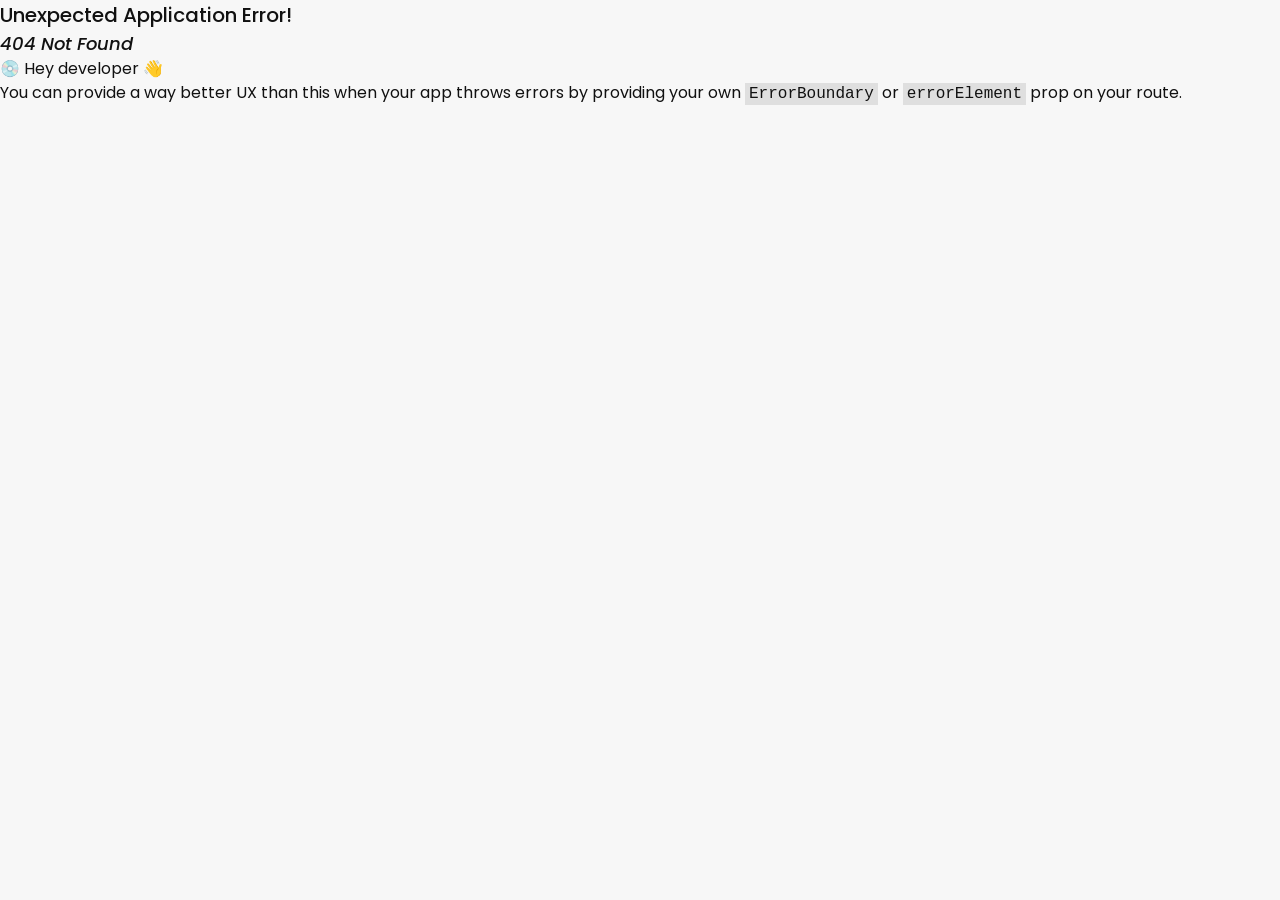
<file: index.html>
<!DOCTYPE html>
  <html lang="en">
    <head>
      
      <meta charset="UTF-8" />
      <meta name="viewport" content="width=device-width, initial-scale=1.0" />
      <link rel="icon" type="image/png" sizes="128x128" href="/favicon.png?v=2" />
      <link rel="apple-touch-icon" href="/favicon.png?v=2" />
      <title>Poppe — Digital Product &amp; Experience Strategist</title>
      <meta name="description" content="Digital product and experience strategist translating customer insight, complex systems, and technical constraints into clear product direction and measurable impact." />
      <meta name="robots" content="index, follow" />
      <link rel="canonical" href="https://whoispoppe.com/" />

      <meta property="og:type" content="website" />
      <meta property="og:site_name" content="Who Is Poppe" />
      <meta property="og:title" content="Poppe — Digital Product &amp; Experience Strategist" />
      <meta property="og:description" content="Making complex products and systems understandable—and actionable through customer insight, product strategy, technical translation, and measurable impact." />
      <meta property="og:url" content="https://whoispoppe.com/" />
      <meta property="og:image" content="https://whoispoppe.com/social-preview.png?v=4" />
      <meta property="og:image:secure_url" content="https://whoispoppe.com/social-preview.png?v=4" />
      <meta property="og:image:type" content="image/png" />
      <meta property="og:image:width" content="1200" />
      <meta property="og:image:height" content="630" />
      <meta property="og:image:alt" content="Who Is Poppe — Digital Product and Experience Strategist" />

      <meta name="twitter:card" content="summary_large_image" />
      <meta name="twitter:title" content="Poppe — Digital Product &amp; Experience Strategist" />
      <meta name="twitter:description" content="Making complex products and systems understandable—and actionable through customer insight, product strategy, technical translation, and measurable impact." />
      <meta name="twitter:image" content="https://whoispoppe.com/social-preview.png?v=4" />
      <meta name="twitter:image:alt" content="Who Is Poppe — Digital Product and Experience Strategist" />
      <script type="application/ld+json">
      {"@context":"https://schema.org","@type":"Person","name":"Stephanie \"Poppe\" Poppe","alternateName":"Poppe","url":"https://whoispoppe.com/","image":"https://whoispoppe.com/poppe-portrait.jpg","jobTitle":"Digital Product & Experience Strategist","address":{"@type":"PostalAddress","addressLocality":"Indianapolis","addressRegion":"IN","addressCountry":"US"},"sameAs":["https://www.linkedin.com/in/whoispoppe/"]}
      </script>
      <style>html, body { height: 100%; margin: 0; } #root { height: 100%; }</style>
      
      <script type="module" crossorigin src="/assets/index-DrY5Uszk.js"></script>
      <link rel="stylesheet" crossorigin href="/assets/index-BtUAZXsR.css">
    </head>

    <body>
      
      <div id="root"></div>
      
    </body>
  </html>
</file>
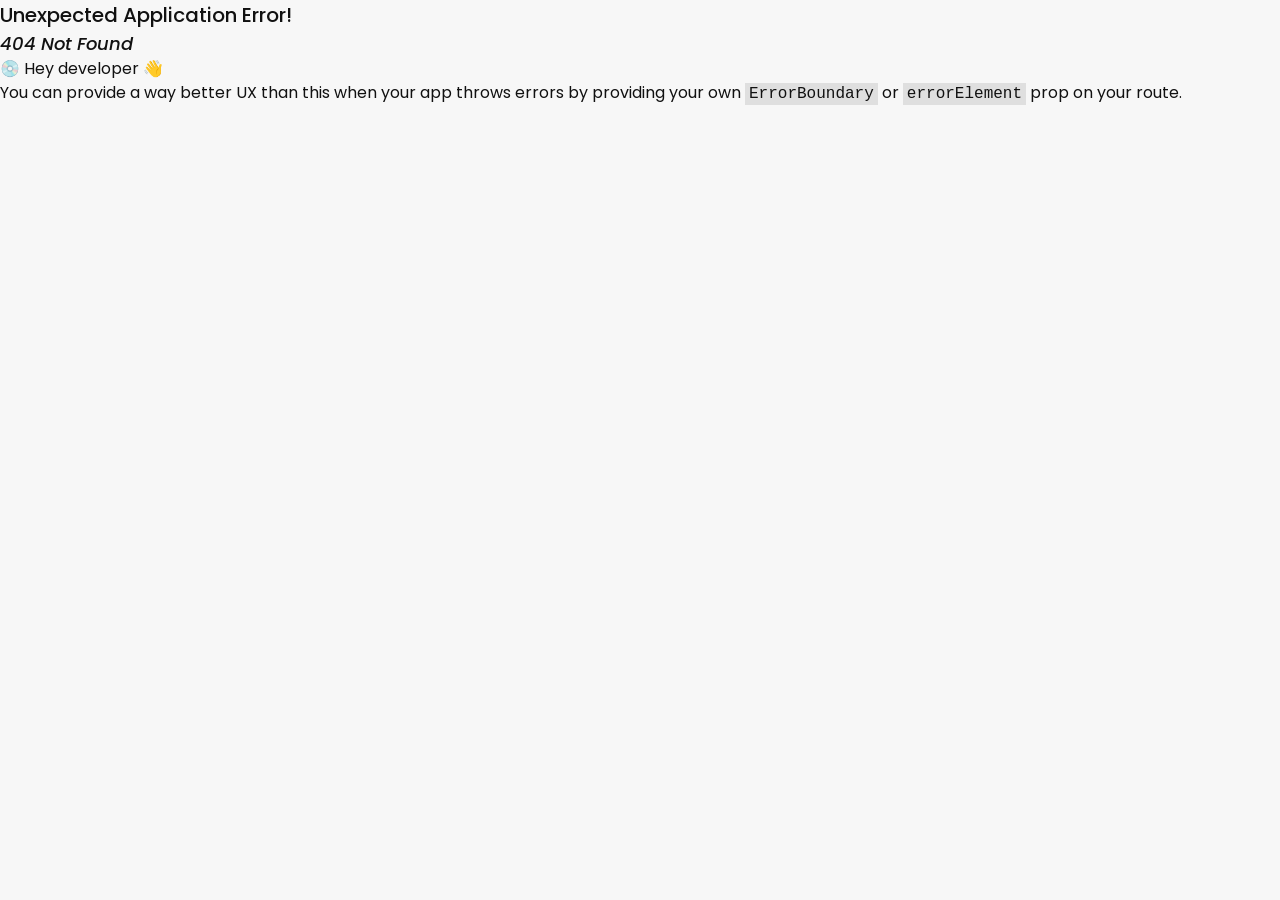
<file: experiments/index.html>
<!DOCTYPE html>
  <html lang="en">
    <head>
      
      <meta charset="UTF-8" />
      <meta name="viewport" content="width=device-width, initial-scale=1.0" />
      <link rel="icon" type="image/png" sizes="128x128" href="/favicon.png?v=2" />
      <link rel="apple-touch-icon" href="/favicon.png?v=2" />
      <title>Experiments & Ventures | Who Is Poppe</title>
      <meta name="description" content="Independent research, product, network, and AI operations systems by Poppe, published with honest maturity labels and visible learning boundaries." />
      <meta name="robots" content="index, follow" />
      <link rel="canonical" href="https://whoispoppe.com/experiments/" />

      <meta property="og:type" content="website" />
      <meta property="og:site_name" content="Who Is Poppe" />
      <meta property="og:title" content="Experiments & Ventures | Who Is Poppe" />
      <meta property="og:description" content="Independent research, product, network, and AI operations systems by Poppe, published with honest maturity labels and visible learning boundaries." />
      <meta property="og:url" content="https://whoispoppe.com/experiments/" />
      <meta property="og:image" content="https://whoispoppe.com/social-preview.png?v=4" />
      <meta property="og:image:secure_url" content="https://whoispoppe.com/social-preview.png?v=4" />
      <meta property="og:image:type" content="image/png" />
      <meta property="og:image:width" content="1200" />
      <meta property="og:image:height" content="630" />
      <meta property="og:image:alt" content="Who Is Poppe — Digital Product and Experience Strategist" />

      <meta name="twitter:card" content="summary_large_image" />
      <meta name="twitter:title" content="Experiments & Ventures | Who Is Poppe" />
      <meta name="twitter:description" content="Independent research, product, network, and AI operations systems by Poppe, published with honest maturity labels and visible learning boundaries." />
      <meta name="twitter:image" content="https://whoispoppe.com/social-preview.png?v=4" />
      <meta name="twitter:image:alt" content="Who Is Poppe — Digital Product and Experience Strategist" />
      <script type="application/ld+json">
      {"@context":"https://schema.org","@type":"Person","name":"Stephanie \"Poppe\" Poppe","alternateName":"Poppe","url":"https://whoispoppe.com/","image":"https://whoispoppe.com/poppe-portrait.jpg","jobTitle":"Digital Product & Experience Strategist","address":{"@type":"PostalAddress","addressLocality":"Indianapolis","addressRegion":"IN","addressCountry":"US"},"sameAs":["https://www.linkedin.com/in/whoispoppe/"]}
      </script>
      <style>html, body { height: 100%; margin: 0; } #root { height: 100%; }</style>
      
      <script type="module" crossorigin src="/assets/index-DrY5Uszk.js"></script>
      <link rel="stylesheet" crossorigin href="/assets/index-BtUAZXsR.css">
    </head>

    <body>
      
      <div id="root"></div>
      
    </body>
  </html>
</file>
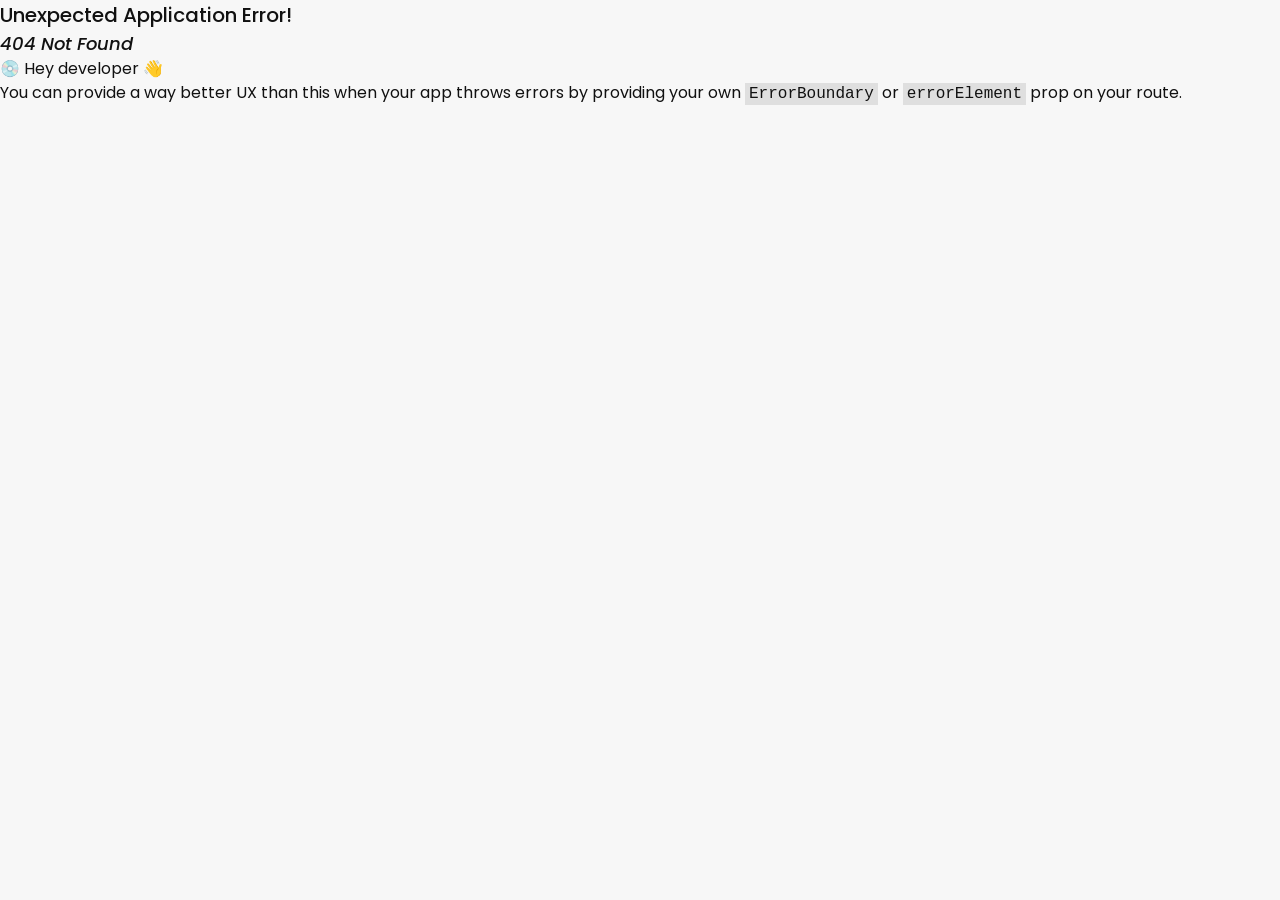
<file: research-intelligence/index.html>
<!DOCTYPE html>
  <html lang="en">
    <head>
      
      <meta charset="UTF-8" />
      <meta name="viewport" content="width=device-width, initial-scale=1.0" />
      <link rel="icon" type="image/png" sizes="128x128" href="/favicon.png?v=2" />
      <link rel="apple-touch-icon" href="/favicon.png?v=2" />
      <title>From Research Practice to Intelligence System | Who Is Poppe</title>
      <meta name="description" content="How Poppe turned fragmented research evidence into a focused, governed AI product strategy for trustworthy project memory." />
      <meta name="robots" content="index, follow" />
      <link rel="canonical" href="https://whoispoppe.com/research-intelligence/" />

      <meta property="og:type" content="website" />
      <meta property="og:site_name" content="Who Is Poppe" />
      <meta property="og:title" content="From Research Practice to Intelligence System | Who Is Poppe" />
      <meta property="og:description" content="How Poppe turned fragmented research evidence into a focused, governed AI product strategy for trustworthy project memory." />
      <meta property="og:url" content="https://whoispoppe.com/research-intelligence/" />
      <meta property="og:image" content="https://whoispoppe.com/social-preview.png?v=4" />
      <meta property="og:image:secure_url" content="https://whoispoppe.com/social-preview.png?v=4" />
      <meta property="og:image:type" content="image/png" />
      <meta property="og:image:width" content="1200" />
      <meta property="og:image:height" content="630" />
      <meta property="og:image:alt" content="Who Is Poppe — Digital Product and Experience Strategist" />

      <meta name="twitter:card" content="summary_large_image" />
      <meta name="twitter:title" content="From Research Practice to Intelligence System | Who Is Poppe" />
      <meta name="twitter:description" content="How Poppe turned fragmented research evidence into a focused, governed AI product strategy for trustworthy project memory." />
      <meta name="twitter:image" content="https://whoispoppe.com/social-preview.png?v=4" />
      <meta name="twitter:image:alt" content="Who Is Poppe — Digital Product and Experience Strategist" />
      <script type="application/ld+json">
      {"@context":"https://schema.org","@type":"Person","name":"Stephanie \"Poppe\" Poppe","alternateName":"Poppe","url":"https://whoispoppe.com/","image":"https://whoispoppe.com/poppe-portrait.jpg","jobTitle":"Digital Product & Experience Strategist","address":{"@type":"PostalAddress","addressLocality":"Indianapolis","addressRegion":"IN","addressCountry":"US"},"sameAs":["https://www.linkedin.com/in/whoispoppe/"]}
      </script>
      <style>html, body { height: 100%; margin: 0; } #root { height: 100%; }</style>
      
      <script type="module" crossorigin src="/assets/index-DrY5Uszk.js"></script>
      <link rel="stylesheet" crossorigin href="/assets/index-BtUAZXsR.css">
    </head>

    <body>
      
      <div id="root"></div>
      
    </body>
  </html>
</file>
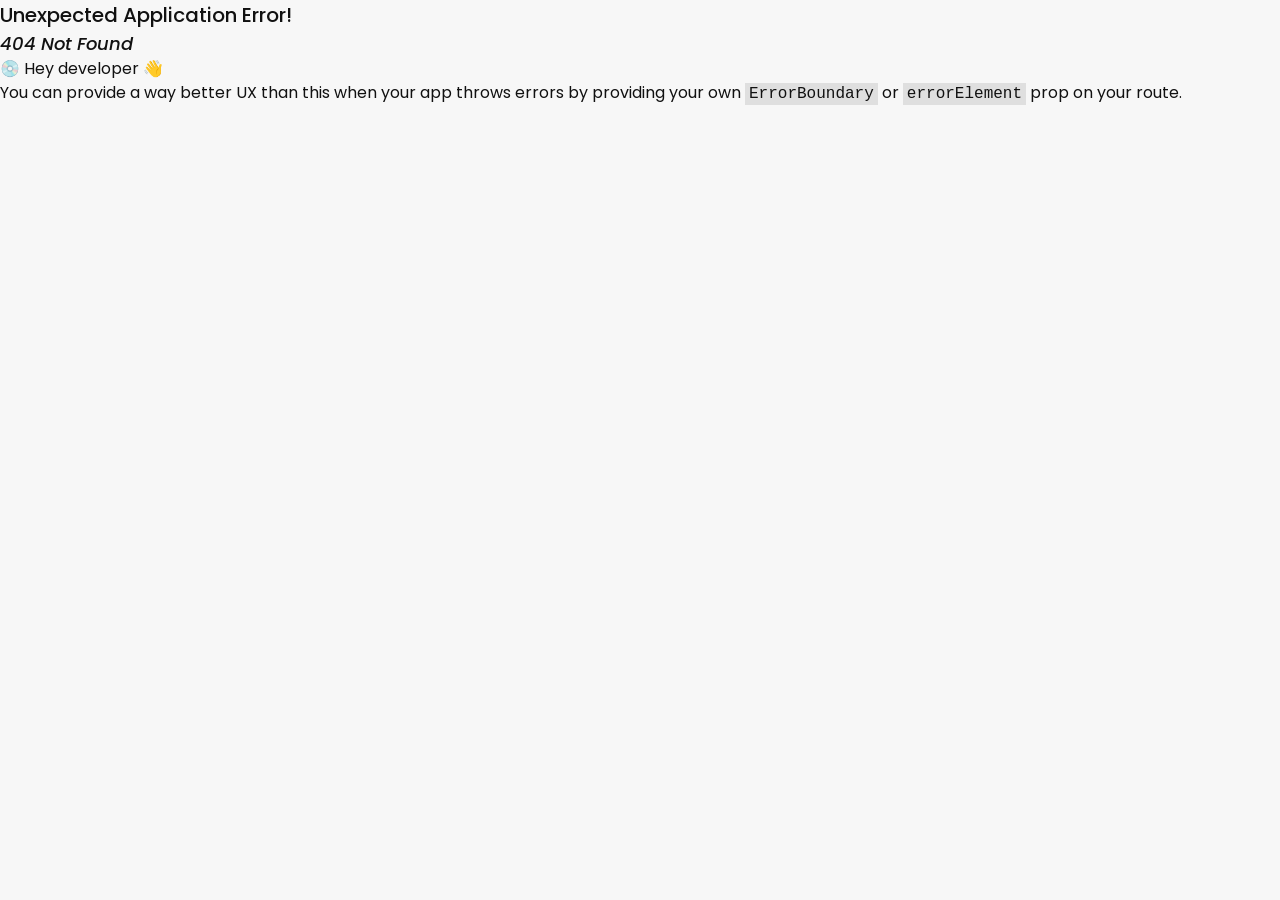
<file: resume/index.html>
<!DOCTYPE html>
  <html lang="en">
    <head>
      
      <meta charset="UTF-8" />
      <meta name="viewport" content="width=device-width, initial-scale=1.0" />
      <link rel="icon" type="image/png" sizes="128x128" href="/favicon.png?v=2" />
      <link rel="apple-touch-icon" href="/favicon.png?v=2" />
      <title>Stephanie Poppe Resume | Who Is Poppe</title>
      <meta name="description" content="View and download Stephanie Poppe’s resume for digital product strategy, experience design, research, and transformation leadership." />
      <meta name="robots" content="index, follow" />
      <link rel="canonical" href="https://whoispoppe.com/resume/" />

      <meta property="og:type" content="website" />
      <meta property="og:site_name" content="Who Is Poppe" />
      <meta property="og:title" content="Stephanie Poppe Resume | Who Is Poppe" />
      <meta property="og:description" content="View and download Stephanie Poppe’s resume for digital product strategy, experience design, research, and transformation leadership." />
      <meta property="og:url" content="https://whoispoppe.com/resume/" />
      <meta property="og:image" content="https://whoispoppe.com/social-preview.png?v=4" />
      <meta property="og:image:secure_url" content="https://whoispoppe.com/social-preview.png?v=4" />
      <meta property="og:image:type" content="image/png" />
      <meta property="og:image:width" content="1200" />
      <meta property="og:image:height" content="630" />
      <meta property="og:image:alt" content="Who Is Poppe — Digital Product and Experience Strategist" />

      <meta name="twitter:card" content="summary_large_image" />
      <meta name="twitter:title" content="Stephanie Poppe Resume | Who Is Poppe" />
      <meta name="twitter:description" content="View and download Stephanie Poppe’s resume for digital product strategy, experience design, research, and transformation leadership." />
      <meta name="twitter:image" content="https://whoispoppe.com/social-preview.png?v=4" />
      <meta name="twitter:image:alt" content="Who Is Poppe — Digital Product and Experience Strategist" />
      <script type="application/ld+json">
      {"@context":"https://schema.org","@type":"Person","name":"Stephanie \"Poppe\" Poppe","alternateName":"Poppe","url":"https://whoispoppe.com/","image":"https://whoispoppe.com/poppe-portrait.jpg","jobTitle":"Digital Product & Experience Strategist","address":{"@type":"PostalAddress","addressLocality":"Indianapolis","addressRegion":"IN","addressCountry":"US"},"sameAs":["https://www.linkedin.com/in/whoispoppe/"]}
      </script>
      <style>html, body { height: 100%; margin: 0; } #root { height: 100%; }</style>
      
      <script type="module" crossorigin src="/assets/index-DrY5Uszk.js"></script>
      <link rel="stylesheet" crossorigin href="/assets/index-BtUAZXsR.css">
    </head>

    <body>
      
      <div id="root"></div>
      
    </body>
  </html>
</file>
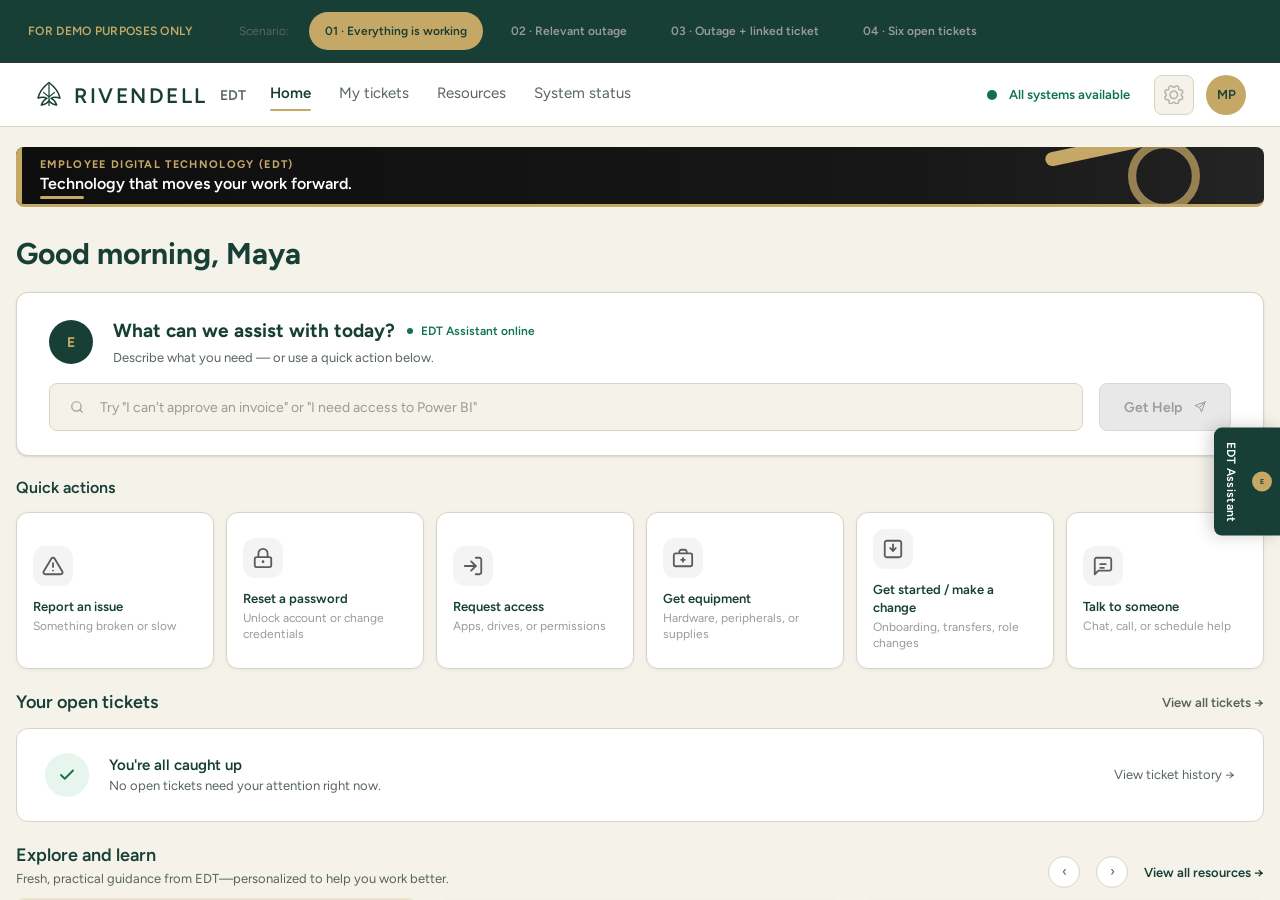
<file: Rivendell/index.html>
<!doctype html>
<html lang="en">
  <head>
    
    <meta charset="UTF-8" />
    <meta name="viewport" content="width=device-width, initial-scale=1.0" />
    <meta name="theme-color" content="#173f36" />
    <title>Rivendell Digital Support</title>
    
    <meta name="description" content="Delivers an interactive prototype featuring sticky headers and modern animations to enhance user engagement and streamline navigation for designers and developers.">
    <meta name="robots" content="noindex, nofollow">
    <meta property="og:title" content="Figma Make App">
    <meta property="og:description" content="Delivers an interactive prototype featuring sticky headers and modern animations to enhance user engagement and streamline navigation for designers and developers.">
    <script type="module" crossorigin src="/Rivendell/assets/index-D26Ie_2T.js"></script>
    <link rel="stylesheet" crossorigin href="/Rivendell/assets/index-C3WcK0_2.css">
  </head>
  <body>
    
    <div id="root"></div>
    
  </body>
</html>
</file>
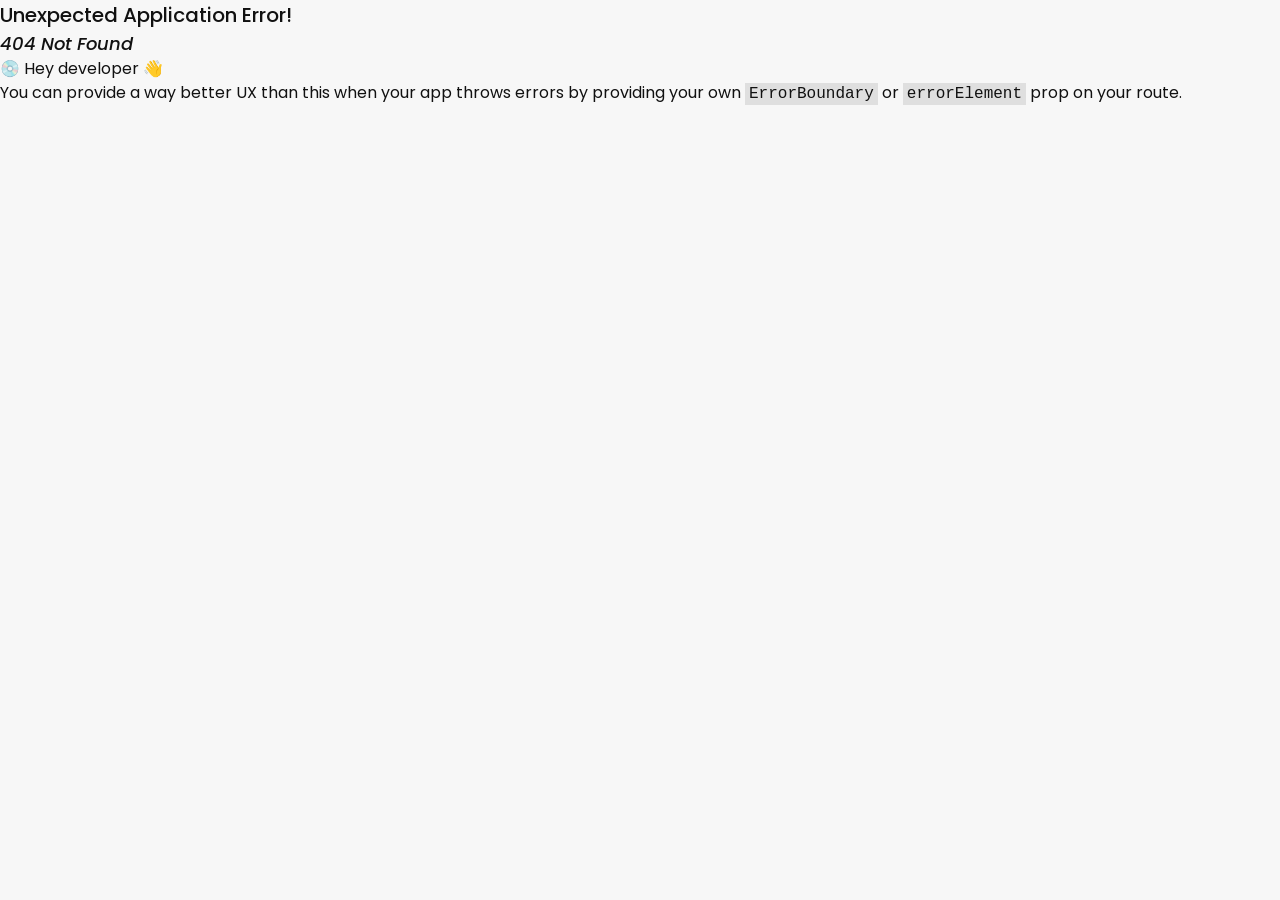
<file: experiments/hq/index.html>
<!DOCTYPE html>
  <html lang="en">
    <head>
      
      <meta charset="UTF-8" />
      <meta name="viewport" content="width=device-width, initial-scale=1.0" />
      <link rel="icon" type="image/png" sizes="128x128" href="/favicon.png?v=2" />
      <link rel="apple-touch-icon" href="/favicon.png?v=2" />
      <title>HQ: AI Decision & Operations Ecosystem | Who Is Poppe</title>
      <meta name="description" content="A self-tested HQ prototype showing versioned sources, selected review context, and a named decision record; council deliberation and action workflows remain proposed." />
      <meta name="robots" content="index, follow" />
      <link rel="canonical" href="https://whoispoppe.com/experiments/hq/" />

      <meta property="og:type" content="website" />
      <meta property="og:site_name" content="Who Is Poppe" />
      <meta property="og:title" content="HQ: AI Decision & Operations Ecosystem | Who Is Poppe" />
      <meta property="og:description" content="A self-tested HQ prototype showing versioned sources, selected review context, and a named decision record; council deliberation and action workflows remain proposed." />
      <meta property="og:url" content="https://whoispoppe.com/experiments/hq/" />
      <meta property="og:image" content="https://whoispoppe.com/social-preview.png?v=4" />
      <meta property="og:image:secure_url" content="https://whoispoppe.com/social-preview.png?v=4" />
      <meta property="og:image:type" content="image/png" />
      <meta property="og:image:width" content="1200" />
      <meta property="og:image:height" content="630" />
      <meta property="og:image:alt" content="Who Is Poppe — Digital Product and Experience Strategist" />

      <meta name="twitter:card" content="summary_large_image" />
      <meta name="twitter:title" content="HQ: AI Decision & Operations Ecosystem | Who Is Poppe" />
      <meta name="twitter:description" content="A self-tested HQ prototype showing versioned sources, selected review context, and a named decision record; council deliberation and action workflows remain proposed." />
      <meta name="twitter:image" content="https://whoispoppe.com/social-preview.png?v=4" />
      <meta name="twitter:image:alt" content="Who Is Poppe — Digital Product and Experience Strategist" />
      <script type="application/ld+json">
      {"@context":"https://schema.org","@type":"Person","name":"Stephanie \"Poppe\" Poppe","alternateName":"Poppe","url":"https://whoispoppe.com/","image":"https://whoispoppe.com/poppe-portrait.jpg","jobTitle":"Digital Product & Experience Strategist","address":{"@type":"PostalAddress","addressLocality":"Indianapolis","addressRegion":"IN","addressCountry":"US"},"sameAs":["https://www.linkedin.com/in/whoispoppe/"]}
      </script>
      <style>html, body { height: 100%; margin: 0; } #root { height: 100%; }</style>
      
      <script type="module" crossorigin src="/assets/index-DrY5Uszk.js"></script>
      <link rel="stylesheet" crossorigin href="/assets/index-BtUAZXsR.css">
    </head>

    <body>
      
      <div id="root"></div>
      
    </body>
  </html>
</file>
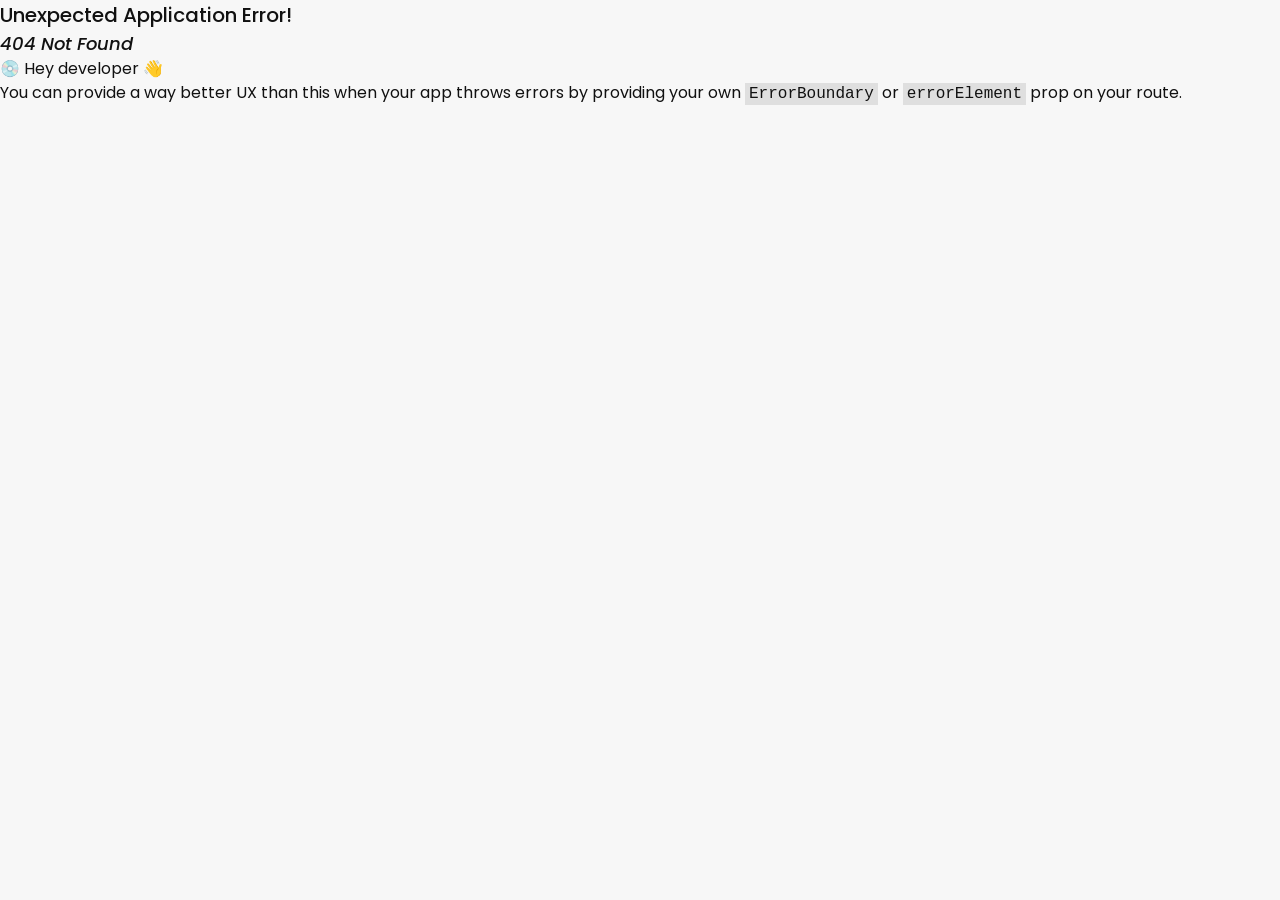
<file: experiments/research-methods-playbook/index.html>
<!DOCTYPE html>
  <html lang="en">
    <head>
      
      <meta charset="UTF-8" />
      <meta name="viewport" content="width=device-width, initial-scale=1.0" />
      <link rel="icon" type="image/png" sizes="128x128" href="/favicon.png?v=2" />
      <link rel="apple-touch-icon" href="/favicon.png?v=2" />
      <title>Research Methods Playbook | Who Is Poppe</title>
      <meta name="description" content="A self-tested research methods prototype for finding, comparing, saving, and privately adapting current method guidance; contribution review and team adoption remain proposed." />
      <meta name="robots" content="index, follow" />
      <link rel="canonical" href="https://whoispoppe.com/experiments/research-methods-playbook/" />

      <meta property="og:type" content="website" />
      <meta property="og:site_name" content="Who Is Poppe" />
      <meta property="og:title" content="Research Methods Playbook | Who Is Poppe" />
      <meta property="og:description" content="A self-tested research methods prototype for finding, comparing, saving, and privately adapting current method guidance; contribution review and team adoption remain proposed." />
      <meta property="og:url" content="https://whoispoppe.com/experiments/research-methods-playbook/" />
      <meta property="og:image" content="https://whoispoppe.com/social-preview.png?v=4" />
      <meta property="og:image:secure_url" content="https://whoispoppe.com/social-preview.png?v=4" />
      <meta property="og:image:type" content="image/png" />
      <meta property="og:image:width" content="1200" />
      <meta property="og:image:height" content="630" />
      <meta property="og:image:alt" content="Who Is Poppe — Digital Product and Experience Strategist" />

      <meta name="twitter:card" content="summary_large_image" />
      <meta name="twitter:title" content="Research Methods Playbook | Who Is Poppe" />
      <meta name="twitter:description" content="A self-tested research methods prototype for finding, comparing, saving, and privately adapting current method guidance; contribution review and team adoption remain proposed." />
      <meta name="twitter:image" content="https://whoispoppe.com/social-preview.png?v=4" />
      <meta name="twitter:image:alt" content="Who Is Poppe — Digital Product and Experience Strategist" />
      <script type="application/ld+json">
      {"@context":"https://schema.org","@type":"Person","name":"Stephanie \"Poppe\" Poppe","alternateName":"Poppe","url":"https://whoispoppe.com/","image":"https://whoispoppe.com/poppe-portrait.jpg","jobTitle":"Digital Product & Experience Strategist","address":{"@type":"PostalAddress","addressLocality":"Indianapolis","addressRegion":"IN","addressCountry":"US"},"sameAs":["https://www.linkedin.com/in/whoispoppe/"]}
      </script>
      <style>html, body { height: 100%; margin: 0; } #root { height: 100%; }</style>
      
      <script type="module" crossorigin src="/assets/index-DrY5Uszk.js"></script>
      <link rel="stylesheet" crossorigin href="/assets/index-BtUAZXsR.css">
    </head>

    <body>
      
      <div id="root"></div>
      
    </body>
  </html>
</file>
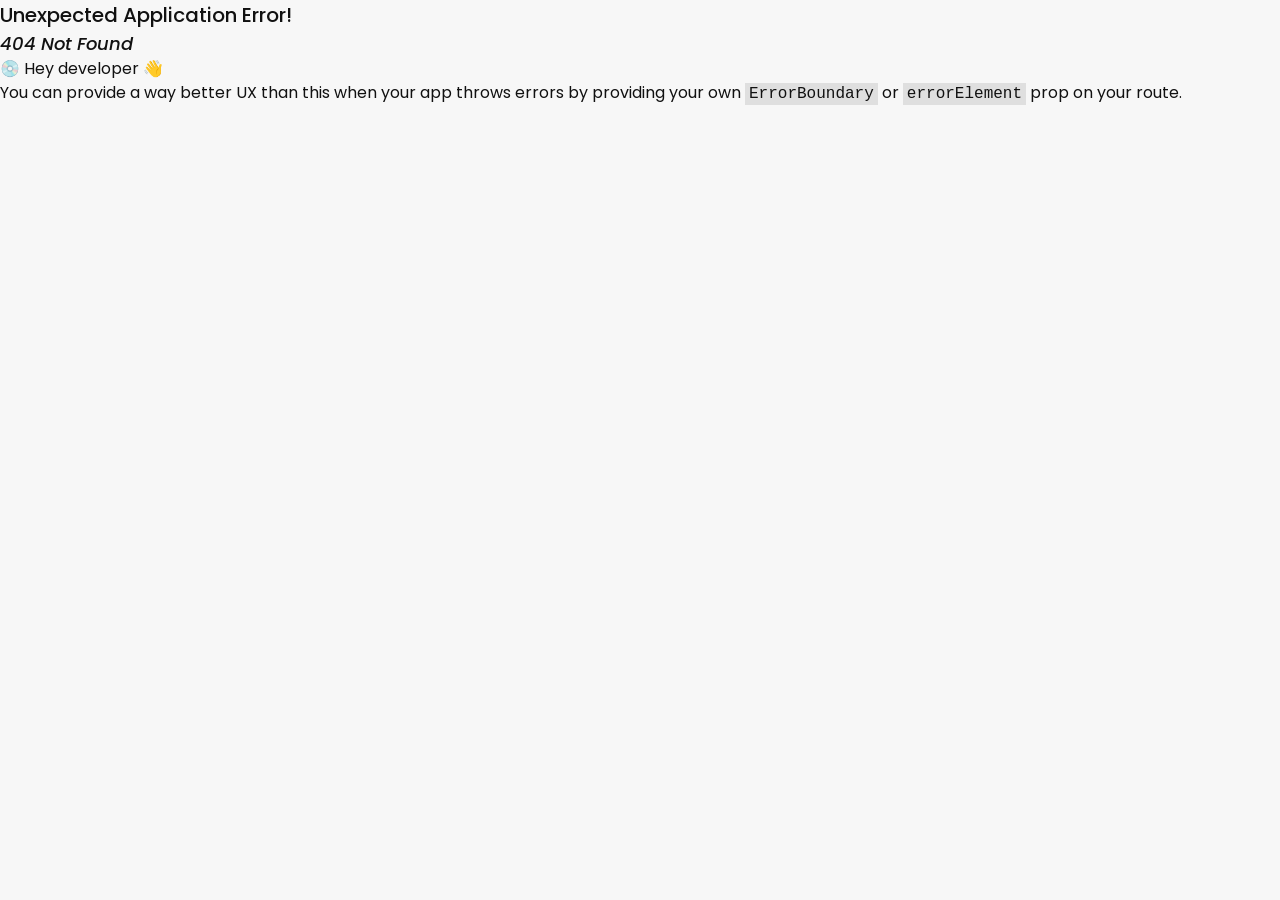
<file: work/agricultural-equipment-service/index.html>
<!DOCTYPE html>
  <html lang="en">
    <head>
      
      <meta charset="UTF-8" />
      <meta name="viewport" content="width=device-width, initial-scale=1.0" />
      <link rel="icon" type="image/png" sizes="128x128" href="/favicon.png?v=2" />
      <link rel="apple-touch-icon" href="/favicon.png?v=2" />
      <title>Private Case Study | Who Is Poppe</title>
      <meta name="description" content="A private case study from Who Is Poppe’s product and experience portfolio." />
      <meta name="robots" content="noindex, nofollow" />
      <link rel="canonical" href="https://whoispoppe.com/work/agricultural-equipment-service/" />

      <meta property="og:type" content="website" />
      <meta property="og:site_name" content="Who Is Poppe" />
      <meta property="og:title" content="Private Case Study | Who Is Poppe" />
      <meta property="og:description" content="A private case study from Who Is Poppe’s product and experience portfolio." />
      <meta property="og:url" content="https://whoispoppe.com/work/agricultural-equipment-service/" />
      <meta property="og:image" content="https://whoispoppe.com/social-preview.png?v=4" />
      <meta property="og:image:secure_url" content="https://whoispoppe.com/social-preview.png?v=4" />
      <meta property="og:image:type" content="image/png" />
      <meta property="og:image:width" content="1200" />
      <meta property="og:image:height" content="630" />
      <meta property="og:image:alt" content="Who Is Poppe — Digital Product and Experience Strategist" />

      <meta name="twitter:card" content="summary_large_image" />
      <meta name="twitter:title" content="Private Case Study | Who Is Poppe" />
      <meta name="twitter:description" content="A private case study from Who Is Poppe’s product and experience portfolio." />
      <meta name="twitter:image" content="https://whoispoppe.com/social-preview.png?v=4" />
      <meta name="twitter:image:alt" content="Who Is Poppe — Digital Product and Experience Strategist" />
      <script type="application/ld+json">
      {"@context":"https://schema.org","@type":"Person","name":"Stephanie \"Poppe\" Poppe","alternateName":"Poppe","url":"https://whoispoppe.com/","image":"https://whoispoppe.com/poppe-portrait.jpg","jobTitle":"Digital Product & Experience Strategist","address":{"@type":"PostalAddress","addressLocality":"Indianapolis","addressRegion":"IN","addressCountry":"US"},"sameAs":["https://www.linkedin.com/in/whoispoppe/"]}
      </script>
      <style>html, body { height: 100%; margin: 0; } #root { height: 100%; }</style>
      
      <script type="module" crossorigin src="/assets/index-DrY5Uszk.js"></script>
      <link rel="stylesheet" crossorigin href="/assets/index-BtUAZXsR.css">
    </head>

    <body>
      
      <div id="root"></div>
      
    </body>
  </html>
</file>
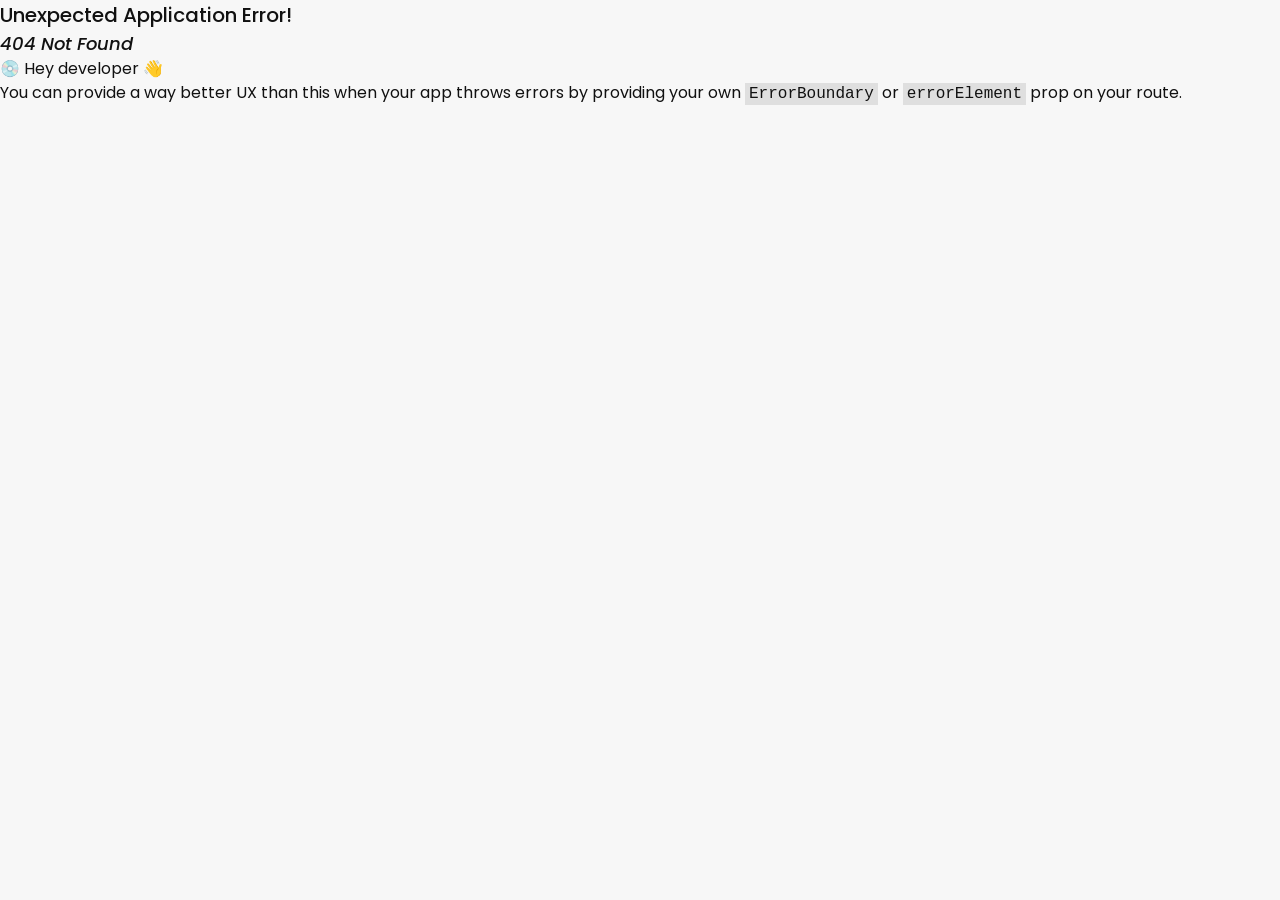
<file: work/clinical-knowledge-trial-intelligence/index.html>
<!DOCTYPE html>
  <html lang="en">
    <head>
      
      <meta charset="UTF-8" />
      <meta name="viewport" content="width=device-width, initial-scale=1.0" />
      <link rel="icon" type="image/png" sizes="128x128" href="/favicon.png?v=2" />
      <link rel="apple-touch-icon" href="/favicon.png?v=2" />
      <title>Private Case Study | Who Is Poppe</title>
      <meta name="description" content="A private case study from Who Is Poppe’s product and experience portfolio." />
      <meta name="robots" content="noindex, nofollow" />
      <link rel="canonical" href="https://whoispoppe.com/work/clinical-knowledge-trial-intelligence/" />

      <meta property="og:type" content="website" />
      <meta property="og:site_name" content="Who Is Poppe" />
      <meta property="og:title" content="Private Case Study | Who Is Poppe" />
      <meta property="og:description" content="A private case study from Who Is Poppe’s product and experience portfolio." />
      <meta property="og:url" content="https://whoispoppe.com/work/clinical-knowledge-trial-intelligence/" />
      <meta property="og:image" content="https://whoispoppe.com/social-preview.png?v=4" />
      <meta property="og:image:secure_url" content="https://whoispoppe.com/social-preview.png?v=4" />
      <meta property="og:image:type" content="image/png" />
      <meta property="og:image:width" content="1200" />
      <meta property="og:image:height" content="630" />
      <meta property="og:image:alt" content="Who Is Poppe — Digital Product and Experience Strategist" />

      <meta name="twitter:card" content="summary_large_image" />
      <meta name="twitter:title" content="Private Case Study | Who Is Poppe" />
      <meta name="twitter:description" content="A private case study from Who Is Poppe’s product and experience portfolio." />
      <meta name="twitter:image" content="https://whoispoppe.com/social-preview.png?v=4" />
      <meta name="twitter:image:alt" content="Who Is Poppe — Digital Product and Experience Strategist" />
      <script type="application/ld+json">
      {"@context":"https://schema.org","@type":"Person","name":"Stephanie \"Poppe\" Poppe","alternateName":"Poppe","url":"https://whoispoppe.com/","image":"https://whoispoppe.com/poppe-portrait.jpg","jobTitle":"Digital Product & Experience Strategist","address":{"@type":"PostalAddress","addressLocality":"Indianapolis","addressRegion":"IN","addressCountry":"US"},"sameAs":["https://www.linkedin.com/in/whoispoppe/"]}
      </script>
      <style>html, body { height: 100%; margin: 0; } #root { height: 100%; }</style>
      
      <script type="module" crossorigin src="/assets/index-DrY5Uszk.js"></script>
      <link rel="stylesheet" crossorigin href="/assets/index-BtUAZXsR.css">
    </head>

    <body>
      
      <div id="root"></div>
      
    </body>
  </html>
</file>
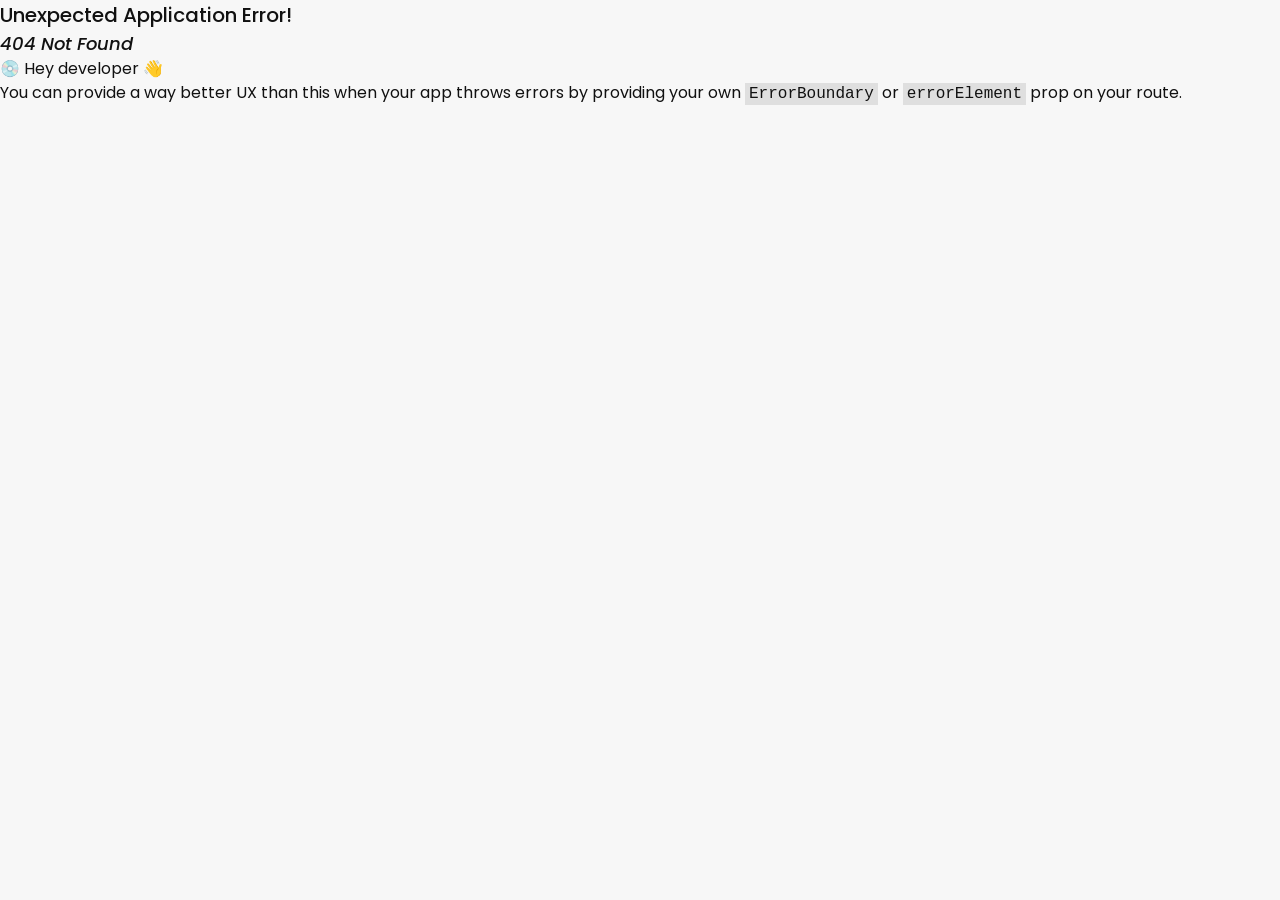
<file: work/connected-home-water-platform/index.html>
<!DOCTYPE html>
  <html lang="en">
    <head>
      
      <meta charset="UTF-8" />
      <meta name="viewport" content="width=device-width, initial-scale=1.0" />
      <link rel="icon" type="image/png" sizes="128x128" href="/favicon.png?v=2" />
      <link rel="apple-touch-icon" href="/favicon.png?v=2" />
      <title>Private Case Study | Who Is Poppe</title>
      <meta name="description" content="A private case study from Who Is Poppe’s product and experience portfolio." />
      <meta name="robots" content="noindex, nofollow" />
      <link rel="canonical" href="https://whoispoppe.com/work/connected-home-water-platform/" />

      <meta property="og:type" content="website" />
      <meta property="og:site_name" content="Who Is Poppe" />
      <meta property="og:title" content="Private Case Study | Who Is Poppe" />
      <meta property="og:description" content="A private case study from Who Is Poppe’s product and experience portfolio." />
      <meta property="og:url" content="https://whoispoppe.com/work/connected-home-water-platform/" />
      <meta property="og:image" content="https://whoispoppe.com/social-preview.png?v=4" />
      <meta property="og:image:secure_url" content="https://whoispoppe.com/social-preview.png?v=4" />
      <meta property="og:image:type" content="image/png" />
      <meta property="og:image:width" content="1200" />
      <meta property="og:image:height" content="630" />
      <meta property="og:image:alt" content="Who Is Poppe — Digital Product and Experience Strategist" />

      <meta name="twitter:card" content="summary_large_image" />
      <meta name="twitter:title" content="Private Case Study | Who Is Poppe" />
      <meta name="twitter:description" content="A private case study from Who Is Poppe’s product and experience portfolio." />
      <meta name="twitter:image" content="https://whoispoppe.com/social-preview.png?v=4" />
      <meta name="twitter:image:alt" content="Who Is Poppe — Digital Product and Experience Strategist" />
      <script type="application/ld+json">
      {"@context":"https://schema.org","@type":"Person","name":"Stephanie \"Poppe\" Poppe","alternateName":"Poppe","url":"https://whoispoppe.com/","image":"https://whoispoppe.com/poppe-portrait.jpg","jobTitle":"Digital Product & Experience Strategist","address":{"@type":"PostalAddress","addressLocality":"Indianapolis","addressRegion":"IN","addressCountry":"US"},"sameAs":["https://www.linkedin.com/in/whoispoppe/"]}
      </script>
      <style>html, body { height: 100%; margin: 0; } #root { height: 100%; }</style>
      
      <script type="module" crossorigin src="/assets/index-DrY5Uszk.js"></script>
      <link rel="stylesheet" crossorigin href="/assets/index-BtUAZXsR.css">
    </head>

    <body>
      
      <div id="root"></div>
      
    </body>
  </html>
</file>
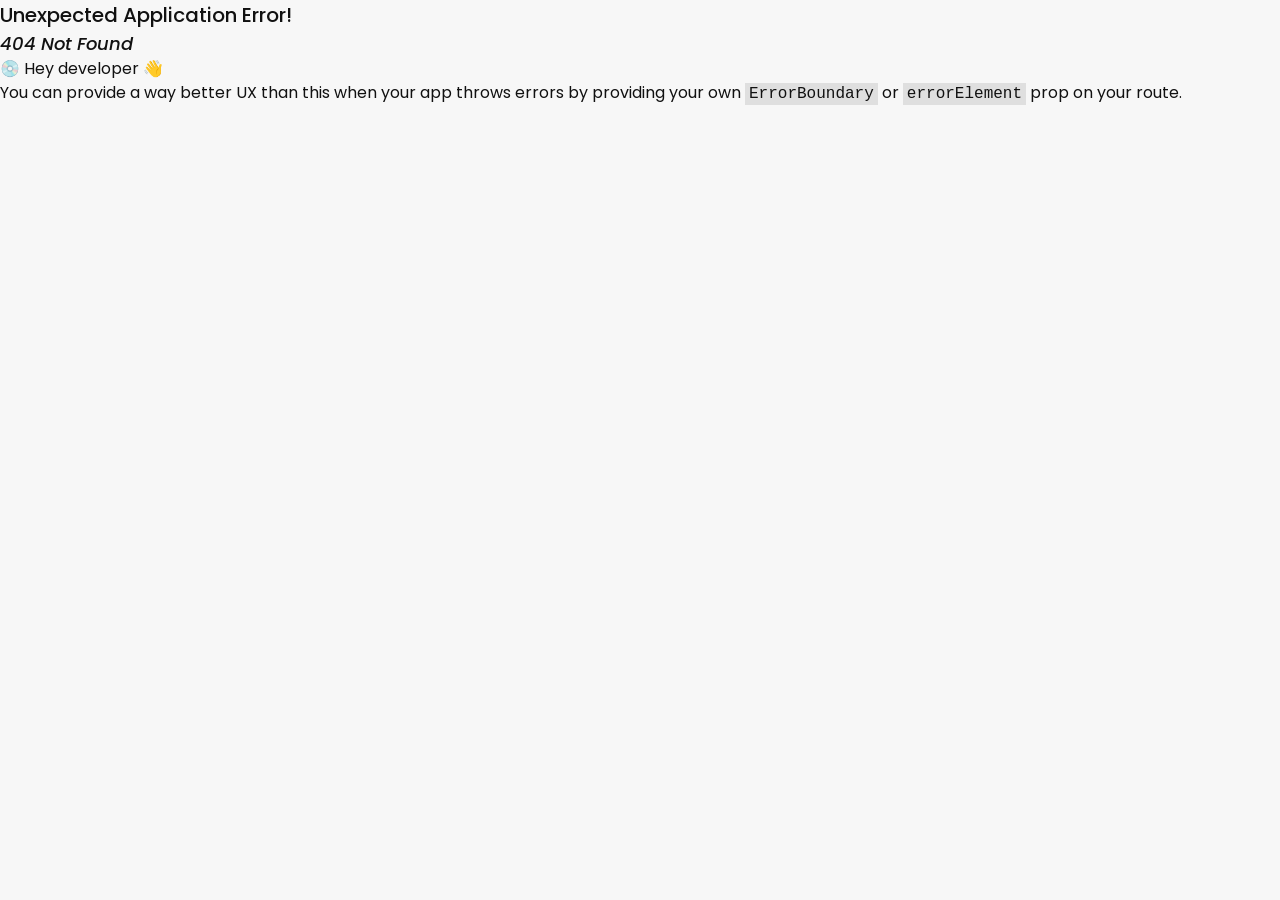
<file: work/kamp-connected-equipment-platform/index.html>
<!DOCTYPE html>
  <html lang="en">
    <head>
      
      <meta charset="UTF-8" />
      <meta name="viewport" content="width=device-width, initial-scale=1.0" />
      <link rel="icon" type="image/png" sizes="128x128" href="/favicon.png?v=2" />
      <link rel="apple-touch-icon" href="/favicon.png?v=2" />
      <title>Private Case Study | Who Is Poppe</title>
      <meta name="description" content="A private case study from Who Is Poppe’s product and experience portfolio." />
      <meta name="robots" content="noindex, nofollow" />
      <link rel="canonical" href="https://whoispoppe.com/work/kamp-connected-equipment-platform/" />

      <meta property="og:type" content="website" />
      <meta property="og:site_name" content="Who Is Poppe" />
      <meta property="og:title" content="Private Case Study | Who Is Poppe" />
      <meta property="og:description" content="A private case study from Who Is Poppe’s product and experience portfolio." />
      <meta property="og:url" content="https://whoispoppe.com/work/kamp-connected-equipment-platform/" />
      <meta property="og:image" content="https://whoispoppe.com/social-preview.png?v=4" />
      <meta property="og:image:secure_url" content="https://whoispoppe.com/social-preview.png?v=4" />
      <meta property="og:image:type" content="image/png" />
      <meta property="og:image:width" content="1200" />
      <meta property="og:image:height" content="630" />
      <meta property="og:image:alt" content="Who Is Poppe — Digital Product and Experience Strategist" />

      <meta name="twitter:card" content="summary_large_image" />
      <meta name="twitter:title" content="Private Case Study | Who Is Poppe" />
      <meta name="twitter:description" content="A private case study from Who Is Poppe’s product and experience portfolio." />
      <meta name="twitter:image" content="https://whoispoppe.com/social-preview.png?v=4" />
      <meta name="twitter:image:alt" content="Who Is Poppe — Digital Product and Experience Strategist" />
      <script type="application/ld+json">
      {"@context":"https://schema.org","@type":"Person","name":"Stephanie \"Poppe\" Poppe","alternateName":"Poppe","url":"https://whoispoppe.com/","image":"https://whoispoppe.com/poppe-portrait.jpg","jobTitle":"Digital Product & Experience Strategist","address":{"@type":"PostalAddress","addressLocality":"Indianapolis","addressRegion":"IN","addressCountry":"US"},"sameAs":["https://www.linkedin.com/in/whoispoppe/"]}
      </script>
      <style>html, body { height: 100%; margin: 0; } #root { height: 100%; }</style>
      
      <script type="module" crossorigin src="/assets/index-DrY5Uszk.js"></script>
      <link rel="stylesheet" crossorigin href="/assets/index-BtUAZXsR.css">
    </head>

    <body>
      
      <div id="root"></div>
      
    </body>
  </html>
</file>
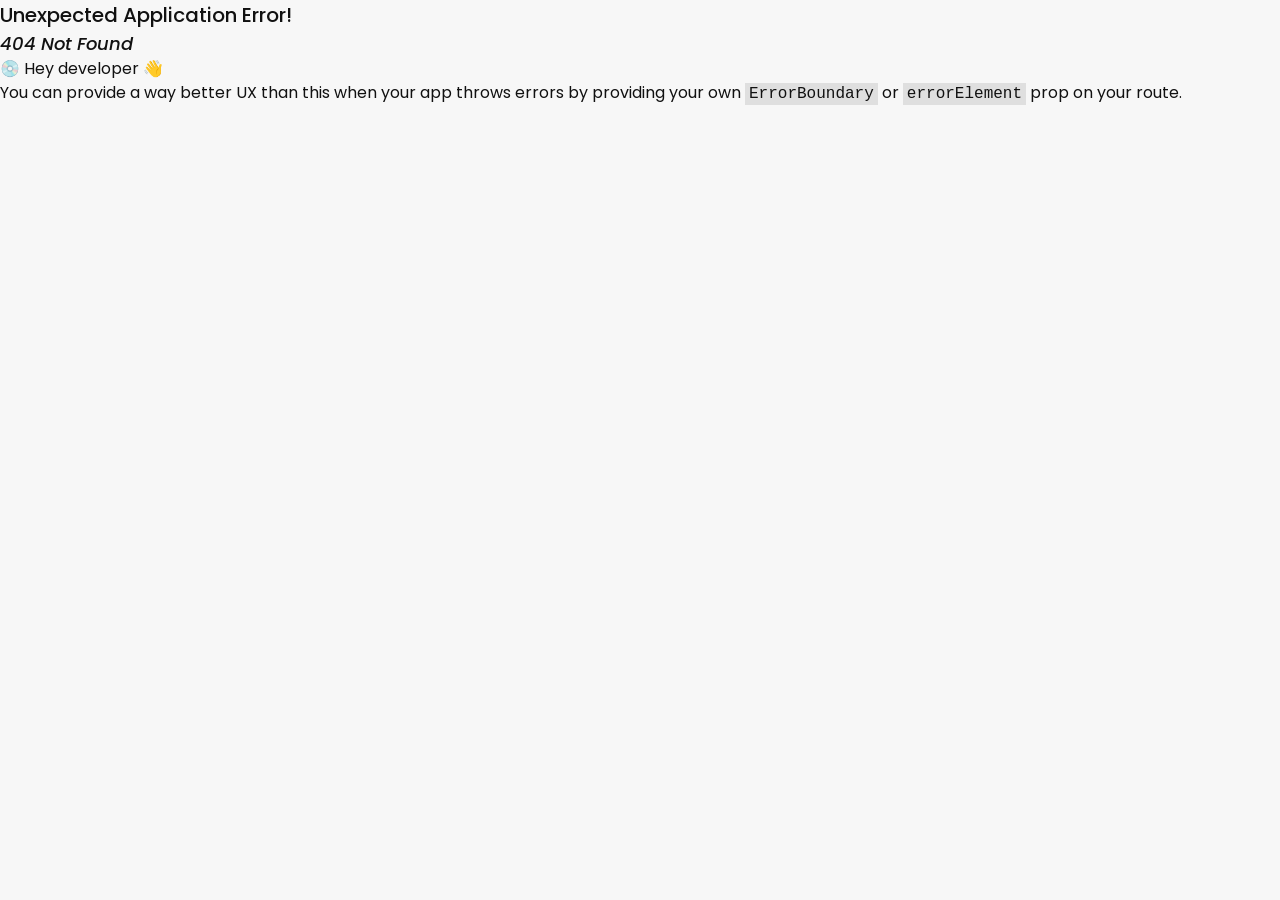
<file: work/kroger-warehouse-claims/index.html>
<!DOCTYPE html>
  <html lang="en">
    <head>
      
      <meta charset="UTF-8" />
      <meta name="viewport" content="width=device-width, initial-scale=1.0" />
      <link rel="icon" type="image/png" sizes="128x128" href="/favicon.png?v=2" />
      <link rel="apple-touch-icon" href="/favicon.png?v=2" />
      <title>Private Case Study | Who Is Poppe</title>
      <meta name="description" content="A private case study from Who Is Poppe’s product and experience portfolio." />
      <meta name="robots" content="noindex, nofollow" />
      <link rel="canonical" href="https://whoispoppe.com/work/kroger-warehouse-claims/" />

      <meta property="og:type" content="website" />
      <meta property="og:site_name" content="Who Is Poppe" />
      <meta property="og:title" content="Private Case Study | Who Is Poppe" />
      <meta property="og:description" content="A private case study from Who Is Poppe’s product and experience portfolio." />
      <meta property="og:url" content="https://whoispoppe.com/work/kroger-warehouse-claims/" />
      <meta property="og:image" content="https://whoispoppe.com/social-preview.png?v=4" />
      <meta property="og:image:secure_url" content="https://whoispoppe.com/social-preview.png?v=4" />
      <meta property="og:image:type" content="image/png" />
      <meta property="og:image:width" content="1200" />
      <meta property="og:image:height" content="630" />
      <meta property="og:image:alt" content="Who Is Poppe — Digital Product and Experience Strategist" />

      <meta name="twitter:card" content="summary_large_image" />
      <meta name="twitter:title" content="Private Case Study | Who Is Poppe" />
      <meta name="twitter:description" content="A private case study from Who Is Poppe’s product and experience portfolio." />
      <meta name="twitter:image" content="https://whoispoppe.com/social-preview.png?v=4" />
      <meta name="twitter:image:alt" content="Who Is Poppe — Digital Product and Experience Strategist" />
      <script type="application/ld+json">
      {"@context":"https://schema.org","@type":"Person","name":"Stephanie \"Poppe\" Poppe","alternateName":"Poppe","url":"https://whoispoppe.com/","image":"https://whoispoppe.com/poppe-portrait.jpg","jobTitle":"Digital Product & Experience Strategist","address":{"@type":"PostalAddress","addressLocality":"Indianapolis","addressRegion":"IN","addressCountry":"US"},"sameAs":["https://www.linkedin.com/in/whoispoppe/"]}
      </script>
      <style>html, body { height: 100%; margin: 0; } #root { height: 100%; }</style>
      
      <script type="module" crossorigin src="/assets/index-DrY5Uszk.js"></script>
      <link rel="stylesheet" crossorigin href="/assets/index-BtUAZXsR.css">
    </head>

    <body>
      
      <div id="root"></div>
      
    </body>
  </html>
</file>
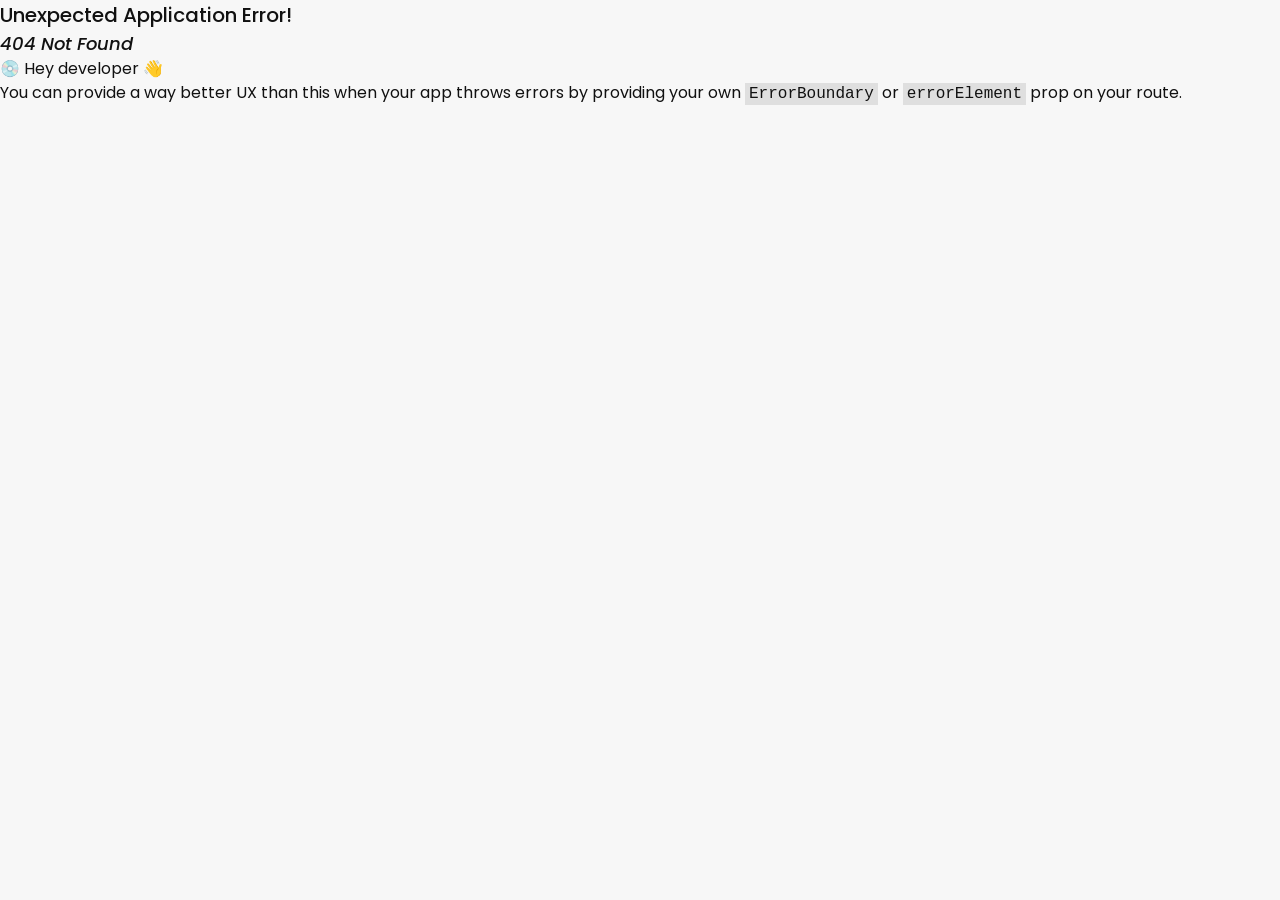
<file: work/permanent-container-labels/index.html>
<!DOCTYPE html>
  <html lang="en">
    <head>
      
      <meta charset="UTF-8" />
      <meta name="viewport" content="width=device-width, initial-scale=1.0" />
      <link rel="icon" type="image/png" sizes="128x128" href="/favicon.png?v=2" />
      <link rel="apple-touch-icon" href="/favicon.png?v=2" />
      <title>Private Case Study | Who Is Poppe</title>
      <meta name="description" content="A private case study from Who Is Poppe’s product and experience portfolio." />
      <meta name="robots" content="noindex, nofollow" />
      <link rel="canonical" href="https://whoispoppe.com/work/permanent-container-labels/" />

      <meta property="og:type" content="website" />
      <meta property="og:site_name" content="Who Is Poppe" />
      <meta property="og:title" content="Private Case Study | Who Is Poppe" />
      <meta property="og:description" content="A private case study from Who Is Poppe’s product and experience portfolio." />
      <meta property="og:url" content="https://whoispoppe.com/work/permanent-container-labels/" />
      <meta property="og:image" content="https://whoispoppe.com/social-preview.png?v=4" />
      <meta property="og:image:secure_url" content="https://whoispoppe.com/social-preview.png?v=4" />
      <meta property="og:image:type" content="image/png" />
      <meta property="og:image:width" content="1200" />
      <meta property="og:image:height" content="630" />
      <meta property="og:image:alt" content="Who Is Poppe — Digital Product and Experience Strategist" />

      <meta name="twitter:card" content="summary_large_image" />
      <meta name="twitter:title" content="Private Case Study | Who Is Poppe" />
      <meta name="twitter:description" content="A private case study from Who Is Poppe’s product and experience portfolio." />
      <meta name="twitter:image" content="https://whoispoppe.com/social-preview.png?v=4" />
      <meta name="twitter:image:alt" content="Who Is Poppe — Digital Product and Experience Strategist" />
      <script type="application/ld+json">
      {"@context":"https://schema.org","@type":"Person","name":"Stephanie \"Poppe\" Poppe","alternateName":"Poppe","url":"https://whoispoppe.com/","image":"https://whoispoppe.com/poppe-portrait.jpg","jobTitle":"Digital Product & Experience Strategist","address":{"@type":"PostalAddress","addressLocality":"Indianapolis","addressRegion":"IN","addressCountry":"US"},"sameAs":["https://www.linkedin.com/in/whoispoppe/"]}
      </script>
      <style>html, body { height: 100%; margin: 0; } #root { height: 100%; }</style>
      
      <script type="module" crossorigin src="/assets/index-DrY5Uszk.js"></script>
      <link rel="stylesheet" crossorigin href="/assets/index-BtUAZXsR.css">
    </head>

    <body>
      
      <div id="root"></div>
      
    </body>
  </html>
</file>
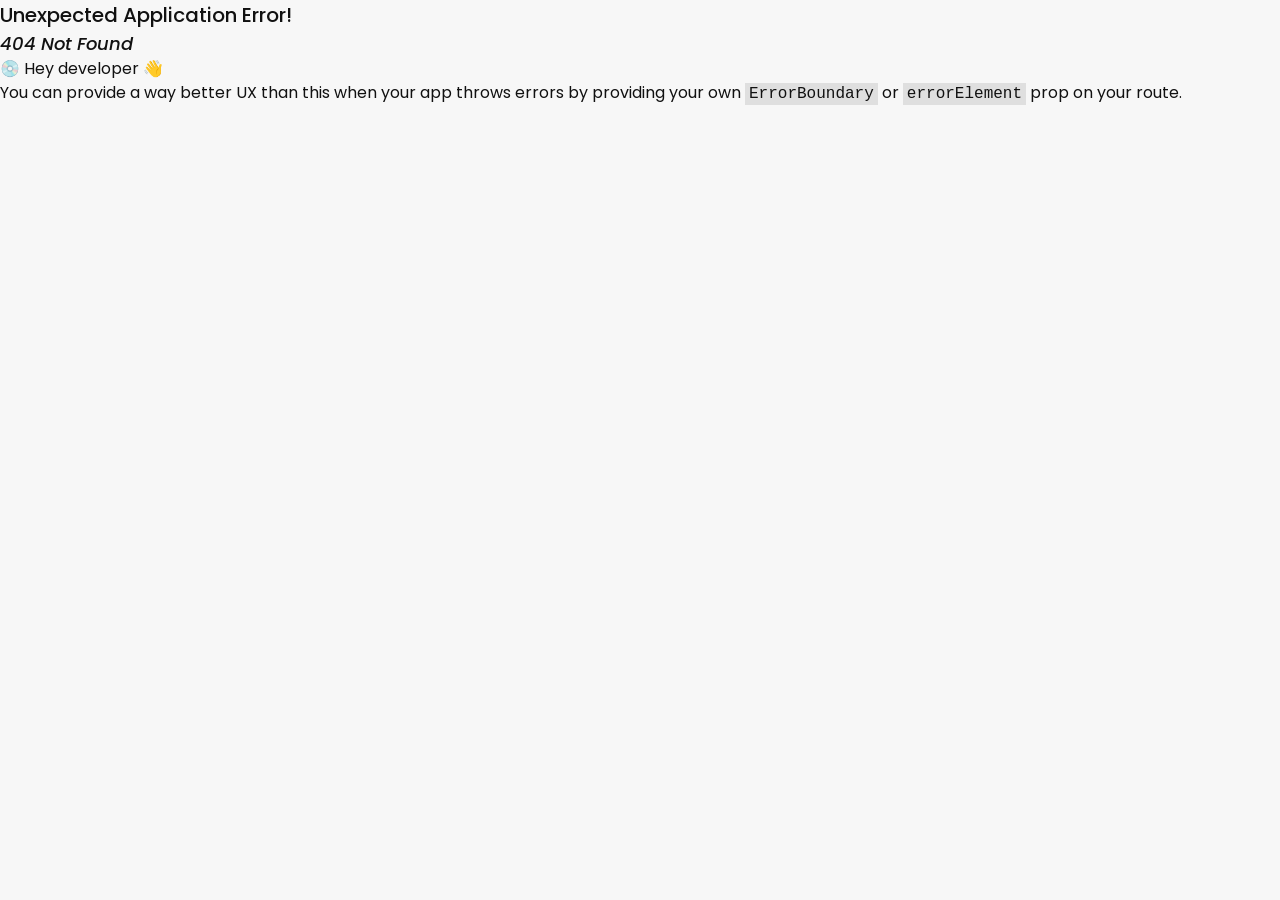
<file: work/rivendell-enterprise-support/index.html>
<!DOCTYPE html>
  <html lang="en">
    <head>
      
      <meta charset="UTF-8" />
      <meta name="viewport" content="width=device-width, initial-scale=1.0" />
      <link rel="icon" type="image/png" sizes="128x128" href="/favicon.png?v=2" />
      <link rel="apple-touch-icon" href="/favicon.png?v=2" />
      <title>Rivendell Enterprise Support | Who Is Poppe</title>
      <meta name="description" content="A fictionalized enterprise-support case study connecting research synthesis, experience strategy, and an interactive prototype." />
      <meta name="robots" content="noindex, nofollow" />
      <link rel="canonical" href="https://whoispoppe.com/work/rivendell-enterprise-support/" />

      <meta property="og:type" content="website" />
      <meta property="og:site_name" content="Who Is Poppe" />
      <meta property="og:title" content="Rivendell Enterprise Support | Who Is Poppe" />
      <meta property="og:description" content="A fictionalized enterprise-support case study connecting research synthesis, experience strategy, and an interactive prototype." />
      <meta property="og:url" content="https://whoispoppe.com/work/rivendell-enterprise-support/" />
      <meta property="og:image" content="https://whoispoppe.com/social-preview.png?v=4" />
      <meta property="og:image:secure_url" content="https://whoispoppe.com/social-preview.png?v=4" />
      <meta property="og:image:type" content="image/png" />
      <meta property="og:image:width" content="1200" />
      <meta property="og:image:height" content="630" />
      <meta property="og:image:alt" content="Who Is Poppe — Digital Product and Experience Strategist" />

      <meta name="twitter:card" content="summary_large_image" />
      <meta name="twitter:title" content="Rivendell Enterprise Support | Who Is Poppe" />
      <meta name="twitter:description" content="A fictionalized enterprise-support case study connecting research synthesis, experience strategy, and an interactive prototype." />
      <meta name="twitter:image" content="https://whoispoppe.com/social-preview.png?v=4" />
      <meta name="twitter:image:alt" content="Who Is Poppe — Digital Product and Experience Strategist" />
      <script type="application/ld+json">
      {"@context":"https://schema.org","@type":"Person","name":"Stephanie \"Poppe\" Poppe","alternateName":"Poppe","url":"https://whoispoppe.com/","image":"https://whoispoppe.com/poppe-portrait.jpg","jobTitle":"Digital Product & Experience Strategist","address":{"@type":"PostalAddress","addressLocality":"Indianapolis","addressRegion":"IN","addressCountry":"US"},"sameAs":["https://www.linkedin.com/in/whoispoppe/"]}
      </script>
      <style>html, body { height: 100%; margin: 0; } #root { height: 100%; }</style>
      
      <script type="module" crossorigin src="/assets/index-DrY5Uszk.js"></script>
      <link rel="stylesheet" crossorigin href="/assets/index-BtUAZXsR.css">
    </head>

    <body>
      
      <div id="root"></div>
      
    </body>
  </html>
</file>
<file: assets/index-BtUAZXsR.css>
@import"https://fonts.googleapis.com/css2?family=Poppins:wght@400;500;600;700&display=swap";.pcl-case-study{overflow-x:clip}.case-study-access-passphrase-field{position:relative}.case-study-access-passphrase-input{padding-right:3.25rem}.case-study-access-passphrase-toggle{position:absolute;top:50%;right:0;display:inline-flex;min-width:44px;min-height:44px;align-items:center;justify-content:center;transform:translateY(-50%);border-radius:.5rem;color:#555}.case-study-access-passphrase-toggle:hover{color:#111}.case-study-access-passphrase-toggle:focus-visible{outline:2px solid #237748;outline-offset:-2px}.case-study-access-passphrase-toggle svg{width:1.125rem;height:1.125rem}.portfolio-hero,.selected-work,.operating-model,.portfolio-experience{max-width:80rem;margin-inline:auto;padding:clamp(3rem,7vw,5.5rem) 1.5rem}.portfolio-hero{position:relative;display:grid;grid-template-columns:1.08fr .92fr;gap:clamp(2rem,6vw,4.5rem);align-items:center;overflow:hidden}.hero-content{position:relative;z-index:2}.hero-kicker{margin-bottom:1rem;color:#237748;font-size:.72rem;font-weight:800;letter-spacing:.11em;line-height:1.55;text-transform:uppercase}.portfolio-hero h1{max-width:42rem;margin:0 0 1.5rem;color:#111;font-size:clamp(2.65rem,5.1vw,4.1rem);font-weight:800;letter-spacing:-.045em;line-height:1.02}.hero-gray{color:#767676;font-weight:600}.hero-action{position:relative;display:inline-block;color:#111;font-weight:600}.hero-action:after{position:absolute;right:0;bottom:.12em;left:0;z-index:-1;height:.22em;background:#6edfa3;content:""}.hero-copy{max-width:40rem;margin-bottom:.9rem;color:#111;font-size:clamp(1.05rem,1.7vw,1.2rem);font-weight:600;line-height:1.65}.hero-proof{max-width:38rem;margin-bottom:1.75rem;color:#737373;font-size:.9rem;line-height:1.7}.hero-actions{display:flex;flex-wrap:wrap;gap:.7rem}.portfolio-button{display:inline-flex;min-width:44px;min-height:44px;align-items:center;justify-content:center;gap:.45rem;border:1.5px solid #111;border-radius:999px;padding:.68rem 1.05rem;color:#111;font-size:.74rem;font-weight:700;line-height:1.2;transition:transform .22s,background .22s,color .22s,box-shadow .22s}.portfolio-button svg{width:1rem;height:1rem}.portfolio-button:hover,.portfolio-button:focus-visible,.portfolio-button:active{background:#6edfa3;color:#111;box-shadow:0 9px 24px #6edfa340;transform:translateY(-2px)}.portfolio-button-primary{background:#111;color:#fff}.portfolio-button-tertiary{border-color:transparent;background:#e9e9e9;color:#333}.hero-orb{position:absolute;border-radius:999px;pointer-events:none}.hero-orb-primary{top:20%;left:25%;z-index:1;width:12rem;height:12rem;background:#6edfa3;opacity:.18}.hero-orb-secondary{bottom:6%;left:2%;width:6rem;height:6rem;background:linear-gradient(135deg,#6edfa3,#111);opacity:.09}.hero-portrait{position:relative;padding:.8rem;border-radius:3.2rem;background:linear-gradient(145deg,#6edfa333,#ffffffbf)}.hero-portrait:before{position:absolute;top:-1rem;right:-1rem;bottom:-1rem;left:-1rem;z-index:-1;border-radius:3.4rem;background:linear-gradient(135deg,#6edfa3,#111);filter:blur(2rem);opacity:.14;content:""}.hero-portrait img{display:block;width:100%;max-height:29rem;border-radius:2.1rem;background:#e9e7e3;object-fit:contain;object-position:center;box-shadow:0 22px 48px #0000002b}.innovation-experiments{max-width:80rem;margin-inline:auto;padding:clamp(2.5rem,5vw,4rem) 1.5rem clamp(3rem,6vw,4.75rem)}.innovation-intro{display:flex;align-items:end;justify-content:space-between;gap:2rem;margin-bottom:1.5rem}.innovation-intro p{max-width:43rem;margin:.8rem 0 0;color:#666;font-size:.93rem;line-height:1.65}.innovation-link{box-sizing:border-box;flex:none;min-height:44px}.innovation-grid{display:grid;grid-template-columns:repeat(2,minmax(0,1fr));gap:1.2rem}.section-intro-row{display:flex;align-items:end;justify-content:space-between;gap:2rem;margin-bottom:2rem}.section-intro-row>p{max-width:35rem;margin:0;color:#666;font-size:.95rem;line-height:1.65}.work-grid{display:grid;grid-template-columns:repeat(2,minmax(0,1fr));gap:1.65rem;align-items:start}.work-card{overflow:hidden;border:1px solid rgba(17,17,17,.1);border-radius:2rem;background:#fff;box-shadow:0 7px #6edfa3ad,0 18px 38px #00000012;transition:transform .28s,box-shadow .28s}.work-card--client:nth-child(2n){transform:translateY(2rem)}.work-card:hover{box-shadow:0 10px #6edfa3c2,0 24px 48px #0000001a;transform:translateY(-.35rem)}.work-card--client:nth-child(2n):hover{transform:translateY(1.65rem)}.work-card-media{position:relative;height:16.5rem;overflow:hidden;background:#eaeaea}.work-card-media img{width:100%;height:100%;object-fit:cover;transition:transform .5s}.work-card:hover img{transform:scale(1.035)}.work-card-affordance{position:absolute;right:1rem;bottom:1rem;display:flex;align-items:center;gap:.35rem;border-radius:999px;background:#111111f0;padding:.55rem .75rem;color:#fff;font-size:.6rem;font-weight:700}.work-card-media svg{width:.75rem}.work-card-body{padding:1.5rem 1.6rem 1.75rem}.work-card-status{display:inline-flex;align-items:center;border-radius:999px;background:#e1f8ec;padding:.28rem .55rem;color:#237748;font-size:.57rem;font-weight:800;letter-spacing:.08em;line-height:1.2;text-transform:uppercase}.work-card-body small{display:block;margin-top:.65rem;color:#237748;font-size:.61rem;font-weight:800;letter-spacing:.11em;text-transform:uppercase}.work-card-body h3{margin:.6rem 0;color:#111;font-size:1.45rem;font-weight:800;line-height:1.2}.work-card-body p{margin-bottom:.9rem;border-left:3px solid #6edfa3;padding-left:.8rem;color:#111;font-size:.87rem;font-weight:600;line-height:1.6}.work-card-outcome{color:#777;font-size:.66rem;line-height:1.55}.work-card--innovation,.work-card--compact{border-radius:1.55rem;box-shadow:0 10px 26px #00000012;transform:none}.work-card--innovation:hover,.work-card--compact:hover{transform:translateY(-.2rem)}.work-card--innovation .work-card-media,.work-card--compact .work-card-media{height:10rem}.work-card--innovation .work-card-body,.work-card--compact .work-card-body{padding:1rem 1.1rem 1.2rem}.work-card--innovation .work-card-body h3,.work-card--compact .work-card-body h3{font-size:1rem}.work-card--innovation .work-card-body p,.work-card--compact .work-card-body p{border:0;padding:0;font-size:.72rem;font-weight:500}.work-card--innovation .work-card-outcome,.work-card--compact .work-card-outcome{font-size:.63rem}.more-work,.experience-history{margin-top:3.7rem;overflow:hidden;border:1px solid rgba(17,17,17,.13);border-radius:1.8rem;background:#fff;box-shadow:0 10px 30px #0000000e}.more-work summary,.experience-history summary{display:flex;align-items:center;justify-content:space-between;gap:1rem;padding:1.15rem 1.35rem;cursor:pointer;list-style:none;transition:background .22s}.more-work summary::-webkit-details-marker,.experience-history summary::-webkit-details-marker{display:none}.more-work summary:hover,.more-work summary:focus-visible,.more-work[open] summary,.experience-history summary:hover,.experience-history summary:focus-visible,.experience-history[open] summary{background:#6edfa3}.more-work summary b{display:block;font-size:.9rem}.more-work summary small{display:block;margin-top:.2rem;color:#666;font-size:.65rem}.more-work-toggle,.experience-history summary>span{display:grid;width:2.2rem;height:2.2rem;flex:none;place-items:center;border-radius:50%;background:#111;color:#6edfa3;transition:transform .25s}.more-work[open] .more-work-toggle,.experience-history[open] summary>span{transform:rotate(45deg)}.more-work-toggle svg,.experience-history summary svg{width:1rem}.more-work-grid{display:grid;grid-template-columns:repeat(2,1fr);gap:1.15rem;padding:1.35rem}.innovation-overview{position:relative;isolation:isolate;display:grid;grid-template-columns:minmax(0,1.05fr) minmax(20rem,.95fr);align-items:center;gap:clamp(2rem,6vw,5rem);overflow:hidden;border:1px solid rgba(255,255,255,.1);border-radius:2.45rem;background:#111;padding:clamp(2rem,5vw,4rem);color:#fff;box-shadow:0 20px 50px #0000001f}.innovation-overview:before{position:absolute;top:-35%;right:-15%;z-index:-1;width:60%;aspect-ratio:1;border-radius:50%;background:#6edfa3;filter:blur(7rem);opacity:.18;content:""}.innovation-overview__copy h3{max-width:35rem;margin-top:1.5rem;font-size:clamp(2rem,4vw,3.4rem);font-weight:800;letter-spacing:-.04em;line-height:1.06}.innovation-overview__copy>p{max-width:38rem;margin-top:1rem;color:#c7c7c7;font-size:.92rem;line-height:1.75}.innovation-overview__copy>small{display:block;margin-top:1.25rem;color:#9ff2c4;font-size:.64rem;font-weight:800;letter-spacing:.08em;line-height:1.6;text-transform:uppercase}.innovation-overview__cta{min-height:44px;margin-top:1.5rem;border-color:#6edfa3;background:#6edfa3;color:#111}.innovation-overview__visual{position:relative;min-height:21rem}.innovation-overview__frame{position:absolute;overflow:hidden;width:88%;border:1px solid rgba(255,255,255,.2);border-radius:1.45rem;background:#f3f1ea;box-shadow:0 24px 55px #00000059}.innovation-overview__frame img{display:block;width:100%;aspect-ratio:2/1;object-fit:cover}.innovation-overview__frame--playbook{top:0;left:0;transform:rotate(-3deg)}.innovation-overview__frame--hq{right:0;bottom:0;transform:rotate(3deg)}.presentation-showcase{max-width:80rem;margin-inline:auto;padding:clamp(3rem,7vw,5.5rem) 1.5rem}.presentation-showcase__intro{display:flex;align-items:end;justify-content:space-between;gap:2rem;margin-bottom:2rem}.presentation-showcase__intro>div>p{max-width:44rem;margin:.8rem 0 0;color:#666;font-size:.93rem;line-height:1.65}.presentation-showcase__signal{flex:none;border:1px solid rgba(35,119,72,.28);border-radius:999px;background:#e1f8ec;padding:.45rem .75rem;color:#237748;font-size:.61rem;font-weight:800;letter-spacing:.08em;text-transform:uppercase}.presentation-showcase__grid{display:grid;grid-template-columns:repeat(3,minmax(0,1fr));gap:1.2rem}.presentation-card{display:flex;min-width:0;overflow:hidden;flex-direction:column;border:1px solid rgba(17,17,17,.1);border-radius:2rem;background:#fff;color:#111;box-shadow:0 10px 28px #00000012;transition:transform .28s,box-shadow .28s}.presentation-card:hover,.presentation-card:focus-visible{box-shadow:0 8px #6edfa3c7,0 20px 42px #0000001a;transform:translateY(-.35rem)}.presentation-card__media{position:relative;aspect-ratio:16/9;overflow:hidden;background:#e9e9e9}.presentation-card__media img{width:100%;height:100%;object-fit:cover;transition:transform .5s}.presentation-card:hover .presentation-card__media img,.presentation-card:focus-visible .presentation-card__media img{transform:scale(1.035)}.presentation-card__media>span{position:absolute;right:.8rem;bottom:.8rem;display:inline-flex;align-items:center;gap:.25rem;border-radius:999px;background:#111111eb;padding:.5rem .65rem;color:#fff;font-size:.58rem;font-weight:700}.presentation-card__media svg{width:.8rem;height:.8rem}.presentation-card__body{display:flex;flex:1;flex-direction:column;padding:1.2rem 1.25rem 1.35rem}.presentation-card__topic{margin:0;color:#237748;font-size:.58rem;font-weight:800;letter-spacing:.1em;text-transform:uppercase}.presentation-card__body h3{margin:.5rem 0 .65rem;font-size:1.08rem;font-weight:800;letter-spacing:-.02em;line-height:1.25}.presentation-card__summary{margin:0 0 1rem;color:#666;font-size:.72rem;line-height:1.6}.presentation-card__body small{margin-top:auto;color:#777;font-size:.6rem;font-weight:700}.presentation-showcase__more{margin-top:1.4rem;overflow:hidden;border:1px solid rgba(17,17,17,.11);border-radius:1.8rem;background:#fff;box-shadow:0 10px 30px #0000000d}.presentation-showcase__more summary{display:flex;min-height:64px;align-items:center;justify-content:space-between;gap:1rem;padding:1rem 1.2rem;cursor:pointer;list-style:none;transition:background .22s}.presentation-showcase__more summary::-webkit-details-marker{display:none}.presentation-showcase__more summary:hover,.presentation-showcase__more summary:focus-visible,.presentation-showcase__more[open] summary{background:#6edfa3}.presentation-showcase__more summary b{display:block;font-size:.85rem}.presentation-showcase__more summary small{display:block;margin-top:.2rem;color:#666;font-size:.62rem}.presentation-showcase__toggle{display:grid;width:2.2rem;height:2.2rem;flex:none;place-items:center;border-radius:50%;background:#111;color:#6edfa3;transition:transform .25s}.presentation-showcase__toggle svg{width:1rem}.presentation-showcase__more[open] .presentation-showcase__toggle{transform:rotate(45deg)}.presentation-showcase__more-grid{display:grid;grid-template-columns:repeat(2,minmax(0,1fr));gap:1.2rem;padding:1.2rem}.presentation-card--compact{display:grid;grid-template-columns:minmax(9rem,.8fr) 1.2fr;border-radius:1.5rem}.presentation-card--compact .presentation-card__media{height:100%;aspect-ratio:auto}.presentation-card--compact .presentation-card__body h3{font-size:.95rem}.presentation-card--compact .presentation-card__summary{font-size:.68rem}.editorial-statement{position:relative;overflow:hidden;background:#fff;padding:clamp(4rem,8vw,6rem) max(1.5rem,calc((100vw - 68rem)/2))}.editorial-statement:before{position:absolute;top:-4rem;left:max(1rem,calc((100vw - 75rem)/2));color:#6edfa333;font-size:15rem;font-weight:900;content:"“"}.editorial-statement>div{position:relative;z-index:1}.editorial-statement p{max-width:58rem;margin:0;color:#111;font-size:clamp(2rem,4.2vw,3rem);font-weight:750;letter-spacing:-.04em;line-height:1.17}.editorial-statement p span{color:#777;font-weight:600}.editorial-statement p strong{position:relative}.editorial-statement p strong:after{position:absolute;right:0;bottom:.08em;left:0;z-index:-1;height:.25em;background:#6edfa3;content:""}.editorial-statement small{display:block;margin-top:1.4rem;color:#237748;font-size:.7rem;font-weight:900;letter-spacing:.12em;text-transform:uppercase}.complex-environments{overflow:hidden;background:#0d0f0e;padding:clamp(3.5rem,7vw,5rem) max(1.5rem,calc((100vw - 80rem)/2));color:#fff}.complex-environments .section-intro-row>p{color:#bbb}.domain-stage{position:relative;overflow:hidden;border:1px solid rgba(255,255,255,.1);border-radius:2.3rem;background:linear-gradient(145deg,#ffffff09,#6edfa305);padding:2.3rem;box-shadow:inset 0 1px #ffffff0a}.domain-glow{position:absolute;top:-8rem;left:-7rem;width:25rem;height:25rem;border-radius:50%;background:#6edfa3;filter:blur(8rem);opacity:.13}.domain-center{position:relative;z-index:1;width:max-content;margin:0 auto 1.8rem;border:1px solid rgba(110,223,163,.5);border-radius:999px;background:#6edfa314;padding:.6rem 1rem;color:#6edfa3;font-size:.65rem;font-weight:800;letter-spacing:.1em;text-transform:uppercase}.domain-mosaic{position:relative;z-index:1;display:grid;grid-template-columns:repeat(6,1fr);gap:1.1rem}.domain-mosaic article{display:flex;grid-column:span 2;align-items:center;gap:.8rem;min-height:7.2rem;border:1px solid rgba(255,255,255,.13);border-radius:2rem;background:#fff1;padding:1.35rem;transition:transform .25s,border-color .25s}.domain-mosaic article:nth-child(4){grid-column:2/4}.domain-mosaic article:nth-child(5){grid-column:4/6}.domain-mosaic article:hover{border-color:#6edfa380;transform:translateY(-.2rem)}.domain-mosaic svg{width:1.25rem;flex:none;color:#6edfa3a6}.domain-mosaic h3{color:#fff;font-size:.85rem;font-weight:700;line-height:1.35}.domain-mosaic p{margin-top:.25rem;color:#bbb;font-size:.65rem;line-height:1.45}.operating-flow{display:grid;grid-template-columns:repeat(3,1fr);overflow:hidden;border-radius:2.1rem;background:#111;box-shadow:0 18px 42px #0000001a}.operating-flow article{position:relative;min-height:10rem;border-right:1px solid rgba(255,255,255,.12);padding:1.9rem;color:#fff}.operating-flow article:last-child{border:0;background:linear-gradient(145deg,#6edfa329,#ffffff05)}.operating-flow article:not(:last-child):after{position:absolute;top:50%;right:-.65rem;z-index:2;display:grid;width:1.3rem;height:1.3rem;place-items:center;border-radius:50%;background:#6edfa3;color:#111;font-size:.7rem;font-weight:800;content:"→"}.operating-flow span{display:inline-flex;margin-bottom:1rem;border-radius:999px;background:#6edfa321;padding:.4rem .7rem;color:#6edfa3;font-size:.58rem;font-weight:800;letter-spacing:.1em;text-transform:uppercase}.operating-flow h3{margin-bottom:.45rem;font-size:1.4rem;font-weight:800}.operating-flow p{color:#bbb;font-size:.77rem;line-height:1.65}.portfolio-experience{background:#fff}.portfolio-experience>h2{margin-bottom:2rem}.experience-layout{display:grid;gap:1.8rem}.experience-timeline{display:grid;gap:1.5rem;max-width:52rem;border-left:2px solid #6edfa3;padding-left:1.65rem}.experience-timeline article{position:relative}.experience-timeline article:before{position:absolute;top:.25rem;left:-2.05rem;width:.75rem;height:.75rem;border-radius:50%;background:#111;box-shadow:0 0 0 .3rem #dff9eb;content:""}.experience-timeline h3,.experience-history h3{color:#111;font-size:1rem;font-weight:700}.experience-timeline span,.experience-history article span{display:block;margin:.25rem 0;color:#777;font-size:.7rem}.experience-timeline p,.experience-history article p{color:#444;font-size:.77rem;line-height:1.6}.experience-history{margin-top:0}.experience-history summary{font-size:.78rem;font-weight:700}.experience-history>div{display:grid;grid-template-columns:repeat(3,1fr);gap:1px;border-top:1px solid #ddd;background:#ddd}.experience-history article{background:#fafafa;padding:1.3rem}.curiosity-panel{position:relative;overflow:hidden;border-radius:2rem;background:#111;padding:2rem;color:#fff;box-shadow:0 18px 38px #0000001f}.curiosity-panel:after{position:absolute;right:-1rem;bottom:-3rem;color:#6edfa31f;font-size:9rem;content:"✿"}.curiosity-panel h3{position:relative;z-index:1;margin-bottom:1rem;color:#6edfa3;font-size:1.2rem;font-weight:700}.curiosity-panel p{position:relative;z-index:1;max-width:43rem;font-size:.8rem;line-height:1.7}.curiosity-panel>div{position:relative;z-index:1;display:flex;flex-wrap:wrap;gap:.5rem;margin-top:1rem}.curiosity-panel span{border:1px solid rgba(255,255,255,.2);border-radius:999px;padding:.4rem .6rem;font-size:.6rem}.portfolio-footer{background:#f7f7f7;padding:1px max(1.5rem,calc((100vw - 80rem)/2)) 0}.closing-cta{position:relative;overflow:hidden;margin:3.5rem 0;padding:3.5rem 2rem;border:1px solid rgba(17,17,17,.11);border-radius:2.3rem;background:#fff;text-align:center;box-shadow:0 18px 45px #0000000e}.closing-cta:before,.closing-cta:after{position:absolute;border:2px solid rgba(110,223,163,.16);border-radius:50%;content:""}.closing-cta:before{top:-3rem;left:-2rem;width:8rem;height:8rem}.closing-cta:after{right:-3rem;bottom:-6rem;width:12rem;height:12rem}.closing-cta img{position:relative;z-index:1;width:3.8rem;margin:0 auto 1rem}.closing-cta h2{position:relative;z-index:1;margin-bottom:.8rem;color:#111;font-size:clamp(1.9rem,4vw,2.6rem);font-weight:800;letter-spacing:-.04em}.closing-cta h2 span{position:relative}.closing-cta h2 span:after{position:absolute;right:0;bottom:.1em;left:0;z-index:-1;height:.25em;background:#6edfa3;content:""}.closing-cta p{position:relative;z-index:1;margin:0 auto 1.35rem;color:#666;font-size:.88rem;line-height:1.65}.closing-cta-actions{position:relative;z-index:1;display:flex;flex-wrap:wrap;justify-content:center;gap:.7rem}.closing-cta .portfolio-button{position:relative;z-index:1}.footer-bar{display:flex;align-items:center;justify-content:space-between;gap:1rem;border-top:1px solid #ddd;padding:1.6rem 0;color:#666;font-size:.78rem}.footer-bar>div{display:flex;align-items:center;gap:1.2rem}.footer-bar svg{width:1.1rem}.footer-bar a{display:inline-flex;min-width:44px;min-height:44px;align-items:center;justify-content:center}.footer-bar a:hover{color:#111}@media(max-width:800px){.portfolio-hero{grid-template-columns:1fr;padding-block:3rem;gap:2.2rem}.portfolio-hero h1{font-size:clamp(2.5rem,11vw,3.25rem)}.hero-orb-primary{top:17%;left:25%;width:9.5rem;height:9.5rem}.hero-actions{gap:.5rem}.portfolio-button{padding:.62rem .86rem;font-size:.67rem}.hero-portrait{padding:.55rem}.hero-portrait img{max-height:27rem}.innovation-intro,.section-intro-row,.presentation-showcase__intro{display:block}.innovation-link{margin-top:1rem}.section-intro-row>p{margin-top:.8rem}.presentation-showcase__signal{display:inline-flex;margin-top:1rem}.innovation-grid,.work-grid,.presentation-showcase__grid{grid-template-columns:1fr;gap:1.2rem}.work-card--client:nth-child(2n),.work-card--client:nth-child(2n):hover{transform:none}.work-card--client .work-card-media{height:14rem}.work-card{border-radius:1.7rem}.work-card--innovation,.work-card--compact{border-radius:1.55rem}.work-card--innovation .work-card-media,.work-card--compact .work-card-media{height:10.5rem}.more-work{margin-top:1.6rem;border-radius:1.6rem}.more-work-grid,.presentation-showcase__more-grid{grid-template-columns:1fr;padding:1rem}.presentation-card{border-radius:1.7rem}.presentation-card--compact{display:flex;border-radius:1.5rem}.presentation-card--compact .presentation-card__media{height:auto;aspect-ratio:16/9}.presentation-showcase__more summary small{max-width:16rem}.editorial-statement{padding-block:3.8rem}.editorial-statement p{font-size:2rem}.domain-stage{border-radius:1.8rem;padding:1.5rem 1rem}.domain-center{width:auto;text-align:center;line-height:1.45}.domain-mosaic{grid-template-columns:repeat(2,minmax(0,1fr));gap:.75rem}.domain-mosaic article,.domain-mosaic article:nth-child(4),.domain-mosaic article:nth-child(5){display:block;grid-column:auto;min-height:9.4rem;border-radius:1.55rem;padding:1.05rem .9rem}.domain-mosaic article:nth-child(5){grid-column:1/-1;min-height:6.5rem}.domain-mosaic svg{margin-bottom:.7rem}.operating-flow{display:block;overflow:visible;border-radius:0;background:transparent;box-shadow:none}.operating-flow article,.operating-flow article:last-child{min-height:0;border:0;border-bottom:1px solid rgba(17,17,17,.12);background:transparent;padding:1.2rem 0;color:#111}.operating-flow article:last-child{border:0}.operating-flow article:not(:last-child):after{display:none}.operating-flow span{margin-bottom:.55rem;background:#e1f8ec;color:#287b50}.operating-flow h3{font-size:1.25rem}.operating-flow p{color:#666}.experience-history>div{grid-template-columns:1fr}.curiosity-panel{border-radius:1.7rem}.closing-cta{margin:2.2rem 0;padding:2.7rem 1.4rem;border-radius:1.8rem}.footer-bar{align-items:flex-start;flex-direction:column}}@media(max-width:800px){.innovation-overview{grid-template-columns:1fr;border-radius:2rem;padding:1.5rem}.innovation-overview__copy h3{font-size:2.25rem}.innovation-overview__visual{min-height:15rem}.innovation-overview__frame{width:92%;border-radius:1rem}.innovation-overview__frame--playbook{transform:rotate(-2deg)}.innovation-overview__frame--hq{transform:rotate(2deg)}}@media(prefers-reduced-motion:reduce){html{scroll-behavior:auto!important}.portfolio-button,.work-card,.work-card-media img,.domain-mosaic article,.presentation-card,.presentation-card__media img,.presentation-showcase__toggle{transition:none!important}}.presentation-showcase__intro>div{flex:1;min-width:0}.presentation-showcase__intro>div>p{max-width:none}.pcl-header{position:relative;z-index:30;border-bottom:1px solid rgba(0,0,0,.08);background:#f7f7f7f0;-webkit-backdrop-filter:blur(14px);backdrop-filter:blur(14px)}.pcl-hero{position:relative;isolation:isolate;overflow:hidden}.pcl-hero h1:focus{outline:none}.pcl-hero-orb{position:absolute;top:8%;right:-8rem;width:min(34rem,70vw);aspect-ratio:1;border-radius:999px;background:#6edfa32e;filter:blur(58px);animation:pcl-drift 16s ease-in-out infinite}@keyframes pcl-drift{0%,to{transform:translateZ(0) scale(1)}50%{transform:translate3d(-2rem,1rem,0) scale(1.08)}}.pcl-kicker{color:#237748;font-size:.72rem;font-weight:700;letter-spacing:.12em;line-height:1.5;text-transform:uppercase}.pcl-hero dl dt{color:#237748;font-size:.68rem;font-weight:700;letter-spacing:.1em;text-transform:uppercase}.pcl-hero dl dd{margin-top:.4rem;color:#555;font-size:.9rem;line-height:1.65}.pcl-section{padding-block:clamp(4.25rem,8vw,7rem)}.pcl-section--white{background:#fff}.pcl-section--dark,.pcl-business-case{background:#111;color:#fff}.pcl-section-intro{max-width:44rem;margin-top:.9rem;color:#666;font-size:1rem;line-height:1.7}.pcl-section-title{max-width:42rem;color:#111;font-size:clamp(1.4rem,3vw,2rem);font-weight:700;line-height:1.25;letter-spacing:-.025em}.pcl-copy{max-width:46rem}.pcl-copy p{margin-top:1rem;color:#555;font-size:1rem;line-height:1.8}.pcl-copy .pcl-section-summary{margin-top:1.25rem;color:#111;font-size:1.12rem;font-weight:600;line-height:1.65}.pcl-section--dark .pcl-copy p{color:#d0d0d0}.pcl-section--dark .pcl-copy .pcl-section-summary{color:#fff}.pcl-evidence-label{display:inline-flex;align-items:center;width:fit-content;border:1px solid rgba(35,119,72,.28);border-radius:999px;background:#6edfa329;padding:.28rem .55rem;color:#216940;font-size:.62rem;font-weight:700;letter-spacing:.08em;line-height:1.2;text-transform:uppercase}.pcl-evidence-label--dated{border-color:#0000001f;background:#efefef;color:#555}.pcl-evidence-label--projected{border-color:#6edfa38a;background:#6edfa321;color:#9ff2c4}.pcl-evidence-label--on-dark{border-color:#6edfa394;background:#6edfa324;color:#b6f3d2}.pcl-fact-card{min-width:0;border:1px solid #dddddd;border-radius:1rem;background:#fff;padding:1.05rem;box-shadow:0 6px #e4e4e4}.pcl-fact-card>p{margin-top:.9rem;font-size:clamp(1.8rem,8vw,3rem);font-weight:700;line-height:1;letter-spacing:-.04em}.pcl-fact-card h3{margin-top:.45rem;color:#666;font-size:.75rem;font-weight:600;line-height:1.4}.pcl-next-milestone{display:flex;flex-direction:column;gap:1.25rem;justify-content:space-between;margin-top:1.5rem;border:1px solid rgba(0,0,0,.1);border-left:4px solid #6edfa3;border-radius:1rem;background:#ededed;padding:1.25rem}.pcl-next-milestone h3{margin-top:.65rem;font-size:1.05rem;font-weight:700}.pcl-next-value{font-size:1.85rem;font-weight:700;line-height:1.1;letter-spacing:-.03em}.pcl-next-date{margin-top:.3rem;color:#555;font-size:.78rem;font-weight:600}.pcl-evidence-figure{min-width:0;overflow:hidden;border:1px solid #d8d8d8;border-radius:1.25rem;background:#fff;box-shadow:0 8px #dedede,0 18px 36px #0000001a}.pcl-evidence-image-wrap{position:relative;aspect-ratio:4 / 3;overflow:hidden;background:#ececec}.pcl-evidence-image{width:100%;height:100%;object-fit:cover}.pcl-evidence-figure--portrait{max-width:22rem;margin-inline:auto}.pcl-evidence-figure--portrait .pcl-evidence-image-wrap{aspect-ratio:3 / 4;background:#f4f4f4}.pcl-evidence-figure--portrait .pcl-evidence-image{object-fit:contain}.pcl-evidence-figure--landscape .pcl-evidence-image-wrap{aspect-ratio:16 / 9;background:#eef3f7}.pcl-evidence-figure--landscape .pcl-evidence-image{object-fit:contain}.pcl-evidence-figure figcaption{padding:.9rem 1rem 1rem;color:#666;font-size:.72rem;line-height:1.55}.pcl-evidence-figure figcaption span{display:block;margin-bottom:.3rem;color:#237748;font-size:.6rem;font-weight:700;letter-spacing:.08em;text-transform:uppercase}.pcl-cinematic-evidence{min-width:0}.pcl-cinematic-evidence--compact{max-width:20rem}.pcl-cinematic-evidence .case-study-contextual-evidence{border:1px solid #d7d7d7;border-top:0;border-radius:0 0 1rem 1rem}.pcl-context-note,.pcl-reflection{margin-top:1.75rem;border-left:4px solid #6edfa3;border-radius:0 1rem 1rem 0;background:#f4f4f4;padding:1.25rem}.pcl-context-note p,.pcl-reflection>p:last-child{margin-top:.75rem;color:#444;font-size:.9rem;line-height:1.7}.pcl-workflow-wrap{margin-top:3rem;border:1px solid #dddddd;border-radius:1.5rem;background:#fff;padding:1.25rem;box-shadow:0 8px #e2e2e2}.pcl-workflow{position:relative;display:grid;gap:.85rem;padding-left:1.75rem}.pcl-workflow:before{position:absolute;top:1rem;bottom:1rem;left:.47rem;width:1px;background:#2377486b;content:""}.pcl-workflow-stage{position:relative;min-width:0;border:1px solid #e2e2e2;border-radius:.9rem;background:#fafafa;padding:1rem}.pcl-workflow-stage:before{position:absolute;top:1.1rem;left:-1.72rem;width:.78rem;height:.78rem;border:3px solid #ffffff;border-radius:999px;background:#237748;box-shadow:0 0 0 1px #2377486b;content:""}.pcl-workflow-index{color:#237748;font-size:.64rem;font-weight:700;letter-spacing:.08em}.pcl-workflow-stage h4{margin-top:.3rem;color:#111;font-size:.98rem;font-weight:700;line-height:1.35}.pcl-workflow-pair{display:grid;gap:.7rem;margin-top:1rem}.pcl-workflow-pair div{border-top:1px solid #e4e4e4;padding-top:.65rem}.pcl-workflow-pair span{color:#237748;font-size:.58rem;font-weight:700;letter-spacing:.07em;text-transform:uppercase}.pcl-workflow-pair p{margin-top:.25rem;color:#555;font-size:.75rem;line-height:1.55}.pcl-needs-list{display:grid;gap:.75rem}.pcl-needs-list li{display:flex;gap:.8rem;align-items:flex-start;border:1px solid rgba(255,255,255,.14);border-radius:1rem;background:#ffffff0d;padding:1rem;color:#e8e8e8;font-size:.88rem;line-height:1.6}.pcl-needs-list svg{flex:0 0 auto;margin-top:.12rem;color:#6edfa3}.pcl-chip{border:1px solid #d8d8d8;border-radius:999px;background:#f5f5f5;padding:.5rem .75rem;color:#444;font-size:.72rem;font-weight:600}.pcl-pilot-scale{height:fit-content;border:1px solid #d7d7d7;border-radius:1.25rem;background:#111;padding:1.5rem;color:#fff;box-shadow:0 8px #6edfa3}.pcl-pilot-scale>p{margin-top:1rem;font-size:clamp(1.55rem,5vw,2.25rem);font-weight:700;line-height:1.25;letter-spacing:-.035em}.pcl-pilot-scale small{display:block;margin-top:.8rem;color:#cfcfcf;font-size:.72rem;line-height:1.6}.pcl-disclosure{overflow:hidden;border:1px solid #d9d9d9;border-radius:.9rem;background:#fafafa}.pcl-disclosure summary,.pcl-action{min-width:44px;min-height:44px}.pcl-disclosure summary{display:flex;align-items:center;justify-content:space-between;gap:1rem;padding:.75rem 1rem;cursor:pointer;color:#111;font-size:.82rem;font-weight:700;list-style:none;transition:background-color .18s ease}.pcl-disclosure summary::-webkit-details-marker{display:none}.pcl-disclosure summary:hover{background:#f0f0f0}.pcl-disclosure summary svg{flex:0 0 auto;transition:transform .18s ease}.pcl-disclosure[open] summary svg{transform:rotate(180deg)}.pcl-disclosure ul{display:grid;gap:.65rem;border-top:1px solid #e2e2e2;padding:1rem 1rem 1.1rem 2rem;color:#555;font-size:.82rem;line-height:1.65;list-style:disc}.pcl-disclosure--sources ul{padding-left:1.25rem;list-style:none}.pcl-business-value{margin-top:1.2rem;color:#fff;font-size:clamp(3.1rem,13vw,6.5rem);font-weight:700;line-height:.95;letter-spacing:-.065em}.pcl-business-label{margin-top:1rem;color:#fff;font-size:clamp(1.15rem,3vw,1.55rem);font-weight:600;line-height:1.4}.pcl-business-note,.pcl-business-caveat{margin-top:.8rem;color:#bdbdbd;font-size:.78rem;line-height:1.65}.pcl-business-context{border:1px solid rgba(255,255,255,.15);border-radius:1rem;background:#ffffff0d;padding:1.15rem}.pcl-business-context>p{margin-top:.8rem;color:#fff;font-size:1.6rem;font-weight:700;letter-spacing:-.035em}.pcl-business-context h3{margin-top:.25rem;color:#dedede;font-size:.8rem;font-weight:600;line-height:1.5}.pcl-business-context small{display:block;margin-top:.65rem;color:#a9a9a9;font-size:.7rem;line-height:1.55}.pcl-business-caveat{max-width:50rem;margin-top:2rem;border-top:1px solid rgba(255,255,255,.14);padding-top:1rem}.pcl-milestones{position:relative;display:grid;gap:1rem;margin-top:2.5rem;padding-left:1.8rem}.pcl-milestones:before{position:absolute;top:.75rem;bottom:.75rem;left:.45rem;width:2px;background:#23774859;content:""}.pcl-milestone{position:relative}.pcl-milestone-dot{position:absolute;top:1.2rem;left:-1.75rem;width:.75rem;height:.75rem;border:3px solid #f7f7f7;border-radius:999px;background:#237748;box-shadow:0 0 0 1px #23774866}.pcl-milestone article{min-height:100%;border:1px solid #dadada;border-radius:1rem;background:#fff;padding:1.15rem;box-shadow:0 6px #e3e3e3}.pcl-milestone-date{margin-top:.9rem;color:#111;font-size:1.05rem;font-weight:700;line-height:1.35}.pcl-milestone-text{margin-top:.55rem;color:#555;font-size:.82rem;line-height:1.65}.pcl-reflection{margin-top:0}.pcl-reflection>p:last-child{color:#111;font-size:1rem;font-weight:600}.pcl-action{display:inline-flex;align-items:center;justify-content:center;gap:.55rem;border-radius:.65rem;padding:.7rem 1rem;font-size:.78rem;font-weight:700;line-height:1.3;transition:background-color .18s ease,color .18s ease,transform .18s ease}.pcl-action:focus-visible,.pcl-disclosure summary:focus-visible{outline:3px solid rgba(35,119,72,.48);outline-offset:3px}.pcl-action--quiet{color:#333}.pcl-action--quiet:hover{background:#e8e8e8}.pcl-action--primary{width:100%;background:#111;color:#fff}.pcl-action--primary:hover{background:#6edfa3;color:#111;transform:translateY(-2px)}.pcl-case-study footer a{display:inline-flex;align-items:center;justify-content:center;min-width:44px;min-height:44px}@media(min-width:640px){.pcl-fact-card,.pcl-workflow-wrap{padding:1.5rem}.pcl-next-milestone{flex-direction:row;align-items:center;padding:1.5rem}.pcl-next-milestone>div:last-child{text-align:right}}@media(min-width:768px){.pcl-workflow{grid-template-columns:repeat(5,minmax(0,1fr));gap:.65rem;padding-top:1.7rem;padding-left:0}.pcl-workflow:before{top:.49rem;right:10%;bottom:auto;left:10%;width:auto;height:1px}.pcl-workflow-stage:before{top:-1.63rem;left:calc(50% - .39rem)}.pcl-workflow-pair{grid-template-columns:1fr}.pcl-milestones{grid-template-columns:repeat(3,minmax(0,1fr));gap:1rem;padding-top:1.8rem;padding-left:0}.pcl-milestones:before{top:.45rem;right:15%;bottom:auto;left:15%;width:auto;height:2px}.pcl-milestone-dot{top:-1.75rem;left:calc(50% - .375rem)}}@media(prefers-reduced-motion:reduce){.pcl-case-study,.pcl-case-study *,.pcl-case-study *:before,.pcl-case-study *:after{scroll-behavior:auto!important;animation-duration:.01ms!important;animation-iteration-count:1!important;transition-duration:.01ms!important}}.case-study-page{overflow-x:clip;background:#f7f7f7;color:#111;font-family:Poppins,sans-serif}.case-study-shell{width:min(100% - 3rem,72rem);margin-inline:auto}.case-study-header{position:relative;z-index:20;border-bottom:1px solid rgba(0,0,0,.08);background:#f7f7f7f0;-webkit-backdrop-filter:blur(14px);backdrop-filter:blur(14px)}.case-study-header__inner,.case-study-footer__inner,.case-study-footer__actions{display:flex;align-items:center}.case-study-header__inner{min-height:4.5rem;justify-content:space-between;gap:1rem}.case-study-brand{display:flex;min-width:44px;min-height:44px;align-items:center;gap:.55rem;padding:.35rem;color:#111;font-size:.78rem;font-weight:700}.case-study-brand img{width:1.75rem;height:1.75rem}.case-study-hero{position:relative;isolation:isolate;overflow:hidden;border-bottom:1px solid rgba(255,255,255,.12);background:#101211;color:#fff}.case-study-hero__signal{position:absolute;top:8%;right:-8rem;z-index:-1;width:min(34rem,76vw);aspect-ratio:1;border-radius:999px;background:#6edfa333;filter:blur(62px)}.case-study-hero__content{display:grid;grid-template-columns:minmax(0,.92fr) minmax(0,1.08fr);align-items:center;gap:clamp(2.25rem,6vw,5.5rem);padding-block:clamp(4.5rem,10vw,8.5rem)}.case-study-hero__copy,.case-study-hero__media{min-width:0}.case-study-hero__labels{display:flex;flex-wrap:wrap;align-items:center;gap:.65rem .9rem}.case-study-hero__status{width:fit-content;border:1px solid rgba(110,223,163,.5);border-radius:999px;background:#6edfa31f;padding:.4rem .7rem;color:#b6f3d2;font-size:.62rem;font-weight:700;letter-spacing:.08em;line-height:1.2;text-transform:uppercase}.case-study-hero .case-study-eyebrow{color:#9ff2c4}.case-study-eyebrow{color:#237748;font-size:.7rem;font-weight:700;letter-spacing:.13em;line-height:1.5;text-transform:uppercase}.case-study-hero h1{max-width:46rem;margin-top:1rem;padding:.1em .12em .14em;margin-left:-.12em;font-size:clamp(2.35rem,6.5vw,5.2rem);font-weight:700;letter-spacing:-.055em;line-height:.98}.case-study-hero__lede{max-width:47rem;margin-top:1.75rem;color:#d1d1d1;font-size:clamp(1.08rem,2.6vw,1.4rem);line-height:1.65}.case-study-hero__metadata{display:grid;gap:1.25rem;max-width:58rem;margin-top:3rem;border-top:1px solid rgba(255,255,255,.18);padding-top:1.5rem}.case-study-hero__metadata dt{color:#9ff2c4;font-size:.66rem;font-weight:700;letter-spacing:.1em;text-transform:uppercase}.case-study-hero__metadata dd{margin-top:.4rem;color:#d6d6d6;font-size:.9rem;line-height:1.55}.case-study-prototype-link{display:flex;align-items:center;flex-wrap:wrap;gap:.8rem 1rem;margin-top:1.6rem}.case-study-prototype-link p{max-width:31rem;margin:0;color:#666;font-size:.76rem;line-height:1.55}.case-study-section{padding-block:clamp(4rem,8vw,7rem)}.case-study-section--facts{background:#fff}.case-study-section__heading{max-width:44rem}.case-study-section__heading h2,.case-study-chapter__heading h2,.case-study-system__intro h2,.case-study-reflection h2,.case-study-footer h2{margin-top:.65rem;font-size:clamp(1.75rem,4vw,2.8rem);font-weight:700;letter-spacing:-.035em;line-height:1.15}.case-study-section__heading>p:last-child,.case-study-chapter__heading>p:last-child,.case-study-system__intro>p:last-child{margin-top:1rem;color:#5c5c5c;font-size:1rem;line-height:1.75}.case-study-evidence-grid{display:grid;gap:1rem;margin-top:2rem}.case-study-evidence{min-width:0;border:1px solid #d7d7d7;border-radius:1rem;background:#fff;padding:1.25rem;box-shadow:0 7px #e1e1e1}.case-study-evidence__qualifier{width:fit-content;border:1px solid rgba(35,119,72,.3);border-radius:999px;background:#6edfa329;padding:.3rem .58rem;color:#216940;font-size:.62rem;font-weight:700;letter-spacing:.08em;line-height:1.2;text-transform:uppercase}.case-study-evidence__value{max-inline-size:100%;margin-top:1rem;font-size:clamp(2rem,7vw,3.5rem);font-weight:700;letter-spacing:-.05em;line-height:1;overflow-wrap:anywhere}.case-study-evidence h3{margin-top:.55rem;color:#555;font-size:.82rem;font-weight:600;line-height:1.5}.case-study-evidence__note{margin-top:.8rem;color:#6a6a6a;font-size:.72rem;line-height:1.55}.case-study-section--system{background:#ededed}.case-study-system{border:1px solid #d4d4d4;border-radius:1.5rem;background:#fff;padding:clamp(1.25rem,4vw,2.5rem);box-shadow:0 8px #ddd}.case-study-system__intro{max-width:42rem}.case-study-system__diagram{margin-top:2.5rem;overflow-x:auto;overscroll-behavior-inline:contain}.case-study-system__nodes{position:relative;display:grid;grid-template-columns:minmax(0,1fr);gap:1.25rem}.case-study-system__node{position:relative;z-index:1;min-width:0;border:1px solid #cecece;border-left:4px solid #6edfa3;border-radius:.9rem;background:#f8f8f8;padding:1rem}.case-study-system__node:not(:last-child):after{position:absolute;top:100%;left:1.35rem;width:2px;height:1.3rem;background:#237748;content:""}.case-study-system__node>span{color:#237748;font-size:.62rem;font-weight:700;letter-spacing:.08em}.case-study-system__node strong{display:block;margin-top:.4rem;font-size:.92rem;line-height:1.4}.case-study-system__node small{display:block;margin-top:.55rem;color:#666;font-size:.66rem}.case-study-system--evidence-loop .case-study-system__node:last-child{border-color:#237748;background:#6edfa31f}.case-study-system--device-ecosystem .case-study-system__node{border-radius:1.5rem}.case-study-system--claims-workflow .case-study-system__node{border-left-color:#111}.case-study-system figcaption{margin-top:1.25rem;color:#666;font-size:.72rem;line-height:1.6}.case-study-copy-grid,.case-study-chapter__inner{display:grid;gap:2rem}.case-study-chapter{padding-block:clamp(4.5rem,9vw,8rem)}.case-study-chapter--light{background:#fff;color:#111}.case-study-chapter--dark,.case-study-chapter--visual{background:#101211;color:#fff}.case-study-chapter--visual{background:linear-gradient(145deg,#101211,#171b19)}.case-study-chapter__inner{grid-template-columns:minmax(0,.85fr) minmax(0,1.15fr);gap:clamp(3rem,8vw,7rem);align-items:start}.case-study-chapter--media-led .case-study-chapter__inner{grid-template-columns:minmax(0,.68fr) minmax(0,1.32fr)}.case-study-chapter--evidence-led .case-study-chapter__inner{grid-template-columns:minmax(0,.76fr) minmax(0,1.24fr)}.case-study-chapter__heading,.case-study-chapter__body,.case-study-chapter__narrative{min-width:0}.case-study-chapter__heading>p:last-child{margin-top:1rem;color:#5c5c5c;font-size:1rem;line-height:1.75}.case-study-chapter--dark .case-study-eyebrow,.case-study-chapter--visual .case-study-eyebrow{color:#9ff2c4}.case-study-chapter--dark .case-study-chapter__heading>p:last-child,.case-study-chapter--visual .case-study-chapter__heading>p:last-child{color:#c8cecb}.case-study-chapter__narrative>p{color:#505050;font-size:1rem;line-height:1.8}.case-study-chapter__narrative>p+p{margin-top:1rem}.case-study-chapter--dark .case-study-chapter__narrative>p,.case-study-chapter--visual .case-study-chapter__narrative>p{color:#d0d5d2}.case-study-chapter--media-led .case-study-visual-group{margin-top:0}.case-study-chapter--media-led .case-study-chapter__narrative{margin-top:1.5rem}.case-study-chapter--dark .case-study-disclosure,.case-study-chapter--visual .case-study-disclosure{border-color:#ffffff29;background:#ffffff0e}.case-study-chapter--dark .case-study-disclosure ul,.case-study-chapter--visual .case-study-disclosure ul{border-color:#ffffff24;color:#d0d5d2}.case-study-copy>p{color:#505050;font-size:1rem;line-height:1.8}.case-study-copy>p+p{margin-top:1rem}.case-study-visual-group{display:grid;gap:1.25rem;min-width:0;margin-top:2rem;max-width:100%}.case-study-visual-group__primary,.case-study-visual-group__secondary{min-width:0}.case-study-figure{min-width:0;overflow:hidden;border:1px solid #d7d7d7;border-radius:1rem;background:#fff;box-shadow:0 7px #e1e1e1}.case-study-figure__image-wrap{position:relative;max-width:100%;overflow:hidden;background:#ededed}.case-study-figure__image{display:block;width:100%;height:auto}.case-study-figure--full .case-study-figure__image-wrap{aspect-ratio:16 / 9}.case-study-figure--wide .case-study-figure__image-wrap{aspect-ratio:8 / 5}.case-study-figure--framed .case-study-figure__image-wrap{padding:clamp(.75rem,3vw,1.5rem)}.case-study-figure--device{max-width:26rem;margin-inline:auto}.case-study-figure--device .case-study-figure__image-wrap{aspect-ratio:9 / 16;padding:.7rem}.case-study-figure--detail .case-study-figure__image-wrap{aspect-ratio:4 / 3}.case-study-figure--full .case-study-figure__image,.case-study-figure--detail .case-study-figure__image{height:100%;object-fit:cover}.case-study-figure--wide .case-study-figure__image,.case-study-figure--framed .case-study-figure__image,.case-study-figure--device .case-study-figure__image{height:100%;object-fit:contain}.case-study-figure figcaption{padding:.85rem 1rem 1rem;color:#5c5c5c;font-size:.74rem;line-height:1.55}.case-study-figure__kind,.case-study-figure__source{display:block}.case-study-figure__kind{color:#237748;font-size:.62rem;font-weight:700;letter-spacing:.08em;text-transform:uppercase}.case-study-figure__source{margin-top:.25rem;color:#6a6a6a;font-size:.68rem}.case-study-figure figcaption p{margin-top:.55rem}.case-study-contextual-evidence{margin-top:0;border-top:1px solid #d7d7d7;background:#f5f7f6;padding:.9rem 1rem 1rem}.case-study-contextual-evidence dl{display:grid;grid-template-columns:repeat(2,minmax(0,1fr));gap:.85rem 1rem}.case-study-contextual-evidence div{min-width:0}.case-study-contextual-evidence dt{color:#237748;font-size:.6rem;font-weight:700;letter-spacing:.08em;line-height:1.35;text-transform:uppercase}.case-study-contextual-evidence dd{margin-top:.28rem;overflow-wrap:anywhere;color:#4f5552;font-size:.69rem;line-height:1.55}.case-study-chapter--dark .case-study-figure,.case-study-chapter--visual .case-study-figure,.case-study-hero__media .case-study-figure{border-color:#ffffff29;box-shadow:0 7px #6edfa3b8,0 20px 52px #0000003d}.case-study-hero__media .case-study-figure{border-radius:1.25rem}.case-study-figure__enlarge{position:absolute;right:.65rem;bottom:.65rem;min-width:44px;min-height:44px;border:1px solid rgba(255,255,255,.55);border-radius:.65rem;background:#111111d1;padding:.55rem .75rem;color:#fff;font-size:.68rem;font-weight:700;cursor:pointer}.case-study-lightbox{width:min(72rem,calc(100vw - 1.5rem));max-width:none;max-height:calc(100dvh - 1.5rem);margin:auto;border:0;border-radius:1rem;background:#111;padding:0;color:#fff}.case-study-lightbox::backdrop{background:#000c}.case-study-lightbox__content{overflow:auto;overscroll-behavior:contain;max-height:calc(100dvh - 1.5rem);padding:1rem;animation:case-study-lightbox-enter .18s ease-out}.case-study-lightbox__toolbar{display:flex;min-height:44px;align-items:center;justify-content:space-between;gap:1rem;margin-bottom:.75rem}.case-study-lightbox__toolbar p{font-size:.72rem;font-weight:700}.case-study-lightbox__close{display:inline-flex;min-width:44px;min-height:44px;flex:0 0 auto;align-items:center;justify-content:center;border:1px solid rgba(255,255,255,.32);border-radius:.65rem;background:transparent;color:#fff;cursor:pointer}.case-study-lightbox img{display:block;width:100%;max-height:min(76dvh,58rem);object-fit:contain}.case-study-lightbox__caption{margin-top:.75rem;color:#dedede;font-size:.78rem;line-height:1.55}.case-study-figure__enlarge:focus-visible,.case-study-lightbox__close:focus-visible{outline:3px solid #9ff2c4;outline-offset:3px}@media(max-width:767px){.case-study-lightbox img{width:60rem;max-width:none}.case-study-lightbox--fit-mobile img{width:100%;max-width:100%;height:auto}.case-study-lightbox--fit-mobile .case-study-lightbox__toolbar,.case-study-lightbox--fit-mobile .case-study-lightbox__caption{width:100%}.case-study-lightbox__toolbar,.case-study-lightbox__caption{position:sticky;left:0;width:calc(100vw - 3.5rem)}}@keyframes case-study-lightbox-enter{0%{opacity:0;transform:scale(.98)}to{opacity:1;transform:scale(1)}}.case-study-disclosure{overflow:hidden;margin-top:1.5rem;border:1px solid #d7d7d7;border-radius:.9rem;background:#fafafa}.case-study-disclosure summary{display:flex;min-width:44px;min-height:44px;align-items:center;justify-content:space-between;gap:1rem;padding:.8rem 1rem;cursor:pointer;font-size:.82rem;font-weight:700;list-style:none}.case-study-disclosure summary::-webkit-details-marker{display:none}.case-study-disclosure summary svg{flex:0 0 auto;transition:transform .18s ease}.case-study-disclosure[open] summary svg{transform:rotate(180deg)}.case-study-disclosure ul{display:grid;gap:.7rem;border-top:1px solid #dddddd;padding:1rem 1.2rem 1.2rem 2.25rem;color:#555;font-size:.82rem;line-height:1.65;list-style:disc}.case-study-section--impact{background:#181818;color:#fff}.case-study-presentation{background:#f2f4f3}.case-study-presentation__intro{display:flex;align-items:end;justify-content:space-between;gap:1.5rem;margin-bottom:1.5rem}.case-study-presentation__intro>div{min-width:0;max-width:46rem}.case-study-presentation__intro h2{margin-top:.65rem;font-size:clamp(1.75rem,4vw,2.8rem);font-weight:700;letter-spacing:-.035em;line-height:1.15}.case-study-presentation__intro>div>p:last-child{margin-top:.85rem;color:#5c5c5c;line-height:1.7}.case-study-presentation__notice{max-width:22rem;border:1px solid rgba(35,119,72,.26);border-radius:1rem;background:#e3f6ec;padding:.9rem 1rem}.case-study-presentation__notice strong{color:#195f38;font-size:.68rem;letter-spacing:.08em;text-transform:uppercase}.case-study-presentation__notice p{margin-top:.35rem;color:#3f5548;font-size:.72rem;line-height:1.55}.case-study-presentation__frame{aspect-ratio:16 / 9;min-width:0;overflow:hidden;border:1px solid #d0d4d2;border-radius:clamp(1rem,2.5vw,1.75rem);background:#202220;box-shadow:0 8px #d9dddb,0 24px 54px #1111111f}.case-study-presentation__frame iframe{display:block;width:100%;height:100%;border:0}.case-study-presentation__fallback{margin-top:1rem;color:#626864;font-size:.75rem;line-height:1.6}.case-study-presentation__actions{display:flex;flex-wrap:wrap;gap:.75rem;margin-top:1.25rem}.case-study-section__heading--dark .case-study-eyebrow{color:#9ff2c4}.case-study-section__heading--dark>p:last-child{color:#ccc}.case-study-evidence--dark{border-color:#ffffff29;background:#ffffff0e;box-shadow:0 7px #6edfa3}.case-study-evidence--dark .case-study-evidence__qualifier{border-color:#6edfa38c;background:#6edfa321;color:#b6f3d2}.case-study-evidence--dark h3,.case-study-evidence--dark .case-study-evidence__note{color:#d1d1d1}.case-study-closing-grid{display:grid;gap:2rem}.case-study-reflection{border-left:4px solid #6edfa3;border-radius:0 1rem 1rem 0;background:#fff;padding:clamp(1.25rem,4vw,2rem)}.case-study-reflection>p:last-child{margin-top:1rem;color:#444;font-size:1rem;line-height:1.75}.case-study-disclosure--sources{margin-top:0}.case-study-disclosure--sources ul{padding-left:1.2rem;list-style:none}.case-study-disclosure--sources strong,.case-study-disclosure--sources span{display:block}.case-study-source-inventory__intro{border-top:1px solid #dddddd;padding:.9rem 1rem 0;color:#666;font-size:.72rem;line-height:1.55}.case-study-source-inventory .case-study-source-inventory__intro+ul{border-top:0;padding-top:.8rem}.case-study-disclosure--sources span{margin-top:.3rem;color:#666}.case-study-related{background:#fff}.case-study-related__strip{display:grid;grid-auto-flow:column;grid-auto-columns:minmax(78vw,19rem);gap:1rem;overflow-x:auto;overscroll-behavior-inline:contain;margin:2rem 0 0;padding:0 0 .9rem;list-style:none;scroll-snap-type:x proximity;scrollbar-color:#a5a5a5 transparent}.case-study-related__item{min-width:0;scroll-snap-align:start}.case-study-related__link{display:grid;min-width:44px;min-height:44px;overflow:hidden;border:1px solid #d7d7d7;border-radius:1rem;background:#f7f7f7;color:#111}.case-study-related__link:hover{border-color:#237748}.case-study-related__link:focus-visible,.case-study-pager__link:focus-visible{outline:3px solid rgba(35,119,72,.48);outline-offset:3px}.case-study-related__image{width:100%;aspect-ratio:16 / 9;object-fit:cover}.case-study-related__body{display:block;padding:1rem}.case-study-related__body small,.case-study-pager__link>span{color:#237748;font-size:.65rem;font-weight:700;letter-spacing:.08em;line-height:1.4;text-transform:uppercase}.case-study-related__body h3{margin-top:.45rem;font-size:1.05rem;line-height:1.25}.case-study-related__body p{margin-top:.6rem;color:#555;font-size:.85rem;line-height:1.55}.case-study-pager{border-top:1px solid #d9d9d9;border-bottom:1px solid #d9d9d9;background:#f0f0f0}.case-study-pager__inner{display:grid;grid-template-columns:minmax(0,1fr) auto minmax(0,1fr);gap:.65rem;padding-block:1rem}.case-study-pager__link{display:flex;min-width:44px;min-height:44px;align-items:flex-start;flex-direction:column;justify-content:center;border-radius:.7rem;padding:.55rem .7rem;color:#171717;line-height:1.3}.case-study-pager__link:hover{background:#fff}.case-study-pager__link strong{overflow:hidden;max-width:100%;font-size:.78rem;text-overflow:ellipsis;white-space:nowrap}.case-study-pager__link--selected{align-items:center;background:#111;color:#fff;font-size:.72rem;font-weight:700;text-align:center}.case-study-pager__link--selected:hover{background:#237748}.case-study-pager__link--next{align-items:flex-end;text-align:right}.case-study-footer{border-top:1px solid #d9d9d9;background:#fff;padding-block:3rem}.case-study-footer__inner{align-items:flex-start;flex-direction:column;gap:2rem}.case-study-footer__actions{flex-wrap:wrap;gap:.75rem}.case-study-action{display:inline-flex;min-width:44px;min-height:44px;align-items:center;justify-content:center;gap:.5rem;border-radius:.7rem;padding:.7rem 1rem;font-size:.78rem;font-weight:700;line-height:1.35;transition:background-color .18s ease,color .18s ease,transform .18s ease}.case-study-action--quiet{color:#333}.case-study-action--quiet:hover{background:#e8e8e8}.case-study-action--primary{background:#111;color:#fff}.case-study-action--primary:hover{background:#6edfa3;color:#111;transform:translateY(-2px)}.case-study-action:focus-visible,.case-study-brand:focus-visible,.case-study-disclosure summary:focus-visible{outline:3px solid rgba(35,119,72,.48);outline-offset:3px}@media(min-width:801px){.case-study-hero__metadata,.case-study-evidence-grid{grid-template-columns:repeat(3,minmax(0,1fr))}.case-study-footer__inner{flex-direction:row;align-items:center;justify-content:space-between}.case-study-related__strip{grid-auto-flow:initial;grid-template-columns:repeat(2,minmax(0,1fr));overflow:visible;padding-bottom:0}}@media(min-width:801px){.case-study-copy-grid{grid-template-columns:minmax(0,.85fr) minmax(0,1.15fr);gap:clamp(3rem,8vw,7rem)}.case-study-closing-grid{grid-template-columns:minmax(0,1.1fr) minmax(18rem,.9fr);align-items:start}.case-study-visual-group--pair,.case-study-visual-group--sequence{grid-template-columns:repeat(2,minmax(0,1fr))}.case-study-visual-group--sequence>.case-study-visual-group__primary{grid-column:1 / -1}}@media(min-width:900px){.case-study-system__nodes{grid-template-columns:repeat(auto-fit,minmax(8.5rem,1fr));gap:1rem}.case-study-system__node{border-left-width:1px;border-top:4px solid #6edfa3}.case-study-system__node:not(:last-child):after{top:50%;right:-1.05rem;left:auto;width:1.1rem;height:2px}.case-study-related__strip{grid-template-columns:repeat(3,minmax(0,1fr))}}@media(max-width:800px){.case-study-shell{width:min(100% - 2rem,72rem)}.case-study-hero__composition{grid-template-columns:1fr;gap:2.25rem;padding-block:clamp(3.5rem,11vw,5rem)}.case-study-hero h1{font-size:clamp(2.25rem,11vw,3.75rem)}.case-study-hero__metadata,.case-study-chapter__inner{grid-template-columns:1fr}.case-study-chapter__inner{gap:1.75rem}.case-study-chapter__heading{position:static}.case-study-chapter,.case-study-section{padding-block:clamp(3.5rem,12vw,5rem)}.case-study-visual-group--pair,.case-study-visual-group--sequence{grid-template-columns:1fr}.case-study-visual-group--sequence>.case-study-visual-group__primary{grid-column:auto}.case-study-contextual-evidence{margin-top:0}.case-study-contextual-evidence dl{grid-template-columns:1fr}.case-study-presentation__intro{align-items:stretch;flex-direction:column}.case-study-presentation__notice{max-width:none}.case-study-presentation__intro .case-study-action{align-self:flex-start}.case-study-presentation__actions{align-items:stretch;flex-direction:column}.case-study-presentation__actions .case-study-action{width:100%;justify-content:center}.case-study-action{border-radius:999px;padding-inline:.85rem}}@media(prefers-reduced-motion:reduce){.case-study-chapter,.case-study-hero__composition{opacity:1!important;transform:none!important}.case-study-lightbox__content{animation:none}.case-study-page,.case-study-page *,.case-study-page *:before,.case-study-page *:after{scroll-behavior:auto!important;animation-duration:.01ms!important;animation-iteration-count:1!important;transition-duration:.01ms!important}}.experiments-page{overflow-x:clip;background:#f5f3ee;color:#111}.experiment-shell{width:min(100% - 3rem,76rem);margin-inline:auto}.experiment-eyebrow{color:#237748;font-size:.7rem;font-weight:800;letter-spacing:.13em;line-height:1.5;text-transform:uppercase}.experiment-hero{position:relative;isolation:isolate;overflow:hidden;background:#101211;color:#fff}.experiment-hero:before{position:absolute;top:-15rem;right:-9rem;width:34rem;height:34rem;border-radius:50%;background:#6edfa3;filter:blur(6rem);opacity:.12;content:""}.experiment-hero__inner{position:relative;min-height:min(52rem,88vh);padding-block:2rem 4.5rem}.experiment-back{display:inline-flex;min-width:44px;min-height:44px;align-items:center;gap:.55rem;border-radius:999px;padding:.65rem 0;color:#c9c9c9;font-size:.75rem;font-weight:700;transition:color .18s ease}.experiment-back:hover,.experiment-back:focus-visible{color:#9ff2c4}.experiment-back svg{width:1rem}.experiment-hero__copy{position:relative;z-index:2;width:min(46rem,58%);padding-top:clamp(4rem,11vh,7rem)}.experiment-hero .experiment-eyebrow,.experiment-chapter--dark .experiment-eyebrow{color:#9ff2c4}.experiment-hero h1{max-width:54rem;margin-top:1rem;font-size:clamp(3rem,7.4vw,6.65rem);font-weight:800;letter-spacing:-.055em;line-height:.94}.experiment-hero__lede{max-width:47rem;margin-top:1.75rem;color:#c8c8c8;font-size:clamp(1.05rem,2vw,1.35rem);line-height:1.7}.experiment-hero__orbit{position:absolute;top:18%;right:-2rem;width:18rem;height:18rem;border:1px solid rgba(110,223,163,.32);border-radius:50%}.experiment-hero__orbit:before,.experiment-hero__orbit:after{position:absolute;border:1px solid rgba(255,255,255,.13);border-radius:50%;content:""}.experiment-hero__orbit:before{top:2.4rem;right:2.4rem;bottom:2.4rem;left:2.4rem}.experiment-hero__orbit:after{top:5.1rem;right:5.1rem;bottom:5.1rem;left:5.1rem;background:#6edfa312}.experiment-hero__orbit span{position:absolute;z-index:2;border:1px solid rgba(255,255,255,.18);border-radius:999px;background:#171a18;padding:.45rem .7rem;color:#d6d6d6;font-size:.58rem;font-weight:700;letter-spacing:.08em;text-transform:uppercase}.experiment-hero__orbit span:nth-child(1){top:-.8rem;left:5.5rem}.experiment-hero__orbit span:nth-child(2){right:-1.5rem;bottom:4.2rem}.experiment-hero__orbit span:nth-child(3){bottom:.1rem;left:0}.experiment-hero__capture{position:absolute;top:8rem;right:0;z-index:1;width:min(28rem,38vw);margin:0;border:1px solid rgba(255,255,255,.2);background:#171a18;box-shadow:0 24px 64px #00000057}.experiment-hero__capture picture{display:block;overflow:hidden}.experiment-hero__capture img{display:block;width:100%;aspect-ratio:16 / 10;object-fit:cover}.experiment-hero__capture figcaption{display:grid;gap:.55rem;border-top:1px solid rgba(255,255,255,.16);padding:.75rem .85rem;color:#eee;font-size:.68rem}.experiment-hero__capture figcaption div{display:flex;align-items:center;gap:.65rem}.experiment-hero__capture figcaption p{max-width:52rem;color:inherit;font-size:.62rem;line-height:1.55}.experiment-hero__capture figcaption span{border:1px solid #9ff2c4;border-radius:999px;padding:.25rem .45rem;color:#9ff2c4;font-size:.54rem;font-weight:800;letter-spacing:.06em;text-transform:uppercase}.experiment-hero--playbook .experiment-hero__capture{position:relative;top:auto;right:auto;width:100%;margin-top:2.5rem;border-color:#d7cfb8;background:#f5f0df;transform:rotate(.25deg)}.experiment-hero--playbook .experiment-hero__capture img{aspect-ratio:auto;object-fit:contain}.experiment-hero--playbook .experiment-hero__capture figcaption{border-top-color:#d7cfb8;color:#173524}.experiment-hero--playbook .experiment-hero__capture figcaption span{border-color:#237748;color:#237748}.experiment-hero--hq .experiment-hero__capture{border-left:4px solid #6edfa3}.experiment-hero__metadata{position:relative;bottom:auto;display:grid;grid-template-columns:repeat(3,minmax(0,1fr));gap:1px;margin-top:3rem;border-top:1px solid rgba(255,255,255,.14);border-bottom:1px solid rgba(255,255,255,.14);background:#ffffff24}.experiment-hero__metadata div{background:#101211;padding:1.05rem 1rem 1.05rem 0}.experiment-hero__metadata dt{color:#7fcf9f;font-size:.58rem;font-weight:800;letter-spacing:.1em;text-transform:uppercase}.experiment-hero__metadata dd{margin-top:.35rem;color:#eee;font-size:.75rem;line-height:1.45}.experiment-index-intro{display:grid;grid-template-columns:minmax(9rem,.55fr) minmax(0,1.45fr);gap:clamp(2rem,7vw,7rem);padding-block:clamp(4rem,9vw,7rem)}.experiment-index-intro h2,.experiment-chapter-heading h2,.experiment-story-copy h2,.experiment-maturity-grid h2{max-width:48rem;font-size:clamp(2rem,4.4vw,3.8rem);font-weight:800;letter-spacing:-.045em;line-height:1.04}.experiment-index-intro>div>p,.experiment-chapter-heading>p:last-child,.experiment-story-copy>p:not(.experiment-eyebrow){max-width:45rem;margin-top:1.25rem;color:#5d5d5d;font-size:1rem;line-height:1.8}.experiment-track-list{padding-bottom:clamp(4rem,9vw,7rem)}.experiment-track{display:grid;grid-template-columns:minmax(15rem,.78fr) minmax(0,1.22fr);gap:clamp(2rem,6vw,6rem);border-top:1px solid #c9c6bd;padding-block:clamp(3.5rem,8vw,6rem);scroll-margin-top:2rem}.experiment-track__heading>p{color:#237748;font-size:.7rem;font-weight:800}.experiment-track__heading h2{margin-top:1.3rem;font-size:clamp(2rem,4vw,3.4rem);font-weight:800;letter-spacing:-.045em;line-height:1}.experiment-track__heading div>p{max-width:29rem;margin-top:1.15rem;color:#656565;font-size:.9rem;line-height:1.7}.experiment-track__entries{display:grid;grid-template-columns:repeat(2,minmax(0,1fr));gap:1.25rem}.experiment-entry{display:grid;grid-template-rows:auto 1fr;overflow:hidden;border:1px solid #d2cfc7;border-radius:1.75rem;background:#ffffffad;scroll-margin-top:2rem;transition:border-color .18s ease,transform .18s ease,box-shadow .18s ease}.experiment-entry:hover{border-color:#8bc9a4;box-shadow:0 18px 38px #11111117;transform:translateY(-3px)}.experiment-entry__media{overflow:hidden;aspect-ratio:16 / 10;background:#171717}.experiment-entry__media img{display:block;width:100%;height:100%;object-fit:cover;transition:transform .32s cubic-bezier(.22,1,.36,1)}.experiment-entry:hover .experiment-entry__media img{transform:scale(1.025)}.experiment-entry__body{padding:clamp(1.25rem,3vw,2rem)}.experiment-entry__meta,.experiment-entry__footer{display:flex;align-items:center;justify-content:space-between;gap:1rem}.experiment-entry__meta span{color:#5d5d5d;font-size:.6rem;font-weight:700;letter-spacing:.06em;text-transform:uppercase}.experiment-entry__meta span:first-child{border-radius:999px;background:#dcf4e7;padding:.35rem .55rem;color:#216940}.experiment-entry__label{margin-top:1.5rem;color:#237748;font-size:.62rem;font-weight:800;letter-spacing:.1em;text-transform:uppercase}.experiment-entry h3{margin-top:.45rem;font-size:clamp(1.45rem,3vw,2rem);font-weight:800;letter-spacing:-.025em}.experiment-entry__proposition{margin-top:.8rem;color:#424242;font-size:.92rem;line-height:1.7}.experiment-entry__outcome{display:grid;grid-template-columns:5.5rem 1fr;gap:.75rem;margin-top:1.25rem;border-left:3px solid #6edfa3;padding-left:.9rem;color:#666;font-size:.75rem;line-height:1.6}.experiment-entry__outcome strong{color:#111}.experiment-entry__footer{margin-top:1.4rem;border-top:1px solid #d8d5ce;padding-top:1rem}.experiment-entry__footer p{color:#606060;font-size:.65rem}.experiment-entry__footer p strong{margin-right:.25rem;color:#111}.experiment-entry__availability{color:#666;font-size:.65rem;font-weight:700;line-height:1.45;text-align:right}.experiment-entry__footer a,.experiment-story-cta a{display:inline-flex;min-width:44px;min-height:44px;align-items:center;gap:.4rem;border-radius:999px;background:#111;padding:.65rem .9rem;color:#fff;font-size:.68rem;font-weight:700;transition:background-color .18s ease,color .18s ease}.experiment-entry__footer a:hover,.experiment-entry__footer a:focus-visible,.experiment-story-cta a:hover,.experiment-story-cta a:focus-visible{background:#6edfa3;color:#111}.experiment-entry__footer svg,.experiment-story-cta svg{width:.9rem}.product-preview-trigger{border:0;font:inherit;cursor:pointer}.product-preview-trigger--media{position:relative;display:block;width:100%;height:100%;overflow:hidden;background:#171717;padding:0;color:#fff}.product-preview-trigger--media img{display:block;width:100%;height:100%;object-fit:cover}.product-preview-trigger--media span{position:absolute;right:.8rem;bottom:.8rem;border-radius:999px;background:#111111e6;padding:.6rem .8rem;font-size:.68rem;font-weight:700}.product-preview-trigger--action{display:inline-flex;min-width:44px;min-height:44px;align-items:center;justify-content:center;gap:.4rem;border-radius:999px;background:#111;padding:.65rem .9rem;color:#fff;font-size:.68rem;font-weight:700;transition:background-color .18s ease,color .18s ease}.product-preview-trigger--action:hover,.product-preview-trigger--action:focus-visible{background:#6edfa3;color:#111}.product-preview-trigger:focus-visible{outline:3px solid #6edfa3;outline-offset:3px}.product-preview-modal{width:calc(100dvw - 1.5rem);height:calc(100dvh - 1.5rem);max-width:none;max-height:none;margin:auto;border:0;border-radius:1.25rem;background:#111;padding:0;color:#fff}.product-preview-modal::backdrop{background:#000000d6}.product-preview-modal__surface{display:grid;width:100%;height:100%;grid-template-rows:auto minmax(0,1fr);overflow:hidden;border-radius:inherit;animation:product-preview-enter .18s ease-out}.product-preview-modal__toolbar{position:relative;z-index:1;display:flex;min-height:72px;align-items:center;justify-content:space-between;gap:1rem;border-bottom:1px solid rgba(255,255,255,.14);background:#111;padding:.7rem .85rem .7rem 1.1rem}.product-preview-modal__toolbar span{color:#9ff2c4;font-size:.58rem;font-weight:800;letter-spacing:.09em;text-transform:uppercase}.product-preview-modal__toolbar h2{margin-top:.12rem;font-size:clamp(.95rem,2vw,1.2rem);font-weight:800}.product-preview-modal__actions{display:flex;align-items:center;gap:.5rem}.product-preview-modal__actions a,.product-preview-modal__close{display:inline-flex;min-width:44px;min-height:44px;align-items:center;justify-content:center;border:1px solid rgba(255,255,255,.3);border-radius:999px;color:#fff}.product-preview-modal__actions a{gap:.45rem;padding:.6rem .85rem;font-size:.68rem;font-weight:700}.product-preview-modal__actions a span{color:inherit;font:inherit;letter-spacing:0;text-transform:none}.product-preview-modal__close{background:transparent;cursor:pointer}.product-preview-modal__actions a:hover,.product-preview-modal__actions a:focus-visible,.product-preview-modal__close:hover,.product-preview-modal__close:focus-visible{border-color:#6edfa3;background:#6edfa3;color:#111;outline:none}.product-preview-modal__body{min-height:0;background:#fff}.product-preview-modal__body iframe{display:block;width:100%;height:100%;border:0;background:#fff}.work-card-live-action{position:relative;z-index:2;margin:-.25rem 1rem 1rem}@keyframes product-preview-enter{0%{opacity:0;transform:scale(.985)}to{opacity:1;transform:scale(1)}}@media(max-width:767px){.product-preview-modal{width:100dvw;height:100dvh;border-radius:0}.product-preview-modal__toolbar{min-height:calc(68px + env(safe-area-inset-top));padding-top:calc(.6rem + env(safe-area-inset-top));padding-inline:.8rem}.product-preview-modal__actions a span{display:none}.product-preview-modal__actions a{padding:0}}@media(prefers-reduced-motion:reduce){.product-preview-modal__surface{animation:none}.product-preview-trigger--action{transition:none}}.experiment-principles{background:#111;padding-block:clamp(4rem,9vw,7rem);color:#fff}.experiment-principles .experiment-eyebrow{color:#9ff2c4}.experiment-principles__grid{display:grid;grid-template-columns:repeat(3,minmax(0,1fr));gap:1px;margin-top:2rem;background:#ffffff26}.experiment-principles article{background:#111;padding:2rem}.experiment-principles article span{color:#6edfa3;font-size:.65rem;font-weight:800}.experiment-principles h2{margin-top:2rem;font-size:1.45rem;font-weight:800;line-height:1.2}.experiment-principles article p{margin-top:.75rem;color:#bdbdbd;font-size:.8rem;line-height:1.7}.experiment-chapter{padding-block:clamp(4.5rem,9vw,8rem)}.experiment-chapter--light{background:#f5f3ee}.experiment-chapter--paper{background:#fff}.experiment-chapter--mint{background:#dcf4e7}.experiment-chapter--dark{background:#111;color:#fff}.experiment-story-grid,.experiment-use-grid,.experiment-ai-grid,.hq-control-grid{display:grid;grid-template-columns:minmax(0,.92fr) minmax(0,1.08fr);align-items:start;gap:clamp(2.5rem,8vw,7rem)}.experiment-story-copy>p:not(.experiment-eyebrow)+p{margin-top:1rem}.experiment-chapter-heading{max-width:52rem;margin-bottom:clamp(2rem,6vw,4rem)}.experiment-chapter-heading>p:last-child{color:inherit;opacity:.72}.experiment-fragment-map{position:relative;display:grid;grid-template-columns:repeat(2,minmax(0,1fr));gap:.75rem;min-width:0}.experiment-fragment-map article{min-height:9rem;border:1px solid #cfcbc2;border-radius:1.2rem;background:#fff;padding:1.2rem}.experiment-fragment-map svg{width:1rem;color:#237748}.experiment-fragment-map h3{margin-top:1.5rem;font-size:1rem;font-weight:800}.experiment-fragment-map article p{margin-top:.4rem;color:#666;font-size:.72rem;line-height:1.55}.experiment-fragment-map__join{position:absolute;inset:50% auto auto 50%;display:grid;width:7rem;height:7rem;place-items:center;border:.65rem solid #f5f3ee;border-radius:50%;background:#111;color:#9ff2c4;text-align:center;transform:translate(-50%,-50%)}.experiment-fragment-map__join span{max-width:4.5rem;font-size:.62rem;font-weight:800;letter-spacing:.06em;line-height:1.3;text-transform:uppercase}.experiment-system-flow{display:grid;grid-template-columns:repeat(5,minmax(0,1fr));gap:1px;min-width:0;background:#ffffff24}.experiment-system-flow li{position:relative;min-width:0;background:#111;padding:1.5rem 1.15rem}.experiment-system-flow li:not(:last-child):after{position:absolute;top:1.65rem;right:-.55rem;z-index:2;display:grid;width:1.1rem;height:1.1rem;place-items:center;border-radius:50%;background:#6edfa3;color:#111;font-size:.65rem;content:"→"}.experiment-system-flow span{color:#6edfa3;font-size:.62rem;font-weight:800}.experiment-system-flow h3{margin-top:2rem;font-size:1.05rem;font-weight:800}.experiment-system-flow p{margin-top:.6rem;color:#b9b9b9;font-size:.7rem;line-height:1.65}.experiment-evidence{border:1px solid #c8c5bd;border-left:4px solid #237748;border-radius:0 1rem 1rem 0;background:#ffffffad;padding:1.4rem}.experiment-system-flow+.experiment-evidence{margin-top:2rem}.experiment-evidence--dark{border-color:#ffffff29;border-left-color:#6edfa3;background:#ffffff0f}.experiment-evidence__label{color:#237748;font-size:.6rem;font-weight:800;letter-spacing:.1em;text-transform:uppercase}.experiment-evidence--dark .experiment-evidence__label{color:#9ff2c4}.experiment-evidence h3{margin-top:.65rem;font-size:1.35rem;font-weight:800;line-height:1.25}.experiment-evidence__body{margin-top:.75rem;color:#555;font-size:.82rem;line-height:1.7}.experiment-evidence--dark .experiment-evidence__body{color:#c9c9c9}.experiment-evidence__note{margin-top:1rem;color:#6a6a6a;font-size:.62rem;font-weight:700}.experiment-evidence--dark .experiment-evidence__note{color:#9b9b9b}.experiment-artifact-grid{display:grid;grid-template-columns:repeat(3,minmax(0,1fr));gap:.85rem}.experiment-artifact-grid article{min-width:0;border:1px solid #d7d4cc;border-radius:1.15rem;background:#f8f7f3;padding:1.35rem}.experiment-artifact-grid article>div{display:flex;justify-content:space-between;gap:1rem;color:#237748;font-size:.58rem;font-weight:800;letter-spacing:.08em;text-transform:uppercase}.experiment-artifact-grid h3{margin-top:2.7rem;font-size:1.1rem;font-weight:800}.experiment-artifact-grid article p{margin-top:.6rem;color:#636363;font-size:.75rem;line-height:1.65}.experiment-product-gallery{display:grid;grid-template-columns:minmax(0,1.45fr) minmax(17rem,.75fr);align-items:start;gap:1.25rem}.experiment-product-capture{min-width:0}.experiment-product-capture__frame{overflow:hidden;border:1px solid #d7d4cc;border-radius:1.55rem;background:#ece9e1;box-shadow:0 18px 44px #1111111a}.experiment-product-capture__frame>span{display:flex;gap:.35rem;border-bottom:1px solid #d7d4cc;background:#f5f3ee;padding:.65rem .85rem}.experiment-product-capture__frame i{width:.42rem;height:.42rem;border-radius:50%;background:#b9b5ac}.experiment-product-capture__frame i:last-child{background:#6edfa3}.experiment-product-capture img{display:block;width:100%;aspect-ratio:16 / 10;object-fit:cover;object-position:top left}.experiment-product-capture figcaption{display:grid;gap:.35rem;padding:.9rem .25rem 0}.experiment-product-capture figcaption strong{color:#237748;font-size:.62rem;font-weight:800;letter-spacing:.09em;text-transform:uppercase}.experiment-product-capture figcaption span{color:#666;font-size:.72rem;line-height:1.55}.experiment-facts{display:grid;grid-template-columns:repeat(3,minmax(0,1fr));gap:1px;border-block:1px solid #d2cfc7;background:#d2cfc7}.experiment-facts>div{min-width:0;background:#f5f3ee;padding:1.15rem}.experiment-facts dt{color:#237748;font-size:.62rem;font-weight:800;letter-spacing:.09em;text-transform:uppercase}.experiment-facts dd{margin-top:.45rem;color:#252525;font-size:.78rem;line-height:1.55}.experiment-walkthrough__visible,.experiment-walkthrough__supporting{display:grid;grid-template-columns:repeat(2,minmax(0,1fr));align-items:start;gap:clamp(1rem,3vw,2rem)}.experiment-walkthrough__visible>.experiment-walkthrough__capture:first-child{grid-column:1 / -1}.experiment-walkthrough__capture{min-width:0}.experiment-walkthrough__media{position:relative;overflow:hidden;max-width:100%;background:#ece9e1}.experiment-walkthrough__media picture{display:block}.experiment-walkthrough__capture img{display:block;width:100%;height:auto;object-fit:contain}.experiment-walkthrough__capture figcaption{display:grid;gap:.55rem;padding:.9rem .15rem 0;color:#555;font-size:.76rem;line-height:1.65}.experiment-walkthrough__caption-meta{display:flex;align-items:center;justify-content:space-between;gap:1rem}.experiment-walkthrough__caption-meta>span:first-child{color:#237748;font-size:.62rem;font-weight:800;letter-spacing:.08em}.experiment-walkthrough__capture figcaption strong{color:#111;font-size:1rem}.experiment-state{border:1px solid currentColor;border-radius:999px;padding:.28rem .5rem;font-size:.58rem;font-weight:800;letter-spacing:.06em;text-transform:uppercase}.experiment-state--working{color:#216940}.experiment-state--self-tested{color:#63561f}.experiment-state--proposed{color:#685a72}.experiment-walkthrough--playbook .experiment-walkthrough__media{border:1px solid #ccc8bd;border-radius:.35rem;background:#faf7ed;box-shadow:0 16px 38px #27322717}.experiment-walkthrough--playbook .experiment-walkthrough__capture figcaption{border-top:1px solid #d8d3c7}.experiment-walkthrough--hq{border-left:1px solid #6edfa3;background:#101211;padding:clamp(1rem,3vw,2rem)}.experiment-walkthrough--hq .experiment-walkthrough__capture{border-left:3px solid #6edfa3;background:#171a18;padding:.85rem}.experiment-walkthrough--hq .experiment-walkthrough__media{border:1px solid rgba(255,255,255,.16);background:#080908}.experiment-walkthrough--hq .experiment-walkthrough__capture figcaption{color:#bdbdbd}.experiment-walkthrough--hq .experiment-walkthrough__capture figcaption strong{color:#fff}.experiment-walkthrough--hq .experiment-walkthrough__caption-meta>span:first-child{color:#9ff2c4}.experiment-walkthrough--hq .experiment-state{color:#d5f5e3}.experiment-walkthrough__details{margin-top:2rem;border-top:1px solid #c9c6bd}.experiment-walkthrough__details summary{display:flex;min-width:44px;min-height:44px;align-items:center;justify-content:space-between;gap:1rem;cursor:pointer;padding-block:1rem;color:#111;font-size:.78rem;font-weight:800}.experiment-walkthrough__details summary small{color:#666;font-size:.65rem;font-weight:600}.experiment-walkthrough__details[open] summary{margin-bottom:1.25rem}.experiment-walkthrough--hq .experiment-walkthrough__details{border-top-color:#ffffff2e}.experiment-walkthrough--hq .experiment-walkthrough__details summary{color:#fff}.experiment-walkthrough--hq .experiment-walkthrough__details summary small{color:#bdbdbd}.experiment-decisions{display:grid;grid-template-columns:repeat(3,minmax(0,1fr));gap:1px;background:#d2cfc7}.experiment-decisions article{min-width:0;background:#fff;padding:clamp(1.25rem,3vw,2rem)}.experiment-decisions__index{color:#237748;font-size:.62rem;font-weight:800}.experiment-decisions__label{margin-top:2rem;color:#237748;font-size:.62rem;font-weight:800;letter-spacing:.09em;text-transform:uppercase}.experiment-decisions h3{margin-top:.55rem;font-size:1.1rem;font-weight:800;line-height:1.35}.experiment-decisions dl{display:grid;gap:1rem;margin-top:1.5rem}.experiment-decisions dl>div{border-top:1px solid #dfdcd5;padding-top:.85rem}.experiment-decisions dt{color:#237748;font-size:.62rem;font-weight:800;text-transform:uppercase}.experiment-decisions dd{margin-top:.35rem;color:#5c5c5c;font-size:.74rem;line-height:1.65}.experiment-boundary{display:grid;grid-template-columns:repeat(3,minmax(0,1fr));gap:.85rem}.experiment-boundary__item{min-width:0;border-top:4px solid #237748;background:#fff;padding:1.2rem}.experiment-boundary__item--self-tested{border-top-color:#8b7628}.experiment-boundary__item--proposed{border-top-color:#7b6985}.experiment-boundary dt{color:#111;font-size:.7rem;font-weight:800}.experiment-boundary dd{margin-top:.65rem;color:#5e5e5e;font-size:.74rem;line-height:1.65}.experiment-next-step{margin-top:1.5rem;border:1px solid rgba(35,119,72,.22);border-radius:1.5rem;background:#ffffffad;padding:clamp(1.2rem,3vw,1.7rem)}.experiment-next-step h3{margin-top:.65rem;font-size:1.15rem;font-weight:800;line-height:1.35}.experiment-next-step>p:last-child{margin-top:.65rem;max-width:48rem;color:#565656;font-size:.78rem;line-height:1.7}.discovery-call-cta{display:flex;align-items:center;justify-content:space-between;gap:1.5rem;border-top:1px solid #d4d1c9;border-bottom:1px solid #d4d1c9;padding-block:1.4rem}.discovery-call-cta p{max-width:44rem;color:#252525;font-size:.82rem;font-weight:700;line-height:1.55}.discovery-call-cta small{display:block;margin-top:.35rem;color:#666;font-size:.75rem}.discovery-call-cta a{display:inline-flex;min-width:44px;min-height:44px;flex:0 0 auto;align-items:center;gap:.45rem;border-radius:999px;background:#111;padding:.7rem .95rem;color:#fff;font-size:.75rem;font-weight:800;transition:background-color .18s ease,color .18s ease}.discovery-call-cta a:hover,.discovery-call-cta a:focus-visible{background:#6edfa3;color:#111}.discovery-call-cta a svg{width:.9rem}.work-card--innovation .work-card-media img{object-position:center}.work-card--innovation .work-card-body{padding:.8rem 1rem .95rem}.work-card--innovation .work-card-affordance,.work-card--innovation .work-card-status{font-size:.75rem}.work-card--innovation .work-card-body>small{font-size:.75rem}.work-card--innovation .work-card-body p{font-size:.8rem}.work-card--innovation .work-card-outcome{font-size:.75rem}.work-card--innovation .work-card-evidence{margin:.7rem 0}.work-card-evidence{display:grid;grid-template-columns:repeat(3,minmax(0,1fr));gap:1px;margin:.9rem 0;border-block:1px solid #d8e9df;background:#d8e9df}.work-card-evidence li{min-width:0;background:#f4fbf7;padding:.65rem}.work-card-evidence span,.work-card-evidence strong{display:block}.work-card-evidence span{color:#237748;font-size:.75rem;font-weight:800;letter-spacing:.06em;line-height:1.35;text-transform:uppercase}.work-card-evidence strong{margin-top:.25rem;color:#252525;font-size:.875rem;line-height:1.4}.work-card-body .work-card-art-direction{margin-top:.7rem;color:#727272;font-size:.75rem;font-weight:500;letter-spacing:0;line-height:1.5;text-transform:none}.discovery-call-cta--homepage{margin-top:1.8rem}.experiment-audience-cards{display:grid;grid-template-columns:repeat(2,minmax(0,1fr));gap:.85rem}.experiment-audience-cards article{border-top:4px solid #6edfa3;background:#fff;padding:1.5rem}.experiment-audience-cards h3{font-size:1.2rem;font-weight:800}.experiment-audience-cards ul{display:grid;gap:.85rem;margin-top:1.3rem}.experiment-audience-cards li,.hq-module li{display:flex;align-items:flex-start;gap:.55rem;color:#565656;font-size:.75rem;line-height:1.6}.experiment-audience-cards svg,.hq-module li svg{width:.9rem;flex:0 0 auto;color:#237748}.experiment-ai-grid .experiment-evidence{grid-column:1 / -1}.experiment-ai-lanes{display:grid;gap:.8rem}.experiment-ai-lanes article{display:flex;gap:1rem;border:1px solid rgba(35,119,72,.22);border-radius:1rem;background:#ffffff94;padding:1.25rem}.experiment-ai-lanes article>svg{width:1.25rem;flex:0 0 auto;color:#237748}.experiment-ai-lanes h3{font-size:1rem;font-weight:800}.experiment-ai-lanes p{margin-top:.45rem;color:#4f5f55;font-size:.76rem;line-height:1.65}.experiment-maturity-grid{display:grid;grid-template-columns:minmax(0,1.15fr) minmax(19rem,.85fr);align-items:start;gap:clamp(2.5rem,8vw,7rem)}.experiment-maturity-grid>div>p:last-child{margin-top:1.25rem;max-width:44rem;color:#bcbcbc;line-height:1.75}.experiment-maturity-grid aside{border:1px solid rgba(255,255,255,.17);border-top:4px solid #6edfa3;padding:1.5rem}.experiment-maturity-grid aside h3{margin-top:1rem;font-size:1.3rem;font-weight:800;line-height:1.35}.experiment-maturity-grid aside>p:last-child{margin-top:.8rem;color:#bcbcbc;font-size:.78rem;line-height:1.7}.experiment-story-cta{background:#fff;padding-block:2.4rem}.experiment-story-cta>div{display:flex;align-items:center;justify-content:space-between;gap:1.5rem}.experiment-story-cta p{font-size:.8rem;font-weight:700}.hq-loop{display:grid;grid-template-columns:repeat(6,minmax(0,1fr));min-width:0;border:1px solid rgba(255,255,255,.15);border-radius:50%;padding:4rem 2rem}.hq-loop li{position:relative;min-width:0;padding:1rem;text-align:center}.hq-loop li:not(:last-child):after{position:absolute;top:1.4rem;right:-.3rem;color:#6edfa3;content:"→"}.hq-loop span{color:#6edfa3;font-size:.6rem;font-weight:800}.hq-loop h3{margin-top:.7rem;font-size:.9rem;font-weight:800}.hq-loop p{margin-top:.45rem;color:#b7b7b7;font-size:.64rem;line-height:1.55}.hq-modules{display:grid;gap:1.25rem}.hq-module{scroll-margin-top:2rem;border:1px solid #d0cdc5;border-radius:1.5rem;background:#f8f7f3;padding:clamp(1.4rem,4vw,2.4rem)}.hq-module__header{display:flex;align-items:center;justify-content:space-between}.hq-module__header>span{color:#237748;font-size:.65rem;font-weight:800}.hq-module__header svg{width:1.5rem;color:#237748}.hq-module>h3{margin-top:.5rem;font-size:clamp(1.8rem,4vw,3rem);font-weight:800;letter-spacing:-.035em}.hq-module__status{display:flex;align-items:center;gap:.65rem;margin-top:1rem;font-size:.68rem}.hq-module__status strong{color:#5e5e5e}.hq-module__status span{border-radius:999px;background:#dcf4e7;padding:.35rem .6rem;color:#216940;font-weight:800}.hq-module__boundary{display:grid;grid-template-columns:1fr 1fr;gap:1px;margin-top:1.5rem;background:#d8d5cd}.hq-module__boundary>div{background:#fff;padding:1.25rem}.hq-module__boundary h4{font-size:.75rem;font-weight:800}.hq-module__boundary ul{display:grid;gap:.65rem;margin-top:.9rem}.hq-module__boundary>div:last-child p{margin-top:.9rem;color:#686868;font-size:.75rem;line-height:1.65}.hq-control-grid>ol{display:grid;grid-template-columns:repeat(2,minmax(0,1fr));gap:.8rem}.hq-control-grid li{display:flex;gap:.8rem;border:1px solid rgba(35,119,72,.22);border-radius:1rem;background:#ffffff8f;padding:1.1rem}.hq-control-grid li>svg{width:1rem;flex:0 0 auto;color:#237748}.hq-control-grid h3{font-size:.9rem;font-weight:800}.hq-control-grid li p{margin-top:.4rem;color:#506057;font-size:.72rem;line-height:1.6}.cinematic-reveal{animation:cinematic-reveal .7s cubic-bezier(.22,1,.36,1) both}@keyframes cinematic-reveal{0%{opacity:0;transform:translateY(1.1rem)}to{opacity:1;transform:translateY(0)}}@media(max-width:820px){.experiment-shell{width:min(100% - 2rem,44rem)}.experiment-hero__inner{min-height:auto;padding-block:1rem 2.5rem}.experiment-hero__copy{width:100%;padding-top:3.5rem}.experiment-hero h1{font-size:clamp(2.75rem,13vw,4.6rem)}.experiment-hero__orbit{top:6rem;right:-10rem;opacity:.5}.experiment-hero__capture{position:relative;top:auto;right:auto;width:100%;margin-top:2rem;transform:none}.experiment-hero--playbook .experiment-hero__capture{transform:none}.experiment-hero__metadata{position:relative;bottom:auto;grid-template-columns:1fr;margin-top:3rem}.experiment-hero__metadata div{padding-left:.2rem}.experiment-index-intro,.experiment-track,.experiment-story-grid,.experiment-use-grid,.experiment-ai-grid,.hq-control-grid,.experiment-maturity-grid{grid-template-columns:1fr}.experiment-index-intro,.experiment-track{gap:1.5rem}.experiment-track__entries{grid-template-columns:1fr}.experiment-entry__meta,.experiment-entry__footer,.experiment-story-cta>div{align-items:flex-start;flex-direction:column}.experiment-entry__outcome{grid-template-columns:1fr;gap:.25rem}.experiment-principles__grid,.experiment-artifact-grid,.experiment-product-gallery,.experiment-audience-cards,.experiment-fragment-map,.hq-module__boundary,.hq-control-grid>ol{grid-template-columns:1fr}.experiment-fragment-map__join{position:relative;inset:auto;grid-column:1;grid-row:3;width:100%;height:auto;border:0;border-radius:999px;padding:.8rem;transform:none}.experiment-fragment-map__join span{max-width:none}.experiment-system-flow,.hq-loop{grid-template-columns:1fr;border:0;border-radius:0;background:transparent;padding:0}.experiment-system-flow li{border-bottom:1px solid rgba(255,255,255,.13);padding-inline:0}.experiment-system-flow li:not(:last-child):after,.hq-loop li:not(:last-child):after{display:none}.hq-loop li{border-bottom:1px solid rgba(255,255,255,.13);padding:1.25rem 0;text-align:left}.hq-loop li:last-child{border:0}.hq-module__boundary>div{padding-inline:0}.hq-module__boundary>div:first-child{padding-bottom:1.5rem}.hq-module__boundary>div:last-child{border-top:1px solid #d8d5cd;padding-top:1.5rem}}@media(prefers-reduced-motion:reduce){.cinematic-reveal{animation:none}.discovery-call-cta a{transition:none!important}.experiments-page *,.experiments-page *:before,.experiments-page *:after{scroll-behavior:auto!important;transition-duration:.01ms!important;animation-duration:.01ms!important;animation-iteration-count:1!important}}@media(max-width:800px){.work-card-evidence{grid-template-columns:repeat(3,minmax(0,1fr))}.work-card-evidence li{display:block;padding:.45rem}.work-card-evidence span,.work-card-evidence strong{line-height:1.2}.work-card-evidence span{font-size:.75rem}.work-card-evidence strong{margin-top:.25rem}.work-card-body .work-card-art-direction{font-size:.75rem}.work-card--innovation .work-card-media{height:9rem}}@media(max-width:359px){.work-card-evidence{grid-template-columns:repeat(3,minmax(0,1fr))}.work-card-evidence li{padding:.45rem}.work-card--innovation .work-card-media{height:7.5rem}}@media(max-width:800px){.experiment-walkthrough__visible,.experiment-walkthrough__supporting{grid-template-columns:1fr}.experiment-walkthrough__visible>.experiment-walkthrough__capture:first-child{grid-column:auto}.experiment-walkthrough__capture,.experiment-walkthrough__capture img{width:100%}.experiment-walkthrough__capture figcaption{font-size:.78rem}.experiment-facts,.experiment-decisions,.experiment-boundary{grid-template-columns:1fr}.experiment-walkthrough__details summary,.discovery-call-cta{align-items:flex-start;flex-direction:column}.experiment-walkthrough__details summary{gap:.25rem}}.innovation-overview__frame--locals{top:28%;right:6%;z-index:2;width:72%;transform:rotate(-1deg)}@media(max-width:800px){.innovation-overview__visual{min-height:17rem}.innovation-overview__frame--locals{top:29%;right:4%;width:80%}}.pcl-deck-section{padding:clamp(4rem,8vw,7rem) 0;background:#fff}.pcl-deck-intro{display:grid;grid-template-columns:minmax(0,1fr) minmax(18rem,.62fr);gap:clamp(2rem,5vw,5rem);align-items:end;margin-bottom:clamp(2rem,4vw,3.5rem)}.pcl-confidentiality-note{padding:1.25rem 1.4rem;border:1px solid rgba(17,17,17,.1);border-radius:1.5rem;background:#f3f8f5;color:#555;font-size:.88rem;line-height:1.65}.pcl-confidentiality-note strong{display:block;margin-bottom:.25rem;color:#111}.pcl-deck-shell{overflow:hidden;border:1px solid rgba(17,17,17,.1);border-radius:clamp(1.25rem,3vw,2.25rem);background:#252525;box-shadow:0 28px 70px #11111124}.pcl-deck-frame{display:block;width:100%;height:min(82vh,60rem);border:0;background:#252525}.pcl-deck-actions{display:flex;flex-wrap:wrap;gap:.75rem;margin-top:1.5rem}.pcl-action--secondary{border:1px solid rgba(17,17,17,.16);background:#fff;color:#111}.pcl-action--secondary:hover,.pcl-action--secondary:focus-visible{border-color:#68dfa1;background:#68dfa1}@media(max-width:640px){.pcl-deck-intro{grid-template-columns:1fr}.pcl-deck-frame{height:70vh}.pcl-deck-actions{flex-direction:column}.pcl-deck-actions .pcl-action{width:100%;justify-content:center}}.presentation-showcase__editorial{margin-top:0;overflow:hidden;border-color:#ffffff1a;border-radius:2.45rem;background:#111;color:#fff;box-shadow:0 20px 50px #0000001f}.presentation-showcase__editorial>.presentation-showcase__overview{position:relative;isolation:isolate;display:grid;grid-template-columns:minmax(0,1.05fr) minmax(20rem,.95fr);min-height:31rem;align-items:center;gap:clamp(2rem,6vw,5rem);padding:clamp(2rem,5vw,4rem);background:#111}.presentation-showcase__editorial>.presentation-showcase__overview:before{position:absolute;top:-35%;right:-15%;z-index:-1;width:60%;aspect-ratio:1;border-radius:50%;background:#6edfa3;filter:blur(7rem);opacity:.18;content:""}.presentation-showcase__editorial>.presentation-showcase__overview:hover,.presentation-showcase__editorial>.presentation-showcase__overview:focus-visible,.presentation-showcase__editorial[open]>.presentation-showcase__overview{background:#111}.presentation-showcase__copy h3{max-width:38rem;margin-top:1.5rem;font-size:clamp(2rem,4vw,3.4rem);font-weight:800;letter-spacing:-.04em;line-height:1.06}.presentation-showcase__copy>p{max-width:40rem;margin-top:1rem;color:#c7c7c7;font-size:.92rem;line-height:1.75}.presentation-showcase__credentials{display:flex;flex-wrap:wrap;gap:.5rem;margin-top:1.2rem}.presentation-showcase__credentials span{border:1px solid rgba(255,255,255,.22);border-radius:999px;padding:.42rem .68rem;color:#d8d8d8;font-size:.62rem;font-weight:600}.presentation-showcase__cta{margin-top:1.5rem;border-color:#6edfa3;background:#6edfa3;color:#111}.presentation-showcase__disclosure-icon{position:relative;display:inline-block;width:.9rem;height:.9rem;flex:none}.presentation-showcase__disclosure-icon:before,.presentation-showcase__disclosure-icon:after{position:absolute;top:50%;left:50%;width:.72rem;height:2px;border-radius:999px;background:currentColor;content:"";transform:translate(-50%,-50%);transition:opacity .2s ease,transform .2s ease}.presentation-showcase__disclosure-icon:after{transform:translate(-50%,-50%) rotate(90deg)}.presentation-showcase__editorial[open] .presentation-showcase__disclosure-icon:after{opacity:0}.presentation-showcase__visual{position:relative;min-height:21rem}.presentation-showcase__frame{position:absolute;overflow:hidden;width:84%;border:1px solid rgba(255,255,255,.2);border-radius:1.45rem;background:#f3f1ea;box-shadow:0 24px 55px #00000059}.presentation-showcase__frame img{display:block;width:100%;aspect-ratio:16 / 9;object-fit:cover}.presentation-showcase__frame--1{top:0;left:0;transform:rotate(-3deg)}.presentation-showcase__frame--2{top:25%;right:0;z-index:2;transform:rotate(3deg)}.presentation-showcase__frame--3{right:8%;bottom:-2%;z-index:1;transform:rotate(-1deg)}.presentation-showcase__editorial>.presentation-showcase__more-grid{grid-template-columns:repeat(3,minmax(0,1fr));padding:1.35rem;background:#f7f7f7}.presentation-showcase__editorial>.presentation-showcase__more-grid .presentation-card:nth-child(n+4){grid-column:span 1}@media(max-width:800px){.presentation-showcase__editorial{border-radius:2rem}.presentation-showcase__editorial>.presentation-showcase__overview{grid-template-columns:1fr;min-height:0;padding:1.5rem}.presentation-showcase__copy h3{font-size:2.25rem}.presentation-showcase__visual{min-height:17rem}.presentation-showcase__frame{width:88%;border-radius:1rem}.presentation-showcase__frame--1{transform:rotate(-2deg)}.presentation-showcase__frame--2{transform:rotate(2deg)}.presentation-showcase__frame--3{right:5%}.presentation-showcase__editorial>.presentation-showcase__more-grid{grid-template-columns:1fr;padding:1rem}.presentation-showcase__more-grid .presentation-card{display:grid;grid-template-columns:8rem minmax(0,1fr);min-height:8.5rem;border-radius:1.25rem}.presentation-showcase__more-grid .presentation-card__media-button{height:100%;overflow:hidden}.presentation-showcase__more-grid .presentation-card__media{height:100%;aspect-ratio:auto}.presentation-showcase__more-grid .presentation-card__body{padding:1rem}.presentation-showcase__more-grid .presentation-card__body h3{margin-block:.35rem .55rem;font-size:.92rem}.presentation-showcase__more-grid .presentation-card__summary{display:none}}@media(prefers-reduced-motion:reduce){.presentation-showcase__frame{transform:none}}.selected-work__hero{position:relative;isolation:isolate;overflow:hidden;margin-bottom:2.6rem;border:1px solid rgba(17,17,17,.08);border-radius:2.45rem;background:linear-gradient(135deg,#fff,#f4f8f5 58%,#e3f6ec);padding:clamp(2rem,5vw,4rem);box-shadow:0 18px 45px #0000000f}.selected-work__hero:after{position:absolute;top:-8rem;right:-6rem;z-index:-1;width:min(22rem,70vw);aspect-ratio:1;border-radius:50%;background:#6edfa338;filter:blur(4.5rem);content:""}.selected-work__hero>p{max-width:48rem;margin-top:1rem;color:#626262;font-size:clamp(.95rem,1.7vw,1.08rem);line-height:1.7}.selected-work__domains{display:flex;flex-wrap:wrap;gap:.55rem;margin-top:1.4rem}.selected-work__domains span{border:1px solid rgba(35,119,72,.2);border-radius:999px;background:#ffffffb8;padding:.46rem .72rem;color:#276f49;font-size:.64rem;font-weight:700;line-height:1.35}@media(max-width:800px){.selected-work__hero{margin-bottom:1.7rem;border-radius:2rem;padding:1.5rem}.selected-work__domains{gap:.45rem}.selected-work__domains span{padding:.42rem .62rem;font-size:.61rem}}.presentation-card__media-button{display:block;width:100%;padding:0;border:0;cursor:zoom-in;text-align:left}.presentation-card__media-button:focus-visible{outline:3px solid #6edfa3;outline-offset:-3px}.presentation-modal{width:100vw;max-width:none;height:100dvh;max-height:none;margin:0;padding:0;border:0;background:#070a09f5;color:#fff}.presentation-modal::backdrop{background:#070a09e6}.presentation-modal__shell{display:grid;height:100dvh;grid-template-rows:auto 1fr;padding:clamp(.75rem,2vw,1.4rem)}.presentation-modal__toolbar{display:flex;align-items:center;justify-content:space-between;gap:1rem;padding:0 0 1rem}.presentation-modal__toolbar small{display:block;color:#6edfa3;font-size:.65rem;font-weight:800;letter-spacing:.09em;text-transform:uppercase}.presentation-modal__toolbar h2{max-width:52rem;margin:.2rem 0 0;color:#fff;font-size:clamp(1rem,2vw,1.45rem);line-height:1.2}.presentation-modal__actions{display:flex;align-items:center;gap:.65rem}.presentation-modal__actions>a{display:inline-flex;align-items:center;gap:.4rem;border:1px solid rgb(255 255 255 / .25);border-radius:999px;padding:.65rem 1rem;color:#fff;font-size:.72rem;font-weight:700;text-decoration:none}.presentation-modal__actions>a:hover,.presentation-modal__actions>a:focus-visible{border-color:#6edfa3;background:#6edfa3;color:#111}.presentation-modal__actions svg{width:1rem}.presentation-modal__close{display:grid;width:2.75rem;height:2.75rem;place-items:center;border:1px solid rgb(255 255 255 / .25);border-radius:50%;background:#fff;color:#111;cursor:pointer}.presentation-modal iframe{width:100%;height:100%;border:0;border-radius:1.25rem;background:#fff}@media(max-width:640px){.presentation-modal__toolbar{align-items:flex-start}.presentation-modal__toolbar h2{max-width:12rem;font-size:.9rem}.presentation-modal__actions>a{padding:.58rem .75rem;font-size:.64rem}.presentation-modal__shell{padding:.65rem}.presentation-modal iframe{border-radius:.9rem}}.portfolio-test-hybrid{--hybrid-mint: #6edfa3;--hybrid-ink: #111;--hybrid-paper: #f7f7f7}.hybrid-navigation{position:sticky;top:0;z-index:50;border-bottom:1px solid transparent;background:#f7f7f7;transition:background-color .25s,border-color .25s,box-shadow .25s}.hybrid-navigation--scrolled{border-color:#0000000f;background:#f7f7f7eb;box-shadow:0 10px 30px #00000014;-webkit-backdrop-filter:blur(16px);backdrop-filter:blur(16px)}.hybrid-navigation nav{max-width:80rem;margin-inline:auto;padding:.75rem 1.5rem;display:flex;align-items:center;justify-content:space-between;gap:1.5rem}.hybrid-navigation__brand{display:inline-flex;align-items:center;gap:.5rem;min-height:2.75rem;color:#111;font-weight:700;text-decoration:none}.hybrid-navigation__brand img{width:1.75rem;height:1.75rem}.hybrid-navigation__links{display:flex;align-items:center;gap:.35rem}.hybrid-navigation__links>a:not(.portfolio-button),.hybrid-navigation__mobile a{position:relative;min-height:2.75rem;display:inline-flex;align-items:center;padding:.55rem .75rem;border-radius:999px;color:#333;font-size:.85rem;font-weight:700;text-decoration:none;transition:background-color .2s,color .2s}.hybrid-navigation__links>a:not(.portfolio-button):hover,.hybrid-navigation__links>a[aria-current=location],.hybrid-navigation__mobile a[aria-current=location]{background:var(--hybrid-mint);color:#111}.hybrid-navigation__toggle{display:none;width:2.75rem;height:2.75rem;place-items:center;border:1px solid #111;border-radius:999px;background:transparent}.hybrid-navigation__mobile{display:none}.hybrid-complicated,.hybrid-impact,.hybrid-work,.hybrid-lab{max-width:80rem;margin-inline:auto;padding:clamp(4.5rem,8vw,7rem) 1.5rem}.hybrid-complicated{max-width:none;background:var(--hybrid-ink);color:#fff}.hybrid-complicated>*{max-width:80rem;margin-inline:auto}.hybrid-section-intro{display:grid;grid-template-columns:minmax(0,.9fr) minmax(0,1.1fr);gap:2rem;align-items:end;margin-bottom:3rem}.hybrid-section-intro h2{margin:0;font-size:clamp(2.35rem,5vw,3.7rem);font-weight:700;line-height:1.02;letter-spacing:-.045em;color:var(--hybrid-ink)}.hybrid-section-intro h2 span{text-decoration:underline;text-decoration-color:var(--hybrid-mint);text-decoration-thickness:.18em;text-underline-offset:-.05em;text-decoration-skip-ink:none}.hybrid-section-intro>p{max-width:39rem;justify-self:end;margin:0;color:#666;font-size:1.05rem;line-height:1.7}.hybrid-section-intro--dark h2{color:#fff}.hybrid-section-intro--dark>p{color:#ffffffa3}.hybrid-complicated__grid{display:grid;grid-template-columns:repeat(3,minmax(0,1fr));border:1px solid rgb(255 255 255 / .15);border-radius:2rem;overflow:hidden}.hybrid-complicated__grid article{min-height:18rem;display:flex;flex-direction:column;padding:clamp(2rem,4vw,2.75rem);border-right:1px solid rgb(255 255 255 / .15)}.hybrid-complicated__grid article:last-child{border-right:0}.hybrid-complicated__icon{display:grid;place-items:center;width:3rem;height:3rem;border-radius:.85rem;background:var(--hybrid-mint);color:var(--hybrid-ink)}.hybrid-complicated__icon svg{width:1.45rem}.hybrid-complicated article small{margin-top:auto;padding-top:2.5rem;color:var(--hybrid-mint);font-weight:700;letter-spacing:.12em}.hybrid-complicated article h3{margin:.65rem 0;color:#fff;font-size:1.45rem;font-weight:700}.hybrid-complicated article p{margin:0;color:#ffffffa1;line-height:1.7}.hybrid-impact__grid{display:grid;grid-template-columns:repeat(3,minmax(0,1fr));gap:1px;overflow:hidden;border:1px solid rgb(0 0 0 / .12);border-radius:2rem;background:#0000001f}.hybrid-impact__grid article{min-height:13rem;padding:2.25rem;display:flex;flex-direction:column;background:#fff}.hybrid-impact__grid small,.hybrid-work__flagship dt{color:#278b5a;font-size:.7rem;font-weight:700;letter-spacing:.12em;text-transform:uppercase}.hybrid-impact__grid strong{margin-top:auto;color:var(--hybrid-ink);font-size:clamp(2.35rem,5vw,3.2rem);font-weight:700;letter-spacing:-.045em}.hybrid-impact__grid p{margin:.25rem 0 0;color:#666;line-height:1.6}.hybrid-work{padding-top:3rem}.hybrid-work__flagship,.hybrid-work__support-card{overflow:hidden;border-radius:2rem;background:#fff;border:1px solid rgb(0 0 0 / .1);box-shadow:0 16px 50px #00000012;transition:transform .32s ease,box-shadow .32s ease,border-color .32s ease}.hybrid-work__flagship:hover,.hybrid-work__support-card:hover{border-color:#278b5a4d;box-shadow:0 10px #6edfa3d1,0 24px 55px #0000001f;transform:translateY(-.45rem)}.hybrid-work__flagship>a{min-height:36rem;display:grid;grid-template-columns:1.08fr .92fr;background:var(--hybrid-ink);color:#fff;text-decoration:none}.hybrid-work__flagship-copy{padding:clamp(2.25rem,5vw,4rem);display:flex;flex-direction:column}.hybrid-work__protected{width:fit-content;display:inline-flex;align-items:center;gap:.4rem;padding:.48rem .72rem;margin-bottom:1.5rem;border-radius:999px;background:#6edfa324;color:var(--hybrid-mint);font-size:.72rem;font-weight:700;letter-spacing:.04em}.hybrid-work__protected svg{width:.9rem;height:.9rem}.hybrid-work__protected--public{background:#edf8f2;color:#267b52}.hybrid-work__flagship-copy>small,.hybrid-work__support-copy>small{color:var(--hybrid-mint);font-weight:700;text-transform:uppercase;letter-spacing:.1em}.hybrid-work__flagship h3{max-width:38rem;margin:1rem 0 1.5rem;color:#fff;font-size:clamp(2.45rem,5vw,4rem);line-height:1.01;letter-spacing:-.045em;font-weight:700}.hybrid-work__flagship-copy>p{max-width:40rem;color:#ffffffa8;font-size:1.05rem;line-height:1.7}.hybrid-work__flagship dl{display:grid;grid-template-columns:repeat(3,minmax(0,1fr));gap:1rem;margin:auto 0 2rem;padding:1.5rem 0;border-block:1px solid rgb(255 255 255 / .15)}.hybrid-work__flagship dd{margin:.5rem 0 0;color:#fff;font-size:1.35rem;font-weight:700}.hybrid-work__flagship dd span{display:block;margin-top:.25rem;color:#ffffff7a;font-size:.75rem;font-weight:400}.hybrid-work__flagship b,.hybrid-work__support-copy b{display:inline-flex;align-items:center;gap:.5rem;font-size:.9rem}.hybrid-work__flagship b svg,.hybrid-work__support-copy b svg{width:1rem;transition:transform .24s ease}.hybrid-work__flagship:hover b svg,.hybrid-work__support-card:hover b svg{transform:translate(.35rem)}.hybrid-work__flagship-media{min-height:28rem;padding:2.5rem;display:grid;place-items:center;overflow:hidden;background:radial-gradient(circle at 70% 20%,#4cb87e,#133c2a 55%)}.hybrid-work__flagship-media img{width:100%;border-radius:1rem;box-shadow:0 24px 60px #0000004d;transform:rotate(-2deg);transition:transform .55s ease}.hybrid-work__flagship:hover .hybrid-work__flagship-media img{transform:rotate(0) scale(1.025)}.hybrid-work__secondary-grid{display:grid;grid-template-columns:repeat(3,minmax(0,1fr));gap:1.5rem;margin-top:1.5rem;align-items:stretch}.hybrid-work__support-card>a{height:100%;display:flex;flex-direction:column;color:inherit;text-decoration:none}.hybrid-work__support-media{aspect-ratio:16 / 10;overflow:hidden;display:grid;place-items:center;background:#eef1ef}.hybrid-work__support-media img{width:100%;height:100%;object-fit:cover;transition:transform .55s ease}.hybrid-work__support-card:hover .hybrid-work__support-media img{transform:scale(1.025)}.hybrid-work__support-card--permanent .hybrid-work__support-media,.hybrid-work__support-card--clinical .hybrid-work__support-media,.hybrid-work__support-card--kamp .hybrid-work__support-media{padding:1rem;background:#edf2ef}.hybrid-work__support-card--permanent .hybrid-work__support-media img,.hybrid-work__support-card--clinical .hybrid-work__support-media img,.hybrid-work__support-card--kamp .hybrid-work__support-media img{object-fit:contain}.hybrid-work__support-copy{padding:1.75rem;display:flex;flex-direction:column}.hybrid-work__support-copy .hybrid-work__protected{margin-bottom:1rem}.hybrid-work__support-copy>small{color:#278b5a;font-size:.67rem}.hybrid-work__support-copy h3{margin:.65rem 0;color:var(--hybrid-ink);font-size:1.45rem;line-height:1.2;font-weight:700}.hybrid-work__support-copy>p{margin:0 0 1rem;color:#666;line-height:1.6}.hybrid-work__support-copy>strong{margin-bottom:1.5rem;color:#333;font-size:.78rem}.hybrid-work__support-copy>strong span{color:#666;font-weight:400}.hybrid-work__support-copy b{margin-top:auto}.hybrid-work__more{margin-top:1.5rem}.hybrid-lab{max-width:none;margin:0;padding-inline:max(1.5rem,calc((100vw - 80rem)/2 + 1.5rem));display:grid;grid-template-columns:.82fr 1.18fr;gap:3rem;align-items:center;overflow:hidden;background:linear-gradient(115deg,#0e100f 42%,#153e2d);color:#fff}.hybrid-lab__copy>p:first-child{color:var(--hybrid-mint);font-weight:700;letter-spacing:.04em}.hybrid-lab__copy h2{margin:1rem 0 1.5rem;color:#fff;font-size:clamp(2.7rem,5vw,4.2rem);line-height:1.02;letter-spacing:-.045em;font-weight:700}.hybrid-lab__copy>p:not(:first-child){max-width:36rem;color:#ffffffa6;font-size:1.05rem;line-height:1.7}.hybrid-lab__copy small{display:block;margin:1.75rem 0;color:var(--hybrid-mint);font-weight:700;text-transform:uppercase;letter-spacing:.1em}.hybrid-lab__projects{margin:0 0 1.75rem;border-block:1px solid rgb(255 255 255 / .14)}.hybrid-lab__projects article{border-bottom:1px solid rgb(255 255 255 / .12);transition:background .25s ease,transform .25s ease}.hybrid-lab__projects article:last-child{border-bottom:0}.hybrid-lab__projects article>a{display:grid;grid-template-columns:minmax(9rem,.75fr) 1.25fr auto;align-items:center;gap:1rem;margin-inline:-.75rem;padding:.9rem .75rem;border-radius:1rem;color:inherit;text-decoration:none}.hybrid-lab__projects article svg{width:1rem;color:var(--hybrid-mint);opacity:0;transform:translate(-.4rem);transition:opacity .25s ease,transform .25s ease}.hybrid-lab__projects article:is(:hover,.is-active,:focus-within){background:#6edfa31a;transform:translate(.35rem)}.hybrid-lab__projects article:is(:hover,.is-active,:focus-within) svg{opacity:1;transform:translate(0)}.hybrid-lab__projects strong{color:#fff;font-size:.82rem}.hybrid-lab__projects span{color:#ffffff94;font-size:.75rem;line-height:1.55}.hybrid-lab__cta{width:fit-content;background:var(--hybrid-mint);color:var(--hybrid-ink)}.hybrid-lab__visual{min-height:33rem;position:relative}.hybrid-lab__frame{position:absolute;overflow:hidden;border:1px solid rgb(255 255 255 / .18);border-radius:1.25rem;background:#fff;box-shadow:0 30px 70px #00000073;transition:border-color .28s ease,box-shadow .28s ease,filter .28s ease,transform .28s ease}.hybrid-lab__frame>a{display:block;width:100%;height:100%;color:inherit}.hybrid-lab__frame img{width:100%;height:100%;object-fit:cover;transition:transform .38s ease}.hybrid-lab__frame span{position:absolute;right:.75rem;bottom:.75rem;display:inline-flex;align-items:center;gap:.35rem;border-radius:999px;background:#0f1110e6;padding:.48rem .68rem;color:#fff;font-size:.66rem;font-weight:700;opacity:0;transform:translateY(.4rem);transition:opacity .25s ease,transform .25s ease}.hybrid-lab__frame span svg{width:.85rem}.hybrid-lab__frame:is(:hover,.is-active,:focus-within){z-index:5;border-color:var(--hybrid-mint);box-shadow:0 0 0 4px #6edfa321,0 34px 78px #0000008c;filter:saturate(1.05)}.hybrid-lab__frame:is(:hover,.is-active,:focus-within) img{transform:scale(1.035)}.hybrid-lab__frame:is(:hover,.is-active,:focus-within) span{opacity:1;transform:translateY(0)}.hybrid-lab__frame--playbook{width:64%;height:56%;left:1%;top:8%;transform:rotate(-4deg)}.hybrid-lab__frame--hq{width:67%;height:57%;right:0;top:20%;transform:rotate(4deg)}.hybrid-lab__frame--locals{width:54%;height:43%;left:22%;bottom:1%;transform:rotate(-1deg)}.portfolio-anchor-arrival{animation:hybrid-anchor-arrival .72s cubic-bezier(.2,.7,.2,1)}@keyframes hybrid-anchor-arrival{0%{opacity:.35;transform:translateY(1.1rem)}to{opacity:1;transform:translateY(0)}}@media(min-width:1000px){.hybrid-impact .hybrid-section-intro h2{font-size:3rem}.hybrid-impact__grid strong{font-size:2.5rem;line-height:1.05}}@media(max-width:800px){.hybrid-navigation__links{display:none}.hybrid-navigation__toggle{display:grid}.hybrid-navigation__mobile{display:grid;grid-template-columns:repeat(2,minmax(0,1fr));gap:.25rem;padding:.5rem 1.5rem 1rem;border-top:1px solid rgb(0 0 0 / .08);background:#fffffff5}.hybrid-section-intro,.hybrid-lab{grid-template-columns:1fr}.hybrid-section-intro>p{justify-self:start}.hybrid-complicated__grid,.hybrid-impact__grid{grid-template-columns:1fr}.hybrid-complicated__grid article{min-height:16rem;border-right:0;border-bottom:1px solid rgb(255 255 255 / .15)}.hybrid-complicated__grid article:last-child{border-bottom:0}.hybrid-impact__grid article{min-height:11rem}.hybrid-work__flagship>a,.hybrid-work__secondary-grid{grid-template-columns:1fr}.hybrid-work__flagship dl{grid-template-columns:1fr}.hybrid-work__flagship-media{min-height:18rem}.hybrid-work__support-media{min-height:14rem}.hybrid-lab__projects article>a{grid-template-columns:1fr auto;gap:.35rem}.hybrid-lab__projects article span{grid-column:1 / -1}.hybrid-lab__visual{min-height:27rem}}@media(prefers-reduced-motion:reduce){.portfolio-anchor-arrival{animation:none}.hybrid-work__flagship,.hybrid-work__support-card,.hybrid-work__flagship-media img,.hybrid-work__support-media img{transition:none}}.experimental-portfolio{max-width:80rem;margin-inline:auto;padding:0 1.5rem 3rem}.experimental-portfolio__row{display:flex;align-items:center;justify-content:space-between;gap:2rem;border-top:1px solid #b8cbbf;border-bottom:1px solid #b8cbbf;padding:2rem 0}.experimental-portfolio__label{margin:0 0 .5rem;color:#285c40;font-size:.7rem;font-weight:800;letter-spacing:.1em;text-transform:uppercase}.experimental-portfolio__row h2{margin:0;color:#111;font-size:clamp(1.5rem,3vw,2rem);font-weight:700;letter-spacing:-.025em}.experimental-portfolio__row h2+p{margin:.5rem 0 0;color:#555;font-size:.95rem}.experimental-portfolio__row>button{flex:none;cursor:pointer;background:#e5f6ec}.experimental-portfolio__row>button:hover{background:#6edfa3}.experimental-portfolio__row>button:focus-visible{outline:3px solid #111;outline-offset:4px}.product-preview-modal[data-product=be-humane-humans]{width:100dvw;height:100dvh;border-radius:0}@media(max-width:600px){.experimental-portfolio__row{align-items:flex-start;flex-direction:column;gap:1.25rem}.product-preview-modal[data-product=be-humane-humans] .product-preview-modal__toolbar{flex-wrap:wrap;gap:.5rem}}.product-preview-modal[data-product=be-humane-humans] .product-preview-modal__toolbar h2{color:#fff}.product-preview-modal[data-product=be-humane-humans] .product-preview-modal__actions a span{display:inline}.product-preview-modal[data-product=be-humane-humans] .product-preview-modal__actions a{padding:.6rem 1rem;gap:.5rem;white-space:nowrap}.product-preview-modal[data-product=be-humane-humans] .product-preview-modal__actions{flex-shrink:0}/*! tailwindcss v4.1.12 | MIT License | https://tailwindcss.com */@layer properties{@supports (((-webkit-hyphens:none)) and (not (margin-trim:inline))) or ((-moz-orient:inline) and (not (color:rgb(from red r g b)))){*,:before,:after,::backdrop{--tw-translate-x:0;--tw-translate-y:0;--tw-translate-z:0;--tw-rotate-x:initial;--tw-rotate-y:initial;--tw-rotate-z:initial;--tw-skew-x:initial;--tw-skew-y:initial;--tw-space-y-reverse:0;--tw-space-x-reverse:0;--tw-divide-y-reverse:0;--tw-border-style:solid;--tw-gradient-position:initial;--tw-gradient-from:#0000;--tw-gradient-via:#0000;--tw-gradient-to:#0000;--tw-gradient-stops:initial;--tw-gradient-via-stops:initial;--tw-gradient-from-position:0%;--tw-gradient-via-position:50%;--tw-gradient-to-position:100%;--tw-leading:initial;--tw-font-weight:initial;--tw-tracking:initial;--tw-ordinal:initial;--tw-slashed-zero:initial;--tw-numeric-figure:initial;--tw-numeric-spacing:initial;--tw-numeric-fraction:initial;--tw-shadow:0 0 #0000;--tw-shadow-color:initial;--tw-shadow-alpha:100%;--tw-inset-shadow:0 0 #0000;--tw-inset-shadow-color:initial;--tw-inset-shadow-alpha:100%;--tw-ring-color:initial;--tw-ring-shadow:0 0 #0000;--tw-inset-ring-color:initial;--tw-inset-ring-shadow:0 0 #0000;--tw-ring-inset:initial;--tw-ring-offset-width:0px;--tw-ring-offset-color:#fff;--tw-ring-offset-shadow:0 0 #0000;--tw-outline-style:solid;--tw-blur:initial;--tw-brightness:initial;--tw-contrast:initial;--tw-grayscale:initial;--tw-hue-rotate:initial;--tw-invert:initial;--tw-opacity:initial;--tw-saturate:initial;--tw-sepia:initial;--tw-drop-shadow:initial;--tw-drop-shadow-color:initial;--tw-drop-shadow-alpha:100%;--tw-drop-shadow-size:initial;--tw-backdrop-blur:initial;--tw-backdrop-brightness:initial;--tw-backdrop-contrast:initial;--tw-backdrop-grayscale:initial;--tw-backdrop-hue-rotate:initial;--tw-backdrop-invert:initial;--tw-backdrop-opacity:initial;--tw-backdrop-saturate:initial;--tw-backdrop-sepia:initial;--tw-duration:initial;--tw-ease:initial;--tw-content:"";--tw-animation-delay:0s;--tw-animation-direction:normal;--tw-animation-duration:initial;--tw-animation-fill-mode:none;--tw-animation-iteration-count:1;--tw-enter-blur:0;--tw-enter-opacity:1;--tw-enter-rotate:0;--tw-enter-scale:1;--tw-enter-translate-x:0;--tw-enter-translate-y:0;--tw-exit-blur:0;--tw-exit-opacity:1;--tw-exit-rotate:0;--tw-exit-scale:1;--tw-exit-translate-x:0;--tw-exit-translate-y:0}}}@layer theme{:root,:host{--font-sans:ui-sans-serif,system-ui,sans-serif,"Apple Color Emoji","Segoe UI Emoji","Segoe UI Symbol","Noto Color Emoji";--font-mono:ui-monospace,SFMono-Regular,Menlo,Monaco,Consolas,"Liberation Mono","Courier New",monospace;--color-gray-100:oklch(96.7% .003 264.542);--color-gray-200:oklch(92.8% .006 264.531);--color-gray-300:oklch(87.2% .01 258.338);--color-black:#000;--color-white:#fff;--spacing:.25rem;--container-sm:24rem;--container-md:28rem;--container-lg:32rem;--container-xl:36rem;--container-2xl:42rem;--container-3xl:48rem;--container-4xl:56rem;--container-5xl:64rem;--container-6xl:72rem;--container-7xl:80rem;--text-xs:.75rem;--text-xs--line-height:calc(1/.75);--text-sm:.875rem;--text-sm--line-height:calc(1.25/.875);--text-base:1rem;--text-base--line-height: 1.5 ;--text-lg:1.125rem;--text-lg--line-height:calc(1.75/1.125);--text-xl:1.25rem;--text-xl--line-height:calc(1.75/1.25);--text-2xl:1.5rem;--text-2xl--line-height:calc(2/1.5);--text-3xl:1.875rem;--text-3xl--line-height: 1.2 ;--text-4xl:2.25rem;--text-4xl--line-height:calc(2.5/2.25);--text-5xl:3rem;--text-5xl--line-height:1;--text-7xl:4.5rem;--text-7xl--line-height:1;--font-weight-normal:400;--font-weight-medium:500;--font-weight-semibold:600;--font-weight-bold:700;--tracking-tight:-.025em;--tracking-widest:.1em;--leading-tight:1.25;--leading-snug:1.375;--leading-relaxed:1.625;--radius-xs:.125rem;--radius-2xl:1rem;--ease-in-out:cubic-bezier(.4,0,.2,1);--animate-pulse:pulse 2s cubic-bezier(.4,0,.6,1)infinite;--blur-md:12px;--blur-3xl:64px;--aspect-video:16/9;--default-transition-duration:.15s;--default-transition-timing-function:cubic-bezier(.4,0,.2,1);--default-font-family:var(--font-sans);--default-mono-font-family:var(--font-mono);--color-border:var(--border)}}@layer base{*,:after,:before,::backdrop{box-sizing:border-box;border:0 solid;margin:0;padding:0}::file-selector-button{box-sizing:border-box;border:0 solid;margin:0;padding:0}html,:host{-webkit-text-size-adjust:100%;-moz-tab-size:4;tab-size:4;line-height:1.5;font-family:var(--default-font-family,ui-sans-serif,system-ui,sans-serif,"Apple Color Emoji","Segoe UI Emoji","Segoe UI Symbol","Noto Color Emoji");font-feature-settings:var(--default-font-feature-settings,normal);font-variation-settings:var(--default-font-variation-settings,normal);-webkit-tap-highlight-color:transparent}hr{height:0;color:inherit;border-top-width:1px}abbr:where([title]){-webkit-text-decoration:underline dotted;text-decoration:underline dotted}h1,h2,h3,h4,h5,h6{font-size:inherit;font-weight:inherit}a{color:inherit;-webkit-text-decoration:inherit;text-decoration:inherit}b,strong{font-weight:bolder}code,kbd,samp,pre{font-family:var(--default-mono-font-family,ui-monospace,SFMono-Regular,Menlo,Monaco,Consolas,"Liberation Mono","Courier New",monospace);font-feature-settings:var(--default-mono-font-feature-settings,normal);font-variation-settings:var(--default-mono-font-variation-settings,normal);font-size:1em}small{font-size:80%}sub,sup{vertical-align:baseline;font-size:75%;line-height:0;position:relative}sub{bottom:-.25em}sup{top:-.5em}table{text-indent:0;border-color:inherit;border-collapse:collapse}:-moz-focusring{outline:auto}progress{vertical-align:baseline}summary{display:list-item}ol,ul,menu{list-style:none}img,svg,video,canvas,audio,iframe,embed,object{vertical-align:middle;display:block}img,video{max-width:100%;height:auto}button,input,select,optgroup,textarea{font:inherit;font-feature-settings:inherit;font-variation-settings:inherit;letter-spacing:inherit;color:inherit;opacity:1;background-color:#0000;border-radius:0}::file-selector-button{font:inherit;font-feature-settings:inherit;font-variation-settings:inherit;letter-spacing:inherit;color:inherit;opacity:1;background-color:#0000;border-radius:0}:where(select:is([multiple],[size])) optgroup{font-weight:bolder}:where(select:is([multiple],[size])) optgroup option{padding-inline-start:20px}::file-selector-button{margin-inline-end:4px}::placeholder{opacity:1}@supports (not ((-webkit-appearance:-apple-pay-button))) or (contain-intrinsic-size:1px){::placeholder{color:currentColor}@supports (color:color-mix(in lab,red,red)){::placeholder{color:color-mix(in oklab,currentcolor 50%,transparent)}}}textarea{resize:vertical}::-webkit-search-decoration{-webkit-appearance:none}::-webkit-date-and-time-value{min-height:1lh;text-align:inherit}::-webkit-datetime-edit{display:inline-flex}::-webkit-datetime-edit-fields-wrapper{padding:0}::-webkit-datetime-edit{padding-block:0}::-webkit-datetime-edit-year-field{padding-block:0}::-webkit-datetime-edit-month-field{padding-block:0}::-webkit-datetime-edit-day-field{padding-block:0}::-webkit-datetime-edit-hour-field{padding-block:0}::-webkit-datetime-edit-minute-field{padding-block:0}::-webkit-datetime-edit-second-field{padding-block:0}::-webkit-datetime-edit-millisecond-field{padding-block:0}::-webkit-datetime-edit-meridiem-field{padding-block:0}::-webkit-calendar-picker-indicator{line-height:1}:-moz-ui-invalid{box-shadow:none}button,input:where([type=button],[type=reset],[type=submit]){-webkit-appearance:button;-moz-appearance:button;appearance:button}::file-selector-button{-webkit-appearance:button;-moz-appearance:button;appearance:button}::-webkit-inner-spin-button{height:auto}::-webkit-outer-spin-button{height:auto}[hidden]:where(:not([hidden=until-found])){display:none!important}*{border-color:var(--border);outline-color:var(--ring)}@supports (color:color-mix(in lab,red,red)){*{outline-color:color-mix(in oklab,var(--ring)50%,transparent)}}body{background-color:var(--background);color:var(--foreground);font-family:Poppins,sans-serif}html{font-size:var(--font-size)}h1{font-size:var(--text-2xl);font-weight:var(--font-weight-medium);line-height:1.5}h2{font-size:var(--text-xl);font-weight:var(--font-weight-medium);line-height:1.5}h3{font-size:var(--text-lg);font-weight:var(--font-weight-medium);line-height:1.5}h4,label,button{font-size:var(--text-base);font-weight:var(--font-weight-medium);line-height:1.5}input{font-size:var(--text-base);font-weight:var(--font-weight-normal);line-height:1.5}}@layer components;@layer utilities{.\@container\/card-header{container:card-header/inline-size}.pointer-events-none{pointer-events:none}.invisible{visibility:hidden}.visible{visibility:visible}.sr-only{clip:rect(0,0,0,0);white-space:nowrap;border-width:0;width:1px;height:1px;margin:-1px;padding:0;position:absolute;overflow:hidden}.absolute{position:absolute}.fixed{position:fixed}.relative{position:relative}.sticky{position:sticky}.inset-0{inset:calc(var(--spacing)*0)}.inset-x-0{inset-inline:calc(var(--spacing)*0)}.inset-y-0{inset-block:calc(var(--spacing)*0)}.-top-12{top:calc(var(--spacing)*-12)}.top-0{top:calc(var(--spacing)*0)}.top-1\.5{top:calc(var(--spacing)*1.5)}.top-1\/2{top:50%}.top-3\.5{top:calc(var(--spacing)*3.5)}.top-4{top:calc(var(--spacing)*4)}.top-10{top:calc(var(--spacing)*10)}.top-12{top:calc(var(--spacing)*12)}.top-\[0\.5px\]{top:.5px}.top-\[1px\]{top:1px}.top-\[2\.5px\]{top:2.5px}.top-\[2px\]{top:2px}.top-\[3px\]{top:3px}.top-\[4\.5px\]{top:4.5px}.top-\[5\.5px\]{top:5.5px}.top-\[8\.5px\]{top:8.5px}.top-\[12px\]{top:12px}.top-\[14px\]{top:14px}.top-\[22px\]{top:22px}.top-\[29\.5px\]{top:29.5px}.top-\[30px\]{top:30px}.top-\[31px\]{top:31px}.top-\[32px\]{top:32px}.top-\[41px\]{top:41px}.top-\[44px\]{top:44px}.top-\[50\%\]{top:50%}.top-\[60\%\]{top:60%}.top-\[60px\]{top:60px}.top-\[82px\]{top:82px}.top-\[88px\]{top:88px}.top-\[90px\]{top:90px}.top-\[95\.5px\]{top:95.5px}.top-\[120px\]{top:120px}.top-\[150px\]{top:150px}.top-\[180px\]{top:180px}.top-\[210px\]{top:210px}.top-\[240px\]{top:240px}.top-\[270px\]{top:270px}.top-\[272px\]{top:272px}.top-\[300px\]{top:300px}.top-\[513px\]{top:513px}.top-\[754px\]{top:754px}.top-\[893px\]{top:893px}.top-\[calc\(100\%\+\.45rem\)\]{top:calc(100% + .45rem)}.top-full{top:100%}.top-px{top:1px}.-right-12{right:calc(var(--spacing)*-12)}.right-0{right:calc(var(--spacing)*0)}.right-1{right:calc(var(--spacing)*1)}.right-2{right:calc(var(--spacing)*2)}.right-3{right:calc(var(--spacing)*3)}.right-4{right:calc(var(--spacing)*4)}.right-10{right:calc(var(--spacing)*10)}.-bottom-12{bottom:calc(var(--spacing)*-12)}.bottom-0{bottom:calc(var(--spacing)*0)}.bottom-10{bottom:calc(var(--spacing)*10)}.-left-12{left:calc(var(--spacing)*-12)}.left-0{left:calc(var(--spacing)*0)}.left-1{left:calc(var(--spacing)*1)}.left-1\/2{left:50%}.left-2{left:calc(var(--spacing)*2)}.left-3{left:calc(var(--spacing)*3)}.left-10{left:calc(var(--spacing)*10)}.left-\[8px\]{left:8px}.left-\[14\.94px\]{left:14.94px}.left-\[50\%\]{left:50%}.left-\[93\.5px\]{left:93.5px}.left-\[163\.5px\]{left:163.5px}.left-\[339\.24px\]{left:339.24px}.left-\[341\.3px\]{left:341.3px}.left-\[345\.75px\]{left:345.75px}.left-\[349\.85px\]{left:349.85px}.left-\[351\.05px\]{left:351.05px}.isolate{isolation:isolate}.z-10{z-index:10}.z-20{z-index:20}.z-30{z-index:30}.z-50{z-index:50}.z-\[1\]{z-index:1}.col-span-2{grid-column:span 2/span 2}.col-start-2{grid-column-start:2}.row-span-2{grid-row:span 2/span 2}.row-start-1{grid-row-start:1}.container{width:100%}@media(min-width:40rem){.container{max-width:40rem}}@media(min-width:48rem){.container{max-width:48rem}}@media(min-width:64rem){.container{max-width:64rem}}@media(min-width:80rem){.container{max-width:80rem}}@media(min-width:96rem){.container{max-width:96rem}}.-mx-1{margin-inline:calc(var(--spacing)*-1)}.mx-2{margin-inline:calc(var(--spacing)*2)}.mx-3\.5{margin-inline:calc(var(--spacing)*3.5)}.mx-auto{margin-inline:auto}.my-0\.5{margin-block:calc(var(--spacing)*.5)}.my-1{margin-block:calc(var(--spacing)*1)}.-mt-4{margin-top:calc(var(--spacing)*-4)}.mt-0\.5{margin-top:calc(var(--spacing)*.5)}.mt-1{margin-top:calc(var(--spacing)*1)}.mt-1\.5{margin-top:calc(var(--spacing)*1.5)}.mt-2{margin-top:calc(var(--spacing)*2)}.mt-3{margin-top:calc(var(--spacing)*3)}.mt-4{margin-top:calc(var(--spacing)*4)}.mt-5{margin-top:calc(var(--spacing)*5)}.mt-6{margin-top:calc(var(--spacing)*6)}.mt-7{margin-top:calc(var(--spacing)*7)}.mt-8{margin-top:calc(var(--spacing)*8)}.mt-10{margin-top:calc(var(--spacing)*10)}.mt-auto{margin-top:auto}.mr-2{margin-right:calc(var(--spacing)*2)}.mb-2{margin-bottom:calc(var(--spacing)*2)}.mb-3{margin-bottom:calc(var(--spacing)*3)}.mb-4{margin-bottom:calc(var(--spacing)*4)}.mb-5{margin-bottom:calc(var(--spacing)*5)}.mb-6{margin-bottom:calc(var(--spacing)*6)}.mb-7{margin-bottom:calc(var(--spacing)*7)}.mb-8{margin-bottom:calc(var(--spacing)*8)}.mb-10{margin-bottom:calc(var(--spacing)*10)}.mb-12{margin-bottom:calc(var(--spacing)*12)}.mb-14{margin-bottom:calc(var(--spacing)*14)}.mb-16{margin-bottom:calc(var(--spacing)*16)}.-ml-4{margin-left:calc(var(--spacing)*-4)}.ml-1{margin-left:calc(var(--spacing)*1)}.ml-auto{margin-left:auto}.line-clamp-1{-webkit-line-clamp:1;-webkit-box-orient:vertical;display:-webkit-box;overflow:hidden}.block{display:block}.contents{display:contents}.flex{display:flex}.grid{display:grid}.hidden{display:none}.inline{display:inline}.inline-block{display:inline-block}.inline-flex{display:inline-flex}.table{display:table}.table-caption{display:table-caption}.table-cell{display:table-cell}.table-row{display:table-row}.field-sizing-content{field-sizing:content}.aspect-square{aspect-ratio:1}.aspect-video{aspect-ratio:var(--aspect-video)}.size-2{width:calc(var(--spacing)*2);height:calc(var(--spacing)*2)}.size-2\.5{width:calc(var(--spacing)*2.5);height:calc(var(--spacing)*2.5)}.size-3{width:calc(var(--spacing)*3);height:calc(var(--spacing)*3)}.size-3\.5{width:calc(var(--spacing)*3.5);height:calc(var(--spacing)*3.5)}.size-4{width:calc(var(--spacing)*4);height:calc(var(--spacing)*4)}.size-7{width:calc(var(--spacing)*7);height:calc(var(--spacing)*7)}.size-8{width:calc(var(--spacing)*8);height:calc(var(--spacing)*8)}.size-9{width:calc(var(--spacing)*9);height:calc(var(--spacing)*9)}.size-10{width:calc(var(--spacing)*10);height:calc(var(--spacing)*10)}.size-\[64px\]{width:64px;height:64px}.size-full{width:100%;height:100%}.h-1{height:calc(var(--spacing)*1)}.h-1\.5{height:calc(var(--spacing)*1.5)}.h-2{height:calc(var(--spacing)*2)}.h-2\.5{height:calc(var(--spacing)*2.5)}.h-4{height:calc(var(--spacing)*4)}.h-5{height:calc(var(--spacing)*5)}.h-6{height:calc(var(--spacing)*6)}.h-7{height:calc(var(--spacing)*7)}.h-8{height:calc(var(--spacing)*8)}.h-9{height:calc(var(--spacing)*9)}.h-10{height:calc(var(--spacing)*10)}.h-11{height:calc(var(--spacing)*11)}.h-12{height:calc(var(--spacing)*12)}.h-16{height:calc(var(--spacing)*16)}.h-20{height:calc(var(--spacing)*20)}.h-32{height:calc(var(--spacing)*32)}.h-72{height:calc(var(--spacing)*72)}.h-96{height:calc(var(--spacing)*96)}.h-\[1\.15rem\]{height:1.15rem}.h-\[4px\]{height:4px}.h-\[6px\]{height:6px}.h-\[8px\]{height:8px}.h-\[16px\]{height:16px}.h-\[18px\]{height:18px}.h-\[20px\]{height:20px}.h-\[24px\]{height:24px}.h-\[32px\]{height:32px}.h-\[36px\]{height:36px}.h-\[40px\]{height:40px}.h-\[48px\]{height:48px}.h-\[58\.5px\]{height:58.5px}.h-\[64px\]{height:64px}.h-\[69px\]{height:69px}.h-\[78px\]{height:78px}.h-\[90px\]{height:90px}.h-\[104px\]{height:104px}.h-\[114px\]{height:114px}.h-\[119\.5px\]{height:119.5px}.h-\[119px\]{height:119px}.h-\[127px\]{height:127px}.h-\[133\.5px\]{height:133.5px}.h-\[134px\]{height:134px}.h-\[172px\]{height:172px}.h-\[173\.5px\]{height:173.5px}.h-\[201\.5px\]{height:201.5px}.h-\[229px\]{height:229px}.h-\[324px\]{height:324px}.h-\[353\.5px\]{height:353.5px}.h-\[1007px\]{height:1007px}.h-\[1248\.5px\]{height:1248.5px}.h-\[1367\.5px\]{height:1367.5px}.h-\[1487\.5px\]{height:1487.5px}.h-\[calc\(100\%-1px\)\]{height:calc(100% - 1px)}.h-\[calc\(100vh-11rem\)\]{height:calc(100vh - 11rem)}.h-\[var\(--radix-navigation-menu-viewport-height\)\]{height:var(--radix-navigation-menu-viewport-height)}.h-\[var\(--radix-select-trigger-height\)\]{height:var(--radix-select-trigger-height)}.h-auto{height:auto}.h-fit{height:fit-content}.h-full{height:100%}.h-px{height:1px}.h-svh{height:100svh}.max-h-\(--radix-context-menu-content-available-height\){max-height:var(--radix-context-menu-content-available-height)}.max-h-\(--radix-dropdown-menu-content-available-height\){max-height:var(--radix-dropdown-menu-content-available-height)}.max-h-\(--radix-select-content-available-height\){max-height:var(--radix-select-content-available-height)}.max-h-\[55vh\]{max-height:55vh}.max-h-\[300px\]{max-height:300px}.min-h-0{min-height:calc(var(--spacing)*0)}.min-h-4{min-height:calc(var(--spacing)*4)}.min-h-5{min-height:calc(var(--spacing)*5)}.min-h-6{min-height:calc(var(--spacing)*6)}.min-h-11{min-height:calc(var(--spacing)*11)}.min-h-16{min-height:calc(var(--spacing)*16)}.min-h-40{min-height:calc(var(--spacing)*40)}.min-h-\[700px\]{min-height:700px}.min-h-px{min-height:1px}.min-h-screen{min-height:100vh}.min-h-svh{min-height:100svh}.w-\(--sidebar-width\){width:var(--sidebar-width)}.w-0{width:calc(var(--spacing)*0)}.w-1{width:calc(var(--spacing)*1)}.w-2{width:calc(var(--spacing)*2)}.w-2\.5{width:calc(var(--spacing)*2.5)}.w-2\/3{width:66.6667%}.w-3{width:calc(var(--spacing)*3)}.w-3\/4{width:75%}.w-4{width:calc(var(--spacing)*4)}.w-5{width:calc(var(--spacing)*5)}.w-6{width:calc(var(--spacing)*6)}.w-7{width:calc(var(--spacing)*7)}.w-8{width:calc(var(--spacing)*8)}.w-9{width:calc(var(--spacing)*9)}.w-10{width:calc(var(--spacing)*10)}.w-11{width:calc(var(--spacing)*11)}.w-12{width:calc(var(--spacing)*12)}.w-16{width:calc(var(--spacing)*16)}.w-20{width:calc(var(--spacing)*20)}.w-32{width:calc(var(--spacing)*32)}.w-64{width:calc(var(--spacing)*64)}.w-72{width:calc(var(--spacing)*72)}.w-96{width:calc(var(--spacing)*96)}.w-\[6\.938px\]{width:6.938px}.w-\[63\.977px\]{width:63.977px}.w-\[76\.156px\]{width:76.156px}.w-\[77\.93px\]{width:77.93px}.w-\[77\.281px\]{width:77.281px}.w-\[80\.148px\]{width:80.148px}.w-\[80\.617px\]{width:80.617px}.w-\[88\.758px\]{width:88.758px}.w-\[90\.5px\]{width:90.5px}.w-\[100px\]{width:100px}.w-\[106\.688px\]{width:106.688px}.w-\[107\.055px\]{width:107.055px}.w-\[110\.633px\]{width:110.633px}.w-\[112\.945px\]{width:112.945px}.w-\[114\.148px\]{width:114.148px}.w-\[114\.609px\]{width:114.609px}.w-\[118\.25px\]{width:118.25px}.w-\[122\.695px\]{width:122.695px}.w-\[124\.758px\]{width:124.758px}.w-\[129\.438px\]{width:129.438px}.w-\[134\.453px\]{width:134.453px}.w-\[135\.68px\]{width:135.68px}.w-\[135\.828px\]{width:135.828px}.w-\[137\.992px\]{width:137.992px}.w-\[138px\]{width:138px}.w-\[144\.453px\]{width:144.453px}.w-\[148\.914px\]{width:148.914px}.w-\[154\.156px\]{width:154.156px}.w-\[159\.773px\]{width:159.773px}.w-\[167\.109px\]{width:167.109px}.w-\[169\.406px\]{width:169.406px}.w-\[180px\]{width:180px}.w-\[186\.977px\]{width:186.977px}.w-\[193px\]{width:193px}.w-\[195\.961px\]{width:195.961px}.w-\[199\.063px\]{width:199.063px}.w-\[202px\]{width:202px}.w-\[204\.227px\]{width:204.227px}.w-\[205px\]{width:205px}.w-\[212\.063px\]{width:212.063px}.w-\[214px\]{width:214px}.w-\[249\.555px\]{width:249.555px}.w-\[280px\]{width:280px}.w-\[344\.266px\]{width:344.266px}.w-\[388px\]{width:388px}.w-\[392px\]{width:392px}.w-\[398px\]{width:398px}.w-\[403px\]{width:403px}.w-\[408px\]{width:408px}.w-\[414px\]{width:414px}.w-\[415px\]{width:415px}.w-\[417px\]{width:417px}.w-\[418px\]{width:418px}.w-\[421px\]{width:421px}.w-\[422px\]{width:422px}.w-\[437px\]{width:437px}.w-\[440px\]{width:440px}.w-\[441px\]{width:441px}.w-\[442px\]{width:442px}.w-\[449\.063px\]{width:449.063px}.w-\[450px\]{width:450px}.w-\[453px\]{width:453px}.w-\[461px\]{width:461px}.w-\[464px\]{width:464px}.w-\[648px\]{width:648px}.w-\[816px\]{width:816px}.w-auto{width:auto}.w-fit{width:fit-content}.w-full{width:100%}.w-max{width:max-content}.w-px{width:1px}.max-w-\(--skeleton-width\){max-width:var(--skeleton-width)}.max-w-2xl{max-width:var(--container-2xl)}.max-w-3xl{max-width:var(--container-3xl)}.max-w-4xl{max-width:var(--container-4xl)}.max-w-5xl{max-width:var(--container-5xl)}.max-w-6xl{max-width:var(--container-6xl)}.max-w-7xl{max-width:var(--container-7xl)}.max-w-\[1440px\]{max-width:1440px}.max-w-\[calc\(100\%-2rem\)\]{max-width:calc(100% - 2rem)}.max-w-full{max-width:100%}.max-w-max{max-width:max-content}.max-w-md{max-width:var(--container-md)}.max-w-none{max-width:none}.max-w-sm{max-width:var(--container-sm)}.max-w-xl{max-width:var(--container-xl)}.min-w-0{min-width:calc(var(--spacing)*0)}.min-w-5{min-width:calc(var(--spacing)*5)}.min-w-8{min-width:calc(var(--spacing)*8)}.min-w-9{min-width:calc(var(--spacing)*9)}.min-w-10{min-width:calc(var(--spacing)*10)}.min-w-11{min-width:calc(var(--spacing)*11)}.min-w-48{min-width:calc(var(--spacing)*48)}.min-w-\[8rem\]{min-width:8rem}.min-w-\[12rem\]{min-width:12rem}.min-w-\[var\(--radix-select-trigger-width\)\]{min-width:var(--radix-select-trigger-width)}.min-w-px{min-width:1px}.flex-1{flex:1}.flex-\[1_0_0\]{flex:1 0 0}.flex-shrink-0,.shrink-0{flex-shrink:0}.grow{flex-grow:1}.grow-0{flex-grow:0}.basis-full{flex-basis:100%}.caption-bottom{caption-side:bottom}.border-collapse{border-collapse:collapse}.origin-\(--radix-context-menu-content-transform-origin\){transform-origin:var(--radix-context-menu-content-transform-origin)}.origin-\(--radix-dropdown-menu-content-transform-origin\){transform-origin:var(--radix-dropdown-menu-content-transform-origin)}.origin-\(--radix-hover-card-content-transform-origin\){transform-origin:var(--radix-hover-card-content-transform-origin)}.origin-\(--radix-menubar-content-transform-origin\){transform-origin:var(--radix-menubar-content-transform-origin)}.origin-\(--radix-popover-content-transform-origin\){transform-origin:var(--radix-popover-content-transform-origin)}.origin-\(--radix-select-content-transform-origin\){transform-origin:var(--radix-select-content-transform-origin)}.origin-\(--radix-tooltip-content-transform-origin\){transform-origin:var(--radix-tooltip-content-transform-origin)}.-translate-x-1\/2{--tw-translate-x: -50% ;translate:var(--tw-translate-x)var(--tw-translate-y)}.-translate-x-px{--tw-translate-x:-1px;translate:var(--tw-translate-x)var(--tw-translate-y)}.translate-x-\[-50\%\]{--tw-translate-x:-50%;translate:var(--tw-translate-x)var(--tw-translate-y)}.translate-x-px{--tw-translate-x:1px;translate:var(--tw-translate-x)var(--tw-translate-y)}.-translate-y-1\/2{--tw-translate-y: -50% ;translate:var(--tw-translate-x)var(--tw-translate-y)}.-translate-y-full{--tw-translate-y:-100%;translate:var(--tw-translate-x)var(--tw-translate-y)}.translate-y-0{--tw-translate-y:calc(var(--spacing)*0);translate:var(--tw-translate-x)var(--tw-translate-y)}.translate-y-0\.5{--tw-translate-y:calc(var(--spacing)*.5);translate:var(--tw-translate-x)var(--tw-translate-y)}.translate-y-\[-50\%\]{--tw-translate-y:-50%;translate:var(--tw-translate-x)var(--tw-translate-y)}.translate-y-\[calc\(-50\%_-_2px\)\]{--tw-translate-y: calc(-50% - 2px) ;translate:var(--tw-translate-x)var(--tw-translate-y)}.rotate-45{rotate:45deg}.rotate-90{rotate:90deg}.rotate-180{rotate:180deg}.transform{transform:var(--tw-rotate-x,)var(--tw-rotate-y,)var(--tw-rotate-z,)var(--tw-skew-x,)var(--tw-skew-y,)}.animate-caret-blink{animation:1.25s ease-out infinite caret-blink}.animate-in{animation:enter var(--tw-animation-duration,var(--tw-duration,.15s))var(--tw-ease,ease)var(--tw-animation-delay,0s)var(--tw-animation-iteration-count,1)var(--tw-animation-direction,normal)var(--tw-animation-fill-mode,none)}.animate-pulse{animation:var(--animate-pulse)}.cursor-default{cursor:default}.cursor-pointer{cursor:pointer}.touch-none{touch-action:none}.resize-none{resize:none}.resize-y{resize:vertical}.scroll-my-1{scroll-margin-block:calc(var(--spacing)*1)}.scroll-mt-24{scroll-margin-top:calc(var(--spacing)*24)}.scroll-mt-44{scroll-margin-top:calc(var(--spacing)*44)}.scroll-py-1{scroll-padding-block:calc(var(--spacing)*1)}.list-none{list-style-type:none}.auto-rows-min{grid-auto-rows:min-content}.grid-cols-2{grid-template-columns:repeat(2,minmax(0,1fr))}.grid-cols-\[0_1fr\]{grid-template-columns:0 1fr}.grid-rows-\[auto_auto\]{grid-template-rows:auto auto}.flex-col{flex-direction:column}.flex-col-reverse{flex-direction:column-reverse}.flex-row{flex-direction:row}.flex-wrap{flex-wrap:wrap}.content-stretch{align-content:stretch}.items-baseline{align-items:baseline}.items-center{align-items:center}.items-end{align-items:flex-end}.items-start{align-items:flex-start}.items-stretch{align-items:stretch}.justify-between{justify-content:space-between}.justify-center{justify-content:center}.justify-start{justify-content:flex-start}.justify-items-start{justify-items:start}.gap-1{gap:calc(var(--spacing)*1)}.gap-1\.5{gap:calc(var(--spacing)*1.5)}.gap-2{gap:calc(var(--spacing)*2)}.gap-3{gap:calc(var(--spacing)*3)}.gap-4{gap:calc(var(--spacing)*4)}.gap-5{gap:calc(var(--spacing)*5)}.gap-6{gap:calc(var(--spacing)*6)}.gap-8{gap:calc(var(--spacing)*8)}.gap-10{gap:calc(var(--spacing)*10)}.gap-\[2px\]{gap:2px}.gap-\[4px\]{gap:4px}.gap-\[6px\]{gap:6px}.gap-\[8px\]{gap:8px}.gap-\[20px\]{gap:20px}.gap-\[24px\]{gap:24px}.gap-px{gap:1px}:where(.space-y-2>:not(:last-child)){--tw-space-y-reverse:0;margin-block-start:calc(calc(var(--spacing)*2)*var(--tw-space-y-reverse));margin-block-end:calc(calc(var(--spacing)*2)*calc(1 - var(--tw-space-y-reverse)))}:where(.space-y-3>:not(:last-child)){--tw-space-y-reverse:0;margin-block-start:calc(calc(var(--spacing)*3)*var(--tw-space-y-reverse));margin-block-end:calc(calc(var(--spacing)*3)*calc(1 - var(--tw-space-y-reverse)))}:where(.space-y-4>:not(:last-child)){--tw-space-y-reverse:0;margin-block-start:calc(calc(var(--spacing)*4)*var(--tw-space-y-reverse));margin-block-end:calc(calc(var(--spacing)*4)*calc(1 - var(--tw-space-y-reverse)))}:where(.space-y-5>:not(:last-child)){--tw-space-y-reverse:0;margin-block-start:calc(calc(var(--spacing)*5)*var(--tw-space-y-reverse));margin-block-end:calc(calc(var(--spacing)*5)*calc(1 - var(--tw-space-y-reverse)))}.gap-x-2{column-gap:calc(var(--spacing)*2)}:where(.space-x-1>:not(:last-child)){--tw-space-x-reverse:0;margin-inline-start:calc(calc(var(--spacing)*1)*var(--tw-space-x-reverse));margin-inline-end:calc(calc(var(--spacing)*1)*calc(1 - var(--tw-space-x-reverse)))}.gap-y-0\.5{row-gap:calc(var(--spacing)*.5)}.gap-y-1{row-gap:calc(var(--spacing)*1)}:where(.divide-y>:not(:last-child)){--tw-divide-y-reverse:0;border-bottom-style:var(--tw-border-style);border-top-style:var(--tw-border-style);border-top-width:calc(1px*var(--tw-divide-y-reverse));border-bottom-width:calc(1px*calc(1 - var(--tw-divide-y-reverse)))}:where(.divide-black\/10>:not(:last-child)){border-color:#0000001a}@supports (color:color-mix(in lab,red,red)){:where(.divide-black\/10>:not(:last-child)){border-color:color-mix(in oklab,var(--color-black)10%,transparent)}}.self-start{align-self:flex-start}.justify-self-end{justify-self:flex-end}.overflow-auto{overflow:auto}.overflow-hidden{overflow:hidden}.overflow-x-auto{overflow-x:auto}.overflow-x-hidden{overflow-x:hidden}.overflow-y-auto{overflow-y:auto}.rounded{border-radius:.25rem}.rounded-2xl{border-radius:var(--radius-2xl)}.rounded-\[2px\]{border-radius:2px}.rounded-\[2rem\]{border-radius:2rem}.rounded-\[4px\]{border-radius:4px}.rounded-\[20px\]{border-radius:20px}.rounded-\[inherit\]{border-radius:inherit}.rounded-full{border-radius:3.40282e38px}.rounded-lg{border-radius:var(--radius)}.rounded-md{border-radius:calc(var(--radius) - 2px)}.rounded-none{border-radius:0}.rounded-sm{border-radius:calc(var(--radius) - 4px)}.rounded-xl{border-radius:calc(var(--radius) + 4px)}.rounded-xs{border-radius:var(--radius-xs)}.rounded-tl-sm{border-top-left-radius:calc(var(--radius) - 4px)}.border{border-style:var(--tw-border-style);border-width:1px}.border-0{border-style:var(--tw-border-style);border-width:0}.border-2{border-style:var(--tw-border-style);border-width:2px}.border-\[1\.5px\]{border-style:var(--tw-border-style);border-width:1.5px}.border-y{border-block-style:var(--tw-border-style);border-block-width:1px}.border-t{border-top-style:var(--tw-border-style);border-top-width:1px}.border-r{border-right-style:var(--tw-border-style);border-right-width:1px}.border-r-2{border-right-style:var(--tw-border-style);border-right-width:2px}.border-b{border-bottom-style:var(--tw-border-style);border-bottom-width:1px}.border-b-2{border-bottom-style:var(--tw-border-style);border-bottom-width:2px}.border-l{border-left-style:var(--tw-border-style);border-left-width:1px}.border-l-2{border-left-style:var(--tw-border-style);border-left-width:2px}.border-l-4{border-left-style:var(--tw-border-style);border-left-width:4px}.border-dashed{--tw-border-style:dashed;border-style:dashed}.border-solid{--tw-border-style:solid;border-style:solid}.border-\(--color-border\){border-color:var(--color-border)}.border-\[\#6EDFA3\]{border-color:#6edfa3}.border-\[\#6EDFA3\]\/60{border-color:#6edfa399}.border-\[\#111111\]{border-color:#111}.border-\[\#D6D6D6\]{border-color:#d6d6d6}.border-\[\#e5e7eb\]{border-color:#e5e7eb}.border-\[transparent\]{border-color:#0000}.border-black\/5{border-color:#0000000d}@supports (color:color-mix(in lab,red,red)){.border-black\/5{border-color:color-mix(in oklab,var(--color-black)5%,transparent)}}.border-black\/10{border-color:#0000001a}@supports (color:color-mix(in lab,red,red)){.border-black\/10{border-color:color-mix(in oklab,var(--color-black)10%,transparent)}}.border-black\/20{border-color:#0003}@supports (color:color-mix(in lab,red,red)){.border-black\/20{border-color:color-mix(in oklab,var(--color-black)20%,transparent)}}.border-border\/50{border-color:var(--border)}@supports (color:color-mix(in lab,red,red)){.border-border\/50{border-color:color-mix(in oklab,var(--border)50%,transparent)}}.border-gray-100{border-color:var(--color-gray-100)}.border-gray-200{border-color:var(--color-gray-200)}.border-gray-300{border-color:var(--color-gray-300)}.border-input{border-color:var(--input)}.border-primary{border-color:var(--primary)}.border-sidebar-border{border-color:var(--sidebar-border)}.border-transparent{border-color:#0000}.border-white\/10{border-color:#ffffff1a}@supports (color:color-mix(in lab,red,red)){.border-white\/10{border-color:color-mix(in oklab,var(--color-white)10%,transparent)}}.border-white\/15{border-color:#ffffff26}@supports (color:color-mix(in lab,red,red)){.border-white\/15{border-color:color-mix(in oklab,var(--color-white)15%,transparent)}}.border-t-transparent{border-top-color:#0000}.border-l-transparent{border-left-color:#0000}.bg-\(--color-bg\){background-color:var(--color-bg)}.bg-\[\#6EDFA3\]{background-color:#6edfa3}.bg-\[\#85ff66\]{background-color:#85ff66}.bg-\[\#111111\]{background-color:#111}.bg-\[\#F7F7F7\]{background-color:#f7f7f7}.bg-\[\#F7F7F7\]\/90{background-color:#f7f7f7e6}.bg-\[\#F7F7F7\]\/95{background-color:#f7f7f7f2}.bg-\[\#eaf8f0\]{background-color:#eaf8f0}.bg-\[\#f5f1e8\]{background-color:#f5f1e8}.bg-\[\#fff2d8\]{background-color:#fff2d8}.bg-\[rgba\(245\,241\,232\,0\.3\)\]{background-color:#f5f1e84d}.bg-accent{background-color:var(--accent)}.bg-background{background-color:var(--background)}.bg-black\/10{background-color:#0000001a}@supports (color:color-mix(in lab,red,red)){.bg-black\/10{background-color:color-mix(in oklab,var(--color-black)10%,transparent)}}.bg-black\/50{background-color:#00000080}@supports (color:color-mix(in lab,red,red)){.bg-black\/50{background-color:color-mix(in oklab,var(--color-black)50%,transparent)}}.bg-black\/\[0\.05\]{background-color:#0000000d}@supports (color:color-mix(in lab,red,red)){.bg-black\/\[0\.05\]{background-color:color-mix(in oklab,var(--color-black)5%,transparent)}}.bg-black\/\[0\.055\]{background-color:#0000000e}@supports (color:color-mix(in lab,red,red)){.bg-black\/\[0\.055\]{background-color:color-mix(in oklab,var(--color-black)5.5%,transparent)}}.bg-border{background-color:var(--border)}.bg-card{background-color:var(--card)}.bg-destructive{background-color:var(--destructive)}.bg-foreground{background-color:var(--foreground)}.bg-gray-100{background-color:var(--color-gray-100)}.bg-input-background{background-color:var(--input-background)}.bg-muted,.bg-muted\/50{background-color:var(--muted)}@supports (color:color-mix(in lab,red,red)){.bg-muted\/50{background-color:color-mix(in oklab,var(--muted)50%,transparent)}}.bg-popover{background-color:var(--popover)}.bg-primary,.bg-primary\/20{background-color:var(--primary)}@supports (color:color-mix(in lab,red,red)){.bg-primary\/20{background-color:color-mix(in oklab,var(--primary)20%,transparent)}}.bg-secondary{background-color:var(--secondary)}.bg-sidebar{background-color:var(--sidebar)}.bg-sidebar-border{background-color:var(--sidebar-border)}.bg-transparent{background-color:#0000}.bg-white{background-color:var(--color-white)}.bg-white\/5{background-color:#ffffff0d}@supports (color:color-mix(in lab,red,red)){.bg-white\/5{background-color:color-mix(in oklab,var(--color-white)5%,transparent)}}.bg-white\/10{background-color:#ffffff1a}@supports (color:color-mix(in lab,red,red)){.bg-white\/10{background-color:color-mix(in oklab,var(--color-white)10%,transparent)}}.bg-white\/95{background-color:#fffffff2}@supports (color:color-mix(in lab,red,red)){.bg-white\/95{background-color:color-mix(in oklab,var(--color-white)95%,transparent)}}.bg-white\/\[0\.04\]{background-color:#ffffff0a}@supports (color:color-mix(in lab,red,red)){.bg-white\/\[0\.04\]{background-color:color-mix(in oklab,var(--color-white)4%,transparent)}}.bg-white\/\[0\.07\]{background-color:#ffffff12}@supports (color:color-mix(in lab,red,red)){.bg-white\/\[0\.07\]{background-color:color-mix(in oklab,var(--color-white)7%,transparent)}}.bg-gradient-to-r{--tw-gradient-position:to right in oklab;background-image:linear-gradient(var(--tw-gradient-stops))}.from-transparent{--tw-gradient-from:transparent;--tw-gradient-stops:var(--tw-gradient-via-stops,var(--tw-gradient-position),var(--tw-gradient-from)var(--tw-gradient-from-position),var(--tw-gradient-to)var(--tw-gradient-to-position))}.via-\[\#6EDFA3\]{--tw-gradient-via:#6edfa3;--tw-gradient-via-stops:var(--tw-gradient-position),var(--tw-gradient-from)var(--tw-gradient-from-position),var(--tw-gradient-via)var(--tw-gradient-via-position),var(--tw-gradient-to)var(--tw-gradient-to-position);--tw-gradient-stops:var(--tw-gradient-via-stops)}.to-transparent{--tw-gradient-to:transparent;--tw-gradient-stops:var(--tw-gradient-via-stops,var(--tw-gradient-position),var(--tw-gradient-from)var(--tw-gradient-from-position),var(--tw-gradient-to)var(--tw-gradient-to-position))}.bg-clip-padding{background-clip:padding-box}.fill-current{fill:currentColor}.fill-primary{fill:var(--primary)}.object-cover{object-fit:cover}.p-0{padding:calc(var(--spacing)*0)}.p-1{padding:calc(var(--spacing)*1)}.p-2{padding:calc(var(--spacing)*2)}.p-3{padding:calc(var(--spacing)*3)}.p-4{padding:calc(var(--spacing)*4)}.p-5{padding:calc(var(--spacing)*5)}.p-6{padding:calc(var(--spacing)*6)}.p-7{padding:calc(var(--spacing)*7)}.p-8{padding:calc(var(--spacing)*8)}.p-\[3px\]{padding:3px}.p-px{padding:1px}.px-1{padding-inline:calc(var(--spacing)*1)}.px-1\.5{padding-inline:calc(var(--spacing)*1.5)}.px-2{padding-inline:calc(var(--spacing)*2)}.px-2\.5{padding-inline:calc(var(--spacing)*2.5)}.px-3{padding-inline:calc(var(--spacing)*3)}.px-4{padding-inline:calc(var(--spacing)*4)}.px-5{padding-inline:calc(var(--spacing)*5)}.px-6{padding-inline:calc(var(--spacing)*6)}.px-\[40px\]{padding-inline:40px}.py-0\.5{padding-block:calc(var(--spacing)*.5)}.py-1{padding-block:calc(var(--spacing)*1)}.py-1\.5{padding-block:calc(var(--spacing)*1.5)}.py-2{padding-block:calc(var(--spacing)*2)}.py-2\.5{padding-block:calc(var(--spacing)*2.5)}.py-3{padding-block:calc(var(--spacing)*3)}.py-4{padding-block:calc(var(--spacing)*4)}.py-5{padding-block:calc(var(--spacing)*5)}.py-6{padding-block:calc(var(--spacing)*6)}.py-8{padding-block:calc(var(--spacing)*8)}.py-9{padding-block:calc(var(--spacing)*9)}.py-10{padding-block:calc(var(--spacing)*10)}.py-12{padding-block:calc(var(--spacing)*12)}.py-16{padding-block:calc(var(--spacing)*16)}.pt-0{padding-top:calc(var(--spacing)*0)}.pt-1{padding-top:calc(var(--spacing)*1)}.pt-3{padding-top:calc(var(--spacing)*3)}.pt-4{padding-top:calc(var(--spacing)*4)}.pt-5{padding-top:calc(var(--spacing)*5)}.pt-6{padding-top:calc(var(--spacing)*6)}.pt-\[24px\]{padding-top:24px}.pt-\[32px\]{padding-top:32px}.pr-2{padding-right:calc(var(--spacing)*2)}.pr-2\.5{padding-right:calc(var(--spacing)*2.5)}.pr-8{padding-right:calc(var(--spacing)*8)}.pr-16{padding-right:calc(var(--spacing)*16)}.pr-\[26px\]{padding-right:26px}.pr-\[40px\]{padding-right:40px}.pb-1{padding-bottom:calc(var(--spacing)*1)}.pb-3{padding-bottom:calc(var(--spacing)*3)}.pb-4{padding-bottom:calc(var(--spacing)*4)}.pb-6{padding-bottom:calc(var(--spacing)*6)}.pb-10{padding-bottom:calc(var(--spacing)*10)}.pb-16{padding-bottom:calc(var(--spacing)*16)}.pb-\[2px\]{padding-bottom:2px}.pl-2{padding-left:calc(var(--spacing)*2)}.pl-3{padding-left:calc(var(--spacing)*3)}.pl-4{padding-left:calc(var(--spacing)*4)}.pl-5{padding-left:calc(var(--spacing)*5)}.pl-6{padding-left:calc(var(--spacing)*6)}.pl-8{padding-left:calc(var(--spacing)*8)}.pl-10{padding-left:calc(var(--spacing)*10)}.pl-\[32px\]{padding-left:32px}.pl-\[40px\]{padding-left:40px}.text-center{text-align:center}.text-left{text-align:left}.text-right{text-align:right}.align-middle{vertical-align:middle}.font-\[\'Poppins\:Bold\'\,sans-serif\]{font-family:Poppins\:Bold,sans-serif}.font-\[\'Poppins\:Light\'\,\'Noto_Sans\:Light\'\,sans-serif\]{font-family:Poppins\:Light,Noto Sans\:Light,sans-serif}.font-\[\'Poppins\:Light\'\,sans-serif\]{font-family:Poppins\:Light,sans-serif}.font-\[\'Poppins\:Light_Italic\'\,sans-serif\]{font-family:Poppins\:Light Italic,sans-serif}.font-\[\'Poppins\:Medium\'\,sans-serif\]{font-family:Poppins\:Medium,sans-serif}.font-\[\'Poppins\:Medium_Italic\'\,sans-serif\]{font-family:Poppins\:Medium Italic,sans-serif}.font-\[\'Poppins\:Regular\'\,sans-serif\]{font-family:Poppins\:Regular,sans-serif}.font-\[\'Poppins\:SemiBold\'\,sans-serif\]{font-family:Poppins\:SemiBold,sans-serif}.font-mono{font-family:var(--font-mono)}.text-2xl{font-size:var(--text-2xl);line-height:var(--tw-leading,var(--text-2xl--line-height))}.text-3xl{font-size:var(--text-3xl);line-height:var(--tw-leading,var(--text-3xl--line-height))}.text-4xl{font-size:var(--text-4xl);line-height:var(--tw-leading,var(--text-4xl--line-height))}.text-5xl{font-size:var(--text-5xl);line-height:var(--tw-leading,var(--text-5xl--line-height))}.text-base{font-size:var(--text-base);line-height:var(--tw-leading,var(--text-base--line-height))}.text-lg{font-size:var(--text-lg);line-height:var(--tw-leading,var(--text-lg--line-height))}.text-sm{font-size:var(--text-sm);line-height:var(--tw-leading,var(--text-sm--line-height))}.text-xl{font-size:var(--text-xl);line-height:var(--tw-leading,var(--text-xl--line-height))}.text-xs{font-size:var(--text-xs);line-height:var(--tw-leading,var(--text-xs--line-height))}.text-\[0\.8rem\]{font-size:.8rem}.text-\[0px\]{font-size:0}.text-\[10px\]{font-size:10px}.text-\[11px\]{font-size:11px}.text-\[12px\]{font-size:12px}.text-\[14px\]{font-size:14px}.text-\[16px\]{font-size:16px}.text-\[30px\]{font-size:30px}.text-\[clamp\(2\.3rem\,6vw\,5\.8rem\)\]{font-size:clamp(2.3rem,6vw,5.8rem)}.text-\[clamp\(2\.35rem\,7\.5vw\,4\.8rem\)\]{font-size:clamp(2.35rem,7.5vw,4.8rem)}.leading-5{--tw-leading:calc(var(--spacing)*5);line-height:calc(var(--spacing)*5)}.leading-6{--tw-leading:calc(var(--spacing)*6);line-height:calc(var(--spacing)*6)}.leading-7{--tw-leading:calc(var(--spacing)*7);line-height:calc(var(--spacing)*7)}.leading-8{--tw-leading:calc(var(--spacing)*8);line-height:calc(var(--spacing)*8)}.leading-9{--tw-leading:calc(var(--spacing)*9);line-height:calc(var(--spacing)*9)}.leading-\[0\.96\]{--tw-leading:.96;line-height:.96}.leading-\[0\]{--tw-leading:0;line-height:0}.leading-\[1\.02\]{--tw-leading:1.02;line-height:1.02}.leading-\[1\.05\]{--tw-leading:1.05;line-height:1.05}.leading-\[16px\]{--tw-leading:16px;line-height:16px}.leading-\[19\.5px\]{--tw-leading:19.5px;line-height:19.5px}.leading-\[20px\]{--tw-leading:20px;line-height:20px}.leading-\[24px\]{--tw-leading:24px;line-height:24px}.leading-\[36px\]{--tw-leading:36px;line-height:36px}.leading-none{--tw-leading:1;line-height:1}.leading-relaxed{--tw-leading:var(--leading-relaxed);line-height:var(--leading-relaxed)}.leading-snug{--tw-leading:var(--leading-snug);line-height:var(--leading-snug)}.leading-tight{--tw-leading:var(--leading-tight);line-height:var(--leading-tight)}.font-bold{--tw-font-weight:var(--font-weight-bold);font-weight:var(--font-weight-bold)}.font-medium{--tw-font-weight:var(--font-weight-medium);font-weight:var(--font-weight-medium)}.font-normal{--tw-font-weight:var(--font-weight-normal);font-weight:var(--font-weight-normal)}.font-semibold{--tw-font-weight:var(--font-weight-semibold);font-weight:var(--font-weight-semibold)}.tracking-\[-0\.02em\]{--tw-tracking:-.02em;letter-spacing:-.02em}.tracking-\[-0\.05em\]{--tw-tracking:-.05em;letter-spacing:-.05em}.tracking-\[-0\.035em\]{--tw-tracking:-.035em;letter-spacing:-.035em}.tracking-\[-0\.045em\]{--tw-tracking:-.045em;letter-spacing:-.045em}.tracking-\[-0\.75px\]{--tw-tracking:-.75px;letter-spacing:-.75px}.tracking-\[0\.6px\]{--tw-tracking:.6px;letter-spacing:.6px}.tracking-\[0\.7px\]{--tw-tracking:.7px;letter-spacing:.7px}.tracking-\[0\.11em\]{--tw-tracking:.11em;letter-spacing:.11em}.tracking-\[0\.12em\]{--tw-tracking:.12em;letter-spacing:.12em}.tracking-\[0\.14em\]{--tw-tracking:.14em;letter-spacing:.14em}.tracking-\[0\.16em\]{--tw-tracking:.16em;letter-spacing:.16em}.tracking-\[0\.18em\]{--tw-tracking:.18em;letter-spacing:.18em}.tracking-\[0\.22em\]{--tw-tracking:.22em;letter-spacing:.22em}.tracking-tight{--tw-tracking:var(--tracking-tight);letter-spacing:var(--tracking-tight)}.tracking-widest{--tw-tracking:var(--tracking-widest);letter-spacing:var(--tracking-widest)}.text-balance{text-wrap:balance}.break-words{overflow-wrap:break-word}.whitespace-nowrap{white-space:nowrap}.text-\[\#0a0a0a\]{color:#0a0a0a}.text-\[\#2e8f60\]{color:#2e8f60}.text-\[\#4a5565\]{color:#4a5565}.text-\[\#5b4318\]{color:#5b4318}.text-\[\#5b4318\]\/80{color:#5b4318cc}.text-\[\#6EDFA3\]{color:#6edfa3}.text-\[\#6a7282\]{color:#6a7282}.text-\[\#226c49\]{color:#226c49}.text-\[\#76591e\]{color:#76591e}.text-\[\#111111\]{color:#111}.text-\[\#237748\]{color:#237748}.text-\[\#364153\]{color:#364153}.text-\[\#444444\]{color:#444}.text-\[\#555555\]{color:#555}.text-\[\#666666\]{color:#666}.text-\[\#777777\]{color:#777}.text-\[\#a32929\]{color:#a32929}.text-\[\#ff9c9c\]{color:#ff9c9c}.text-accent-foreground{color:var(--accent-foreground)}.text-black{color:var(--color-black)}.text-black\/35{color:#00000059}@supports (color:color-mix(in lab,red,red)){.text-black\/35{color:color-mix(in oklab,var(--color-black)35%,transparent)}}.text-black\/40{color:#0006}@supports (color:color-mix(in lab,red,red)){.text-black\/40{color:color-mix(in oklab,var(--color-black)40%,transparent)}}.text-black\/45{color:#00000073}@supports (color:color-mix(in lab,red,red)){.text-black\/45{color:color-mix(in oklab,var(--color-black)45%,transparent)}}.text-black\/50{color:#00000080}@supports (color:color-mix(in lab,red,red)){.text-black\/50{color:color-mix(in oklab,var(--color-black)50%,transparent)}}.text-black\/60{color:#0009}@supports (color:color-mix(in lab,red,red)){.text-black\/60{color:color-mix(in oklab,var(--color-black)60%,transparent)}}.text-black\/65{color:#000000a6}@supports (color:color-mix(in lab,red,red)){.text-black\/65{color:color-mix(in oklab,var(--color-black)65%,transparent)}}.text-black\/70{color:#000000b3}@supports (color:color-mix(in lab,red,red)){.text-black\/70{color:color-mix(in oklab,var(--color-black)70%,transparent)}}.text-black\/75{color:#000000bf}@supports (color:color-mix(in lab,red,red)){.text-black\/75{color:color-mix(in oklab,var(--color-black)75%,transparent)}}.text-card-foreground{color:var(--card-foreground)}.text-current{color:currentColor}.text-destructive{color:var(--destructive)}.text-foreground{color:var(--foreground)}.text-gray-300{color:var(--color-gray-300)}.text-muted-foreground{color:var(--muted-foreground)}.text-popover-foreground{color:var(--popover-foreground)}.text-primary{color:var(--primary)}.text-primary-foreground{color:var(--primary-foreground)}.text-secondary-foreground{color:var(--secondary-foreground)}.text-sidebar-foreground,.text-sidebar-foreground\/70{color:var(--sidebar-foreground)}@supports (color:color-mix(in lab,red,red)){.text-sidebar-foreground\/70{color:color-mix(in oklab,var(--sidebar-foreground)70%,transparent)}}.text-white{color:var(--color-white)}.text-white\/25{color:#ffffff40}@supports (color:color-mix(in lab,red,red)){.text-white\/25{color:color-mix(in oklab,var(--color-white)25%,transparent)}}.text-white\/40{color:#fff6}@supports (color:color-mix(in lab,red,red)){.text-white\/40{color:color-mix(in oklab,var(--color-white)40%,transparent)}}.text-white\/50{color:#ffffff80}@supports (color:color-mix(in lab,red,red)){.text-white\/50{color:color-mix(in oklab,var(--color-white)50%,transparent)}}.text-white\/55{color:#ffffff8c}@supports (color:color-mix(in lab,red,red)){.text-white\/55{color:color-mix(in oklab,var(--color-white)55%,transparent)}}.text-white\/60{color:#fff9}@supports (color:color-mix(in lab,red,red)){.text-white\/60{color:color-mix(in oklab,var(--color-white)60%,transparent)}}.text-white\/70{color:#ffffffb3}@supports (color:color-mix(in lab,red,red)){.text-white\/70{color:color-mix(in oklab,var(--color-white)70%,transparent)}}.text-white\/75{color:#ffffffbf}@supports (color:color-mix(in lab,red,red)){.text-white\/75{color:color-mix(in oklab,var(--color-white)75%,transparent)}}.text-white\/80{color:#fffc}@supports (color:color-mix(in lab,red,red)){.text-white\/80{color:color-mix(in oklab,var(--color-white)80%,transparent)}}.uppercase{text-transform:uppercase}.italic{font-style:italic}.not-italic{font-style:normal}.tabular-nums{--tw-numeric-spacing:tabular-nums;font-variant-numeric:var(--tw-ordinal,)var(--tw-slashed-zero,)var(--tw-numeric-figure,)var(--tw-numeric-spacing,)var(--tw-numeric-fraction,)}.line-through{text-decoration-line:line-through}.underline{text-decoration-line:underline}.decoration-\[\#6EDFA3\]{text-decoration-color:#6edfa3}.decoration-2{text-decoration-thickness:2px}.underline-offset-4{text-underline-offset:4px}.opacity-5{opacity:.05}.opacity-10{opacity:.1}.opacity-15{opacity:.15}.opacity-40{opacity:.4}.opacity-50{opacity:.5}.opacity-70{opacity:.7}.shadow{--tw-shadow:0 1px 3px 0 var(--tw-shadow-color,#0000001a),0 1px 2px -1px var(--tw-shadow-color,#0000001a);box-shadow:var(--tw-inset-shadow),var(--tw-inset-ring-shadow),var(--tw-ring-offset-shadow),var(--tw-ring-shadow),var(--tw-shadow)}.shadow-2xl{--tw-shadow:0 25px 50px -12px var(--tw-shadow-color,#00000040);box-shadow:var(--tw-inset-shadow),var(--tw-inset-ring-shadow),var(--tw-ring-offset-shadow),var(--tw-ring-shadow),var(--tw-shadow)}.shadow-\[0_0_0_1px_hsl\(var\(--sidebar-border\)\)\]{--tw-shadow:0 0 0 1px var(--tw-shadow-color,hsl(var(--sidebar-border)));box-shadow:var(--tw-inset-shadow),var(--tw-inset-ring-shadow),var(--tw-ring-offset-shadow),var(--tw-ring-shadow),var(--tw-shadow)}.shadow-\[0_8px_0_\#d9d9d9\,0_14px_28px_rgba\(0\,0\,0\,0\.10\)\]{--tw-shadow:0 8px 0 var(--tw-shadow-color,#d9d9d9),0 14px 28px var(--tw-shadow-color,#0000001a);box-shadow:var(--tw-inset-shadow),var(--tw-inset-ring-shadow),var(--tw-ring-offset-shadow),var(--tw-ring-shadow),var(--tw-shadow)}.shadow-\[0_18px_60px_rgba\(0\,0\,0\,0\.18\)\]{--tw-shadow:0 18px 60px var(--tw-shadow-color,#0000002e);box-shadow:var(--tw-inset-shadow),var(--tw-inset-ring-shadow),var(--tw-ring-offset-shadow),var(--tw-ring-shadow),var(--tw-shadow)}.shadow-\[0px_10px_15px_0px_rgba\(0\,0\,0\,0\.1\)\,0px_4px_6px_0px_rgba\(0\,0\,0\,0\.1\)\]{--tw-shadow:0px 10px 15px 0px var(--tw-shadow-color,#0000001a),0px 4px 6px 0px var(--tw-shadow-color,#0000001a);box-shadow:var(--tw-inset-shadow),var(--tw-inset-ring-shadow),var(--tw-ring-offset-shadow),var(--tw-ring-shadow),var(--tw-shadow)}.shadow-lg{--tw-shadow:0 10px 15px -3px var(--tw-shadow-color,#0000001a),0 4px 6px -4px var(--tw-shadow-color,#0000001a);box-shadow:var(--tw-inset-shadow),var(--tw-inset-ring-shadow),var(--tw-ring-offset-shadow),var(--tw-ring-shadow),var(--tw-shadow)}.shadow-md{--tw-shadow:0 4px 6px -1px var(--tw-shadow-color,#0000001a),0 2px 4px -2px var(--tw-shadow-color,#0000001a);box-shadow:var(--tw-inset-shadow),var(--tw-inset-ring-shadow),var(--tw-ring-offset-shadow),var(--tw-ring-shadow),var(--tw-shadow)}.shadow-none{--tw-shadow:0 0 #0000;box-shadow:var(--tw-inset-shadow),var(--tw-inset-ring-shadow),var(--tw-ring-offset-shadow),var(--tw-ring-shadow),var(--tw-shadow)}.shadow-sm{--tw-shadow:0 1px 3px 0 var(--tw-shadow-color,#0000001a),0 1px 2px -1px var(--tw-shadow-color,#0000001a);box-shadow:var(--tw-inset-shadow),var(--tw-inset-ring-shadow),var(--tw-ring-offset-shadow),var(--tw-ring-shadow),var(--tw-shadow)}.shadow-xl{--tw-shadow:0 20px 25px -5px var(--tw-shadow-color,#0000001a),0 8px 10px -6px var(--tw-shadow-color,#0000001a);box-shadow:var(--tw-inset-shadow),var(--tw-inset-ring-shadow),var(--tw-ring-offset-shadow),var(--tw-ring-shadow),var(--tw-shadow)}.shadow-xs{--tw-shadow:0 1px 2px 0 var(--tw-shadow-color,#0000000d);box-shadow:var(--tw-inset-shadow),var(--tw-inset-ring-shadow),var(--tw-ring-offset-shadow),var(--tw-ring-shadow),var(--tw-shadow)}.ring-0{--tw-ring-shadow:var(--tw-ring-inset,)0 0 0 calc(0px + var(--tw-ring-offset-width))var(--tw-ring-color,currentcolor);box-shadow:var(--tw-inset-shadow),var(--tw-inset-ring-shadow),var(--tw-ring-offset-shadow),var(--tw-ring-shadow),var(--tw-shadow)}.ring-ring\/50{--tw-ring-color:var(--ring)}@supports (color:color-mix(in lab,red,red)){.ring-ring\/50{--tw-ring-color:color-mix(in oklab,var(--ring)50%,transparent)}}.ring-sidebar-ring{--tw-ring-color:var(--sidebar-ring)}.ring-offset-background{--tw-ring-offset-color:var(--background)}.outline-hidden{--tw-outline-style:none;outline-style:none}@media(forced-colors:active){.outline-hidden{outline-offset:2px;outline:2px solid #0000}}.outline{outline-style:var(--tw-outline-style);outline-width:1px}.blur{--tw-blur:blur(8px);filter:var(--tw-blur,)var(--tw-brightness,)var(--tw-contrast,)var(--tw-grayscale,)var(--tw-hue-rotate,)var(--tw-invert,)var(--tw-saturate,)var(--tw-sepia,)var(--tw-drop-shadow,)}.blur-3xl{--tw-blur:blur(var(--blur-3xl));filter:var(--tw-blur,)var(--tw-brightness,)var(--tw-contrast,)var(--tw-grayscale,)var(--tw-hue-rotate,)var(--tw-invert,)var(--tw-saturate,)var(--tw-sepia,)var(--tw-drop-shadow,)}.filter{filter:var(--tw-blur,)var(--tw-brightness,)var(--tw-contrast,)var(--tw-grayscale,)var(--tw-hue-rotate,)var(--tw-invert,)var(--tw-saturate,)var(--tw-sepia,)var(--tw-drop-shadow,)}.backdrop-blur{--tw-backdrop-blur:blur(8px);-webkit-backdrop-filter:var(--tw-backdrop-blur,)var(--tw-backdrop-brightness,)var(--tw-backdrop-contrast,)var(--tw-backdrop-grayscale,)var(--tw-backdrop-hue-rotate,)var(--tw-backdrop-invert,)var(--tw-backdrop-opacity,)var(--tw-backdrop-saturate,)var(--tw-backdrop-sepia,);backdrop-filter:var(--tw-backdrop-blur,)var(--tw-backdrop-brightness,)var(--tw-backdrop-contrast,)var(--tw-backdrop-grayscale,)var(--tw-backdrop-hue-rotate,)var(--tw-backdrop-invert,)var(--tw-backdrop-opacity,)var(--tw-backdrop-saturate,)var(--tw-backdrop-sepia,)}.backdrop-blur-md{--tw-backdrop-blur:blur(var(--blur-md));-webkit-backdrop-filter:var(--tw-backdrop-blur,)var(--tw-backdrop-brightness,)var(--tw-backdrop-contrast,)var(--tw-backdrop-grayscale,)var(--tw-backdrop-hue-rotate,)var(--tw-backdrop-invert,)var(--tw-backdrop-opacity,)var(--tw-backdrop-saturate,)var(--tw-backdrop-sepia,);backdrop-filter:var(--tw-backdrop-blur,)var(--tw-backdrop-brightness,)var(--tw-backdrop-contrast,)var(--tw-backdrop-grayscale,)var(--tw-backdrop-hue-rotate,)var(--tw-backdrop-invert,)var(--tw-backdrop-opacity,)var(--tw-backdrop-saturate,)var(--tw-backdrop-sepia,)}.transition{transition-property:color,background-color,border-color,outline-color,text-decoration-color,fill,stroke,--tw-gradient-from,--tw-gradient-via,--tw-gradient-to,opacity,box-shadow,transform,translate,scale,rotate,filter,-webkit-backdrop-filter,backdrop-filter,display,visibility,content-visibility,overlay,pointer-events;transition-timing-function:var(--tw-ease,var(--default-transition-timing-function));transition-duration:var(--tw-duration,var(--default-transition-duration))}.transition-\[color\,box-shadow\]{transition-property:color,box-shadow;transition-timing-function:var(--tw-ease,var(--default-transition-timing-function));transition-duration:var(--tw-duration,var(--default-transition-duration))}.transition-\[left\,right\,width\]{transition-property:left,right,width;transition-timing-function:var(--tw-ease,var(--default-transition-timing-function));transition-duration:var(--tw-duration,var(--default-transition-duration))}.transition-\[margin\,opacity\]{transition-property:margin,opacity;transition-timing-function:var(--tw-ease,var(--default-transition-timing-function));transition-duration:var(--tw-duration,var(--default-transition-duration))}.transition-\[width\,height\,padding\]{transition-property:width,height,padding;transition-timing-function:var(--tw-ease,var(--default-transition-timing-function));transition-duration:var(--tw-duration,var(--default-transition-duration))}.transition-\[width\]{transition-property:width;transition-timing-function:var(--tw-ease,var(--default-transition-timing-function));transition-duration:var(--tw-duration,var(--default-transition-duration))}.transition-all{transition-property:all;transition-timing-function:var(--tw-ease,var(--default-transition-timing-function));transition-duration:var(--tw-duration,var(--default-transition-duration))}.transition-colors{transition-property:color,background-color,border-color,outline-color,text-decoration-color,fill,stroke,--tw-gradient-from,--tw-gradient-via,--tw-gradient-to;transition-timing-function:var(--tw-ease,var(--default-transition-timing-function));transition-duration:var(--tw-duration,var(--default-transition-duration))}.transition-opacity{transition-property:opacity;transition-timing-function:var(--tw-ease,var(--default-transition-timing-function));transition-duration:var(--tw-duration,var(--default-transition-duration))}.transition-shadow{transition-property:box-shadow;transition-timing-function:var(--tw-ease,var(--default-transition-timing-function));transition-duration:var(--tw-duration,var(--default-transition-duration))}.transition-transform{transition-property:transform,translate,scale,rotate;transition-timing-function:var(--tw-ease,var(--default-transition-timing-function));transition-duration:var(--tw-duration,var(--default-transition-duration))}.transition-none{transition-property:none}.duration-200{--tw-duration:.2s;transition-duration:.2s}.duration-300{--tw-duration:.3s;transition-duration:.3s}.duration-1000{--tw-duration:1s;transition-duration:1s}.ease-in-out{--tw-ease:var(--ease-in-out);transition-timing-function:var(--ease-in-out)}.ease-linear{--tw-ease:linear;transition-timing-function:linear}.fade-in-0{--tw-enter-opacity:0}.outline-none{--tw-outline-style:none;outline-style:none}.select-none{-webkit-user-select:none;user-select:none}.zoom-in-95{--tw-enter-scale:.95}.group-open\:rotate-180:is(:where(.group):is([open],:popover-open,:open) *){rotate:180deg}.group-focus-within\/menu-item\:opacity-100:is(:where(.group\/menu-item):focus-within *){opacity:1}@media(hover:hover){.group-hover\:bg-\[\#222222\]:is(:where(.group):hover *){background-color:#222}.group-hover\/menu-item\:opacity-100:is(:where(.group\/menu-item):hover *){opacity:1}}.group-has-data-\[sidebar\=menu-action\]\/menu-item\:pr-8:is(:where(.group\/menu-item):has([data-sidebar=menu-action]) *){padding-right:calc(var(--spacing)*8)}.group-data-\[collapsible\=icon\]\:-mt-8:is(:where(.group)[data-collapsible=icon] *){margin-top:calc(var(--spacing)*-8)}.group-data-\[collapsible\=icon\]\:hidden:is(:where(.group)[data-collapsible=icon] *){display:none}.group-data-\[collapsible\=icon\]\:size-8\!:is(:where(.group)[data-collapsible=icon] *){width:calc(var(--spacing)*8)!important;height:calc(var(--spacing)*8)!important}.group-data-\[collapsible\=icon\]\:w-\(--sidebar-width-icon\):is(:where(.group)[data-collapsible=icon] *){width:var(--sidebar-width-icon)}.group-data-\[collapsible\=icon\]\:w-\[calc\(var\(--sidebar-width-icon\)\+\(--spacing\(4\)\)\)\]:is(:where(.group)[data-collapsible=icon] *){width:calc(var(--sidebar-width-icon) + (calc(var(--spacing)*4)))}.group-data-\[collapsible\=icon\]\:w-\[calc\(var\(--sidebar-width-icon\)\+\(--spacing\(4\)\)\+2px\)\]:is(:where(.group)[data-collapsible=icon] *){width:calc(var(--sidebar-width-icon) + (calc(var(--spacing)*4)) + 2px)}.group-data-\[collapsible\=icon\]\:overflow-hidden:is(:where(.group)[data-collapsible=icon] *){overflow:hidden}.group-data-\[collapsible\=icon\]\:p-0\!:is(:where(.group)[data-collapsible=icon] *){padding:calc(var(--spacing)*0)!important}.group-data-\[collapsible\=icon\]\:p-2\!:is(:where(.group)[data-collapsible=icon] *){padding:calc(var(--spacing)*2)!important}.group-data-\[collapsible\=icon\]\:opacity-0:is(:where(.group)[data-collapsible=icon] *){opacity:0}.group-data-\[collapsible\=offcanvas\]\:right-\[calc\(var\(--sidebar-width\)\*-1\)\]:is(:where(.group)[data-collapsible=offcanvas] *){right:calc(var(--sidebar-width)*-1)}.group-data-\[collapsible\=offcanvas\]\:left-\[calc\(var\(--sidebar-width\)\*-1\)\]:is(:where(.group)[data-collapsible=offcanvas] *){left:calc(var(--sidebar-width)*-1)}.group-data-\[collapsible\=offcanvas\]\:w-0:is(:where(.group)[data-collapsible=offcanvas] *){width:calc(var(--spacing)*0)}.group-data-\[collapsible\=offcanvas\]\:translate-x-0:is(:where(.group)[data-collapsible=offcanvas] *){--tw-translate-x:calc(var(--spacing)*0);translate:var(--tw-translate-x)var(--tw-translate-y)}.group-data-\[disabled\=true\]\:pointer-events-none:is(:where(.group)[data-disabled=true] *){pointer-events:none}.group-data-\[disabled\=true\]\:opacity-50:is(:where(.group)[data-disabled=true] *){opacity:.5}.group-data-\[side\=left\]\:-right-4:is(:where(.group)[data-side=left] *){right:calc(var(--spacing)*-4)}.group-data-\[side\=left\]\:border-r:is(:where(.group)[data-side=left] *){border-right-style:var(--tw-border-style);border-right-width:1px}.group-data-\[side\=right\]\:left-0:is(:where(.group)[data-side=right] *){left:calc(var(--spacing)*0)}.group-data-\[side\=right\]\:rotate-180:is(:where(.group)[data-side=right] *){rotate:180deg}.group-data-\[side\=right\]\:border-l:is(:where(.group)[data-side=right] *){border-left-style:var(--tw-border-style);border-left-width:1px}.group-data-\[state\=open\]\:rotate-180:is(:where(.group)[data-state=open] *){rotate:180deg}.group-data-\[variant\=floating\]\:rounded-lg:is(:where(.group)[data-variant=floating] *){border-radius:var(--radius)}.group-data-\[variant\=floating\]\:border:is(:where(.group)[data-variant=floating] *){border-style:var(--tw-border-style);border-width:1px}.group-data-\[variant\=floating\]\:border-sidebar-border:is(:where(.group)[data-variant=floating] *){border-color:var(--sidebar-border)}.group-data-\[variant\=floating\]\:shadow-sm:is(:where(.group)[data-variant=floating] *){--tw-shadow:0 1px 3px 0 var(--tw-shadow-color,#0000001a),0 1px 2px -1px var(--tw-shadow-color,#0000001a);box-shadow:var(--tw-inset-shadow),var(--tw-inset-ring-shadow),var(--tw-ring-offset-shadow),var(--tw-ring-shadow),var(--tw-shadow)}.group-data-\[vaul-drawer-direction\=bottom\]\/drawer-content\:block:is(:where(.group\/drawer-content)[data-vaul-drawer-direction=bottom] *){display:block}.group-data-\[viewport\=false\]\/navigation-menu\:top-full:is(:where(.group\/navigation-menu)[data-viewport=false] *){top:100%}.group-data-\[viewport\=false\]\/navigation-menu\:mt-1\.5:is(:where(.group\/navigation-menu)[data-viewport=false] *){margin-top:calc(var(--spacing)*1.5)}.group-data-\[viewport\=false\]\/navigation-menu\:overflow-hidden:is(:where(.group\/navigation-menu)[data-viewport=false] *){overflow:hidden}.group-data-\[viewport\=false\]\/navigation-menu\:rounded-md:is(:where(.group\/navigation-menu)[data-viewport=false] *){border-radius:calc(var(--radius) - 2px)}.group-data-\[viewport\=false\]\/navigation-menu\:border:is(:where(.group\/navigation-menu)[data-viewport=false] *){border-style:var(--tw-border-style);border-width:1px}.group-data-\[viewport\=false\]\/navigation-menu\:bg-popover:is(:where(.group\/navigation-menu)[data-viewport=false] *){background-color:var(--popover)}.group-data-\[viewport\=false\]\/navigation-menu\:text-popover-foreground:is(:where(.group\/navigation-menu)[data-viewport=false] *){color:var(--popover-foreground)}.group-data-\[viewport\=false\]\/navigation-menu\:shadow:is(:where(.group\/navigation-menu)[data-viewport=false] *){--tw-shadow:0 1px 3px 0 var(--tw-shadow-color,#0000001a),0 1px 2px -1px var(--tw-shadow-color,#0000001a);box-shadow:var(--tw-inset-shadow),var(--tw-inset-ring-shadow),var(--tw-ring-offset-shadow),var(--tw-ring-shadow),var(--tw-shadow)}.group-data-\[viewport\=false\]\/navigation-menu\:duration-200:is(:where(.group\/navigation-menu)[data-viewport=false] *){--tw-duration:.2s;transition-duration:.2s}@media(hover:hover){.peer-hover\/menu-button\:text-sidebar-accent-foreground:is(:where(.peer\/menu-button):hover~*){color:var(--sidebar-accent-foreground)}}.peer-disabled\:cursor-not-allowed:is(:where(.peer):disabled~*){cursor:not-allowed}.peer-disabled\:opacity-50:is(:where(.peer):disabled~*){opacity:.5}.peer-data-\[active\=true\]\/menu-button\:text-sidebar-accent-foreground:is(:where(.peer\/menu-button)[data-active=true]~*){color:var(--sidebar-accent-foreground)}.peer-data-\[size\=default\]\/menu-button\:top-1\.5:is(:where(.peer\/menu-button)[data-size=default]~*){top:calc(var(--spacing)*1.5)}.peer-data-\[size\=lg\]\/menu-button\:top-2\.5:is(:where(.peer\/menu-button)[data-size=lg]~*){top:calc(var(--spacing)*2.5)}.peer-data-\[size\=sm\]\/menu-button\:top-1:is(:where(.peer\/menu-button)[data-size=sm]~*){top:calc(var(--spacing)*1)}.selection\:bg-primary ::selection{background-color:var(--primary)}.selection\:bg-primary::selection{background-color:var(--primary)}.selection\:text-primary-foreground ::selection{color:var(--primary-foreground)}.selection\:text-primary-foreground::selection{color:var(--primary-foreground)}.file\:inline-flex::file-selector-button{display:inline-flex}.file\:h-7::file-selector-button{height:calc(var(--spacing)*7)}.file\:border-0::file-selector-button{border-style:var(--tw-border-style);border-width:0}.file\:bg-transparent::file-selector-button{background-color:#0000}.file\:text-sm::file-selector-button{font-size:var(--text-sm);line-height:var(--tw-leading,var(--text-sm--line-height))}.file\:font-medium::file-selector-button{--tw-font-weight:var(--font-weight-medium);font-weight:var(--font-weight-medium)}.file\:text-foreground::file-selector-button{color:var(--foreground)}.placeholder\:text-black\/25::placeholder{color:#00000040}@supports (color:color-mix(in lab,red,red)){.placeholder\:text-black\/25::placeholder{color:color-mix(in oklab,var(--color-black)25%,transparent)}}.placeholder\:text-muted-foreground::placeholder{color:var(--muted-foreground)}.placeholder\:text-white\/30::placeholder{color:#ffffff4d}@supports (color:color-mix(in lab,red,red)){.placeholder\:text-white\/30::placeholder{color:color-mix(in oklab,var(--color-white)30%,transparent)}}.after\:absolute:after{content:var(--tw-content);position:absolute}.after\:-inset-2:after{content:var(--tw-content);inset:calc(var(--spacing)*-2)}.after\:inset-y-0:after{content:var(--tw-content);inset-block:calc(var(--spacing)*0)}.after\:left-1\/2:after{content:var(--tw-content);left:50%}.after\:w-1:after{content:var(--tw-content);width:calc(var(--spacing)*1)}.after\:w-\[2px\]:after{content:var(--tw-content);width:2px}.after\:-translate-x-1\/2:after{content:var(--tw-content);--tw-translate-x: -50% ;translate:var(--tw-translate-x)var(--tw-translate-y)}.group-data-\[collapsible\=offcanvas\]\:after\:left-full:is(:where(.group)[data-collapsible=offcanvas] *):after{content:var(--tw-content);left:100%}.first\:rounded-l-md:first-child{border-top-left-radius:calc(var(--radius) - 2px);border-bottom-left-radius:calc(var(--radius) - 2px)}.first\:border-l:first-child{border-left-style:var(--tw-border-style);border-left-width:1px}.last\:rounded-r-md:last-child{border-top-right-radius:calc(var(--radius) - 2px);border-bottom-right-radius:calc(var(--radius) - 2px)}.last\:border-0:last-child{border-style:var(--tw-border-style);border-width:0}.last\:border-b-0:last-child{border-bottom-style:var(--tw-border-style);border-bottom-width:0}.last\:pb-0:last-child{padding-bottom:calc(var(--spacing)*0)}.focus-within\:relative:focus-within{position:relative}.focus-within\:z-20:focus-within{z-index:20}@media(hover:hover){.hover\:-translate-y-1:hover{--tw-translate-y:calc(var(--spacing)*-1);translate:var(--tw-translate-x)var(--tw-translate-y)}.hover\:border-\[\#111111\]:hover{border-color:#111}.hover\:border-white\/35:hover{border-color:#ffffff59}@supports (color:color-mix(in lab,red,red)){.hover\:border-white\/35:hover{border-color:color-mix(in oklab,var(--color-white)35%,transparent)}}.hover\:bg-\[\#2b2b2b\]:hover{background-color:#2b2b2b}.hover\:bg-\[\#5fce92\]:hover{background-color:#5fce92}.hover\:bg-\[\#6EDFA3\]:hover{background-color:#6edfa3}.hover\:bg-\[\#85e8b3\]:hover{background-color:#85e8b3}.hover\:bg-\[\#111111\]:hover{background-color:#111}.hover\:bg-accent:hover{background-color:var(--accent)}.hover\:bg-black\/\[0\.04\]:hover{background-color:#0000000a}@supports (color:color-mix(in lab,red,red)){.hover\:bg-black\/\[0\.04\]:hover{background-color:color-mix(in oklab,var(--color-black)4%,transparent)}}.hover\:bg-black\/\[0\.05\]:hover{background-color:#0000000d}@supports (color:color-mix(in lab,red,red)){.hover\:bg-black\/\[0\.05\]:hover{background-color:color-mix(in oklab,var(--color-black)5%,transparent)}}.hover\:bg-destructive\/90:hover{background-color:var(--destructive)}@supports (color:color-mix(in lab,red,red)){.hover\:bg-destructive\/90:hover{background-color:color-mix(in oklab,var(--destructive)90%,transparent)}}.hover\:bg-muted:hover,.hover\:bg-muted\/50:hover{background-color:var(--muted)}@supports (color:color-mix(in lab,red,red)){.hover\:bg-muted\/50:hover{background-color:color-mix(in oklab,var(--muted)50%,transparent)}}.hover\:bg-primary:hover,.hover\:bg-primary\/90:hover{background-color:var(--primary)}@supports (color:color-mix(in lab,red,red)){.hover\:bg-primary\/90:hover{background-color:color-mix(in oklab,var(--primary)90%,transparent)}}.hover\:bg-secondary\/80:hover{background-color:var(--secondary)}@supports (color:color-mix(in lab,red,red)){.hover\:bg-secondary\/80:hover{background-color:color-mix(in oklab,var(--secondary)80%,transparent)}}.hover\:bg-sidebar-accent:hover{background-color:var(--sidebar-accent)}.hover\:text-\[\#6EDFA3\]:hover{color:#6edfa3}.hover\:text-\[\#111111\]:hover{color:#111}.hover\:text-accent-foreground:hover{color:var(--accent-foreground)}.hover\:text-black:hover{color:var(--color-black)}.hover\:text-foreground:hover{color:var(--foreground)}.hover\:text-muted-foreground:hover{color:var(--muted-foreground)}.hover\:text-primary-foreground:hover{color:var(--primary-foreground)}.hover\:text-sidebar-accent-foreground:hover{color:var(--sidebar-accent-foreground)}.hover\:text-white:hover{color:var(--color-white)}.hover\:underline:hover{text-decoration-line:underline}.hover\:opacity-100:hover{opacity:1}.hover\:shadow-\[0_0_0_1px_hsl\(var\(--sidebar-accent\)\)\]:hover{--tw-shadow:0 0 0 1px var(--tw-shadow-color,hsl(var(--sidebar-accent)));box-shadow:var(--tw-inset-shadow),var(--tw-inset-ring-shadow),var(--tw-ring-offset-shadow),var(--tw-ring-shadow),var(--tw-shadow)}.hover\:shadow-\[0_10px_0_\#6EDFA3\,0_18px_34px_rgba\(0\,0\,0\,0\.14\)\]:hover{--tw-shadow:0 10px 0 var(--tw-shadow-color,#6edfa3),0 18px 34px var(--tw-shadow-color,#00000024);box-shadow:var(--tw-inset-shadow),var(--tw-inset-ring-shadow),var(--tw-ring-offset-shadow),var(--tw-ring-shadow),var(--tw-shadow)}.hover\:shadow-lg:hover{--tw-shadow:0 10px 15px -3px var(--tw-shadow-color,#0000001a),0 4px 6px -4px var(--tw-shadow-color,#0000001a);box-shadow:var(--tw-inset-shadow),var(--tw-inset-ring-shadow),var(--tw-ring-offset-shadow),var(--tw-ring-shadow),var(--tw-shadow)}.hover\:ring-4:hover{--tw-ring-shadow:var(--tw-ring-inset,)0 0 0 calc(4px + var(--tw-ring-offset-width))var(--tw-ring-color,currentcolor);box-shadow:var(--tw-inset-shadow),var(--tw-inset-ring-shadow),var(--tw-ring-offset-shadow),var(--tw-ring-shadow),var(--tw-shadow)}.hover\:group-data-\[collapsible\=offcanvas\]\:bg-sidebar:hover:is(:where(.group)[data-collapsible=offcanvas] *){background-color:var(--sidebar)}.hover\:after\:bg-sidebar-border:hover:after{content:var(--tw-content);background-color:var(--sidebar-border)}}.focus\:z-10:focus{z-index:10}.focus\:border-\[\#6EDFA3\]:focus{border-color:#6edfa3}.focus\:border-\[\#237748\]:focus{border-color:#237748}.focus\:border-black\/30:focus{border-color:#0000004d}@supports (color:color-mix(in lab,red,red)){.focus\:border-black\/30:focus{border-color:color-mix(in oklab,var(--color-black)30%,transparent)}}.focus\:bg-accent:focus{background-color:var(--accent)}.focus\:bg-primary:focus{background-color:var(--primary)}.focus\:text-accent-foreground:focus{color:var(--accent-foreground)}.focus\:text-primary-foreground:focus{color:var(--primary-foreground)}.focus\:ring-2:focus{--tw-ring-shadow:var(--tw-ring-inset,)0 0 0 calc(2px + var(--tw-ring-offset-width))var(--tw-ring-color,currentcolor);box-shadow:var(--tw-inset-shadow),var(--tw-inset-ring-shadow),var(--tw-ring-offset-shadow),var(--tw-ring-shadow),var(--tw-shadow)}.focus\:ring-\[\#6EDFA3\]:focus{--tw-ring-color:#6edfa3}.focus\:ring-\[\#6EDFA3\]\/20:focus{--tw-ring-color:oklab(82.1335% -.125693 .0502696/.2)}.focus\:ring-\[\#6EDFA3\]\/50:focus{--tw-ring-color:oklab(82.1335% -.125693 .0502696/.5)}.focus\:ring-ring:focus{--tw-ring-color:var(--ring)}.focus\:ring-offset-2:focus{--tw-ring-offset-width:2px;--tw-ring-offset-shadow:var(--tw-ring-inset,)0 0 0 var(--tw-ring-offset-width)var(--tw-ring-offset-color)}.focus\:outline-hidden:focus{--tw-outline-style:none;outline-style:none}@media(forced-colors:active){.focus\:outline-hidden:focus{outline-offset:2px;outline:2px solid #0000}}.focus-visible\:z-10:focus-visible{z-index:10}.focus-visible\:border-ring:focus-visible{border-color:var(--ring)}.focus-visible\:ring-1:focus-visible{--tw-ring-shadow:var(--tw-ring-inset,)0 0 0 calc(1px + var(--tw-ring-offset-width))var(--tw-ring-color,currentcolor);box-shadow:var(--tw-inset-shadow),var(--tw-inset-ring-shadow),var(--tw-ring-offset-shadow),var(--tw-ring-shadow),var(--tw-shadow)}.focus-visible\:ring-2:focus-visible{--tw-ring-shadow:var(--tw-ring-inset,)0 0 0 calc(2px + var(--tw-ring-offset-width))var(--tw-ring-color,currentcolor);box-shadow:var(--tw-inset-shadow),var(--tw-inset-ring-shadow),var(--tw-ring-offset-shadow),var(--tw-ring-shadow),var(--tw-shadow)}.focus-visible\:ring-4:focus-visible{--tw-ring-shadow:var(--tw-ring-inset,)0 0 0 calc(4px + var(--tw-ring-offset-width))var(--tw-ring-color,currentcolor);box-shadow:var(--tw-inset-shadow),var(--tw-inset-ring-shadow),var(--tw-ring-offset-shadow),var(--tw-ring-shadow),var(--tw-shadow)}.focus-visible\:ring-\[3px\]:focus-visible{--tw-ring-shadow:var(--tw-ring-inset,)0 0 0 calc(3px + var(--tw-ring-offset-width))var(--tw-ring-color,currentcolor);box-shadow:var(--tw-inset-shadow),var(--tw-inset-ring-shadow),var(--tw-ring-offset-shadow),var(--tw-ring-shadow),var(--tw-shadow)}.focus-visible\:ring-\[\#111111\]:focus-visible{--tw-ring-color:#111}.focus-visible\:ring-\[\#237748\]:focus-visible{--tw-ring-color:#237748}.focus-visible\:ring-destructive\/20:focus-visible{--tw-ring-color:var(--destructive)}@supports (color:color-mix(in lab,red,red)){.focus-visible\:ring-destructive\/20:focus-visible{--tw-ring-color:color-mix(in oklab,var(--destructive)20%,transparent)}}.focus-visible\:ring-ring:focus-visible,.focus-visible\:ring-ring\/50:focus-visible{--tw-ring-color:var(--ring)}@supports (color:color-mix(in lab,red,red)){.focus-visible\:ring-ring\/50:focus-visible{--tw-ring-color:color-mix(in oklab,var(--ring)50%,transparent)}}.focus-visible\:ring-offset-1:focus-visible{--tw-ring-offset-width:1px;--tw-ring-offset-shadow:var(--tw-ring-inset,)0 0 0 var(--tw-ring-offset-width)var(--tw-ring-offset-color)}.focus-visible\:ring-offset-2:focus-visible{--tw-ring-offset-width:2px;--tw-ring-offset-shadow:var(--tw-ring-inset,)0 0 0 var(--tw-ring-offset-width)var(--tw-ring-offset-color)}.focus-visible\:ring-offset-4:focus-visible{--tw-ring-offset-width:4px;--tw-ring-offset-shadow:var(--tw-ring-inset,)0 0 0 var(--tw-ring-offset-width)var(--tw-ring-offset-color)}.focus-visible\:outline-hidden:focus-visible{--tw-outline-style:none;outline-style:none}@media(forced-colors:active){.focus-visible\:outline-hidden:focus-visible{outline-offset:2px;outline:2px solid #0000}}.focus-visible\:outline-1:focus-visible{outline-style:var(--tw-outline-style);outline-width:1px}.focus-visible\:outline-ring:focus-visible{outline-color:var(--ring)}.focus-visible\:outline-none:focus-visible{--tw-outline-style:none;outline-style:none}.active\:bg-sidebar-accent:active{background-color:var(--sidebar-accent)}.active\:text-sidebar-accent-foreground:active{color:var(--sidebar-accent-foreground)}.disabled\:pointer-events-none:disabled{pointer-events:none}.disabled\:cursor-not-allowed:disabled{cursor:not-allowed}.disabled\:opacity-50:disabled{opacity:.5}.disabled\:opacity-60:disabled{opacity:.6}:where([data-side=left]) .in-data-\[side\=left\]\:cursor-w-resize{cursor:w-resize}:where([data-side=right]) .in-data-\[side\=right\]\:cursor-e-resize{cursor:e-resize}.has-disabled\:opacity-50:has(:disabled){opacity:.5}.has-data-\[slot\=card-action\]\:grid-cols-\[1fr_auto\]:has([data-slot=card-action]){grid-template-columns:1fr auto}.has-data-\[variant\=inset\]\:bg-sidebar:has([data-variant=inset]){background-color:var(--sidebar)}.has-\[\>svg\]\:grid-cols-\[calc\(var\(--spacing\)\*4\)_1fr\]:has(>svg){grid-template-columns:calc(var(--spacing)*4)1fr}.has-\[\>svg\]\:gap-x-3:has(>svg){column-gap:calc(var(--spacing)*3)}.has-\[\>svg\]\:px-2\.5:has(>svg){padding-inline:calc(var(--spacing)*2.5)}.has-\[\>svg\]\:px-3:has(>svg){padding-inline:calc(var(--spacing)*3)}.has-\[\>svg\]\:px-4:has(>svg){padding-inline:calc(var(--spacing)*4)}.aria-disabled\:pointer-events-none[aria-disabled=true]{pointer-events:none}.aria-disabled\:opacity-50[aria-disabled=true]{opacity:.5}.aria-invalid\:border-destructive[aria-invalid=true]{border-color:var(--destructive)}.aria-invalid\:ring-destructive\/20[aria-invalid=true]{--tw-ring-color:var(--destructive)}@supports (color:color-mix(in lab,red,red)){.aria-invalid\:ring-destructive\/20[aria-invalid=true]{--tw-ring-color:color-mix(in oklab,var(--destructive)20%,transparent)}}.aria-selected\:bg-accent[aria-selected=true]{background-color:var(--accent)}.aria-selected\:bg-primary[aria-selected=true]{background-color:var(--primary)}.aria-selected\:text-accent-foreground[aria-selected=true]{color:var(--accent-foreground)}.aria-selected\:text-muted-foreground[aria-selected=true]{color:var(--muted-foreground)}.aria-selected\:text-primary-foreground[aria-selected=true]{color:var(--primary-foreground)}.aria-selected\:opacity-100[aria-selected=true]{opacity:1}.data-\[active\=true\]\:z-10[data-active=true]{z-index:10}.data-\[active\=true\]\:border-ring[data-active=true]{border-color:var(--ring)}.data-\[active\=true\]\:bg-accent\/50[data-active=true]{background-color:var(--accent)}@supports (color:color-mix(in lab,red,red)){.data-\[active\=true\]\:bg-accent\/50[data-active=true]{background-color:color-mix(in oklab,var(--accent)50%,transparent)}}.data-\[active\=true\]\:bg-sidebar-accent[data-active=true]{background-color:var(--sidebar-accent)}.data-\[active\=true\]\:font-medium[data-active=true]{--tw-font-weight:var(--font-weight-medium);font-weight:var(--font-weight-medium)}.data-\[active\=true\]\:text-accent-foreground[data-active=true]{color:var(--accent-foreground)}.data-\[active\=true\]\:text-sidebar-accent-foreground[data-active=true]{color:var(--sidebar-accent-foreground)}.data-\[active\=true\]\:ring-\[3px\][data-active=true]{--tw-ring-shadow:var(--tw-ring-inset,)0 0 0 calc(3px + var(--tw-ring-offset-width))var(--tw-ring-color,currentcolor);box-shadow:var(--tw-inset-shadow),var(--tw-inset-ring-shadow),var(--tw-ring-offset-shadow),var(--tw-ring-shadow),var(--tw-shadow)}.data-\[active\=true\]\:ring-ring\/50[data-active=true]{--tw-ring-color:var(--ring)}@supports (color:color-mix(in lab,red,red)){.data-\[active\=true\]\:ring-ring\/50[data-active=true]{--tw-ring-color:color-mix(in oklab,var(--ring)50%,transparent)}}@media(hover:hover){.data-\[active\=true\]\:hover\:bg-accent[data-active=true]:hover{background-color:var(--accent)}}.data-\[active\=true\]\:focus\:bg-accent[data-active=true]:focus{background-color:var(--accent)}.data-\[active\=true\]\:aria-invalid\:border-destructive[data-active=true][aria-invalid=true]{border-color:var(--destructive)}.data-\[active\=true\]\:aria-invalid\:ring-destructive\/20[data-active=true][aria-invalid=true]{--tw-ring-color:var(--destructive)}@supports (color:color-mix(in lab,red,red)){.data-\[active\=true\]\:aria-invalid\:ring-destructive\/20[data-active=true][aria-invalid=true]{--tw-ring-color:color-mix(in oklab,var(--destructive)20%,transparent)}}.data-\[disabled\]\:pointer-events-none[data-disabled]{pointer-events:none}.data-\[disabled\]\:opacity-50[data-disabled]{opacity:.5}.data-\[disabled\=true\]\:pointer-events-none[data-disabled=true]{pointer-events:none}.data-\[disabled\=true\]\:opacity-50[data-disabled=true]{opacity:.5}.data-\[error\=true\]\:text-destructive[data-error=true]{color:var(--destructive)}.data-\[inset\]\:pl-8[data-inset]{padding-left:calc(var(--spacing)*8)}.data-\[motion\=from-end\]\:slide-in-from-right-52[data-motion=from-end]{--tw-enter-translate-x:calc(var(--spacing)*52)}.data-\[motion\=from-start\]\:slide-in-from-left-52[data-motion=from-start]{--tw-enter-translate-x:calc(var(--spacing)*52*-1)}.data-\[motion\=to-end\]\:slide-out-to-right-52[data-motion=to-end]{--tw-exit-translate-x:calc(var(--spacing)*52)}.data-\[motion\=to-start\]\:slide-out-to-left-52[data-motion=to-start]{--tw-exit-translate-x:calc(var(--spacing)*52*-1)}.data-\[motion\^\=from-\]\:animate-in[data-motion^=from-]{animation:enter var(--tw-animation-duration,var(--tw-duration,.15s))var(--tw-ease,ease)var(--tw-animation-delay,0s)var(--tw-animation-iteration-count,1)var(--tw-animation-direction,normal)var(--tw-animation-fill-mode,none)}.data-\[motion\^\=from-\]\:fade-in[data-motion^=from-]{--tw-enter-opacity:0}.data-\[motion\^\=to-\]\:animate-out[data-motion^=to-]{animation:exit var(--tw-animation-duration,var(--tw-duration,.15s))var(--tw-ease,ease)var(--tw-animation-delay,0s)var(--tw-animation-iteration-count,1)var(--tw-animation-direction,normal)var(--tw-animation-fill-mode,none)}.data-\[motion\^\=to-\]\:fade-out[data-motion^=to-]{--tw-exit-opacity:0}.data-\[orientation\=horizontal\]\:h-4[data-orientation=horizontal]{height:calc(var(--spacing)*4)}.data-\[orientation\=horizontal\]\:h-full[data-orientation=horizontal]{height:100%}.data-\[orientation\=horizontal\]\:h-px[data-orientation=horizontal]{height:1px}.data-\[orientation\=horizontal\]\:w-full[data-orientation=horizontal]{width:100%}.data-\[orientation\=vertical\]\:h-full[data-orientation=vertical]{height:100%}.data-\[orientation\=vertical\]\:min-h-44[data-orientation=vertical]{min-height:calc(var(--spacing)*44)}.data-\[orientation\=vertical\]\:w-1\.5[data-orientation=vertical]{width:calc(var(--spacing)*1.5)}.data-\[orientation\=vertical\]\:w-auto[data-orientation=vertical]{width:auto}.data-\[orientation\=vertical\]\:w-full[data-orientation=vertical]{width:100%}.data-\[orientation\=vertical\]\:w-px[data-orientation=vertical]{width:1px}.data-\[orientation\=vertical\]\:flex-col[data-orientation=vertical]{flex-direction:column}.data-\[panel-group-direction\=vertical\]\:h-px[data-panel-group-direction=vertical]{height:1px}.data-\[panel-group-direction\=vertical\]\:w-full[data-panel-group-direction=vertical]{width:100%}.data-\[panel-group-direction\=vertical\]\:flex-col[data-panel-group-direction=vertical]{flex-direction:column}.data-\[panel-group-direction\=vertical\]\:after\:left-0[data-panel-group-direction=vertical]:after{content:var(--tw-content);left:calc(var(--spacing)*0)}.data-\[panel-group-direction\=vertical\]\:after\:h-1[data-panel-group-direction=vertical]:after{content:var(--tw-content);height:calc(var(--spacing)*1)}.data-\[panel-group-direction\=vertical\]\:after\:w-full[data-panel-group-direction=vertical]:after{content:var(--tw-content);width:100%}.data-\[panel-group-direction\=vertical\]\:after\:translate-x-0[data-panel-group-direction=vertical]:after{content:var(--tw-content);--tw-translate-x:calc(var(--spacing)*0);translate:var(--tw-translate-x)var(--tw-translate-y)}.data-\[panel-group-direction\=vertical\]\:after\:-translate-y-1\/2[data-panel-group-direction=vertical]:after{content:var(--tw-content);--tw-translate-y: -50% ;translate:var(--tw-translate-x)var(--tw-translate-y)}.data-\[placeholder\]\:text-muted-foreground[data-placeholder]{color:var(--muted-foreground)}.data-\[selected\=true\]\:bg-accent[data-selected=true]{background-color:var(--accent)}.data-\[selected\=true\]\:text-accent-foreground[data-selected=true]{color:var(--accent-foreground)}.data-\[side\=bottom\]\:translate-y-1[data-side=bottom]{--tw-translate-y:calc(var(--spacing)*1);translate:var(--tw-translate-x)var(--tw-translate-y)}.data-\[side\=bottom\]\:slide-in-from-top-2[data-side=bottom]{--tw-enter-translate-y:calc(var(--spacing)*2*-1)}.data-\[side\=left\]\:-translate-x-1[data-side=left]{--tw-translate-x:calc(var(--spacing)*-1);translate:var(--tw-translate-x)var(--tw-translate-y)}.data-\[side\=left\]\:slide-in-from-right-2[data-side=left]{--tw-enter-translate-x:calc(var(--spacing)*2)}.data-\[side\=right\]\:translate-x-1[data-side=right]{--tw-translate-x:calc(var(--spacing)*1);translate:var(--tw-translate-x)var(--tw-translate-y)}.data-\[side\=right\]\:slide-in-from-left-2[data-side=right]{--tw-enter-translate-x:calc(var(--spacing)*2*-1)}.data-\[side\=top\]\:-translate-y-1[data-side=top]{--tw-translate-y:calc(var(--spacing)*-1);translate:var(--tw-translate-x)var(--tw-translate-y)}.data-\[side\=top\]\:slide-in-from-bottom-2[data-side=top]{--tw-enter-translate-y:calc(var(--spacing)*2)}.data-\[size\=default\]\:h-9[data-size=default]{height:calc(var(--spacing)*9)}.data-\[size\=sm\]\:h-8[data-size=sm]{height:calc(var(--spacing)*8)}:is(.\*\:data-\[slot\=alert-description\]\:text-destructive\/90>*)[data-slot=alert-description]{color:var(--destructive)}@supports (color:color-mix(in lab,red,red)){:is(.\*\:data-\[slot\=alert-description\]\:text-destructive\/90>*)[data-slot=alert-description]{color:color-mix(in oklab,var(--destructive)90%,transparent)}}:is(.\*\*\:data-\[slot\=command-input-wrapper\]\:h-12 *)[data-slot=command-input-wrapper]{height:calc(var(--spacing)*12)}:is(.\*\*\:data-\[slot\=navigation-menu-link\]\:focus\:ring-0 *)[data-slot=navigation-menu-link]:focus{--tw-ring-shadow:var(--tw-ring-inset,)0 0 0 calc(0px + var(--tw-ring-offset-width))var(--tw-ring-color,currentcolor);box-shadow:var(--tw-inset-shadow),var(--tw-inset-ring-shadow),var(--tw-ring-offset-shadow),var(--tw-ring-shadow),var(--tw-shadow)}:is(.\*\*\:data-\[slot\=navigation-menu-link\]\:focus\:outline-none *)[data-slot=navigation-menu-link]:focus{--tw-outline-style:none;outline-style:none}:is(.\*\:data-\[slot\=select-value\]\:line-clamp-1>*)[data-slot=select-value]{-webkit-line-clamp:1;-webkit-box-orient:vertical;display:-webkit-box;overflow:hidden}:is(.\*\:data-\[slot\=select-value\]\:flex>*)[data-slot=select-value]{display:flex}:is(.\*\:data-\[slot\=select-value\]\:items-center>*)[data-slot=select-value]{align-items:center}:is(.\*\:data-\[slot\=select-value\]\:gap-2>*)[data-slot=select-value]{gap:calc(var(--spacing)*2)}.data-\[state\=active\]\:bg-card[data-state=active]{background-color:var(--card)}.data-\[state\=checked\]\:translate-x-\[calc\(100\%-2px\)\][data-state=checked]{--tw-translate-x: calc(100% - 2px) ;translate:var(--tw-translate-x)var(--tw-translate-y)}.data-\[state\=checked\]\:border-primary[data-state=checked]{border-color:var(--primary)}.data-\[state\=checked\]\:bg-primary[data-state=checked]{background-color:var(--primary)}.data-\[state\=checked\]\:text-primary-foreground[data-state=checked]{color:var(--primary-foreground)}.data-\[state\=closed\]\:animate-accordion-up[data-state=closed]{animation:accordion-up var(--tw-animation-duration,var(--tw-duration,.2s))var(--tw-ease,ease-out)var(--tw-animation-delay,0s)var(--tw-animation-iteration-count,1)var(--tw-animation-direction,normal)var(--tw-animation-fill-mode,none)}.data-\[state\=closed\]\:animate-out[data-state=closed]{animation:exit var(--tw-animation-duration,var(--tw-duration,.15s))var(--tw-ease,ease)var(--tw-animation-delay,0s)var(--tw-animation-iteration-count,1)var(--tw-animation-direction,normal)var(--tw-animation-fill-mode,none)}.data-\[state\=closed\]\:duration-300[data-state=closed]{--tw-duration:.3s;transition-duration:.3s}.data-\[state\=closed\]\:fade-out-0[data-state=closed]{--tw-exit-opacity:0}.data-\[state\=closed\]\:zoom-out-95[data-state=closed]{--tw-exit-scale:.95}.data-\[state\=closed\]\:slide-out-to-bottom[data-state=closed]{--tw-exit-translate-y:100%}.data-\[state\=closed\]\:slide-out-to-left[data-state=closed]{--tw-exit-translate-x:-100%}.data-\[state\=closed\]\:slide-out-to-right[data-state=closed]{--tw-exit-translate-x:100%}.data-\[state\=closed\]\:slide-out-to-top[data-state=closed]{--tw-exit-translate-y:-100%}.group-data-\[viewport\=false\]\/navigation-menu\:data-\[state\=closed\]\:animate-out:is(:where(.group\/navigation-menu)[data-viewport=false] *)[data-state=closed]{animation:exit var(--tw-animation-duration,var(--tw-duration,.15s))var(--tw-ease,ease)var(--tw-animation-delay,0s)var(--tw-animation-iteration-count,1)var(--tw-animation-direction,normal)var(--tw-animation-fill-mode,none)}.group-data-\[viewport\=false\]\/navigation-menu\:data-\[state\=closed\]\:fade-out-0:is(:where(.group\/navigation-menu)[data-viewport=false] *)[data-state=closed]{--tw-exit-opacity:0}.group-data-\[viewport\=false\]\/navigation-menu\:data-\[state\=closed\]\:zoom-out-95:is(:where(.group\/navigation-menu)[data-viewport=false] *)[data-state=closed]{--tw-exit-scale:.95}.data-\[state\=hidden\]\:animate-out[data-state=hidden]{animation:exit var(--tw-animation-duration,var(--tw-duration,.15s))var(--tw-ease,ease)var(--tw-animation-delay,0s)var(--tw-animation-iteration-count,1)var(--tw-animation-direction,normal)var(--tw-animation-fill-mode,none)}.data-\[state\=hidden\]\:fade-out[data-state=hidden]{--tw-exit-opacity:0}.data-\[state\=on\]\:bg-accent[data-state=on]{background-color:var(--accent)}.data-\[state\=on\]\:text-accent-foreground[data-state=on]{color:var(--accent-foreground)}.data-\[state\=open\]\:animate-accordion-down[data-state=open]{animation:accordion-down var(--tw-animation-duration,var(--tw-duration,.2s))var(--tw-ease,ease-out)var(--tw-animation-delay,0s)var(--tw-animation-iteration-count,1)var(--tw-animation-direction,normal)var(--tw-animation-fill-mode,none)}.data-\[state\=open\]\:animate-in[data-state=open]{animation:enter var(--tw-animation-duration,var(--tw-duration,.15s))var(--tw-ease,ease)var(--tw-animation-delay,0s)var(--tw-animation-iteration-count,1)var(--tw-animation-direction,normal)var(--tw-animation-fill-mode,none)}.data-\[state\=open\]\:bg-accent[data-state=open],.data-\[state\=open\]\:bg-accent\/50[data-state=open]{background-color:var(--accent)}@supports (color:color-mix(in lab,red,red)){.data-\[state\=open\]\:bg-accent\/50[data-state=open]{background-color:color-mix(in oklab,var(--accent)50%,transparent)}}.data-\[state\=open\]\:bg-secondary[data-state=open]{background-color:var(--secondary)}.data-\[state\=open\]\:text-accent-foreground[data-state=open]{color:var(--accent-foreground)}.data-\[state\=open\]\:text-muted-foreground[data-state=open]{color:var(--muted-foreground)}.data-\[state\=open\]\:opacity-100[data-state=open]{opacity:1}.data-\[state\=open\]\:duration-500[data-state=open]{--tw-duration:.5s;transition-duration:.5s}.data-\[state\=open\]\:fade-in-0[data-state=open]{--tw-enter-opacity:0}.data-\[state\=open\]\:zoom-in-90[data-state=open]{--tw-enter-scale:.9}.data-\[state\=open\]\:zoom-in-95[data-state=open]{--tw-enter-scale:.95}.data-\[state\=open\]\:slide-in-from-bottom[data-state=open]{--tw-enter-translate-y:100%}.data-\[state\=open\]\:slide-in-from-left[data-state=open]{--tw-enter-translate-x:-100%}.data-\[state\=open\]\:slide-in-from-right[data-state=open]{--tw-enter-translate-x:100%}.data-\[state\=open\]\:slide-in-from-top[data-state=open]{--tw-enter-translate-y:-100%}.group-data-\[viewport\=false\]\/navigation-menu\:data-\[state\=open\]\:animate-in:is(:where(.group\/navigation-menu)[data-viewport=false] *)[data-state=open]{animation:enter var(--tw-animation-duration,var(--tw-duration,.15s))var(--tw-ease,ease)var(--tw-animation-delay,0s)var(--tw-animation-iteration-count,1)var(--tw-animation-direction,normal)var(--tw-animation-fill-mode,none)}.group-data-\[viewport\=false\]\/navigation-menu\:data-\[state\=open\]\:fade-in-0:is(:where(.group\/navigation-menu)[data-viewport=false] *)[data-state=open]{--tw-enter-opacity:0}.group-data-\[viewport\=false\]\/navigation-menu\:data-\[state\=open\]\:zoom-in-95:is(:where(.group\/navigation-menu)[data-viewport=false] *)[data-state=open]{--tw-enter-scale:.95}@media(hover:hover){.data-\[state\=open\]\:hover\:bg-accent[data-state=open]:hover{background-color:var(--accent)}.data-\[state\=open\]\:hover\:bg-sidebar-accent[data-state=open]:hover{background-color:var(--sidebar-accent)}.data-\[state\=open\]\:hover\:text-sidebar-accent-foreground[data-state=open]:hover{color:var(--sidebar-accent-foreground)}}.data-\[state\=open\]\:focus\:bg-accent[data-state=open]:focus{background-color:var(--accent)}.data-\[state\=selected\]\:bg-muted[data-state=selected]{background-color:var(--muted)}.data-\[state\=unchecked\]\:translate-x-0[data-state=unchecked]{--tw-translate-x:calc(var(--spacing)*0);translate:var(--tw-translate-x)var(--tw-translate-y)}.data-\[state\=unchecked\]\:bg-switch-background[data-state=unchecked]{background-color:var(--switch-background)}.data-\[state\=visible\]\:animate-in[data-state=visible]{animation:enter var(--tw-animation-duration,var(--tw-duration,.15s))var(--tw-ease,ease)var(--tw-animation-delay,0s)var(--tw-animation-iteration-count,1)var(--tw-animation-direction,normal)var(--tw-animation-fill-mode,none)}.data-\[state\=visible\]\:fade-in[data-state=visible]{--tw-enter-opacity:0}.data-\[variant\=destructive\]\:text-destructive[data-variant=destructive]{color:var(--destructive)}.data-\[variant\=destructive\]\:focus\:bg-destructive\/10[data-variant=destructive]:focus{background-color:var(--destructive)}@supports (color:color-mix(in lab,red,red)){.data-\[variant\=destructive\]\:focus\:bg-destructive\/10[data-variant=destructive]:focus{background-color:color-mix(in oklab,var(--destructive)10%,transparent)}}.data-\[variant\=destructive\]\:focus\:text-destructive[data-variant=destructive]:focus{color:var(--destructive)}.data-\[variant\=outline\]\:border-l-0[data-variant=outline]{border-left-style:var(--tw-border-style);border-left-width:0}.data-\[variant\=outline\]\:shadow-xs[data-variant=outline]{--tw-shadow:0 1px 2px 0 var(--tw-shadow-color,#0000000d);box-shadow:var(--tw-inset-shadow),var(--tw-inset-ring-shadow),var(--tw-ring-offset-shadow),var(--tw-ring-shadow),var(--tw-shadow)}.data-\[variant\=outline\]\:first\:border-l[data-variant=outline]:first-child{border-left-style:var(--tw-border-style);border-left-width:1px}.data-\[vaul-drawer-direction\=bottom\]\:inset-x-0[data-vaul-drawer-direction=bottom]{inset-inline:calc(var(--spacing)*0)}.data-\[vaul-drawer-direction\=bottom\]\:bottom-0[data-vaul-drawer-direction=bottom]{bottom:calc(var(--spacing)*0)}.data-\[vaul-drawer-direction\=bottom\]\:mt-24[data-vaul-drawer-direction=bottom]{margin-top:calc(var(--spacing)*24)}.data-\[vaul-drawer-direction\=bottom\]\:max-h-\[80vh\][data-vaul-drawer-direction=bottom]{max-height:80vh}.data-\[vaul-drawer-direction\=bottom\]\:rounded-t-lg[data-vaul-drawer-direction=bottom]{border-top-left-radius:var(--radius);border-top-right-radius:var(--radius)}.data-\[vaul-drawer-direction\=bottom\]\:border-t[data-vaul-drawer-direction=bottom]{border-top-style:var(--tw-border-style);border-top-width:1px}.data-\[vaul-drawer-direction\=left\]\:inset-y-0[data-vaul-drawer-direction=left]{inset-block:calc(var(--spacing)*0)}.data-\[vaul-drawer-direction\=left\]\:left-0[data-vaul-drawer-direction=left]{left:calc(var(--spacing)*0)}.data-\[vaul-drawer-direction\=left\]\:w-3\/4[data-vaul-drawer-direction=left]{width:75%}.data-\[vaul-drawer-direction\=left\]\:border-r[data-vaul-drawer-direction=left]{border-right-style:var(--tw-border-style);border-right-width:1px}.data-\[vaul-drawer-direction\=right\]\:inset-y-0[data-vaul-drawer-direction=right]{inset-block:calc(var(--spacing)*0)}.data-\[vaul-drawer-direction\=right\]\:right-0[data-vaul-drawer-direction=right]{right:calc(var(--spacing)*0)}.data-\[vaul-drawer-direction\=right\]\:w-3\/4[data-vaul-drawer-direction=right]{width:75%}.data-\[vaul-drawer-direction\=right\]\:border-l[data-vaul-drawer-direction=right]{border-left-style:var(--tw-border-style);border-left-width:1px}.data-\[vaul-drawer-direction\=top\]\:inset-x-0[data-vaul-drawer-direction=top]{inset-inline:calc(var(--spacing)*0)}.data-\[vaul-drawer-direction\=top\]\:top-0[data-vaul-drawer-direction=top]{top:calc(var(--spacing)*0)}.data-\[vaul-drawer-direction\=top\]\:mb-24[data-vaul-drawer-direction=top]{margin-bottom:calc(var(--spacing)*24)}.data-\[vaul-drawer-direction\=top\]\:max-h-\[80vh\][data-vaul-drawer-direction=top]{max-height:80vh}.data-\[vaul-drawer-direction\=top\]\:rounded-b-lg[data-vaul-drawer-direction=top]{border-bottom-right-radius:var(--radius);border-bottom-left-radius:var(--radius)}.data-\[vaul-drawer-direction\=top\]\:border-b[data-vaul-drawer-direction=top]{border-bottom-style:var(--tw-border-style);border-bottom-width:1px}@media(prefers-reduced-motion:no-preference){.motion-safe\:transition-\[transform\,background-color\,border-color\,backdrop-filter\,box-shadow\]{transition-property:transform,background-color,border-color,-webkit-backdrop-filter,backdrop-filter,box-shadow;transition-timing-function:var(--tw-ease,var(--default-transition-timing-function));transition-duration:var(--tw-duration,var(--default-transition-duration))}.motion-safe\:duration-300{--tw-duration:.3s;transition-duration:.3s}}@media(min-width:40rem){.sm\:block{display:block}.sm\:flex{display:flex}.sm\:inline{display:inline}.sm\:max-w-lg{max-width:var(--container-lg)}.sm\:max-w-sm{max-width:var(--container-sm)}.sm\:grid-cols-2{grid-template-columns:repeat(2,minmax(0,1fr))}.sm\:grid-cols-3{grid-template-columns:repeat(3,minmax(0,1fr))}.sm\:flex-row{flex-direction:row}.sm\:items-center{align-items:center}.sm\:items-start{align-items:flex-start}.sm\:justify-between{justify-content:space-between}.sm\:justify-end{justify-content:flex-end}.sm\:gap-2\.5{gap:calc(var(--spacing)*2.5)}.sm\:p-9{padding:calc(var(--spacing)*9)}.sm\:p-10{padding:calc(var(--spacing)*10)}.sm\:p-12{padding:calc(var(--spacing)*12)}.sm\:px-6{padding-inline:calc(var(--spacing)*6)}.sm\:py-16{padding-block:calc(var(--spacing)*16)}.sm\:pr-2\.5{padding-right:calc(var(--spacing)*2.5)}.sm\:pl-2\.5{padding-left:calc(var(--spacing)*2.5)}.sm\:text-left{text-align:left}.sm\:text-2xl{font-size:var(--text-2xl);line-height:var(--tw-leading,var(--text-2xl--line-height))}.sm\:text-xl{font-size:var(--text-xl);line-height:var(--tw-leading,var(--text-xl--line-height))}.sm\:text-xs{font-size:var(--text-xs);line-height:var(--tw-leading,var(--text-xs--line-height))}.data-\[vaul-drawer-direction\=left\]\:sm\:max-w-sm[data-vaul-drawer-direction=left],.data-\[vaul-drawer-direction\=right\]\:sm\:max-w-sm[data-vaul-drawer-direction=right]{max-width:var(--container-sm)}}@media(min-width:48rem){.md\:absolute{position:absolute}.md\:mb-12{margin-bottom:calc(var(--spacing)*12)}.md\:block{display:block}.md\:flex{display:flex}.md\:hidden{display:none}.md\:inline{display:inline}.md\:w-\[var\(--radix-navigation-menu-viewport-width\)\]{width:var(--radix-navigation-menu-viewport-width)}.md\:w-auto{width:auto}.md\:grid-cols-2{grid-template-columns:repeat(2,minmax(0,1fr))}.md\:grid-cols-3{grid-template-columns:repeat(3,minmax(0,1fr))}.md\:grid-cols-5{grid-template-columns:repeat(5,minmax(0,1fr))}.md\:p-7{padding:calc(var(--spacing)*7)}.md\:p-10{padding:calc(var(--spacing)*10)}.md\:px-4{padding-inline:calc(var(--spacing)*4)}.md\:px-6{padding-inline:calc(var(--spacing)*6)}.md\:px-8{padding-inline:calc(var(--spacing)*8)}.md\:py-12{padding-block:calc(var(--spacing)*12)}.md\:py-20{padding-block:calc(var(--spacing)*20)}.md\:py-24{padding-block:calc(var(--spacing)*24)}.md\:pb-24{padding-bottom:calc(var(--spacing)*24)}.md\:text-2xl{font-size:var(--text-2xl);line-height:var(--tw-leading,var(--text-2xl--line-height))}.md\:text-3xl{font-size:var(--text-3xl);line-height:var(--tw-leading,var(--text-3xl--line-height))}.md\:text-4xl{font-size:var(--text-4xl);line-height:var(--tw-leading,var(--text-4xl--line-height))}.md\:text-7xl{font-size:var(--text-7xl);line-height:var(--tw-leading,var(--text-7xl--line-height))}.md\:text-sm{font-size:var(--text-sm);line-height:var(--tw-leading,var(--text-sm--line-height))}.md\:leading-9{--tw-leading:calc(var(--spacing)*9);line-height:calc(var(--spacing)*9)}.md\:opacity-0{opacity:0}.md\:peer-data-\[variant\=inset\]\:m-2:is(:where(.peer)[data-variant=inset]~*){margin:calc(var(--spacing)*2)}.md\:peer-data-\[variant\=inset\]\:ml-0:is(:where(.peer)[data-variant=inset]~*){margin-left:calc(var(--spacing)*0)}.md\:peer-data-\[variant\=inset\]\:rounded-xl:is(:where(.peer)[data-variant=inset]~*){border-radius:calc(var(--radius) + 4px)}.md\:peer-data-\[variant\=inset\]\:shadow-sm:is(:where(.peer)[data-variant=inset]~*){--tw-shadow:0 1px 3px 0 var(--tw-shadow-color,#0000001a),0 1px 2px -1px var(--tw-shadow-color,#0000001a);box-shadow:var(--tw-inset-shadow),var(--tw-inset-ring-shadow),var(--tw-ring-offset-shadow),var(--tw-ring-shadow),var(--tw-shadow)}.md\:peer-data-\[variant\=inset\]\:peer-data-\[state\=collapsed\]\:ml-2:is(:where(.peer)[data-variant=inset]~*):is(:where(.peer)[data-state=collapsed]~*){margin-left:calc(var(--spacing)*2)}.md\:after\:hidden:after{content:var(--tw-content);display:none}}@media(min-width:64rem){.lg\:sticky{position:sticky}.lg\:top-44{top:calc(var(--spacing)*44)}.lg\:flex{display:flex}.lg\:hidden{display:none}.lg\:max-h-\[calc\(100vh-14rem\)\]{max-height:calc(100vh - 14rem)}.lg\:grid-cols-2{grid-template-columns:repeat(2,minmax(0,1fr))}.lg\:grid-cols-3{grid-template-columns:repeat(3,minmax(0,1fr))}.lg\:grid-cols-5{grid-template-columns:repeat(5,minmax(0,1fr))}.lg\:grid-cols-\[0\.8fr_1\.2fr\]{grid-template-columns:.8fr 1.2fr}.lg\:grid-cols-\[1\.05fr_0\.95fr\]{grid-template-columns:1.05fr .95fr}.lg\:grid-cols-\[minmax\(0\,1fr\)_330px\]{grid-template-columns:minmax(0,1fr) 330px}.lg\:items-center{align-items:center}.lg\:gap-14{gap:calc(var(--spacing)*14)}.lg\:self-start{align-self:flex-start}.lg\:overflow-y-auto{overflow-y:auto}.lg\:overscroll-contain{overscroll-behavior:contain}.lg\:py-12{padding-block:calc(var(--spacing)*12)}.lg\:py-20{padding-block:calc(var(--spacing)*20)}.lg\:pr-2{padding-right:calc(var(--spacing)*2)}}@media(min-width:80rem){.xl\:grid-cols-4{grid-template-columns:repeat(4,minmax(0,1fr))}}.dark\:border-input:is(.dark *){border-color:var(--input)}.dark\:bg-destructive\/60:is(.dark *){background-color:var(--destructive)}@supports (color:color-mix(in lab,red,red)){.dark\:bg-destructive\/60:is(.dark *){background-color:color-mix(in oklab,var(--destructive)60%,transparent)}}.dark\:bg-input\/30:is(.dark *){background-color:var(--input)}@supports (color:color-mix(in lab,red,red)){.dark\:bg-input\/30:is(.dark *){background-color:color-mix(in oklab,var(--input)30%,transparent)}}.dark\:text-muted-foreground:is(.dark *){color:var(--muted-foreground)}@media(hover:hover){.dark\:hover\:bg-accent\/50:is(.dark *):hover{background-color:var(--accent)}@supports (color:color-mix(in lab,red,red)){.dark\:hover\:bg-accent\/50:is(.dark *):hover{background-color:color-mix(in oklab,var(--accent)50%,transparent)}}.dark\:hover\:bg-input\/50:is(.dark *):hover{background-color:var(--input)}@supports (color:color-mix(in lab,red,red)){.dark\:hover\:bg-input\/50:is(.dark *):hover{background-color:color-mix(in oklab,var(--input)50%,transparent)}}}.dark\:focus-visible\:ring-destructive\/40:is(.dark *):focus-visible{--tw-ring-color:var(--destructive)}@supports (color:color-mix(in lab,red,red)){.dark\:focus-visible\:ring-destructive\/40:is(.dark *):focus-visible{--tw-ring-color:color-mix(in oklab,var(--destructive)40%,transparent)}}.dark\:aria-invalid\:ring-destructive\/40:is(.dark *)[aria-invalid=true]{--tw-ring-color:var(--destructive)}@supports (color:color-mix(in lab,red,red)){.dark\:aria-invalid\:ring-destructive\/40:is(.dark *)[aria-invalid=true]{--tw-ring-color:color-mix(in oklab,var(--destructive)40%,transparent)}}.dark\:data-\[active\=true\]\:aria-invalid\:ring-destructive\/40:is(.dark *)[data-active=true][aria-invalid=true]{--tw-ring-color:var(--destructive)}@supports (color:color-mix(in lab,red,red)){.dark\:data-\[active\=true\]\:aria-invalid\:ring-destructive\/40:is(.dark *)[data-active=true][aria-invalid=true]{--tw-ring-color:color-mix(in oklab,var(--destructive)40%,transparent)}}.dark\:data-\[state\=active\]\:border-input:is(.dark *)[data-state=active]{border-color:var(--input)}.dark\:data-\[state\=active\]\:bg-input\/30:is(.dark *)[data-state=active]{background-color:var(--input)}@supports (color:color-mix(in lab,red,red)){.dark\:data-\[state\=active\]\:bg-input\/30:is(.dark *)[data-state=active]{background-color:color-mix(in oklab,var(--input)30%,transparent)}}.dark\:data-\[state\=active\]\:text-foreground:is(.dark *)[data-state=active]{color:var(--foreground)}.dark\:data-\[state\=checked\]\:bg-primary:is(.dark *)[data-state=checked]{background-color:var(--primary)}.dark\:data-\[state\=checked\]\:bg-primary-foreground:is(.dark *)[data-state=checked]{background-color:var(--primary-foreground)}.dark\:data-\[state\=unchecked\]\:bg-card-foreground:is(.dark *)[data-state=unchecked]{background-color:var(--card-foreground)}.dark\:data-\[state\=unchecked\]\:bg-input\/80:is(.dark *)[data-state=unchecked]{background-color:var(--input)}@supports (color:color-mix(in lab,red,red)){.dark\:data-\[state\=unchecked\]\:bg-input\/80:is(.dark *)[data-state=unchecked]{background-color:color-mix(in oklab,var(--input)80%,transparent)}}.dark\:data-\[variant\=destructive\]\:focus\:bg-destructive\/20:is(.dark *)[data-variant=destructive]:focus{background-color:var(--destructive)}@supports (color:color-mix(in lab,red,red)){.dark\:data-\[variant\=destructive\]\:focus\:bg-destructive\/20:is(.dark *)[data-variant=destructive]:focus{background-color:color-mix(in oklab,var(--destructive)20%,transparent)}}.\[\&_\.recharts-cartesian-axis-tick_text\]\:fill-muted-foreground .recharts-cartesian-axis-tick text{fill:var(--muted-foreground)}.\[\&_\.recharts-cartesian-grid_line\[stroke\=\'\#ccc\'\]\]\:stroke-border\/50 .recharts-cartesian-grid line[stroke="#ccc"]{stroke:var(--border)}@supports (color:color-mix(in lab,red,red)){.\[\&_\.recharts-cartesian-grid_line\[stroke\=\'\#ccc\'\]\]\:stroke-border\/50 .recharts-cartesian-grid line[stroke="#ccc"]{stroke:color-mix(in oklab,var(--border)50%,transparent)}}.\[\&_\.recharts-curve\.recharts-tooltip-cursor\]\:stroke-border .recharts-curve.recharts-tooltip-cursor{stroke:var(--border)}.\[\&_\.recharts-dot\[stroke\=\'\#fff\'\]\]\:stroke-transparent .recharts-dot[stroke="#fff"]{stroke:#0000}.\[\&_\.recharts-layer\]\:outline-hidden .recharts-layer{--tw-outline-style:none;outline-style:none}@media(forced-colors:active){.\[\&_\.recharts-layer\]\:outline-hidden .recharts-layer{outline-offset:2px;outline:2px solid #0000}}.\[\&_\.recharts-polar-grid_\[stroke\=\'\#ccc\'\]\]\:stroke-border .recharts-polar-grid [stroke="#ccc"]{stroke:var(--border)}.\[\&_\.recharts-radial-bar-background-sector\]\:fill-muted .recharts-radial-bar-background-sector,.\[\&_\.recharts-rectangle\.recharts-tooltip-cursor\]\:fill-muted .recharts-rectangle.recharts-tooltip-cursor{fill:var(--muted)}.\[\&_\.recharts-reference-line_\[stroke\=\'\#ccc\'\]\]\:stroke-border .recharts-reference-line [stroke="#ccc"]{stroke:var(--border)}.\[\&_\.recharts-sector\]\:outline-hidden .recharts-sector{--tw-outline-style:none;outline-style:none}@media(forced-colors:active){.\[\&_\.recharts-sector\]\:outline-hidden .recharts-sector{outline-offset:2px;outline:2px solid #0000}}.\[\&_\.recharts-sector\[stroke\=\'\#fff\'\]\]\:stroke-transparent .recharts-sector[stroke="#fff"]{stroke:#0000}.\[\&_\.recharts-surface\]\:outline-hidden .recharts-surface{--tw-outline-style:none;outline-style:none}@media(forced-colors:active){.\[\&_\.recharts-surface\]\:outline-hidden .recharts-surface{outline-offset:2px;outline:2px solid #0000}}.\[\&_\[cmdk-group-heading\]\]\:px-2 [cmdk-group-heading]{padding-inline:calc(var(--spacing)*2)}.\[\&_\[cmdk-group-heading\]\]\:py-1\.5 [cmdk-group-heading]{padding-block:calc(var(--spacing)*1.5)}.\[\&_\[cmdk-group-heading\]\]\:text-xs [cmdk-group-heading]{font-size:var(--text-xs);line-height:var(--tw-leading,var(--text-xs--line-height))}.\[\&_\[cmdk-group-heading\]\]\:font-medium [cmdk-group-heading]{--tw-font-weight:var(--font-weight-medium);font-weight:var(--font-weight-medium)}.\[\&_\[cmdk-group-heading\]\]\:text-muted-foreground [cmdk-group-heading]{color:var(--muted-foreground)}.\[\&_\[cmdk-group\]\]\:px-2 [cmdk-group]{padding-inline:calc(var(--spacing)*2)}.\[\&_\[cmdk-group\]\:not\(\[hidden\]\)_\~\[cmdk-group\]\]\:pt-0 [cmdk-group]:not([hidden])~[cmdk-group]{padding-top:calc(var(--spacing)*0)}.\[\&_\[cmdk-input-wrapper\]_svg\]\:h-5 [cmdk-input-wrapper] svg{height:calc(var(--spacing)*5)}.\[\&_\[cmdk-input-wrapper\]_svg\]\:w-5 [cmdk-input-wrapper] svg{width:calc(var(--spacing)*5)}.\[\&_\[cmdk-input\]\]\:h-12 [cmdk-input]{height:calc(var(--spacing)*12)}.\[\&_\[cmdk-item\]\]\:px-2 [cmdk-item]{padding-inline:calc(var(--spacing)*2)}.\[\&_\[cmdk-item\]\]\:py-3 [cmdk-item]{padding-block:calc(var(--spacing)*3)}.\[\&_\[cmdk-item\]_svg\]\:h-5 [cmdk-item] svg{height:calc(var(--spacing)*5)}.\[\&_\[cmdk-item\]_svg\]\:w-5 [cmdk-item] svg{width:calc(var(--spacing)*5)}.\[\&_p\]\:leading-relaxed p{--tw-leading:var(--leading-relaxed);line-height:var(--leading-relaxed)}.\[\&_svg\]\:pointer-events-none svg{pointer-events:none}.\[\&_svg\]\:shrink-0 svg{flex-shrink:0}.\[\&_svg\:not\(\[class\*\=\'size-\'\]\)\]\:size-4 svg:not([class*=size-]){width:calc(var(--spacing)*4);height:calc(var(--spacing)*4)}.\[\&_svg\:not\(\[class\*\=\'text-\'\]\)\]\:text-muted-foreground svg:not([class*=text-]){color:var(--muted-foreground)}.\[\&_tr\]\:border-b tr{border-bottom-style:var(--tw-border-style);border-bottom-width:1px}.\[\&_tr\:last-child\]\:border-0 tr:last-child{border-style:var(--tw-border-style);border-width:0}.\[\&\:\:-webkit-details-marker\]\:hidden::-webkit-details-marker{display:none}.\[\&\:has\(\>\.day-range-end\)\]\:rounded-r-md:has(>.day-range-end){border-top-right-radius:calc(var(--radius) - 2px);border-bottom-right-radius:calc(var(--radius) - 2px)}.\[\&\:has\(\>\.day-range-start\)\]\:rounded-l-md:has(>.day-range-start){border-top-left-radius:calc(var(--radius) - 2px);border-bottom-left-radius:calc(var(--radius) - 2px)}.\[\&\:has\(\[aria-selected\]\)\]\:rounded-md:has([aria-selected]){border-radius:calc(var(--radius) - 2px)}.\[\&\:has\(\[aria-selected\]\)\]\:bg-accent:has([aria-selected]){background-color:var(--accent)}.first\:\[\&\:has\(\[aria-selected\]\)\]\:rounded-l-md:first-child:has([aria-selected]){border-top-left-radius:calc(var(--radius) - 2px);border-bottom-left-radius:calc(var(--radius) - 2px)}.last\:\[\&\:has\(\[aria-selected\]\)\]\:rounded-r-md:last-child:has([aria-selected]),.\[\&\:has\(\[aria-selected\]\.day-range-end\)\]\:rounded-r-md:has([aria-selected].day-range-end){border-top-right-radius:calc(var(--radius) - 2px);border-bottom-right-radius:calc(var(--radius) - 2px)}.\[\&\:has\(\[role\=checkbox\]\)\]\:pr-0:has([role=checkbox]){padding-right:calc(var(--spacing)*0)}.\[\.border-b\]\:pb-6.border-b{padding-bottom:calc(var(--spacing)*6)}.\[\.border-t\]\:pt-6.border-t{padding-top:calc(var(--spacing)*6)}:is(.\*\:\[span\]\:last\:flex>*):is(span):last-child{display:flex}:is(.\*\:\[span\]\:last\:items-center>*):is(span):last-child{align-items:center}:is(.\*\:\[span\]\:last\:gap-2>*):is(span):last-child{gap:calc(var(--spacing)*2)}:is(.data-\[variant\=destructive\]\:\*\:\[svg\]\:\!text-destructive[data-variant=destructive]>*):is(svg){color:var(--destructive)!important}.\[\&\:last-child\]\:pb-6:last-child{padding-bottom:calc(var(--spacing)*6)}.\[\&\>\[role\=checkbox\]\]\:translate-y-\[2px\]>[role=checkbox]{--tw-translate-y:2px;translate:var(--tw-translate-x)var(--tw-translate-y)}.\[\&\>button\]\:hidden>button{display:none}.\[\&\>span\:last-child\]\:truncate>span:last-child{text-overflow:ellipsis;white-space:nowrap;overflow:hidden}.\[\&\>svg\]\:pointer-events-none>svg{pointer-events:none}.\[\&\>svg\]\:size-3>svg{width:calc(var(--spacing)*3);height:calc(var(--spacing)*3)}.\[\&\>svg\]\:size-3\.5>svg{width:calc(var(--spacing)*3.5);height:calc(var(--spacing)*3.5)}.\[\&\>svg\]\:size-4>svg{width:calc(var(--spacing)*4);height:calc(var(--spacing)*4)}.\[\&\>svg\]\:h-2\.5>svg{height:calc(var(--spacing)*2.5)}.\[\&\>svg\]\:h-3>svg{height:calc(var(--spacing)*3)}.\[\&\>svg\]\:w-2\.5>svg{width:calc(var(--spacing)*2.5)}.\[\&\>svg\]\:w-3>svg{width:calc(var(--spacing)*3)}.\[\&\>svg\]\:shrink-0>svg{flex-shrink:0}.\[\&\>svg\]\:translate-y-0\.5>svg{--tw-translate-y:calc(var(--spacing)*.5);translate:var(--tw-translate-x)var(--tw-translate-y)}.\[\&\>svg\]\:text-current>svg{color:currentColor}.\[\&\>svg\]\:text-muted-foreground>svg{color:var(--muted-foreground)}.\[\&\>svg\]\:text-sidebar-accent-foreground>svg{color:var(--sidebar-accent-foreground)}.\[\&\>tr\]\:last\:border-b-0>tr:last-child{border-bottom-style:var(--tw-border-style);border-bottom-width:0}.\[\&\[data-panel-group-direction\=vertical\]\>div\]\:rotate-90[data-panel-group-direction=vertical]>div{rotate:90deg}.\[\&\[data-state\=open\]\>svg\]\:rotate-180[data-state=open]>svg{rotate:180deg}[data-side=left][data-collapsible=offcanvas] .\[\[data-side\=left\]\[data-collapsible\=offcanvas\]_\&\]\:-right-2{right:calc(var(--spacing)*-2)}[data-side=left][data-state=collapsed] .\[\[data-side\=left\]\[data-state\=collapsed\]_\&\]\:cursor-e-resize{cursor:e-resize}[data-side=right][data-collapsible=offcanvas] .\[\[data-side\=right\]\[data-collapsible\=offcanvas\]_\&\]\:-left-2{left:calc(var(--spacing)*-2)}[data-side=right][data-state=collapsed] .\[\[data-side\=right\]\[data-state\=collapsed\]_\&\]\:cursor-w-resize{cursor:w-resize}@media(hover:hover){a.\[a\&\]\:hover\:bg-accent:hover{background-color:var(--accent)}a.\[a\&\]\:hover\:bg-destructive\/90:hover{background-color:var(--destructive)}@supports (color:color-mix(in lab,red,red)){a.\[a\&\]\:hover\:bg-destructive\/90:hover{background-color:color-mix(in oklab,var(--destructive)90%,transparent)}}a.\[a\&\]\:hover\:bg-primary\/90:hover{background-color:var(--primary)}@supports (color:color-mix(in lab,red,red)){a.\[a\&\]\:hover\:bg-primary\/90:hover{background-color:color-mix(in oklab,var(--primary)90%,transparent)}}a.\[a\&\]\:hover\:bg-secondary\/90:hover{background-color:var(--secondary)}@supports (color:color-mix(in lab,red,red)){a.\[a\&\]\:hover\:bg-secondary\/90:hover{background-color:color-mix(in oklab,var(--secondary)90%,transparent)}}a.\[a\&\]\:hover\:text-accent-foreground:hover{color:var(--accent-foreground)}}}@property --tw-animation-delay{syntax:"*";inherits:false;initial-value:0s}@property --tw-animation-direction{syntax:"*";inherits:false;initial-value:normal}@property --tw-animation-duration{syntax:"*";inherits:false}@property --tw-animation-fill-mode{syntax:"*";inherits:false;initial-value:none}@property --tw-animation-iteration-count{syntax:"*";inherits:false;initial-value:1}@property --tw-enter-blur{syntax:"*";inherits:false;initial-value:0}@property --tw-enter-opacity{syntax:"*";inherits:false;initial-value:1}@property --tw-enter-rotate{syntax:"*";inherits:false;initial-value:0}@property --tw-enter-scale{syntax:"*";inherits:false;initial-value:1}@property --tw-enter-translate-x{syntax:"*";inherits:false;initial-value:0}@property --tw-enter-translate-y{syntax:"*";inherits:false;initial-value:0}@property --tw-exit-blur{syntax:"*";inherits:false;initial-value:0}@property --tw-exit-opacity{syntax:"*";inherits:false;initial-value:1}@property --tw-exit-rotate{syntax:"*";inherits:false;initial-value:0}@property --tw-exit-scale{syntax:"*";inherits:false;initial-value:1}@property --tw-exit-translate-x{syntax:"*";inherits:false;initial-value:0}@property --tw-exit-translate-y{syntax:"*";inherits:false;initial-value:0}:root{--font-size:16px;--background:#f7f7f7;--foreground:#111;--card:#fff;--card-foreground:#111;--popover:#fff;--popover-foreground:#111;--primary:#111;--primary-foreground:#fff;--secondary:#666;--secondary-foreground:#111;--muted:#ececf0;--muted-foreground:#666;--accent:#6edfa3;--accent-foreground:#111;--destructive:#d4183d;--destructive-foreground:#fff;--border:#0000001a;--input:transparent;--input-background:#fff;--switch-background:#cbced4;--font-weight-medium:500;--font-weight-normal:400;--ring:#b5b5b5;--chart-1:#e8a735;--chart-2:#4a9fbb;--chart-3:#3d516b;--chart-4:#d4e68b;--chart-5:#d5a45d;--radius:.625rem;--sidebar:#fafafa;--sidebar-foreground:#262626;--sidebar-primary:#030213;--sidebar-primary-foreground:#fafafa;--sidebar-accent:#f5f5f5;--sidebar-accent-foreground:#343434;--sidebar-border:#ebebeb;--sidebar-ring:#b5b5b5}.dark{--background:#252525;--foreground:#fafafa;--card:#252525;--card-foreground:#fafafa;--popover:#252525;--popover-foreground:#fafafa;--primary:#fafafa;--primary-foreground:#343434;--secondary:#454545;--secondary-foreground:#fafafa;--muted:#454545;--muted-foreground:#b5b5b5;--accent:#454545;--accent-foreground:#fafafa;--destructive:#8b2a3d;--destructive-foreground:#e27c8f;--border:#454545;--input:#454545;--ring:#707070;--font-weight-medium:500;--font-weight-normal:400;--chart-1:#6366f1;--chart-2:#34d399;--chart-3:#d5a45d;--chart-4:#c084fc;--chart-5:#f87171;--sidebar:#343434;--sidebar-foreground:#fafafa;--sidebar-primary:#6366f1;--sidebar-primary-foreground:#fafafa;--sidebar-accent:#454545;--sidebar-accent-foreground:#fafafa;--sidebar-border:#454545;--sidebar-ring:#707070}@keyframes accordion-down{0%{height:0}to{height:var(--radix-accordion-content-height,var(--bits-accordion-content-height,var(--reka-accordion-content-height,var(--kb-accordion-content-height,var(--ngp-accordion-content-height,auto)))))}}@keyframes accordion-up{0%{height:var(--radix-accordion-content-height,var(--bits-accordion-content-height,var(--reka-accordion-content-height,var(--kb-accordion-content-height,var(--ngp-accordion-content-height,auto)))))}to{height:0}}.animate-accordion-down{animation:.3s ease-out accordion-down}.animate-accordion-up{animation:.3s ease-out accordion-up}@media print{@page{margin:.3in .5in;size:letter portrait}*{-webkit-print-color-adjust:exact!important;print-color-adjust:exact!important;color-adjust:exact!important}.resume-container{box-sizing:border-box!important;transform-origin:0 0!important;width:100%!important;max-width:100%!important;margin:0 auto!important;overflow:visible!important;transform:scale(.73)!important}.resume-container>*{max-width:100%!important;overflow:visible!important}}@media screen and (max-width:768px){.resume-container{width:100%;min-width:0;overflow:auto visible}}@property --tw-translate-x{syntax:"*";inherits:false;initial-value:0}@property --tw-translate-y{syntax:"*";inherits:false;initial-value:0}@property --tw-translate-z{syntax:"*";inherits:false;initial-value:0}@property --tw-rotate-x{syntax:"*";inherits:false}@property --tw-rotate-y{syntax:"*";inherits:false}@property --tw-rotate-z{syntax:"*";inherits:false}@property --tw-skew-x{syntax:"*";inherits:false}@property --tw-skew-y{syntax:"*";inherits:false}@property --tw-space-y-reverse{syntax:"*";inherits:false;initial-value:0}@property --tw-space-x-reverse{syntax:"*";inherits:false;initial-value:0}@property --tw-divide-y-reverse{syntax:"*";inherits:false;initial-value:0}@property --tw-border-style{syntax:"*";inherits:false;initial-value:solid}@property --tw-gradient-position{syntax:"*";inherits:false}@property --tw-gradient-from{syntax:"<color>";inherits:false;initial-value:#0000}@property --tw-gradient-via{syntax:"<color>";inherits:false;initial-value:#0000}@property --tw-gradient-to{syntax:"<color>";inherits:false;initial-value:#0000}@property --tw-gradient-stops{syntax:"*";inherits:false}@property --tw-gradient-via-stops{syntax:"*";inherits:false}@property --tw-gradient-from-position{syntax:"<length-percentage>";inherits:false;initial-value:0%}@property --tw-gradient-via-position{syntax:"<length-percentage>";inherits:false;initial-value:50%}@property --tw-gradient-to-position{syntax:"<length-percentage>";inherits:false;initial-value:100%}@property --tw-leading{syntax:"*";inherits:false}@property --tw-font-weight{syntax:"*";inherits:false}@property --tw-tracking{syntax:"*";inherits:false}@property --tw-ordinal{syntax:"*";inherits:false}@property --tw-slashed-zero{syntax:"*";inherits:false}@property --tw-numeric-figure{syntax:"*";inherits:false}@property --tw-numeric-spacing{syntax:"*";inherits:false}@property --tw-numeric-fraction{syntax:"*";inherits:false}@property --tw-shadow{syntax:"*";inherits:false;initial-value:0 0 #0000}@property --tw-shadow-color{syntax:"*";inherits:false}@property --tw-shadow-alpha{syntax:"<percentage>";inherits:false;initial-value:100%}@property --tw-inset-shadow{syntax:"*";inherits:false;initial-value:0 0 #0000}@property --tw-inset-shadow-color{syntax:"*";inherits:false}@property --tw-inset-shadow-alpha{syntax:"<percentage>";inherits:false;initial-value:100%}@property --tw-ring-color{syntax:"*";inherits:false}@property --tw-ring-shadow{syntax:"*";inherits:false;initial-value:0 0 #0000}@property --tw-inset-ring-color{syntax:"*";inherits:false}@property --tw-inset-ring-shadow{syntax:"*";inherits:false;initial-value:0 0 #0000}@property --tw-ring-inset{syntax:"*";inherits:false}@property --tw-ring-offset-width{syntax:"<length>";inherits:false;initial-value:0}@property --tw-ring-offset-color{syntax:"*";inherits:false;initial-value:#fff}@property --tw-ring-offset-shadow{syntax:"*";inherits:false;initial-value:0 0 #0000}@property --tw-outline-style{syntax:"*";inherits:false;initial-value:solid}@property --tw-blur{syntax:"*";inherits:false}@property --tw-brightness{syntax:"*";inherits:false}@property --tw-contrast{syntax:"*";inherits:false}@property --tw-grayscale{syntax:"*";inherits:false}@property --tw-hue-rotate{syntax:"*";inherits:false}@property --tw-invert{syntax:"*";inherits:false}@property --tw-opacity{syntax:"*";inherits:false}@property --tw-saturate{syntax:"*";inherits:false}@property --tw-sepia{syntax:"*";inherits:false}@property --tw-drop-shadow{syntax:"*";inherits:false}@property --tw-drop-shadow-color{syntax:"*";inherits:false}@property --tw-drop-shadow-alpha{syntax:"<percentage>";inherits:false;initial-value:100%}@property --tw-drop-shadow-size{syntax:"*";inherits:false}@property --tw-backdrop-blur{syntax:"*";inherits:false}@property --tw-backdrop-brightness{syntax:"*";inherits:false}@property --tw-backdrop-contrast{syntax:"*";inherits:false}@property --tw-backdrop-grayscale{syntax:"*";inherits:false}@property --tw-backdrop-hue-rotate{syntax:"*";inherits:false}@property --tw-backdrop-invert{syntax:"*";inherits:false}@property --tw-backdrop-opacity{syntax:"*";inherits:false}@property --tw-backdrop-saturate{syntax:"*";inherits:false}@property --tw-backdrop-sepia{syntax:"*";inherits:false}@property --tw-duration{syntax:"*";inherits:false}@property --tw-ease{syntax:"*";inherits:false}@property --tw-content{syntax:"*";inherits:false;initial-value:""}@keyframes pulse{50%{opacity:.5}}@keyframes enter{0%{opacity:var(--tw-enter-opacity,1);transform:translate3d(var(--tw-enter-translate-x,0),var(--tw-enter-translate-y,0),0)scale3d(var(--tw-enter-scale,1),var(--tw-enter-scale,1),var(--tw-enter-scale,1))rotate(var(--tw-enter-rotate,0));filter:blur(var(--tw-enter-blur,0))}}@keyframes exit{to{opacity:var(--tw-exit-opacity,1);transform:translate3d(var(--tw-exit-translate-x,0),var(--tw-exit-translate-y,0),0)scale3d(var(--tw-exit-scale,1),var(--tw-exit-scale,1),var(--tw-exit-scale,1))rotate(var(--tw-exit-rotate,0));filter:blur(var(--tw-exit-blur,0))}}@keyframes caret-blink{0%,70%,to{opacity:1}20%,50%{opacity:0}}
</file>
<file: Rivendell/assets/index-C3WcK0_2.css>
@import "https://fonts.googleapis.com/css2?family=Figtree:wght@400;500;600;700&display=swap";@layer components;@layer properties{@supports (((-webkit-hyphens:none)) and (not (margin-trim:inline))) or ((-moz-orient:inline) and (not (color:rgb(from red r g b)))){*,:before,:after,::backdrop{--tw-translate-x:0;--tw-translate-y:0;--tw-translate-z:0;--tw-rotate-x:initial;--tw-rotate-y:initial;--tw-rotate-z:initial;--tw-skew-x:initial;--tw-skew-y:initial;--tw-space-y-reverse:0;--tw-divide-y-reverse:0;--tw-border-style:solid;--tw-gradient-position:initial;--tw-gradient-from:#0000;--tw-gradient-via:#0000;--tw-gradient-to:#0000;--tw-gradient-stops:initial;--tw-gradient-via-stops:initial;--tw-gradient-from-position:0%;--tw-gradient-via-position:50%;--tw-gradient-to-position:100%;--tw-leading:initial;--tw-font-weight:initial;--tw-tracking:initial;--tw-ordinal:initial;--tw-slashed-zero:initial;--tw-numeric-figure:initial;--tw-numeric-spacing:initial;--tw-numeric-fraction:initial;--tw-shadow:0 0 #0000;--tw-shadow-color:initial;--tw-shadow-alpha:100%;--tw-inset-shadow:0 0 #0000;--tw-inset-shadow-color:initial;--tw-inset-shadow-alpha:100%;--tw-ring-color:initial;--tw-ring-shadow:0 0 #0000;--tw-inset-ring-color:initial;--tw-inset-ring-shadow:0 0 #0000;--tw-ring-inset:initial;--tw-ring-offset-width:0px;--tw-ring-offset-color:#fff;--tw-ring-offset-shadow:0 0 #0000;--tw-outline-style:solid;--tw-blur:initial;--tw-brightness:initial;--tw-contrast:initial;--tw-grayscale:initial;--tw-hue-rotate:initial;--tw-invert:initial;--tw-opacity:initial;--tw-saturate:initial;--tw-sepia:initial;--tw-drop-shadow:initial;--tw-drop-shadow-color:initial;--tw-drop-shadow-alpha:100%;--tw-drop-shadow-size:initial;--tw-duration:initial;--tw-ease:initial;--tw-scale-x:1;--tw-scale-y:1;--tw-scale-z:1}}}@layer theme{:root,:host{--font-sans:ui-sans-serif, system-ui, sans-serif, "Apple Color Emoji", "Segoe UI Emoji", "Segoe UI Symbol", "Noto Color Emoji";--font-mono:ui-monospace, SFMono-Regular, Menlo, Monaco, Consolas, "Liberation Mono", "Courier New", monospace;--color-black:#000;--color-white:#fff;--spacing:.25rem;--text-xs:.75rem;--text-xs--line-height:calc(1 / .75);--text-sm:.875rem;--text-sm--line-height:calc(1.25 / .875);--text-lg:1.125rem;--text-lg--line-height:calc(1.75 / 1.125);--font-weight-normal:400;--font-weight-medium:500;--font-weight-semibold:600;--font-weight-bold:700;--tracking-wide:.025em;--tracking-widest:.1em;--leading-tight:1.25;--leading-snug:1.375;--leading-relaxed:1.625;--radius-sm:.25rem;--radius-md:.375rem;--radius-lg:.5rem;--radius-xl:.75rem;--radius-2xl:1rem;--ease-in-out:cubic-bezier(.4, 0, .2, 1);--default-transition-duration:.15s;--default-transition-timing-function:cubic-bezier(.4, 0, .2, 1);--default-font-family:var(--font-sans);--default-mono-font-family:var(--font-mono);--color-rivendell-forest:#173f36;--color-rivendell-moss:#60745a;--color-rivendell-water:#8fb8b2;--color-rivendell-gold:#c6a866;--color-rivendell-mist:#f4f2e9}}@layer base{*,:after,:before,::backdrop{box-sizing:border-box;border:0 solid;margin:0;padding:0}::file-selector-button{box-sizing:border-box;border:0 solid;margin:0;padding:0}html,:host{-webkit-text-size-adjust:100%;tab-size:4;line-height:1.5;font-family:var(--default-font-family,ui-sans-serif, system-ui, sans-serif, "Apple Color Emoji", "Segoe UI Emoji", "Segoe UI Symbol", "Noto Color Emoji");font-feature-settings:var(--default-font-feature-settings,normal);font-variation-settings:var(--default-font-variation-settings,normal);-webkit-tap-highlight-color:transparent}hr{height:0;color:inherit;border-top-width:1px}abbr:where([title]){-webkit-text-decoration:underline dotted;text-decoration:underline dotted}h1,h2,h3,h4,h5,h6{font-size:inherit;font-weight:inherit}a{color:inherit;-webkit-text-decoration:inherit;-webkit-text-decoration:inherit;-webkit-text-decoration:inherit;-webkit-text-decoration:inherit;text-decoration:inherit}b,strong{font-weight:bolder}code,kbd,samp,pre{font-family:var(--default-mono-font-family,ui-monospace, SFMono-Regular, Menlo, Monaco, Consolas, "Liberation Mono", "Courier New", monospace);font-feature-settings:var(--default-mono-font-feature-settings,normal);font-variation-settings:var(--default-mono-font-variation-settings,normal);font-size:1em}small{font-size:80%}sub,sup{vertical-align:baseline;font-size:75%;line-height:0;position:relative}sub{bottom:-.25em}sup{top:-.5em}table{text-indent:0;border-color:inherit;border-collapse:collapse}:-moz-focusring{outline:auto}progress{vertical-align:baseline}summary{display:list-item}ol,ul,menu{list-style:none}img,svg,video,canvas,audio,iframe,embed,object{vertical-align:middle;display:block}img,video{max-width:100%;height:auto}button,input,select,optgroup,textarea{font:inherit;font-feature-settings:inherit;font-variation-settings:inherit;letter-spacing:inherit;color:inherit;opacity:1;background-color:#0000;border-radius:0}::file-selector-button{font:inherit;font-feature-settings:inherit;font-variation-settings:inherit;letter-spacing:inherit;color:inherit;opacity:1;background-color:#0000;border-radius:0}:where(select:is([multiple],[size])) optgroup{font-weight:bolder}:where(select:is([multiple],[size])) optgroup option{padding-inline-start:20px}::file-selector-button{margin-inline-end:4px}::placeholder{opacity:1}@supports (not ((-webkit-appearance:-apple-pay-button))) or (contain-intrinsic-size:1px){::placeholder{color:currentColor}@supports (color:color-mix(in lab, red, red)){::placeholder{color:color-mix(in oklab, currentcolor 50%, transparent)}}}textarea{resize:vertical}::-webkit-search-decoration{-webkit-appearance:none}::-webkit-date-and-time-value{min-height:1lh;text-align:inherit}::-webkit-datetime-edit{display:inline-flex}::-webkit-datetime-edit-fields-wrapper{padding:0}::-webkit-datetime-edit{padding-block:0}::-webkit-datetime-edit-year-field{padding-block:0}::-webkit-datetime-edit-month-field{padding-block:0}::-webkit-datetime-edit-day-field{padding-block:0}::-webkit-datetime-edit-hour-field{padding-block:0}::-webkit-datetime-edit-minute-field{padding-block:0}::-webkit-datetime-edit-second-field{padding-block:0}::-webkit-datetime-edit-millisecond-field{padding-block:0}::-webkit-datetime-edit-meridiem-field{padding-block:0}::-webkit-calendar-picker-indicator{line-height:1}:-moz-ui-invalid{box-shadow:none}button,input:where([type=button],[type=reset],[type=submit]){appearance:button}::file-selector-button{appearance:button}::-webkit-inner-spin-button{height:auto}::-webkit-outer-spin-button{height:auto}[hidden]:where(:not([hidden=until-found])){display:none!important}}@layer utilities{.pointer-events-none{pointer-events:none}.visible{visibility:visible}.absolute{position:absolute}.fixed{position:fixed}.relative{position:relative}.sticky{position:sticky}.inset-0{inset:calc(var(--spacing) * 0)}.inset-\[-0\.6\%_-0\.43\%_-0\.57\%_-0\.44\%\]{inset:-.6% -.43% -.57% -.44%}.inset-\[-0\.11px_0\]{inset:-.11px 0}.inset-\[-0\.14\%_-0\.12\%_-0\.3\%_0\]{inset:-.14% -.12% -.3% 0}.inset-\[-0\.14\%_-0\.23\%_-0\.17\%_-0\.15\%\]{inset:-.14% -.23% -.17% -.15%}.inset-\[-0\.17\%_-0\.24\%_-0\.17\%_-0\.21\%\]{inset:-.17% -.24% -.17% -.21%}.inset-\[-0\.17\%_0_-0\.21\%_-0\.14\%\]{inset:-.17% 0 -.21% -.14%}.inset-\[-0\.22\%_-0\.19\%_-0\.47\%_-0\.14\%\]{inset:-.22% -.19% -.47% -.14%}.inset-\[-0\.22\%_-0\.37\%_-0\.27\%_-0\.24\%\]{inset:-.22% -.37% -.27% -.24%}.inset-\[-0\.23px_0\]{inset:-.23px 0}.inset-\[-0\.27\%_-0\.15\%_-0\.34\%_-0\.23\%\]{inset:-.27% -.15% -.34% -.23%}.inset-\[-0\.28\%_-0\.14\%_-0\.37\%_-0\.19\%\]{inset:-.28% -.14% -.37% -.19%}.inset-\[-0\.28\%_-0\.39\%_-0\.27\%_-0\.33\%\]{inset:-.28% -.39% -.27% -.33%}.inset-\[-0\.37\%_-0\.27\%_-0\.36\%_-0\.27\%\]{inset:-.37% -.27% -.36%}.inset-\[-0\.45\%_-0\.22\%_-0\.6\%_-0\.31\%\]{inset:-.45% -.22% -.6% -.31%}.inset-\[-0\.51\%_-0\.28\%_-0\.51\%_-0\.29\%\]{inset:-.51% -.28% -.51% -.29%}.inset-\[-1\.69\%_-1\.56\%_-1\.38\%_-1\.52\%\]{inset:-1.69% -1.56% -1.38% -1.52%}.inset-\[-2\.04\%_-2\.3\%_-1\.76\%_-2\.14\%\]{inset:-2.04% -2.3% -1.76% -2.14%}.inset-\[-2\.28\%_-1\.96\%_-2\.19\%_-1\.36\%\]{inset:-2.28% -1.96% -2.19% -1.36%}.inset-\[0_-0\.11px\]{inset:0 -.11px}.inset-\[0_27\.94\%\]{inset:0 27.94%}.inset-\[0_32\.35\%_0_67\.65\%\]{inset:0 32.35% 0 67.65%}.inset-\[0_36\.76\%_0_63\.24\%\]{inset:0 36.76% 0 63.24%}.inset-\[0_41\.18\%_0_58\.82\%\]{inset:0 41.18% 0 58.82%}.inset-\[0_45\.59\%_0_54\.41\%\]{inset:0 45.59% 0 54.41%}.inset-\[0_54\.41\%_0_45\.59\%\]{inset:0 54.41% 0 45.59%}.inset-\[0_58\.82\%_0_41\.18\%\]{inset:0 58.82% 0 41.18%}.inset-\[0_63\.24\%_0_36\.76\%\]{inset:0 63.24% 0 36.76%}.inset-\[0_67\.65\%_0_32\.35\%\]{inset:0 67.65% 0 32.35%}.inset-\[3\.85\%_52\.44\%_83\.33\%_41\.54\%\]{inset:3.85% 52.44% 83.33% 41.54%}.inset-\[8\.97\%_56\.43\%_59\.62\%_29\.55\%\]{inset:8.97% 56.43% 59.62% 29.55%}.inset-\[9\.4\%_29\.18\%_51\.28\%_53\.91\%\]{inset:9.4% 29.18% 51.28% 53.91%}.inset-\[9\.12\%_9\.11\%_9\.11\%_9\.12\%\]{inset:9.12% 9.11% 9.11% 9.12%}.inset-\[11\.11\%_42\.65\%_70\.09\%_48\.9\%\]{inset:11.11% 42.65% 70.09% 48.9%}.inset-\[12\.39\%_51\.7\%_84\.4\%_47\.29\%\]{inset:12.39% 51.7% 84.4% 47.29%}.inset-\[16\.67\%_27\.94\%_83\.33\%_27\.94\%\]{inset:16.67% 27.94% 83.33%}.inset-\[17\.74\%_50\.23\%_77\.78\%_49\.13\%\]{inset:17.74% 50.23% 77.78% 49.13%}.inset-\[25\.21\%_32\.67\%_69\.66\%_66\.22\%\]{inset:25.21% 32.67% 69.66% 66.22%}.inset-\[25\.21\%_63\.01\%_69\.66\%_35\.89\%\]{inset:25.21% 63.01% 69.66% 35.89%}.inset-\[29\.27\%_43\.15\%_31\.2\%_48\.16\%\]{inset:29.27% 43.15% 31.2% 48.16%}.inset-\[30\.56\%_37\.13\%_64\.32\%_61\.77\%\]{inset:30.56% 37.13% 64.32% 61.77%}.inset-\[33\.33\%_27\.94\%_66\.67\%_27\.94\%\]{inset:33.33% 27.94% 66.67%}.inset-\[39\.1\%_47\.98\%_55\.77\%_50\.92\%\]{inset:39.1% 47.98% 55.77% 50.92%}.inset-\[44\.87\%_54\.27\%_18\.16\%_40\.21\%\]{inset:44.87% 54.27% 18.16% 40.21%}.inset-\[47\.86\%_71\.21\%_49\.9\%_28\.31\%\]{inset:47.86% 71.21% 49.9% 28.31%}.inset-\[51\.07\%_49\.26\%_46\.69\%_49\.14\%\]{inset:51.07% 49.26% 46.69% 49.14%}.inset-\[55\.98\%_31\.25\%_29\.06\%_64\.2\%\]{inset:55.98% 31.25% 29.06% 64.2%}.inset-\[59\.4\%_56\.8\%_35\.47\%_42\.1\%\]{inset:59.4% 56.8% 35.47% 42.1%}.inset-\[66\.67\%_27\.94\%_33\.33\%_27\.94\%\]{inset:66.67% 27.94% 33.33%}.inset-\[83\.33\%_27\.94\%_16\.67\%_27\.94\%\]{inset:83.33% 27.94% 16.67%}.start{inset-inline-start:var(--spacing)}.end{inset-inline-end:var(--spacing)}.-top-1\.5{top:calc(var(--spacing) * -1.5)}.top-0{top:calc(var(--spacing) * 0)}.top-0\.5{top:calc(var(--spacing) * .5)}.top-1\/2{top:50%}.top-2{top:calc(var(--spacing) * 2)}.top-12{top:calc(var(--spacing) * 12)}.top-\[-1\.5px\]{top:-1.5px}.top-\[-12px\]{top:-12px}.top-\[-27\.84px\]{top:-27.84px}.top-\[0\.01px\]{top:.01px}.top-\[0\.5px\]{top:.5px}.top-\[0\.18px\]{top:.18px}.top-\[0\.25px\]{top:.25px}.top-\[0\.28px\]{top:.28px}.top-\[4px\]{top:4px}.top-\[6\.5px\]{top:6.5px}.top-\[6px\]{top:6px}.top-\[7px\]{top:7px}.top-\[8px\]{top:8px}.top-\[9px\]{top:9px}.top-\[10px\]{top:10px}.top-\[11px\]{top:11px}.top-\[12px\]{top:12px}.top-\[13px\]{top:13px}.top-\[14\.25px\]{top:14.25px}.top-\[14px\]{top:14px}.top-\[15px\]{top:15px}.top-\[17\.5px\]{top:17.5px}.top-\[17\.38px\]{top:17.38px}.top-\[17px\]{top:17px}.top-\[18px\]{top:18px}.top-\[19px\]{top:19px}.top-\[20\.5px\]{top:20.5px}.top-\[20px\]{top:20px}.top-\[21px\]{top:21px}.top-\[23\.5px\]{top:23.5px}.top-\[23px\]{top:23px}.top-\[24px\]{top:24px}.top-\[26\.5px\]{top:26.5px}.top-\[27\.5px\]{top:27.5px}.top-\[27px\]{top:27px}.top-\[28px\]{top:28px}.top-\[29px\]{top:29px}.top-\[33px\]{top:33px}.top-\[34px\]{top:34px}.top-\[35px\]{top:35px}.top-\[36px\]{top:36px}.top-\[37\.5px\]{top:37.5px}.top-\[40px\]{top:40px}.top-\[41px\]{top:41px}.top-\[46px\]{top:46px}.top-\[48px\]{top:48px}.top-\[49\.5px\]{top:49.5px}.top-\[49px\]{top:49px}.top-\[51px\]{top:51px}.top-\[52px\]{top:52px}.top-\[53px\]{top:53px}.top-\[54px\]{top:54px}.top-\[55px\]{top:55px}.top-\[59px\]{top:59px}.top-\[60\.5px\]{top:60.5px}.top-\[60px\]{top:60px}.top-\[61px\]{top:61px}.top-\[62px\]{top:62px}.top-\[63px\]{top:63px}.top-\[64px\]{top:64px}.top-\[72px\]{top:72px}.top-\[74px\]{top:74px}.top-\[80px\]{top:80px}.top-\[81\.5px\]{top:81.5px}.top-\[88px\]{top:88px}.top-\[90\.5px\]{top:90.5px}.top-\[91\.5px\]{top:91.5px}.top-\[92\.5px\]{top:92.5px}.top-\[96px\]{top:96px}.top-\[99px\]{top:99px}.top-\[101\.5px\]{top:101.5px}.top-\[117px\]{top:117px}.top-\[121px\]{top:121px}.top-\[125px\]{top:125px}.top-\[127px\]{top:127px}.top-\[128px\]{top:128px}.top-\[131\.5px\]{top:131.5px}.top-\[140px\]{top:140px}.top-\[143\.5px\]{top:143.5px}.top-\[143px\]{top:143px}.top-\[145px\]{top:145px}.top-\[152\.5px\]{top:152.5px}.top-\[173px\]{top:173px}.top-\[188\.5px\]{top:188.5px}.top-\[188px\]{top:188px}.top-\[194\.5px\]{top:194.5px}.top-\[198px\]{top:198px}.top-\[199px\]{top:199px}.top-\[200px\]{top:200px}.top-\[202px\]{top:202px}.top-\[203px\]{top:203px}.top-\[209px\]{top:209px}.top-\[210px\]{top:210px}.top-\[217px\]{top:217px}.top-\[222px\]{top:222px}.top-\[223px\]{top:223px}.top-\[243px\]{top:243px}.top-\[246px\]{top:246px}.top-\[270px\]{top:270px}.top-\[281px\]{top:281px}.top-\[285px\]{top:285px}.top-\[290px\]{top:290px}.top-\[291px\]{top:291px}.top-\[292\.5px\]{top:292.5px}.top-\[292px\]{top:292px}.top-\[297\.5px\]{top:297.5px}.top-\[304px\]{top:304px}.top-\[349px\]{top:349px}.top-\[352px\]{top:352px}.top-\[363px\]{top:363px}.top-\[367px\]{top:367px}.top-\[373px\]{top:373px}.top-\[374px\]{top:374px}.top-\[383px\]{top:383px}.top-\[386px\]{top:386px}.top-\[400\.5px\]{top:400.5px}.top-\[437px\]{top:437px}.top-\[452px\]{top:452px}.top-\[470px\]{top:470px}.top-\[473\.5px\]{top:473.5px}.top-\[498px\]{top:498px}.top-\[503\.5px\]{top:503.5px}.top-\[506px\]{top:506px}.top-\[536px\]{top:536px}.top-\[555px\]{top:555px}.top-\[606\.5px\]{top:606.5px}.top-\[658px\]{top:658px}.top-\[662px\]{top:662px}.top-\[678px\]{top:678px}.top-\[709\.5px\]{top:709.5px}.top-\[714px\]{top:714px}.top-\[716px\]{top:716px}.top-\[761px\]{top:761px}.top-\[812\.5px\]{top:812.5px}.top-\[816px\]{top:816px}.top-\[819px\]{top:819px}.top-\[842px\]{top:842px}.top-\[844px\]{top:844px}.top-\[845px\]{top:845px}.top-\[864px\]{top:864px}.top-\[870px\]{top:870px}.top-\[872px\]{top:872px}.top-\[898px\]{top:898px}.top-\[914px\]{top:914px}.top-\[915\.5px\]{top:915.5px}.top-\[952px\]{top:952px}.top-\[967px\]{top:967px}.top-\[1018\.5px\]{top:1018.5px}.top-\[1028px\]{top:1028px}.top-\[1066px\]{top:1066px}.top-\[1070px\]{top:1070px}.top-\[1078px\]{top:1078px}.top-\[1081px\]{top:1081px}.top-\[1106px\]{top:1106px}.top-\[1121\.5px\]{top:1121.5px}.top-\[1134px\]{top:1134px}.top-\[1146px\]{top:1146px}.top-\[1172px\]{top:1172px}.top-\[1192px\]{top:1192px}.top-\[1195px\]{top:1195px}.top-\[1206px\]{top:1206px}.top-\[1220px\]{top:1220px}.top-\[1232px\]{top:1232px}.top-\[1248px\]{top:1248px}.top-\[1312px\]{top:1312px}.top-\[1338px\]{top:1338px}.top-\[1396px\]{top:1396px}.top-\[1408px\]{top:1408px}.top-\[1422px\]{top:1422px}.top-\[1468px\]{top:1468px}.top-\[1522px\]{top:1522px}.top-\[1574px\]{top:1574px}.top-\[1582px\]{top:1582px}.top-\[1658px\]{top:1658px}.top-\[1688px\]{top:1688px}.top-\[1772px\]{top:1772px}.top-\[calc\(100\%\+10px\)\]{top:calc(100% + 10px)}.top-px{top:1px}.-right-0\.5{right:calc(var(--spacing) * -.5)}.-right-1\.5{right:calc(var(--spacing) * -1.5)}.right-0{right:calc(var(--spacing) * 0)}.right-1\/2{right:50%}.right-2{right:calc(var(--spacing) * 2)}.right-3{right:calc(var(--spacing) * 3)}.right-5{right:calc(var(--spacing) * 5)}.right-10{right:calc(var(--spacing) * 10)}.right-16{right:calc(var(--spacing) * 16)}.right-\[27\.94\%\]{right:27.94%}.-bottom-0\.5{bottom:calc(var(--spacing) * -.5)}.-bottom-3{bottom:calc(var(--spacing) * -3)}.bottom-0{bottom:calc(var(--spacing) * 0)}.bottom-1\/2{bottom:50%}.bottom-4{bottom:calc(var(--spacing) * 4)}.bottom-\[5px\]{bottom:5px}.left-0{left:calc(var(--spacing) * 0)}.left-0\.5{left:calc(var(--spacing) * .5)}.left-1\/2{left:50%}.left-2{left:calc(var(--spacing) * 2)}.left-3{left:calc(var(--spacing) * 3)}.left-5{left:calc(var(--spacing) * 5)}.left-6{left:calc(var(--spacing) * 6)}.left-\[-0\.06px\]{left:-.06px}.left-\[-0\.13px\]{left:-.13px}.left-\[-0\.15px\]{left:-.15px}.left-\[-0\.25px\]{left:-.25px}.left-\[-50px\]{left:-50px}.left-\[0\.01px\]{left:.01px}.left-\[0\.15px\]{left:.15px}.left-\[0\.16px\]{left:.16px}.left-\[0\.18px\]{left:.18px}.left-\[0\.28px\]{left:.28px}.left-\[6px\]{left:6px}.left-\[8px\]{left:8px}.left-\[9px\]{left:9px}.left-\[10px\]{left:10px}.left-\[11px\]{left:11px}.left-\[12px\]{left:12px}.left-\[15\.8px\]{left:15.8px}.left-\[15\.75px\]{left:15.75px}.left-\[15\.76px\]{left:15.76px}.left-\[15\.84px\]{left:15.84px}.left-\[15px\]{left:15px}.left-\[16\.23px\]{left:16.23px}.left-\[16\.25px\]{left:16.25px}.left-\[16px\]{left:16px}.left-\[17px\]{left:17px}.left-\[20px\]{left:20px}.left-\[21px\]{left:21px}.left-\[22px\]{left:22px}.left-\[23\.81px\]{left:23.81px}.left-\[23px\]{left:23px}.left-\[24\.02px\]{left:24.02px}.left-\[24\.17px\]{left:24.17px}.left-\[24px\]{left:24px}.left-\[26\.5px\]{left:26.5px}.left-\[27\.94\%\]{left:27.94%}.left-\[27px\]{left:27px}.left-\[36\.73px\]{left:36.73px}.left-\[38px\]{left:38px}.left-\[39px\]{left:39px}.left-\[43px\]{left:43px}.left-\[45px\]{left:45px}.left-\[47px\]{left:47px}.left-\[53px\]{left:53px}.left-\[56px\]{left:56px}.left-\[62\.2px\]{left:62.2px}.left-\[62\.5px\]{left:62.5px}.left-\[63\.67px\]{left:63.67px}.left-\[66\.27px\]{left:66.27px}.left-\[66px\]{left:66px}.left-\[70\.07px\]{left:70.07px}.left-\[72\.5px\]{left:72.5px}.left-\[86px\]{left:86px}.left-\[96px\]{left:96px}.left-\[99\.02px\]{left:99.02px}.left-\[99\.67px\]{left:99.67px}.left-\[101\.03px\]{left:101.03px}.left-\[104\.58px\]{left:104.58px}.left-\[107\.91px\]{left:107.91px}.left-\[114\.5px\]{left:114.5px}.left-\[149px\]{left:149px}.left-\[160\.98px\]{left:160.98px}.left-\[165\.8px\]{left:165.8px}.left-\[184\.64px\]{left:184.64px}.left-\[201px\]{left:201px}.left-\[214px\]{left:214px}.left-\[235\.74px\]{left:235.74px}.left-\[251\.51px\]{left:251.51px}.left-\[251\.52px\]{left:251.52px}.left-\[251\.68px\]{left:251.68px}.left-\[251\.69px\]{left:251.69px}.left-\[251\.74px\]{left:251.74px}.left-\[289\.66px\]{left:289.66px}.left-\[289\.67px\]{left:289.67px}.left-\[314px\]{left:314px}.left-\[331px\]{left:331px}.left-\[349px\]{left:349px}.left-\[350px\]{left:350px}.left-\[424px\]{left:424px}.left-\[455\.98px\]{left:455.98px}.left-\[471\.98px\]{left:471.98px}.left-\[569px\]{left:569px}.left-\[602px\]{left:602px}.left-\[608px\]{left:608px}.left-\[624px\]{left:624px}.left-\[635\.14px\]{left:635.14px}.left-\[637px\]{left:637px}.left-\[640px\]{left:640px}.left-\[650\.82px\]{left:650.82px}.left-\[650\.91px\]{left:650.91px}.left-\[651\.19px\]{left:651.19px}.left-\[689\.87px\]{left:689.87px}.left-\[689px\]{left:689px}.left-\[729px\]{left:729px}.left-\[822\.06px\]{left:822.06px}.left-\[831px\]{left:831px}.left-\[838\.06px\]{left:838.06px}.left-\[848px\]{left:848px}.left-\[855px\]{left:855px}.left-\[894px\]{left:894px}.left-\[896\.5px\]{left:896.5px}.left-\[924px\]{left:924px}.left-\[960px\]{left:960px}.left-\[964\.5px\]{left:964.5px}.left-\[1024\.03px\]{left:1024.03px}.left-\[1038px\]{left:1038px}.left-\[1039\.83px\]{left:1039.83px}.left-\[1040\.5px\]{left:1040.5px}.left-\[1052px\]{left:1052px}.left-\[1067px\]{left:1067px}.left-\[1078\.54px\]{left:1078.54px}.left-\[1079px\]{left:1079px}.left-\[1093px\]{left:1093px}.left-\[1097px\]{left:1097px}.left-\[1108px\]{left:1108px}.left-\[1123px\]{left:1123px}.left-\[1124px\]{left:1124px}.left-\[1134px\]{left:1134px}.left-\[1144px\]{left:1144px}.left-\[1150px\]{left:1150px}.left-\[1155px\]{left:1155px}.left-\[1190px\]{left:1190px}.left-\[1224\.73px\]{left:1224.73px}.left-\[1289px\]{left:1289px}.left-\[1339px\]{left:1339px}.z-40{z-index:40}.z-50{z-index:50}.z-\[45\]{z-index:45}.col-1{grid-column:1}.col-2{grid-column:2}.col-3{grid-column:3}.col-4{grid-column:4}.col-5{grid-column:5}.col-6{grid-column:6}.row-1{grid-row:1}.row-2{grid-row:2}.row-3{grid-row:3}.row-4{grid-row:4}.row-5{grid-row:5}.row-6{grid-row:6}.row-7{grid-row:7}.row-8{grid-row:8}.row-9{grid-row:9}.row-10{grid-row:10}.container{width:100%}@media (width>=40rem){.container{max-width:40rem}}@media (width>=48rem){.container{max-width:48rem}}@media (width>=64rem){.container{max-width:64rem}}@media (width>=80rem){.container{max-width:80rem}}@media (width>=96rem){.container{max-width:96rem}}.mx-1{margin-inline:calc(var(--spacing) * 1)}.mx-3{margin-inline:calc(var(--spacing) * 3)}.mx-7{margin-inline:calc(var(--spacing) * 7)}.mx-8{margin-inline:calc(var(--spacing) * 8)}.mx-auto{margin-inline:auto}.my-1{margin-block:calc(var(--spacing) * 1)}.mt-0\.5{margin-top:calc(var(--spacing) * .5)}.mt-1{margin-top:calc(var(--spacing) * 1)}.mt-1\.5{margin-top:calc(var(--spacing) * 1.5)}.mt-2{margin-top:calc(var(--spacing) * 2)}.mt-2\.5{margin-top:calc(var(--spacing) * 2.5)}.mt-3{margin-top:calc(var(--spacing) * 3)}.mt-4{margin-top:calc(var(--spacing) * 4)}.mt-5{margin-top:calc(var(--spacing) * 5)}.mt-6{margin-top:calc(var(--spacing) * 6)}.mt-auto{margin-top:auto}.mr-1{margin-right:calc(var(--spacing) * 1)}.mr-2{margin-right:calc(var(--spacing) * 2)}.mr-3{margin-right:calc(var(--spacing) * 3)}.mb-0\.5{margin-bottom:calc(var(--spacing) * .5)}.mb-1{margin-bottom:calc(var(--spacing) * 1)}.mb-1\.5{margin-bottom:calc(var(--spacing) * 1.5)}.mb-2{margin-bottom:calc(var(--spacing) * 2)}.mb-2\.5{margin-bottom:calc(var(--spacing) * 2.5)}.mb-3{margin-bottom:calc(var(--spacing) * 3)}.mb-4{margin-bottom:calc(var(--spacing) * 4)}.mb-5{margin-bottom:calc(var(--spacing) * 5)}.mb-6{margin-bottom:calc(var(--spacing) * 6)}.ml-1{margin-left:calc(var(--spacing) * 1)}.ml-2{margin-left:calc(var(--spacing) * 2)}.ml-4{margin-left:calc(var(--spacing) * 4)}.ml-7{margin-left:calc(var(--spacing) * 7)}.ml-8{margin-left:calc(var(--spacing) * 8)}.ml-9{margin-left:calc(var(--spacing) * 9)}.ml-\[71px\]{margin-left:71px}.ml-auto{margin-left:auto}.line-clamp-1{-webkit-line-clamp:1;-webkit-box-orient:vertical;display:-webkit-box;overflow:hidden}.line-clamp-2{-webkit-line-clamp:2;-webkit-box-orient:vertical;display:-webkit-box;overflow:hidden}.block{display:block}.flex{display:flex}.grid{display:grid}.hidden{display:none}.inline{display:inline}.inline-block{display:inline-block}.inline-flex{display:inline-flex}.size-\[5\.97px\]{width:5.97px;height:5.97px}.size-\[6px\]{width:6px;height:6px}.size-\[7\.433px\]{width:7.433px;height:7.433px}.size-\[7\.641px\]{width:7.641px;height:7.641px}.size-\[8px\]{width:8px;height:8px}.size-\[9px\]{width:9px;height:9px}.size-\[10px\]{width:10px;height:10px}.size-\[11px\]{width:11px;height:11px}.size-\[12px\]{width:12px;height:12px}.size-\[13px\]{width:13px;height:13px}.size-\[18px\]{width:18px;height:18px}.size-\[19\.609px\]{width:19.609px;height:19.609px}.size-\[19\.617px\]{width:19.617px;height:19.617px}.size-\[22px\]{width:22px;height:22px}.size-\[24px\]{width:24px;height:24px}.size-\[28px\]{width:28px;height:28px}.size-\[32px\]{width:32px;height:32px}.size-\[34px\]{width:34px;height:34px}.size-\[36px\]{width:36px;height:36px}.size-\[38px\]{width:38px;height:38px}.size-\[40px\]{width:40px;height:40px}.size-\[60px\]{width:60px;height:60px}.size-\[88px\]{width:88px;height:88px}.size-full{width:100%;height:100%}.h-1{height:calc(var(--spacing) * 1)}.h-1\.5{height:calc(var(--spacing) * 1.5)}.h-2{height:calc(var(--spacing) * 2)}.h-2\.5{height:calc(var(--spacing) * 2.5)}.h-3{height:calc(var(--spacing) * 3)}.h-4{height:calc(var(--spacing) * 4)}.h-5{height:calc(var(--spacing) * 5)}.h-6{height:calc(var(--spacing) * 6)}.h-7{height:calc(var(--spacing) * 7)}.h-8{height:calc(var(--spacing) * 8)}.h-9{height:calc(var(--spacing) * 9)}.h-10{height:calc(var(--spacing) * 10)}.h-11{height:calc(var(--spacing) * 11)}.h-12{height:calc(var(--spacing) * 12)}.h-\[2px\]{height:2px}.h-\[3px\]{height:3px}.h-\[4px\]{height:4px}.h-\[6px\]{height:6px}.h-\[7px\]{height:7px}.h-\[12px\]{height:12px}.h-\[14px\]{height:14px}.h-\[15px\]{height:15px}.h-\[16\.5px\]{height:16.5px}.h-\[16px\]{height:16px}.h-\[17px\]{height:17px}.h-\[18px\]{height:18px}.h-\[19px\]{height:19px}.h-\[20\.25px\]{height:20.25px}.h-\[20px\]{height:20px}.h-\[21\.6px\]{height:21.6px}.h-\[21px\]{height:21px}.h-\[22px\]{height:22px}.h-\[23\.5px\]{height:23.5px}.h-\[25px\]{height:25px}.h-\[26px\]{height:26px}.h-\[27\.5px\]{height:27.5px}.h-\[27px\]{height:27px}.h-\[28px\]{height:28px}.h-\[30px\]{height:30px}.h-\[32px\]{height:32px}.h-\[33px\]{height:33px}.h-\[35\.5px\]{height:35.5px}.h-\[35\.955px\]{height:35.955px}.h-\[35px\]{height:35px}.h-\[36px\]{height:36px}.h-\[37px\]{height:37px}.h-\[40px\]{height:40px}.h-\[41px\]{height:41px}.h-\[42px\]{height:42px}.h-\[44px\]{height:44px}.h-\[46px\]{height:46px}.h-\[49px\]{height:49px}.h-\[50\.5px\]{height:50.5px}.h-\[50px\]{height:50px}.h-\[52px\]{height:52px}.h-\[55\.447px\]{height:55.447px}.h-\[56px\]{height:56px}.h-\[57px\]{height:57px}.h-\[60px\]{height:60px}.h-\[63px\]{height:63px}.h-\[64px\]{height:64px}.h-\[65px\]{height:65px}.h-\[66px\]{height:66px}.h-\[80px\]{height:80px}.h-\[82px\]{height:82px}.h-\[84px\]{height:84px}.h-\[86px\]{height:86px}.h-\[87px\]{height:87px}.h-\[88px\]{height:88px}.h-\[89\.5px\]{height:89.5px}.h-\[90\.5px\]{height:90.5px}.h-\[90px\]{height:90px}.h-\[94px\]{height:94px}.h-\[96px\]{height:96px}.h-\[100px\]{height:100px}.h-\[106px\]{height:106px}.h-\[111\.5px\]{height:111.5px}.h-\[140px\]{height:140px}.h-\[154px\]{height:154px}.h-\[159px\]{height:159px}.h-\[172px\]{height:172px}.h-\[200px\]{height:200px}.h-\[220px\]{height:220px}.h-\[236px\]{height:236px}.h-\[258px\]{height:258px}.h-\[259px\]{height:259px}.h-\[263px\]{height:263px}.h-\[268px\]{height:268px}.h-\[272px\]{height:272px}.h-\[293px\]{height:293px}.h-\[372px\]{height:372px}.h-\[410px\]{height:410px}.h-\[486px\]{height:486px}.h-\[645px\]{height:645px}.h-\[727px\]{height:727px}.h-\[798px\]{height:798px}.h-\[1095px\]{height:1095px}.h-\[1174px\]{height:1174px}.h-\[1216px\]{height:1216px}.h-\[1900px\]{height:1900px}.h-\[3241px\]{height:3241px}.h-full{height:100%}.h-px{height:1px}.h-screen{height:100vh}.max-h-\[72vh\]{max-height:72vh}.min-h-\[16px\]{min-height:16px}.min-h-\[640px\]{min-height:640px}.min-h-px{min-height:1px}.w-0{width:calc(var(--spacing) * 0)}.w-1{width:calc(var(--spacing) * 1)}.w-1\.5{width:calc(var(--spacing) * 1.5)}.w-2{width:calc(var(--spacing) * 2)}.w-2\.5{width:calc(var(--spacing) * 2.5)}.w-3{width:calc(var(--spacing) * 3)}.w-4{width:calc(var(--spacing) * 4)}.w-5{width:calc(var(--spacing) * 5)}.w-6{width:calc(var(--spacing) * 6)}.w-7{width:calc(var(--spacing) * 7)}.w-8{width:calc(var(--spacing) * 8)}.w-9{width:calc(var(--spacing) * 9)}.w-10{width:calc(var(--spacing) * 10)}.w-11{width:calc(var(--spacing) * 11)}.w-16{width:calc(var(--spacing) * 16)}.w-\[3px\]{width:3px}.w-\[6px\]{width:6px}.w-\[7px\]{width:7px}.w-\[15\.391px\]{width:15.391px}.w-\[17px\]{width:17px}.w-\[20px\]{width:20px}.w-\[22px\]{width:22px}.w-\[26px\]{width:26px}.w-\[40px\]{width:40px}.w-\[44px\]{width:44px}.w-\[45px\]{width:45px}.w-\[50px\]{width:50px}.w-\[52px\]{width:52px}.w-\[53px\]{width:53px}.w-\[55px\]{width:55px}.w-\[56px\]{width:56px}.w-\[58px\]{width:58px}.w-\[60px\]{width:60px}.w-\[62px\]{width:62px}.w-\[63px\]{width:63px}.w-\[64px\]{width:64px}.w-\[67px\]{width:67px}.w-\[68px\]{width:68px}.w-\[69px\]{width:69px}.w-\[72px\]{width:72px}.w-\[73px\]{width:73px}.w-\[74px\]{width:74px}.w-\[81\.398px\]{width:81.398px}.w-\[81px\]{width:81px}.w-\[94px\]{width:94px}.w-\[110px\]{width:110px}.w-\[112px\]{width:112px}.w-\[116px\]{width:116px}.w-\[125\.063px\]{width:125.063px}.w-\[125px\]{width:125px}.w-\[126px\]{width:126px}.w-\[130px\]{width:130px}.w-\[132px\]{width:132px}.w-\[133px\]{width:133px}.w-\[138\.396px\]{width:138.396px}.w-\[140px\]{width:140px}.w-\[143\.078px\]{width:143.078px}.w-\[145px\]{width:145px}.w-\[150px\]{width:150px}.w-\[160px\]{width:160px}.w-\[164px\]{width:164px}.w-\[170px\]{width:170px}.w-\[172px\]{width:172px}.w-\[178px\]{width:178px}.w-\[179px\]{width:179px}.w-\[181\.765px\]{width:181.765px}.w-\[181px\]{width:181px}.w-\[182px\]{width:182px}.w-\[187px\]{width:187px}.w-\[190px\]{width:190px}.w-\[198px\]{width:198px}.w-\[202px\]{width:202px}.w-\[203px\]{width:203px}.w-\[210px\]{width:210px}.w-\[214px\]{width:214px}.w-\[220px\]{width:220px}.w-\[222px\]{width:222px}.w-\[231px\]{width:231px}.w-\[235px\]{width:235px}.w-\[236px\]{width:236px}.w-\[246px\]{width:246px}.w-\[248px\]{width:248px}.w-\[252px\]{width:252px}.w-\[253px\]{width:253px}.w-\[254px\]{width:254px}.w-\[255\.5px\]{width:255.5px}.w-\[256px\]{width:256px}.w-\[260px\]{width:260px}.w-\[261px\]{width:261px}.w-\[268px\]{width:268px}.w-\[271px\]{width:271px}.w-\[288\.656px\]{width:288.656px}.w-\[288\.672px\]{width:288.672px}.w-\[289px\]{width:289px}.w-\[309px\]{width:309px}.w-\[310px\]{width:310px}.w-\[312\.656px\]{width:312.656px}.w-\[312\.672px\]{width:312.672px}.w-\[332px\]{width:332px}.w-\[339px\]{width:339px}.w-\[346px\]{width:346px}.w-\[360px\]{width:360px}.w-\[368px\]{width:368px}.w-\[372px\]{width:372px}.w-\[377px\]{width:377px}.w-\[379px\]{width:379px}.w-\[380px\]{width:380px}.w-\[400px\]{width:400px}.w-\[420px\]{width:420px}.w-\[430px\]{width:430px}.w-\[460px\]{width:460px}.w-\[520px\]{width:520px}.w-\[600px\]{width:600px}.w-\[610px\]{width:610px}.w-\[678px\]{width:678px}.w-\[690px\]{width:690px}.w-\[700px\]{width:700px}.w-\[750px\]{width:750px}.w-\[760px\]{width:760px}.w-\[770px\]{width:770px}.w-\[777px\]{width:777px}.w-\[780px\]{width:780px}.w-\[818px\]{width:818px}.w-\[855px\]{width:855px}.w-\[900px\]{width:900px}.w-\[936px\]{width:936px}.w-\[976px\]{width:976px}.w-\[1097px\]{width:1097px}.w-\[1119px\]{width:1119px}.w-\[1127px\]{width:1127px}.w-\[1137px\]{width:1137px}.w-\[1160px\]{width:1160px}.w-\[1192px\]{width:1192px}.w-\[1200px\]{width:1200px}.w-\[1205px\]{width:1205px}.w-\[1245px\]{width:1245px}.w-\[1246px\]{width:1246px}.w-\[1248px\]{width:1248px}.w-\[1400px\]{width:1400px}.w-\[1440px\]{width:1440px}.w-\[1882px\]{width:1882px}.w-full{width:100%}.w-px{width:1px}.max-w-\[72\%\]{max-width:72%}.max-w-\[380px\]{max-width:380px}.max-w-\[420px\]{max-width:420px}.max-w-\[600px\]{max-width:600px}.max-w-\[620px\]{max-width:620px}.max-w-\[700px\]{max-width:700px}.max-w-\[840px\]{max-width:840px}.max-w-\[1248px\]{max-width:1248px}.max-w-none{max-width:none}.min-w-0{min-width:calc(var(--spacing) * 0)}.min-w-\[18px\]{min-width:18px}.min-w-\[22px\]{min-width:22px}.min-w-\[160px\]{min-width:160px}.min-w-\[200px\]{min-width:200px}.min-w-\[220px\]{min-width:220px}.min-w-px{min-width:1px}.flex-1{flex:1}.flex-\[1_0_0\]{flex:1 0 0}.flex-\[35\.5_0_0\]{flex:35.5 0 0}.flex-\[52_0_0\]{flex:52 0 0}.flex-\[54_0_0\]{flex:54 0 0}.flex-\[95_0_0\]{flex:95 0 0}.flex-\[111\.5_0_0\]{flex:111.5 0 0}.flex-\[176_0_0\]{flex:176 0 0}.flex-\[231\.547_0_0\]{flex:231.547 0 0}.flex-\[253\.172_0_0\]{flex:253.172 0 0}.flex-\[261\.813_0_0\]{flex:261.813 0 0}.flex-\[271\.469_0_0\]{flex:271.469 0 0}.flex-\[293_0_0\]{flex:293 0 0}.flex-\[564_0_0\]{flex:564 0 0}.flex-\[608_0_0\]{flex:608 0 0}.flex-\[628\.5_0_0\]{flex:628.5 0 0}.flex-\[631_0_0\]{flex:631 0 0}.flex-\[761\.156_0_0\]{flex:761.156 0 0}.flex-\[770_0_0\]{flex:770 0 0}.flex-\[778_0_0\]{flex:778 0 0}.flex-\[779\.547_0_0\]{flex:779.547 0 0}.flex-\[866_0_0\]{flex:866 0 0}.flex-\[976_0_0\]{flex:976 0 0}.flex-\[987_0_0\]{flex:987 0 0}.flex-\[1097\.547_0_0\]{flex:1097.55 0 0}.flex-\[1119\.172_0_0\]{flex:1119.17 0 0}.flex-\[1127\.813_0_0\]{flex:1127.81 0 0}.flex-\[1137\.469_0_0\]{flex:1137.47 0 0}.flex-\[1159_0_0\]{flex:1159 0 0}.flex-none{flex:none}.flex-shrink-0,.shrink-0{flex-shrink:0}.border-collapse{border-collapse:collapse}.-translate-x-1\/2{--tw-translate-x:calc(calc(1 / 2 * 100%) * -1);translate:var(--tw-translate-x) var(--tw-translate-y)}.-translate-y-1\/2{--tw-translate-y:calc(calc(1 / 2 * 100%) * -1);translate:var(--tw-translate-x) var(--tw-translate-y)}.-rotate-12{rotate:-12deg}.rotate-12{rotate:12deg}.transform{transform:var(--tw-rotate-x,) var(--tw-rotate-y,) var(--tw-rotate-z,) var(--tw-skew-x,) var(--tw-skew-y,)}.cursor-pointer{cursor:pointer}.resize{resize:both}.resize-none{resize:none}.grid-cols-2{grid-template-columns:repeat(2,minmax(0,1fr))}.grid-cols-3{grid-template-columns:repeat(3,minmax(0,1fr))}.grid-cols-4{grid-template-columns:repeat(4,minmax(0,1fr))}.grid-cols-6{grid-template-columns:repeat(6,minmax(0,1fr))}.grid-cols-\[__403px_403px\]{grid-template-columns:403px 403px}.grid-cols-\[___314\.66px_314\.67px_314\.66px\]{grid-template-columns:314.66px 314.67px 314.66px}.grid-cols-\[____289\.50px_289\.50px_289\.50px_289\.50px\]{grid-template-columns:289.5px 289.5px 289.5px 289.5px}.grid-cols-\[______198px_198px_198px_198px_198px_198px\]{grid-template-columns:198px 198px 198px 198px 198px 198px}.grid-rows-\[_118\.50px\]{grid-template-rows:118.5px}.grid-rows-\[_131\.25px\]{grid-template-rows:131.25px}.grid-rows-\[__60px_60px\]{grid-template-rows:60px 60px}.grid-rows-\[__________213\.50px_213\.50px_213\.50px_213\.50px_213\.50px_197px_197px_197px_213\.50px_197px\]{grid-template-rows:213.5px 213.5px 213.5px 213.5px 213.5px 197px 197px 197px 213.5px 197px}.flex-col{flex-direction:column}.flex-wrap{flex-wrap:wrap}.content-stretch{align-content:stretch}.items-center{align-items:center}.items-end{align-items:flex-end}.items-start{align-items:flex-start}.justify-between{justify-content:space-between}.justify-center{justify-content:center}.justify-end{justify-content:flex-end}.gap-0\.5{gap:calc(var(--spacing) * .5)}.gap-1{gap:calc(var(--spacing) * 1)}.gap-1\.5{gap:calc(var(--spacing) * 1.5)}.gap-2{gap:calc(var(--spacing) * 2)}.gap-2\.5{gap:calc(var(--spacing) * 2.5)}.gap-3{gap:calc(var(--spacing) * 3)}.gap-4{gap:calc(var(--spacing) * 4)}.gap-5{gap:calc(var(--spacing) * 5)}.gap-6{gap:calc(var(--spacing) * 6)}.gap-8{gap:calc(var(--spacing) * 8)}.gap-\[2px\]{gap:2px}.gap-\[4px\]{gap:4px}.gap-\[6px\]{gap:6px}.gap-\[8px\]{gap:8px}.gap-\[10px\]{gap:10px}.gap-\[12px\]{gap:12px}.gap-\[16px\]{gap:16px}.gap-\[24px\]{gap:24px}.gap-\[28px\]{gap:28px}:where(.space-y-0>:not(:last-child)){--tw-space-y-reverse:0;margin-block-start:calc(calc(var(--spacing) * 0) * var(--tw-space-y-reverse));margin-block-end:calc(calc(var(--spacing) * 0) * calc(1 - var(--tw-space-y-reverse)))}:where(.space-y-1>:not(:last-child)){--tw-space-y-reverse:0;margin-block-start:calc(calc(var(--spacing) * 1) * var(--tw-space-y-reverse));margin-block-end:calc(calc(var(--spacing) * 1) * calc(1 - var(--tw-space-y-reverse)))}:where(.space-y-2>:not(:last-child)){--tw-space-y-reverse:0;margin-block-start:calc(calc(var(--spacing) * 2) * var(--tw-space-y-reverse));margin-block-end:calc(calc(var(--spacing) * 2) * calc(1 - var(--tw-space-y-reverse)))}:where(.space-y-3>:not(:last-child)){--tw-space-y-reverse:0;margin-block-start:calc(calc(var(--spacing) * 3) * var(--tw-space-y-reverse));margin-block-end:calc(calc(var(--spacing) * 3) * calc(1 - var(--tw-space-y-reverse)))}:where(.space-y-5>:not(:last-child)){--tw-space-y-reverse:0;margin-block-start:calc(calc(var(--spacing) * 5) * var(--tw-space-y-reverse));margin-block-end:calc(calc(var(--spacing) * 5) * calc(1 - var(--tw-space-y-reverse)))}.gap-x-4{column-gap:calc(var(--spacing) * 4)}.gap-x-\[12px\]{column-gap:12px}.gap-x-\[16px\]{column-gap:16px}.gap-y-2{row-gap:calc(var(--spacing) * 2)}.gap-y-\[12px\]{row-gap:12px}.gap-y-\[16px\]{row-gap:16px}:where(.divide-y>:not(:last-child)){--tw-divide-y-reverse:0;border-bottom-style:var(--tw-border-style);border-top-style:var(--tw-border-style);border-top-width:calc(1px * var(--tw-divide-y-reverse));border-bottom-width:calc(1px * calc(1 - var(--tw-divide-y-reverse)))}:where(.divide-\[\#e8e5da\]>:not(:last-child)){border-color:#e8e5da}:where(.divide-\[\#ececec\]>:not(:last-child)){border-color:#ececec}.self-stretch{align-self:stretch}.justify-self-stretch{justify-self:stretch}.truncate{text-overflow:ellipsis;white-space:nowrap;overflow:hidden}.overflow-clip{overflow:clip}.overflow-hidden{overflow:hidden}.overflow-y-auto{overflow-y:auto}.rounded{border-radius:.25rem}.rounded-2xl{border-radius:var(--radius-2xl)}.rounded-\[1px\]{border-radius:1px}.rounded-\[2px\]{border-radius:2px}.rounded-\[3px\]{border-radius:3px}.rounded-\[4px\]{border-radius:4px}.rounded-\[5px\]{border-radius:5px}.rounded-\[6px\]{border-radius:6px}.rounded-\[7px\]{border-radius:7px}.rounded-\[8px\]{border-radius:8px}.rounded-\[9px\]{border-radius:9px}.rounded-\[10px\]{border-radius:10px}.rounded-\[12px\]{border-radius:12px}.rounded-\[14px\]{border-radius:14px}.rounded-\[17px\]{border-radius:17px}.rounded-\[19px\]{border-radius:19px}.rounded-\[21px\]{border-radius:21px}.rounded-\[26\.5px\]{border-radius:26.5px}.rounded-\[16777200px\]{border-radius:16777200px}.rounded-\[31177640px\]{border-radius:31177600px}.rounded-\[32048446px\]{border-radius:32048400px}.rounded-\[33388306px\]{border-radius:33388300px}.rounded-\[33554400px\]{border-radius:33554400px}.rounded-\[inherit\]{border-radius:inherit}.rounded-full{border-radius:3.40282e38px}.rounded-lg{border-radius:var(--radius-lg)}.rounded-md{border-radius:var(--radius-md)}.rounded-xl{border-radius:var(--radius-xl)}.rounded-r-\[4px\]{border-top-right-radius:4px;border-bottom-right-radius:4px}.rounded-tr-\[4px\]{border-top-right-radius:4px}.rounded-br-\[4px\]{border-bottom-right-radius:4px}.rounded-br-sm{border-bottom-right-radius:var(--radius-sm)}.rounded-bl-sm{border-bottom-left-radius:var(--radius-sm)}.border{border-style:var(--tw-border-style);border-width:1px}.border-0{border-style:var(--tw-border-style);border-width:0}.border-2{border-style:var(--tw-border-style);border-width:2px}.border-\[1\.5px\]{border-style:var(--tw-border-style);border-width:1.5px}.border-t{border-top-style:var(--tw-border-style);border-top-width:1px}.border-r{border-right-style:var(--tw-border-style);border-right-width:1px}.border-b{border-bottom-style:var(--tw-border-style);border-bottom-width:1px}.border-b-3{border-bottom-style:var(--tw-border-style);border-bottom-width:3px}.border-solid{--tw-border-style:solid;border-style:solid}.border-\[\#1a1a1a\]{border-color:#1a1a1a}.border-\[\#1a4a75\]{border-color:#1a4a75}.border-\[\#4f888540\]{border-color:#4f888540}.border-\[\#8a7446\]{border-color:#8a7446}.border-\[\#9a9a9a\]{border-color:#9a9a9a}.border-\[\#173f36\]{border-color:#173f36}.border-\[\#333\]{border-color:#333}.border-\[\#356d69\]{border-color:#356d69}.border-\[\#a8c4f0\]{border-color:#a8c4f0}.border-\[\#b0c0ca\]{border-color:#b0c0ca}.border-\[\#b3dcc5\]{border-color:#b3dcc5}.border-\[\#b83c27\]{border-color:#b83c27}.border-\[\#c4a8f5\]{border-color:#c4a8f5}.border-\[\#c6a866\]{border-color:#c6a866}.border-\[\#c6a86640\]{border-color:#c6a86640}.border-\[\#c8d8f0\]{border-color:#c8d8f0}.border-\[\#c9a8f0\]{border-color:#c9a8f0}.border-\[\#c7780d\]{border-color:#c7780d}.border-\[\#d0d0d0\]{border-color:#d0d0d0}.border-\[\#d1d1cf\]{border-color:#d1d1cf}.border-\[\#d8d4c5\]{border-color:#d8d4c5}.border-\[\#dbdbdb\]{border-color:#dbdbdb}.border-\[\#e0e0e0\]{border-color:#e0e0e0}.border-\[\#e8c8c4\]{border-color:#e8c8c4}.border-\[\#e8d878\]{border-color:#e8d878}.border-\[\#e8e0d8\]{border-color:#e8e0d8}.border-\[\#e8e4dc\]{border-color:#e8e4dc}.border-\[\#e8e5da\]{border-color:#e8e5da}.border-\[\#e8e8e8\]{border-color:#e8e8e8}.border-\[\#ebebeb\]{border-color:#ebebeb}.border-\[\#ede9e0\]{border-color:#ede9e0}.border-\[\#f0f0f0\]{border-color:#f0f0f0}.border-\[\#f5a623\]{border-color:#f5a623}.border-\[\#f5b3b3\]{border-color:#f5b3b3}.border-\[\#f5e0a0\]{border-color:#f5e0a0}.border-\[\#f5e0dd\]{border-color:#f5e0dd}.border-\[\#f5f5f5\]{border-color:#f5f5f5}.border-\[\#ffc67a\]{border-color:#ffc67a}.border-\[rgba\(0\,0\,0\,0\)\]{border-color:#0000}.border-\[rgba\(255\,255\,255\,0\.4\)\]{border-color:#fff6}.bg-\[\#0A7A4A\],.bg-\[\#0a7a4a\]{background-color:#0a7a4a}.bg-\[\#1a1a1a\]{background-color:#1a1a1a}.bg-\[\#1a73e8\]{background-color:#1a73e8}.bg-\[\#4C7D7A\]{background-color:#4c7d7a}.bg-\[\#4f8885\]{background-color:#4f8885}.bg-\[\#4f888510\]{background-color:#4f888510}.bg-\[\#8c3dff\]{background-color:#8c3dff}.bg-\[\#9a9a9a\]{background-color:#9a9a9a}.bg-\[\#173f36\]{background-color:#173f36}.bg-\[\#333\]{background-color:#333}.bg-\[\#10734f\]{background-color:#10734f}.bg-\[\#425361\]{background-color:#425361}.bg-\[\#FFB500\]{background-color:#ffb500}.bg-\[\#b21c14\]{background-color:#b21c14}.bg-\[\#c6a866\]{background-color:#c6a866}.bg-\[\#c6a866\]\/15{background-color:oklab(74.366% .00675747 .0915811/.15)}.bg-\[\#c6a86620\]{background-color:#c6a86620}.bg-\[\#c9dde7\]{background-color:#c9dde7}.bg-\[\#c87000\]{background-color:#c87000}.bg-\[\#d0d0d0\]{background-color:#d0d0d0}.bg-\[\#d8d4c5\]{background-color:#d8d4c5}.bg-\[\#e0e0e0\]{background-color:#e0e0e0}.bg-\[\#e6efec\]{background-color:#e6efec}.bg-\[\#e8e4dc\]{background-color:#e8e4dc}.bg-\[\#e8e5da\]{background-color:#e8e5da}.bg-\[\#e8e8e8\]{background-color:#e8e8e8}.bg-\[\#e8edf0\]{background-color:#e8edf0}.bg-\[\#e8f0fb\]{background-color:#e8f0fb}.bg-\[\#e8f5ee\]{background-color:#e8f5ee}.bg-\[\#eaf2f8\]{background-color:#eaf2f8}.bg-\[\#ebf7f0\]{background-color:#ebf7f0}.bg-\[\#ede9e2\]{background-color:#ede9e2}.bg-\[\#f0ede8\]{background-color:#f0ede8}.bg-\[\#f0f0f0\]{background-color:#f0f0f0}.bg-\[\#f0f4fb\]{background-color:#f0f4fb}.bg-\[\#f3eeff\]{background-color:#f3eeff}.bg-\[\#f4f2e9\]{background-color:#f4f2e9}.bg-\[\#f4f4f4\]{background-color:#f4f4f4}.bg-\[\#f5a623\]{background-color:#f5a623}.bg-\[\#f5a623\]\/15{background-color:oklab(78.3652% .0464284 .151778/.15)}.bg-\[\#f5f3f0\]{background-color:#f5f3f0}.bg-\[\#faf8f4\]{background-color:#faf8f4}.bg-\[\#fdecea\]{background-color:#fdecea}.bg-\[\#fff0eb\]{background-color:#fff0eb}.bg-\[\#fff3e0\]{background-color:#fff3e0}.bg-\[\#fff5de\]{background-color:#fff5de}.bg-\[\#fff8eb\]{background-color:#fff8eb}.bg-\[\#fffaf9\]{background-color:#fffaf9}.bg-\[\#fffbf2\]{background-color:#fffbf2}.bg-\[\#fffbf4\]{background-color:#fffbf4}.bg-\[\#fffcf0\]{background-color:#fffcf0}.bg-\[rgba\(0\,0\,0\,0\.1\)\]{background-color:#0000001a}.bg-\[rgba\(0\,0\,0\,0\.2\)\]{background-color:#0003}.bg-\[rgba\(10\,122\,74\,0\.08\)\]{background-color:#0a7a4a14}.bg-\[rgba\(26\,115\,232\,0\.08\)\]{background-color:#1a73e814}.bg-\[rgba\(66\,83\,97\,0\.08\)\]{background-color:#42536114}.bg-\[rgba\(140\,61\,255\,0\.08\)\]{background-color:#8c3dff14}.bg-\[rgba\(200\,112\,0\,0\.08\)\]{background-color:#c8700014}.bg-\[rgba\(245\,166\,35\,0\.15\)\]{background-color:#f5a62326}.bg-\[rgba\(255\,255\,255\,0\.4\)\]{background-color:#fff6}.bg-\[rgba\(255\,255\,255\,0\.92\)\]{background-color:#ffffffeb}.bg-black\/10{background-color:#0000001a}@supports (color:color-mix(in lab, red, red)){.bg-black\/10{background-color:color-mix(in oklab, var(--color-black) 10%, transparent)}}.bg-black\/20{background-color:#0003}@supports (color:color-mix(in lab, red, red)){.bg-black\/20{background-color:color-mix(in oklab, var(--color-black) 20%, transparent)}}.bg-black\/40{background-color:#0006}@supports (color:color-mix(in lab, red, red)){.bg-black\/40{background-color:color-mix(in oklab, var(--color-black) 40%, transparent)}}.bg-transparent{background-color:#0000}.bg-white{background-color:var(--color-white)}.bg-gradient-to-r{--tw-gradient-position:to right in oklab;background-image:linear-gradient(var(--tw-gradient-stops))}.bg-gradient-to-t{--tw-gradient-position:to top in oklab;background-image:linear-gradient(var(--tw-gradient-stops))}.from-\[\#0e0e0e\]{--tw-gradient-from:#0e0e0e;--tw-gradient-stops:var(--tw-gradient-via-stops,var(--tw-gradient-position), var(--tw-gradient-from) var(--tw-gradient-from-position), var(--tw-gradient-to) var(--tw-gradient-to-position))}.from-\[\#425361\]{--tw-gradient-from:#425361;--tw-gradient-stops:var(--tw-gradient-via-stops,var(--tw-gradient-position), var(--tw-gradient-from) var(--tw-gradient-from-position), var(--tw-gradient-to) var(--tw-gradient-to-position))}.from-\[rgba\(0\,0\,0\,0\.8\)\]{--tw-gradient-from:#000c;--tw-gradient-stops:var(--tw-gradient-via-stops,var(--tw-gradient-position), var(--tw-gradient-from) var(--tw-gradient-from-position), var(--tw-gradient-to) var(--tw-gradient-to-position))}.from-black\/60{--tw-gradient-from:#0009}@supports (color:color-mix(in lab, red, red)){.from-black\/60{--tw-gradient-from:color-mix(in oklab, var(--color-black) 60%, transparent)}}.from-black\/60{--tw-gradient-stops:var(--tw-gradient-via-stops,var(--tw-gradient-position), var(--tw-gradient-from) var(--tw-gradient-from-position), var(--tw-gradient-to) var(--tw-gradient-to-position))}.from-black\/80{--tw-gradient-from:#000c}@supports (color:color-mix(in lab, red, red)){.from-black\/80{--tw-gradient-from:color-mix(in oklab, var(--color-black) 80%, transparent)}}.from-black\/80{--tw-gradient-stops:var(--tw-gradient-via-stops,var(--tw-gradient-position), var(--tw-gradient-from) var(--tw-gradient-from-position), var(--tw-gradient-to) var(--tw-gradient-to-position))}.via-\[\#171717\]{--tw-gradient-via:#171717;--tw-gradient-via-stops:var(--tw-gradient-position), var(--tw-gradient-from) var(--tw-gradient-from-position), var(--tw-gradient-via) var(--tw-gradient-via-position), var(--tw-gradient-to) var(--tw-gradient-to-position);--tw-gradient-stops:var(--tw-gradient-via-stops)}.via-\[\#425361\]{--tw-gradient-via:#425361;--tw-gradient-via-stops:var(--tw-gradient-position), var(--tw-gradient-from) var(--tw-gradient-from-position), var(--tw-gradient-via) var(--tw-gradient-via-position), var(--tw-gradient-to) var(--tw-gradient-to-position);--tw-gradient-stops:var(--tw-gradient-via-stops)}.via-\[rgba\(0\,0\,0\,0\.5\)\]{--tw-gradient-via:#00000080;--tw-gradient-via-stops:var(--tw-gradient-position), var(--tw-gradient-from) var(--tw-gradient-from-position), var(--tw-gradient-via) var(--tw-gradient-via-position), var(--tw-gradient-to) var(--tw-gradient-to-position);--tw-gradient-stops:var(--tw-gradient-via-stops)}.via-black\/50{--tw-gradient-via:#00000080}@supports (color:color-mix(in lab, red, red)){.via-black\/50{--tw-gradient-via:color-mix(in oklab, var(--color-black) 50%, transparent)}}.via-black\/50{--tw-gradient-via-stops:var(--tw-gradient-position), var(--tw-gradient-from) var(--tw-gradient-from-position), var(--tw-gradient-via) var(--tw-gradient-via-position), var(--tw-gradient-to) var(--tw-gradient-to-position);--tw-gradient-stops:var(--tw-gradient-via-stops)}.via-\[72\%\]{--tw-gradient-via-position:72%}.to-\[\#242424\]{--tw-gradient-to:#242424;--tw-gradient-stops:var(--tw-gradient-via-stops,var(--tw-gradient-position), var(--tw-gradient-from) var(--tw-gradient-from-position), var(--tw-gradient-to) var(--tw-gradient-to-position))}.to-\[\#545857\]{--tw-gradient-to:#545857;--tw-gradient-stops:var(--tw-gradient-via-stops,var(--tw-gradient-position), var(--tw-gradient-from) var(--tw-gradient-from-position), var(--tw-gradient-to) var(--tw-gradient-to-position))}.to-\[rgba\(0\,0\,0\,0\)\]{--tw-gradient-to:#0000;--tw-gradient-stops:var(--tw-gradient-via-stops,var(--tw-gradient-position), var(--tw-gradient-from) var(--tw-gradient-from-position), var(--tw-gradient-to) var(--tw-gradient-to-position))}.to-transparent{--tw-gradient-to:transparent;--tw-gradient-stops:var(--tw-gradient-via-stops,var(--tw-gradient-position), var(--tw-gradient-from) var(--tw-gradient-from-position), var(--tw-gradient-to) var(--tw-gradient-to-position))}.object-contain{object-fit:contain}.object-cover{object-fit:cover}.p-0\.5{padding:calc(var(--spacing) * .5)}.p-3{padding:calc(var(--spacing) * 3)}.p-4{padding:calc(var(--spacing) * 4)}.p-5{padding:calc(var(--spacing) * 5)}.p-6{padding:calc(var(--spacing) * 6)}.p-7{padding:calc(var(--spacing) * 7)}.p-\[2px\]{padding:2px}.p-\[12px\]{padding:12px}.p-\[16px\]{padding:16px}.p-\[20px\]{padding:20px}.px-0{padding-inline:calc(var(--spacing) * 0)}.px-1{padding-inline:calc(var(--spacing) * 1)}.px-1\.5{padding-inline:calc(var(--spacing) * 1.5)}.px-2{padding-inline:calc(var(--spacing) * 2)}.px-2\.5{padding-inline:calc(var(--spacing) * 2.5)}.px-3{padding-inline:calc(var(--spacing) * 3)}.px-4{padding-inline:calc(var(--spacing) * 4)}.px-5{padding-inline:calc(var(--spacing) * 5)}.px-6{padding-inline:calc(var(--spacing) * 6)}.px-7{padding-inline:calc(var(--spacing) * 7)}.px-8{padding-inline:calc(var(--spacing) * 8)}.px-\[6px\]{padding-inline:6px}.px-\[8px\]{padding-inline:8px}.px-\[10px\]{padding-inline:10px}.px-\[12px\]{padding-inline:12px}.px-\[14px\]{padding-inline:14px}.px-\[16px\]{padding-inline:16px}.px-\[18px\]{padding-inline:18px}.px-\[20px\]{padding-inline:20px}.px-\[24px\]{padding-inline:24px}.py-0\.5{padding-block:calc(var(--spacing) * .5)}.py-1{padding-block:calc(var(--spacing) * 1)}.py-1\.5{padding-block:calc(var(--spacing) * 1.5)}.py-2{padding-block:calc(var(--spacing) * 2)}.py-2\.5{padding-block:calc(var(--spacing) * 2.5)}.py-3{padding-block:calc(var(--spacing) * 3)}.py-3\.5{padding-block:calc(var(--spacing) * 3.5)}.py-4{padding-block:calc(var(--spacing) * 4)}.py-5{padding-block:calc(var(--spacing) * 5)}.py-6{padding-block:calc(var(--spacing) * 6)}.py-12{padding-block:calc(var(--spacing) * 12)}.py-16{padding-block:calc(var(--spacing) * 16)}.py-\[2px\]{padding-block:2px}.py-\[4px\]{padding-block:4px}.py-\[6px\]{padding-block:6px}.py-\[7px\]{padding-block:7px}.py-\[8px\]{padding-block:8px}.py-\[9px\]{padding-block:9px}.py-\[12px\]{padding-block:12px}.py-\[16px\]{padding-block:16px}.py-\[20px\]{padding-block:20px}.py-px{padding-block:1px}.pt-0{padding-top:calc(var(--spacing) * 0)}.pt-3{padding-top:calc(var(--spacing) * 3)}.pt-3\.5{padding-top:calc(var(--spacing) * 3.5)}.pt-4{padding-top:calc(var(--spacing) * 4)}.pt-5{padding-top:calc(var(--spacing) * 5)}.pt-6{padding-top:calc(var(--spacing) * 6)}.pt-\[2px\]{padding-top:2px}.pt-\[4px\]{padding-top:4px}.pt-\[8px\]{padding-top:8px}.pt-\[10px\]{padding-top:10px}.pt-\[12px\]{padding-top:12px}.pt-\[16px\]{padding-top:16px}.pt-\[20px\]{padding-top:20px}.pt-\[24px\]{padding-top:24px}.pr-\[8px\]{padding-right:8px}.pr-\[12px\]{padding-right:12px}.pr-\[14px\]{padding-right:14px}.pr-\[24px\]{padding-right:24px}.pb-0{padding-bottom:calc(var(--spacing) * 0)}.pb-0\.5{padding-bottom:calc(var(--spacing) * .5)}.pb-1{padding-bottom:calc(var(--spacing) * 1)}.pb-2{padding-bottom:calc(var(--spacing) * 2)}.pb-3{padding-bottom:calc(var(--spacing) * 3)}.pb-4{padding-bottom:calc(var(--spacing) * 4)}.pb-5{padding-bottom:calc(var(--spacing) * 5)}.pb-6{padding-bottom:calc(var(--spacing) * 6)}.pb-16{padding-bottom:calc(var(--spacing) * 16)}.pb-\[2px\]{padding-bottom:2px}.pb-\[4px\]{padding-bottom:4px}.pb-\[8px\]{padding-bottom:8px}.pb-\[10px\]{padding-bottom:10px}.pb-\[12px\]{padding-bottom:12px}.pb-\[16px\]{padding-bottom:16px}.pb-\[64px\]{padding-bottom:64px}.pl-\[4px\]{padding-left:4px}.pl-\[8px\]{padding-left:8px}.pl-\[16px\]{padding-left:16px}.pl-\[18px\]{padding-left:18px}.pl-\[48px\]{padding-left:48px}.text-center{text-align:center}.text-left{text-align:left}.text-right{text-align:right}.font-\[\'Figtree\'\,sans-serif\]{font-family:Figtree,sans-serif}.font-\[\'Montserrat\:Bold\'\,sans-serif\]{font-family:Montserrat\:Bold,sans-serif}.font-\[\'Montserrat\:Regular\'\,sans-serif\]{font-family:Montserrat\:Regular,sans-serif}.font-\[\'Montserrat\:SemiBold\'\,sans-serif\]{font-family:Montserrat\:SemiBold,sans-serif}.font-\[\'Poppins\'\,sans-serif\]{font-family:Poppins,sans-serif}.font-\[\'Poppins\:Black\'\,sans-serif\]{font-family:Poppins\:Black,sans-serif}.font-\[\'Poppins\:Bold\'\,\'Noto_Sans\:Bold\'\,\'Noto_Sans_Math\:Regular\'\,\'Noto_Sans_Symbols\:Bold\'\,\'Noto_Sans_Symbols2\:Regular\'\,sans-serif\]{font-family:Poppins\:Bold,Noto Sans\:Bold,Noto Sans Math\:Regular,Noto Sans Symbols\:Bold,Noto Sans Symbols2\:Regular,sans-serif}.font-\[\'Poppins\:Bold\'\,sans-serif\]{font-family:Poppins\:Bold,sans-serif}.font-\[\'Poppins\:Medium\'\,sans-serif\]{font-family:Poppins\:Medium,sans-serif}.font-\[\'Poppins\:Regular\'\,\'Noto_Sans\:Regular\'\,\'Noto_Sans_Math\:Regular\'\,\'Noto_Sans_Symbols\:Regular\'\,\'Noto_Sans_Symbols2\:Regular\'\,sans-serif\]{font-family:Poppins\:Regular,Noto Sans\:Regular,Noto Sans Math\:Regular,Noto Sans Symbols\:Regular,Noto Sans Symbols2\:Regular,sans-serif}.font-\[\'Poppins\:Regular\'\,sans-serif\]{font-family:Poppins\:Regular,sans-serif}.font-\[\'Poppins\:SemiBold\'\,\'Noto_Sans\:SemiBold\'\,\'Noto_Sans_Math\:Regular\'\,\'Noto_Sans_Symbols\:SemiBold\'\,\'Noto_Sans_Symbols2\:Regular\'\,sans-serif\]{font-family:Poppins\:SemiBold,Noto Sans\:SemiBold,Noto Sans Math\:Regular,Noto Sans Symbols\:SemiBold,Noto Sans Symbols2\:Regular,sans-serif}.font-\[\'Poppins\:SemiBold\'\,sans-serif\]{font-family:Poppins\:SemiBold,sans-serif}.text-lg{font-size:var(--text-lg);line-height:var(--tw-leading,var(--text-lg--line-height))}.text-sm{font-size:var(--text-sm);line-height:var(--tw-leading,var(--text-sm--line-height))}.text-xs{font-size:var(--text-xs);line-height:var(--tw-leading,var(--text-xs--line-height))}.text-\[4\.009px\]{font-size:4.009px}.text-\[7px\]{font-size:7px}.text-\[8px\]{font-size:8px}.text-\[9px\]{font-size:9px}.text-\[10px\]{font-size:10px}.text-\[11px\]{font-size:11px}.text-\[12px\]{font-size:12px}.text-\[13px\]{font-size:13px}.text-\[14px\]{font-size:14px}.text-\[15px\]{font-size:15px}.text-\[16px\]{font-size:16px}.text-\[17px\]{font-size:17px}.text-\[18px\]{font-size:18px}.text-\[19px\]{font-size:19px}.text-\[20px\]{font-size:20px}.text-\[21px\]{font-size:21px}.text-\[22px\]{font-size:22px}.text-\[24px\]{font-size:24px}.text-\[26px\]{font-size:26px}.text-\[28px\]{font-size:28px}.text-\[30px\]{font-size:30px}.text-\[32px\]{font-size:32px}.text-\[40px\]{font-size:40px}.leading-\[0\]{--tw-leading:0;line-height:0}.leading-\[11px\]{--tw-leading:11px;line-height:11px}.leading-\[12px\]{--tw-leading:12px;line-height:12px}.leading-\[13\.5px\]{--tw-leading:13.5px;line-height:13.5px}.leading-\[13\.75px\]{--tw-leading:13.75px;line-height:13.75px}.leading-\[14\.85px\]{--tw-leading:14.85px;line-height:14.85px}.leading-\[14px\]{--tw-leading:14px;line-height:14px}.leading-\[15\.95px\]{--tw-leading:15.95px;line-height:15.95px}.leading-\[15\.125px\]{--tw-leading:15.125px;line-height:15.125px}.leading-\[15px\]{--tw-leading:15px;line-height:15px}.leading-\[16\.2px\]{--tw-leading:16.2px;line-height:16.2px}.leading-\[16\.5px\]{--tw-leading:16.5px;line-height:16.5px}.leading-\[16\.8px\]{--tw-leading:16.8px;line-height:16.8px}.leading-\[16px\]{--tw-leading:16px;line-height:16px}.leading-\[17\.5px\]{--tw-leading:17.5px;line-height:17.5px}.leading-\[17\.55px\]{--tw-leading:17.55px;line-height:17.55px}.leading-\[18px\]{--tw-leading:18px;line-height:18px}.leading-\[19\.5px\]{--tw-leading:19.5px;line-height:19.5px}.leading-\[20\.25px\]{--tw-leading:20.25px;line-height:20.25px}.leading-\[20px\]{--tw-leading:20px;line-height:20px}.leading-\[21\.6px\]{--tw-leading:21.6px;line-height:21.6px}.leading-\[21px\]{--tw-leading:21px;line-height:21px}.leading-\[22\.5px\]{--tw-leading:22.5px;line-height:22.5px}.leading-\[24\.75px\]{--tw-leading:24.75px;line-height:24.75px}.leading-\[24px\]{--tw-leading:24px;line-height:24px}.leading-\[27px\]{--tw-leading:27px;line-height:27px}.leading-\[30px\]{--tw-leading:30px;line-height:30px}.leading-\[42px\]{--tw-leading:42px;line-height:42px}.leading-\[normal\]{--tw-leading:normal;line-height:normal}.leading-none{--tw-leading:1;line-height:1}.leading-relaxed{--tw-leading:var(--leading-relaxed);line-height:var(--leading-relaxed)}.leading-snug{--tw-leading:var(--leading-snug);line-height:var(--leading-snug)}.leading-tight{--tw-leading:var(--leading-tight);line-height:var(--leading-tight)}.font-bold{--tw-font-weight:var(--font-weight-bold);font-weight:var(--font-weight-bold)}.font-medium{--tw-font-weight:var(--font-weight-medium);font-weight:var(--font-weight-medium)}.font-normal{--tw-font-weight:var(--font-weight-normal);font-weight:var(--font-weight-normal)}.font-semibold{--tw-font-weight:var(--font-weight-semibold);font-weight:var(--font-weight-semibold)}.tracking-\[-0\.01em\]{--tw-tracking:-.01em;letter-spacing:-.01em}.tracking-\[-0\.5px\]{--tw-tracking:-.5px;letter-spacing:-.5px}.tracking-\[0\.1em\]{--tw-tracking:.1em;letter-spacing:.1em}.tracking-\[0\.08em\]{--tw-tracking:.08em;letter-spacing:.08em}.tracking-\[0\.8px\]{--tw-tracking:.8px;letter-spacing:.8px}.tracking-\[0\.9px\]{--tw-tracking:.9px;letter-spacing:.9px}.tracking-\[0\.12em\]{--tw-tracking:.12em;letter-spacing:.12em}.tracking-\[0\.25px\]{--tw-tracking:.25px;letter-spacing:.25px}.tracking-\[0\.225px\]{--tw-tracking:.225px;letter-spacing:.225px}.tracking-\[0\.275px\]{--tw-tracking:.275px;letter-spacing:.275px}.tracking-\[1\.08px\]{--tw-tracking:1.08px;letter-spacing:1.08px}.tracking-wide{--tw-tracking:var(--tracking-wide);letter-spacing:var(--tracking-wide)}.tracking-widest{--tw-tracking:var(--tracking-widest);letter-spacing:var(--tracking-widest)}.\[word-break\:break-word\]{word-break:break-word}.whitespace-nowrap{white-space:nowrap}.whitespace-pre{white-space:pre}.whitespace-pre-wrap{white-space:pre-wrap}.text-\[\#0a7a4a\]{color:#0a7a4a}.text-\[\#0e0e0e\]{color:#0e0e0e}.text-\[\#1C5687\]{color:#1c5687}.text-\[\#1a1a1a\]{color:#1a1a1a}.text-\[\#1a3a6b\]{color:#1a3a6b}.text-\[\#1a73e8\]{color:#1a73e8}.text-\[\#1c5687\]{color:#1c5687}.text-\[\#4f8885\]{color:#4f8885}.text-\[\#5a1fa8\]{color:#5a1fa8}.text-\[\#5c5c5c\]{color:#5c5c5c}.text-\[\#6b7280\]{color:#6b7280}.text-\[\#7a3a00\]{color:#7a3a00}.text-\[\#7a7a7a\]{color:#7a7a7a}.text-\[\#7a1010\]{color:#7a1010}.text-\[\#7a5000\]{color:#7a5000}.text-\[\#7aa0b8\]{color:#7aa0b8}.text-\[\#8c3dff\]{color:#8c3dff}.text-\[\#9a9a9a\]{color:#9a9a9a}.text-\[\#9e5705\]{color:#9e5705}.text-\[\#173f36\]{color:#173f36}.text-\[\#356d69\]{color:#356d69}.text-\[\#10734f\]{color:#10734f}.text-\[\#14593b\]{color:#14593b}.text-\[\#58655f\]{color:#58655f}.text-\[\#60745a\]{color:#60745a}.text-\[\#404040\]{color:#404040}.text-\[\#425361\]{color:#425361}.text-\[\#545857\]{color:#545857}.text-\[\#b0b0b0\]{color:#b0b0b0}.text-\[\#b21c14\]{color:#b21c14}.text-\[\#c0c0c0\]{color:silver}.text-\[\#c6a866\]{color:#c6a866}.text-\[\#c87000\]{color:#c87000}.text-\[\#d8c384\]{color:#d8c384}.text-\[\#f5a623\]{color:#f5a623}.text-\[\#ffb500\]{color:#ffb500}.text-\[rgba\(255\,255\,255\,0\.4\)\]{color:#fff6}.text-\[rgba\(255\,255\,255\,0\.6\)\]{color:#fff9}.text-\[rgba\(255\,255\,255\,0\.7\)\]{color:#ffffffb3}.text-\[rgba\(255\,255\,255\,0\.55\)\]{color:#ffffff8c}.text-white{color:var(--color-white)}.text-white\/40{color:#fff6}@supports (color:color-mix(in lab, red, red)){.text-white\/40{color:color-mix(in oklab, var(--color-white) 40%, transparent)}}.text-white\/55{color:#ffffff8c}@supports (color:color-mix(in lab, red, red)){.text-white\/55{color:color-mix(in oklab, var(--color-white) 55%, transparent)}}.text-white\/60{color:#fff9}@supports (color:color-mix(in lab, red, red)){.text-white\/60{color:color-mix(in oklab, var(--color-white) 60%, transparent)}}.text-white\/70{color:#ffffffb3}@supports (color:color-mix(in lab, red, red)){.text-white\/70{color:color-mix(in oklab, var(--color-white) 70%, transparent)}}.text-white\/80{color:#fffc}@supports (color:color-mix(in lab, red, red)){.text-white\/80{color:color-mix(in oklab, var(--color-white) 80%, transparent)}}.uppercase{text-transform:uppercase}.not-italic{font-style:normal}.tabular-nums{--tw-numeric-spacing:tabular-nums;font-variant-numeric:var(--tw-ordinal,) var(--tw-slashed-zero,) var(--tw-numeric-figure,) var(--tw-numeric-spacing,) var(--tw-numeric-fraction,)}.underline-offset-2{text-underline-offset:2px}.placeholder-\[\#9a9a9a\]::placeholder{color:#9a9a9a}.placeholder-\[\#b0b0b0\]::placeholder{color:#b0b0b0}.opacity-0{opacity:0}.opacity-40{opacity:.4}.opacity-60{opacity:.6}.opacity-70{opacity:.7}.opacity-80{opacity:.8}.opacity-81{opacity:.81}.opacity-88{opacity:.88}.opacity-92{opacity:.92}.opacity-99{opacity:.99}.shadow-\[0_8px_40px_rgba\(0\,0\,0\,0\.14\)\]{--tw-shadow:0 8px 40px var(--tw-shadow-color,#00000024);box-shadow:var(--tw-inset-shadow), var(--tw-inset-ring-shadow), var(--tw-ring-offset-shadow), var(--tw-ring-shadow), var(--tw-shadow)}.shadow-\[0px_1px_3px_0px_rgba\(0\,0\,0\,0\.1\)\,0px_1px_2px_-1px_rgba\(0\,0\,0\,0\.1\)\]{--tw-shadow:0px 1px 3px 0px var(--tw-shadow-color,#0000001a), 0px 1px 2px -1px var(--tw-shadow-color,#0000001a);box-shadow:var(--tw-inset-shadow), var(--tw-inset-ring-shadow), var(--tw-ring-offset-shadow), var(--tw-ring-shadow), var(--tw-shadow)}.shadow-\[0px_1px_4px_0px_rgba\(0\,0\,0\,0\.05\)\]{--tw-shadow:0px 1px 4px 0px var(--tw-shadow-color,#0000000d);box-shadow:var(--tw-inset-shadow), var(--tw-inset-ring-shadow), var(--tw-ring-offset-shadow), var(--tw-ring-shadow), var(--tw-shadow)}.shadow-\[0px_2px_4px_0px_rgba\(0\,0\,0\,0\.08\)\]{--tw-shadow:0px 2px 4px 0px var(--tw-shadow-color,#00000014);box-shadow:var(--tw-inset-shadow), var(--tw-inset-ring-shadow), var(--tw-ring-offset-shadow), var(--tw-ring-shadow), var(--tw-shadow)}.shadow-\[0px_2px_5px_0px_rgba\(0\,0\,0\,0\.13\)\]{--tw-shadow:0px 2px 5px 0px var(--tw-shadow-color,#00000021);box-shadow:var(--tw-inset-shadow), var(--tw-inset-ring-shadow), var(--tw-ring-offset-shadow), var(--tw-ring-shadow), var(--tw-shadow)}.shadow-\[0px_2px_8px_0px_rgba\(0\,0\,0\,0\.06\)\]{--tw-shadow:0px 2px 8px 0px var(--tw-shadow-color,#0000000f);box-shadow:var(--tw-inset-shadow), var(--tw-inset-ring-shadow), var(--tw-ring-offset-shadow), var(--tw-ring-shadow), var(--tw-shadow)}.shadow-\[0px_3px_8px_0px_rgba\(0\,0\,0\,0\.08\)\]{--tw-shadow:0px 3px 8px 0px var(--tw-shadow-color,#00000014);box-shadow:var(--tw-inset-shadow), var(--tw-inset-ring-shadow), var(--tw-ring-offset-shadow), var(--tw-ring-shadow), var(--tw-shadow)}.shadow-\[inset_0px_-1px_3px_0px_rgba\(0\,0\,0\,0\.12\)\]{--tw-shadow:inset 0px -1px 3px 0px var(--tw-shadow-color,#0000001f);box-shadow:var(--tw-inset-shadow), var(--tw-inset-ring-shadow), var(--tw-ring-offset-shadow), var(--tw-ring-shadow), var(--tw-shadow)}.shadow-\[inset_0px_1px_1px_0px_rgba\(255\,255\,255\,0\.8\)\]{--tw-shadow:inset 0px 1px 1px 0px var(--tw-shadow-color,#fffc);box-shadow:var(--tw-inset-shadow), var(--tw-inset-ring-shadow), var(--tw-ring-offset-shadow), var(--tw-ring-shadow), var(--tw-shadow)}.shadow-\[inset_0px_1px_1px_0px_rgba\(255\,255\,255\,0\.28\)\]{--tw-shadow:inset 0px 1px 1px 0px var(--tw-shadow-color,#ffffff47);box-shadow:var(--tw-inset-shadow), var(--tw-inset-ring-shadow), var(--tw-ring-offset-shadow), var(--tw-ring-shadow), var(--tw-shadow)}.shadow-sm{--tw-shadow:0 1px 3px 0 var(--tw-shadow-color,#0000001a), 0 1px 2px -1px var(--tw-shadow-color,#0000001a);box-shadow:var(--tw-inset-shadow), var(--tw-inset-ring-shadow), var(--tw-ring-offset-shadow), var(--tw-ring-shadow), var(--tw-shadow)}.ring{--tw-ring-shadow:var(--tw-ring-inset,) 0 0 0 calc(1px + var(--tw-ring-offset-width)) var(--tw-ring-color,currentcolor);box-shadow:var(--tw-inset-shadow), var(--tw-inset-ring-shadow), var(--tw-ring-offset-shadow), var(--tw-ring-shadow), var(--tw-shadow)}.ring-2{--tw-ring-shadow:var(--tw-ring-inset,) 0 0 0 calc(2px + var(--tw-ring-offset-width)) var(--tw-ring-color,currentcolor);box-shadow:var(--tw-inset-shadow), var(--tw-inset-ring-shadow), var(--tw-ring-offset-shadow), var(--tw-ring-shadow), var(--tw-shadow)}.ring-\[\#c6a86630\]{--tw-ring-color:#c6a86630}.outline{outline-style:var(--tw-outline-style);outline-width:1px}.drop-shadow{--tw-drop-shadow-size:drop-shadow(0 1px 2px var(--tw-drop-shadow-color,#0000001a)) drop-shadow(0 1px 1px var(--tw-drop-shadow-color,#0000000f));--tw-drop-shadow:drop-shadow(0 1px 2px #0000001a) drop-shadow(0 1px 1px #0000000f);filter:var(--tw-blur,) var(--tw-brightness,) var(--tw-contrast,) var(--tw-grayscale,) var(--tw-hue-rotate,) var(--tw-invert,) var(--tw-saturate,) var(--tw-sepia,) var(--tw-drop-shadow,)}.drop-shadow-\[0px_1px_1\.5px_rgba\(0\,0\,0\,0\.1\)\]{--tw-drop-shadow-size:drop-shadow(0px 1px 1.5px var(--tw-drop-shadow-color,#0000001a));--tw-drop-shadow:var(--tw-drop-shadow-size);filter:var(--tw-blur,) var(--tw-brightness,) var(--tw-contrast,) var(--tw-grayscale,) var(--tw-hue-rotate,) var(--tw-invert,) var(--tw-saturate,) var(--tw-sepia,) var(--tw-drop-shadow,)}.drop-shadow-\[0px_1px_2px_rgba\(0\,0\,0\,0\.1\)\,0px_1px_1px_rgba\(0\,0\,0\,0\.06\)\]{--tw-drop-shadow-size:drop-shadow(0px 1px 2px var(--tw-drop-shadow-color,#0000001a)) drop-shadow(0px 1px 1px var(--tw-drop-shadow-color,#0000000f));--tw-drop-shadow:var(--tw-drop-shadow-size);filter:var(--tw-blur,) var(--tw-brightness,) var(--tw-contrast,) var(--tw-grayscale,) var(--tw-hue-rotate,) var(--tw-invert,) var(--tw-saturate,) var(--tw-sepia,) var(--tw-drop-shadow,)}.filter{filter:var(--tw-blur,) var(--tw-brightness,) var(--tw-contrast,) var(--tw-grayscale,) var(--tw-hue-rotate,) var(--tw-invert,) var(--tw-saturate,) var(--tw-sepia,) var(--tw-drop-shadow,)}.transition{transition-property:color,background-color,border-color,outline-color,text-decoration-color,fill,stroke,--tw-gradient-from,--tw-gradient-via,--tw-gradient-to,opacity,box-shadow,transform,translate,scale,rotate,filter,-webkit-backdrop-filter,backdrop-filter,display,content-visibility,overlay,pointer-events;transition-timing-function:var(--tw-ease,var(--default-transition-timing-function));transition-duration:var(--tw-duration,var(--default-transition-duration))}.transition-all{transition-property:all;transition-timing-function:var(--tw-ease,var(--default-transition-timing-function));transition-duration:var(--tw-duration,var(--default-transition-duration))}.transition-colors{transition-property:color,background-color,border-color,outline-color,text-decoration-color,fill,stroke,--tw-gradient-from,--tw-gradient-via,--tw-gradient-to;transition-timing-function:var(--tw-ease,var(--default-transition-timing-function));transition-duration:var(--tw-duration,var(--default-transition-duration))}.transition-opacity{transition-property:opacity;transition-timing-function:var(--tw-ease,var(--default-transition-timing-function));transition-duration:var(--tw-duration,var(--default-transition-duration))}.transition-shadow{transition-property:box-shadow;transition-timing-function:var(--tw-ease,var(--default-transition-timing-function));transition-duration:var(--tw-duration,var(--default-transition-duration))}.transition-transform{transition-property:transform,translate,scale,rotate;transition-timing-function:var(--tw-ease,var(--default-transition-timing-function));transition-duration:var(--tw-duration,var(--default-transition-duration))}.duration-150{--tw-duration:.15s;transition-duration:.15s}.duration-200{--tw-duration:.2s;transition-duration:.2s}.duration-300{--tw-duration:.3s;transition-duration:.3s}.duration-500{--tw-duration:.5s;transition-duration:.5s}.duration-700{--tw-duration:.7s;transition-duration:.7s}.ease-in-out{--tw-ease:var(--ease-in-out);transition-timing-function:var(--ease-in-out)}.outline-none{--tw-outline-style:none;outline-style:none}.select-none{-webkit-user-select:none;user-select:none}@media (hover:hover){.group-hover\:-translate-x-1:is(:where(.group):hover *){--tw-translate-x:calc(var(--spacing) * -1);translate:var(--tw-translate-x) var(--tw-translate-y)}.group-hover\:scale-\[1\.02\]:is(:where(.group):hover *){scale:1.02}.group-hover\:bg-black\/5:is(:where(.group):hover *){background-color:#0000000d}@supports (color:color-mix(in lab, red, red)){.group-hover\:bg-black\/5:is(:where(.group):hover *){background-color:color-mix(in oklab, var(--color-black) 5%, transparent)}}.group-hover\:text-\[\#5c5c5c\]:is(:where(.group):hover *){color:#5c5c5c}.group-hover\:text-\[\#9a9a9a\]:is(:where(.group):hover *){color:#9a9a9a}.group-hover\:text-\[\#173f36\]:is(:where(.group):hover *){color:#173f36}.group-hover\:text-\[\#58655f\]:is(:where(.group):hover *){color:#58655f}.group-hover\:text-\[\#c6a866\]:is(:where(.group):hover *){color:#c6a866}.group-hover\:text-\[\#c87000\]:is(:where(.group):hover *){color:#c87000}.group-hover\:text-\[\#f5a623\]:is(:where(.group):hover *){color:#f5a623}.group-hover\:underline:is(:where(.group):hover *){text-decoration-line:underline}.group-hover\:opacity-100:is(:where(.group):hover *){opacity:1}}.focus-within\:border-\[\#c6a866\]:focus-within{border-color:#c6a866}.focus-within\:shadow-\[0_0_0_3px_rgba\(245\,166\,35\,0\.10\)\]:focus-within{--tw-shadow:0 0 0 3px var(--tw-shadow-color,#f5a6231a);box-shadow:var(--tw-inset-shadow), var(--tw-inset-ring-shadow), var(--tw-ring-offset-shadow), var(--tw-ring-shadow), var(--tw-shadow)}.focus-within\:shadow-\[0_0_0_3px_rgba\(245\,166\,35\,0\.12\)\]:focus-within{--tw-shadow:0 0 0 3px var(--tw-shadow-color,#f5a6231f);box-shadow:var(--tw-inset-shadow), var(--tw-inset-ring-shadow), var(--tw-ring-offset-shadow), var(--tw-ring-shadow), var(--tw-shadow)}@media (hover:hover){.hover\:w-11:hover{width:calc(var(--spacing) * 11)}.hover\:-translate-y-1:hover{--tw-translate-y:calc(var(--spacing) * -1);translate:var(--tw-translate-x) var(--tw-translate-y)}.hover\:scale-110:hover{--tw-scale-x:110%;--tw-scale-y:110%;--tw-scale-z:110%;scale:var(--tw-scale-x) var(--tw-scale-y)}.hover\:border-\[\#1a1a1a\]:hover{border-color:#1a1a1a}.hover\:border-\[\#173f36\]:hover{border-color:#173f36}.hover\:border-\[\#b83c27\]:hover{border-color:#b83c27}.hover\:border-\[\#c6a866\]:hover{border-color:#c6a866}.hover\:border-\[\#d0c8bc\]:hover{border-color:#d0c8bc}.hover\:bg-\[\#2a2a2a\]:hover{background-color:#2a2a2a}.hover\:bg-\[\#333\]:hover{background-color:#333}.hover\:bg-\[\#e6efec\]:hover{background-color:#e6efec}.hover\:bg-\[\#e8e8e8\]:hover{background-color:#e8e8e8}.hover\:bg-\[\#e0941a\]:hover{background-color:#e0941a}.hover\:bg-\[\#e09510\]:hover{background-color:#e09510}.hover\:bg-\[\#ececec\]:hover{background-color:#ececec}.hover\:bg-\[\#f0ede8\]:hover{background-color:#f0ede8}.hover\:bg-\[\#f4f2e9\]:hover{background-color:#f4f2e9}.hover\:bg-\[\#f5f5f5\]:hover{background-color:#f5f5f5}.hover\:bg-\[\#faf8f4\]:hover{background-color:#faf8f4}.hover\:bg-\[\#fdecea\]:hover{background-color:#fdecea}.hover\:bg-\[\#fff5f5\]:hover{background-color:#fff5f5}.hover\:bg-\[\#fffbf4\]:hover{background-color:#fffbf4}.hover\:bg-\[\#ffffff12\]:hover{background-color:#ffffff12}.hover\:bg-black\/70:hover{background-color:#000000b3}@supports (color:color-mix(in lab, red, red)){.hover\:bg-black\/70:hover{background-color:color-mix(in oklab, var(--color-black) 70%, transparent)}}.hover\:text-\[\#1C5687\]:hover{color:#1c5687}.hover\:text-\[\#1a1a1a\]:hover{color:#1a1a1a}.hover\:text-\[\#7a1010\]:hover{color:#7a1010}.hover\:text-\[\#173f36\]:hover{color:#173f36}.hover\:text-\[\#58655f\]:hover{color:#58655f}.hover\:text-\[\#B8860B\]:hover{color:#b8860b}.hover\:text-\[\#b21c14\]:hover{color:#b21c14}.hover\:text-\[\#c6a866\]:hover{color:#c6a866}.hover\:text-\[\#c87000\]:hover{color:#c87000}.hover\:text-white:hover{color:var(--color-white)}.hover\:underline:hover{text-decoration-line:underline}.hover\:opacity-80:hover{opacity:.8}.hover\:shadow-md:hover{--tw-shadow:0 4px 6px -1px var(--tw-shadow-color,#0000001a), 0 2px 4px -2px var(--tw-shadow-color,#0000001a);box-shadow:var(--tw-inset-shadow), var(--tw-inset-ring-shadow), var(--tw-ring-offset-shadow), var(--tw-ring-shadow), var(--tw-shadow)}.hover\:shadow-sm:hover{--tw-shadow:0 1px 3px 0 var(--tw-shadow-color,#0000001a), 0 1px 2px -1px var(--tw-shadow-color,#0000001a);box-shadow:var(--tw-inset-shadow), var(--tw-inset-ring-shadow), var(--tw-ring-offset-shadow), var(--tw-ring-shadow), var(--tw-shadow)}.hover\:brightness-105:hover{--tw-brightness:brightness(105%);filter:var(--tw-blur,) var(--tw-brightness,) var(--tw-contrast,) var(--tw-grayscale,) var(--tw-hue-rotate,) var(--tw-invert,) var(--tw-saturate,) var(--tw-sepia,) var(--tw-drop-shadow,)}}}*{box-sizing:border-box}html{scroll-behavior:smooth}body{background-color:var(--color-rivendell-mist);color:var(--color-rivendell-forest);font-family:Figtree,sans-serif}::-webkit-scrollbar{width:6px}::-webkit-scrollbar-track{background:0 0}::-webkit-scrollbar-thumb{background:#00000026;border-radius:3px}::-webkit-scrollbar-thumb:hover{background:#00000040}@keyframes fadeInUp{0%{opacity:0;transform:translateY(16px)}to{opacity:1;transform:translateY(0)}}@keyframes fadeIn{0%{opacity:0}to{opacity:1}}@keyframes slideDown{0%{opacity:0;transform:translateY(-12px)}to{opacity:1;transform:translateY(0)}}@keyframes pulse-dot{0%,to{opacity:1;transform:scale(1)}50%{opacity:.6;transform:scale(.85)}}@keyframes shimmer{0%{background-position:-200%}to{background-position:200%}}@keyframes carouselSlide{0%{opacity:0;transform:translate(24px)}to{opacity:1;transform:translate(0)}}.animate-fade-in-up{animation:.4s both fadeInUp}.animate-fade-in{animation:.3s both fadeIn}.animate-slide-down{animation:.35s both slideDown}.animate-carousel{animation:.35s both carouselSlide}.stagger-1{animation-delay:50ms}.stagger-2{animation-delay:.1s}.stagger-3{animation-delay:.15s}.stagger-4{animation-delay:.2s}.stagger-5{animation-delay:.25s}.stagger-6{animation-delay:.3s}.pulse-dot{animation:2s ease-in-out infinite pulse-dot}.quick-action-card{cursor:pointer;transition:transform .18s,box-shadow .18s}.quick-action-card:hover{transform:translateY(-3px);box-shadow:0 8px 24px #0000001f}.quick-action-card:active{transform:translateY(-1px)}.nav-link{transition:color .15s;position:relative}.nav-link:after{content:"";background:#c6a866;border-radius:1px;height:2px;transition:transform .2s;position:absolute;bottom:-4px;left:0;right:0;transform:scaleX(0)}.nav-link.active:after,.nav-link:hover:after{transform:scaleX(1)}.editorial-card{cursor:pointer;transition:transform .2s,box-shadow .2s}.editorial-card:hover{transform:translateY(-4px);box-shadow:0 12px 32px #0000001a}.cta-btn{cursor:pointer;transition:filter .15s,transform .15s}.cta-btn:hover{filter:brightness(1.08);transform:translateY(-1px)}.cta-btn:active{filter:brightness(.96);transform:translateY(0)}.search-bar{transition:box-shadow .2s,border-color .2s}.search-bar:focus-within{box-shadow:0 0 0 3px #f5a62333;border-color:#c6a866!important}.outage-pulse{animation:1.5s ease-in-out infinite pulse-dot}.state-tab{cursor:pointer;transition:all .2s}.state-tab:hover{background:#f5a62314}.state-tab.active{color:#173f36;background:#c6a866}.support-btn{cursor:pointer;transition:background .15s,transform .15s,box-shadow .15s}.support-btn:hover{background:#e6efec;transform:translateY(-1px);box-shadow:0 4px 12px #0000001a}.outage-banner{animation:.4s both slideDown}.case-study{color:#173f36;background:#f4f2e9;min-height:100vh;overflow-x:hidden}.case-study a{color:inherit;text-decoration:none}.case-nav{border-bottom:1px solid #d8d4c5;justify-content:space-between;align-items:center;max-width:1240px;height:78px;margin:auto;padding:0 28px;display:flex}.case-brand{text-transform:uppercase;letter-spacing:.14em;align-items:center;gap:10px;font-size:14px;font-weight:700;display:flex}.case-brand span{width:26px;height:26px;display:block}.case-nav-links{gap:30px;font-size:13px;font-weight:600;display:flex}.case-nav-links a:last-child{color:#8a7446}.case-hero{max-width:1240px;margin:auto;padding:110px 28px 90px}.case-kicker,.case-section-label{color:#8a7446;letter-spacing:.16em;text-transform:uppercase;font-size:11px;font-weight:700;line-height:1}.case-hero h1{letter-spacing:-.055em;max-width:960px;margin:24px 0 28px;font-size:clamp(56px,7.2vw,104px);font-weight:600;line-height:.94}.case-lede{color:#58655f;max-width:760px;font-size:22px;line-height:1.5}.case-confidentiality{background:#ebe9df;border-left:3px solid #c6a866;grid-template-columns:150px 1fr;gap:24px;max-width:760px;margin-top:42px;padding:20px 24px;display:grid}.case-confidentiality span{color:#8a7446;text-transform:uppercase;letter-spacing:.14em;font-size:10px;font-weight:700;line-height:1.5}.case-confidentiality p{color:#58655f;margin:0;font-size:13px;line-height:1.65}.case-meta{border-top:1px solid #d8d4c5;grid-template-columns:repeat(3,1fr);gap:30px;margin-top:58px;padding:42px 0;display:grid}.case-meta div{flex-direction:column;gap:8px;display:flex}.case-meta span{color:#8a7446;text-transform:uppercase;letter-spacing:.14em;font-size:10px;font-weight:700}.case-meta strong{max-width:250px;font-size:14px;line-height:1.45}.case-hero-shot{margin:25px 0 0}.case-hero-shot img{border-radius:10px;width:100%;display:block;box-shadow:0 28px 80px #173f3629}.case-hero-shot figcaption,.case-browser-frame+figcaption{color:#7a827e;margin-top:14px;font-size:12px}.case-section,.case-prototype{padding:120px max(28px,50vw - 592px)}.case-section h2,.case-prototype h2{letter-spacing:-.045em;margin:0;font-size:clamp(40px,5vw,68px);font-weight:600;line-height:1.02}.case-two-col{grid-template-columns:1.05fr .75fr;align-items:start;gap:120px;margin-top:40px;display:grid}.case-two-col p{color:#58655f;margin:0 0 22px;font-size:18px;line-height:1.7}.case-challenge{color:#f4f2e9;background:#173f36}.case-challenge .case-section-label{color:#d8c384}.case-challenge .case-two-col p{color:#c9d2cd}.case-challenge blockquote{letter-spacing:-.035em;color:#d8c384;border:0;max-width:950px;margin:110px 0 0;padding:0;font-size:clamp(34px,4vw,58px);line-height:1.14}.case-findings{background:#fff}.finding-list{border-top:1px solid #d8d4c5;margin-top:90px}.finding-list article{border-bottom:1px solid #d8d4c5;grid-template-columns:60px .7fr 1.3fr;align-items:start;gap:50px;padding:32px 0;display:grid}.finding-list span{color:#8a7446;letter-spacing:.14em;font-size:10px;font-weight:700}.finding-list h3{margin:0;font-size:21px}.finding-list p{color:#58655f;margin:0;font-size:15px;line-height:1.65}.case-findings blockquote{color:#173f36;letter-spacing:-.03em;border-left:3px solid #c6a866;max-width:900px;margin:90px 0 0;padding-left:28px;font-size:clamp(30px,3.5vw,48px);line-height:1.18}.case-complexity{color:#f4f2e9;background:#173f36}.case-complexity .case-section-label{color:#d8c384}.case-complexity .case-two-col p{color:#c9d2cd}.context-grid{border-top:1px solid #60745a;border-left:1px solid #60745a;grid-template-columns:repeat(5,1fr);margin-top:85px;display:grid}.context-grid article{border-bottom:1px solid #60745a;border-right:1px solid #60745a;min-height:260px;padding:26px 22px}.context-grid h3{color:#d8c384;margin:0 0 45px;font-size:18px;line-height:1.2}.context-grid p{color:#c9d2cd;margin:0;font-size:13px;line-height:1.65}.complexity-rule{border-top:1px solid #60745a;border-bottom:1px solid #60745a;grid-template-columns:200px 1fr;gap:50px;margin-top:70px;padding:34px 0;display:grid}.complexity-rule span{color:#d8c384;text-transform:uppercase;letter-spacing:.14em;font-size:10px;font-weight:700}.complexity-rule strong{max-width:820px;font-size:24px;line-height:1.35}.case-research h3{margin:100px 0 28px;font-size:24px}.moment-grid{border-top:1px solid #d8d4c5;border-left:1px solid #d8d4c5;grid-template-columns:repeat(3,1fr);display:grid}.moment-grid article{border-bottom:1px solid #d8d4c5;border-right:1px solid #d8d4c5;min-height:270px;padding:28px}.moment-grid span,.decision-list>article>span{color:#8a7446;letter-spacing:.15em;font-size:11px;font-weight:700}.moment-grid h4{margin:46px 0 12px;font-size:22px}.moment-grid p{color:#58655f;margin:0;font-size:14px;line-height:1.6}.principle-block{background:#e4e8df;grid-template-columns:1fr 1.3fr;gap:90px;margin-top:110px;padding:70px;display:grid}.principle-block h3{margin:24px 0 0;font-size:42px;line-height:1.08}.principle-block ol{columns:2;column-gap:35px;margin:0;padding:0;list-style:none}.principle-block li{break-inside:avoid;border-bottom:1px solid #173f3626;gap:12px;padding:12px 0;font-size:13px;font-weight:600;display:flex}.principle-block li span{color:#8a7446;font-size:10px}.case-strategy{background:#fff}.strategy-flow{color:#fff;background:#173f36;border-radius:8px;justify-content:space-between;align-items:center;margin-top:90px;padding:38px;font-size:14px;font-weight:600;display:flex}.strategy-flow i{color:#d8c384;font-size:22px;font-style:normal}.case-narrow-title{max-width:820px;margin-top:40px!important}.decision-list{border-top:1px solid #d8d4c5;margin-top:90px}.decision-list article{border-bottom:1px solid #d8d4c5;grid-template-columns:70px .8fr 1.2fr;gap:50px;padding:42px 0;display:grid}.decision-list h3{margin:0;font-size:25px}.decision-list p{color:#58655f;margin:0;font-size:15px;line-height:1.65}.case-prototype{background:#dfe8e3}.case-browser-frame{background:#fff;border:1px solid #b9c8c1;border-radius:12px;margin:80px 0 100px;overflow:hidden;box-shadow:0 25px 70px #173f3624}.case-browser-frame>div{background:#f7f7f3;border-bottom:1px solid #d8d4c5;align-items:center;gap:7px;height:38px;padding:0 14px;display:flex}.case-browser-frame i{background:#c6a866;border-radius:50%;width:8px;height:8px}.case-browser-frame i:nth-child(2){opacity:.65}.case-browser-frame i:nth-child(3){opacity:.35}.case-browser-frame span{color:#87928d;margin-left:10px;font-size:10px}.case-browser-frame img{width:100%;display:block}.case-mobile-feature{grid-template-columns:1fr 430px;align-items:center;gap:130px;max-width:950px;margin:auto;display:grid}.case-mobile-feature h3{letter-spacing:-.035em;margin:22px 0;font-size:40px;line-height:1.05}.case-mobile-feature p{color:#58655f;line-height:1.7}.case-mobile-feature figure{border:10px solid #173f36;border-radius:30px;max-height:600px;margin:0;overflow:hidden;box-shadow:0 24px 50px #173f3633}.case-mobile-feature img{width:100%;display:block}.case-validation{background:#fff}.validation-grid{background:#d8d4c5;border:1px solid #d8d4c5;grid-template-columns:repeat(3,1fr);gap:1px;margin-top:80px;display:grid}.validation-grid div{background:#f4f2e9;flex-direction:column;justify-content:space-between;min-height:230px;padding:30px;display:flex}.validation-grid span{color:#8a7446;text-transform:uppercase;letter-spacing:.15em;font-size:10px;font-weight:700}.validation-grid strong{font-size:18px;line-height:1.45}.case-contribution{color:#f4f2e9;background:#173f36;padding:120px max(28px,50vw - 592px)}.case-contribution .case-section-label{color:#d8c384}.case-contribution h2{letter-spacing:-.045em;max-width:900px;margin:35px 0 50px;font-size:clamp(44px,6vw,76px);line-height:1}.contribution-tags{flex-wrap:wrap;gap:10px;display:flex}.contribution-tags span{color:#dbe3de;border:1px solid #60745a;border-radius:999px;padding:10px 14px;font-size:12px}.case-contribution>p{color:#c9d2cd;max-width:760px;margin:55px 0;font-size:18px;line-height:1.7}.case-contribution>a{color:#d8c384;border-bottom:1px solid #d8c384;align-items:center;gap:28px;padding-bottom:8px;font-weight:700;display:inline-flex}.case-footer{color:#92a29b;text-transform:uppercase;letter-spacing:.12em;background:#102f29;justify-content:space-between;padding:28px max(28px,50vw - 592px);font-size:11px;display:flex}@media (width<=760px){.case-study{width:100vw;max-width:100vw}.case-study *{min-width:0}.case-nav{height:64px;padding:0 18px}.case-nav-links{display:none}.case-hero{width:100vw;max-width:100vw;padding:72px 18px 64px}.case-hero h1{overflow-wrap:anywhere;width:calc(100vw - 36px);max-width:calc(100vw - 36px);font-size:46px}.case-lede{width:calc(100vw - 36px);max-width:calc(100vw - 36px);font-size:18px}.case-confidentiality{grid-template-columns:1fr;gap:8px;width:calc(100vw - 36px);max-width:calc(100vw - 36px);margin-top:32px;padding:18px}.case-meta{grid-template-columns:1fr;gap:22px;margin-top:40px}.case-meta div{border-bottom:1px solid #d8d4c5;padding-bottom:18px}.case-hero-shot img{width:180%;max-width:none;transform:translate(-10%)}.case-section,.case-prototype,.case-contribution{padding:80px 18px}.case-two-col{grid-template-columns:1fr;gap:30px}.case-section h2,.case-prototype h2{font-size:42px}.case-challenge blockquote{margin-top:70px;font-size:34px}.finding-list article{grid-template-columns:34px 1fr;gap:15px}.finding-list p{grid-column:2}.case-findings blockquote{margin-top:65px;font-size:30px}.context-grid{grid-template-columns:1fr}.context-grid article{min-height:unset;padding:28px 22px}.context-grid h3{margin-bottom:16px}.complexity-rule{grid-template-columns:1fr;gap:20px}.complexity-rule strong{font-size:20px}.moment-grid{grid-template-columns:1fr}.moment-grid article{min-height:210px}.principle-block{grid-template-columns:1fr;gap:35px;margin-top:70px;padding:36px 24px}.principle-block ol{columns:1}.strategy-flow{flex-direction:column;align-items:flex-start;gap:12px}.strategy-flow i{margin-left:4px;transform:rotate(90deg)}.decision-list article{grid-template-columns:40px 1fr;gap:18px}.decision-list p{grid-column:2}.case-browser-frame{margin:55px -2px 75px}.case-browser-frame img{width:190%;max-width:none}.case-mobile-feature{grid-template-columns:1fr;gap:45px}.case-mobile-feature figure{width:290px;margin:auto}.validation-grid{grid-template-columns:1fr}.validation-grid div{min-height:190px}.case-footer{flex-direction:column;gap:8px}}@property --tw-translate-x{syntax:"*";inherits:false;initial-value:0}@property --tw-translate-y{syntax:"*";inherits:false;initial-value:0}@property --tw-translate-z{syntax:"*";inherits:false;initial-value:0}@property --tw-rotate-x{syntax:"*";inherits:false}@property --tw-rotate-y{syntax:"*";inherits:false}@property --tw-rotate-z{syntax:"*";inherits:false}@property --tw-skew-x{syntax:"*";inherits:false}@property --tw-skew-y{syntax:"*";inherits:false}@property --tw-space-y-reverse{syntax:"*";inherits:false;initial-value:0}@property --tw-divide-y-reverse{syntax:"*";inherits:false;initial-value:0}@property --tw-border-style{syntax:"*";inherits:false;initial-value:solid}@property --tw-gradient-position{syntax:"*";inherits:false}@property --tw-gradient-from{syntax:"<color>";inherits:false;initial-value:#0000}@property --tw-gradient-via{syntax:"<color>";inherits:false;initial-value:#0000}@property --tw-gradient-to{syntax:"<color>";inherits:false;initial-value:#0000}@property --tw-gradient-stops{syntax:"*";inherits:false}@property --tw-gradient-via-stops{syntax:"*";inherits:false}@property --tw-gradient-from-position{syntax:"<length-percentage>";inherits:false;initial-value:0%}@property --tw-gradient-via-position{syntax:"<length-percentage>";inherits:false;initial-value:50%}@property --tw-gradient-to-position{syntax:"<length-percentage>";inherits:false;initial-value:100%}@property --tw-leading{syntax:"*";inherits:false}@property --tw-font-weight{syntax:"*";inherits:false}@property --tw-tracking{syntax:"*";inherits:false}@property --tw-ordinal{syntax:"*";inherits:false}@property --tw-slashed-zero{syntax:"*";inherits:false}@property --tw-numeric-figure{syntax:"*";inherits:false}@property --tw-numeric-spacing{syntax:"*";inherits:false}@property --tw-numeric-fraction{syntax:"*";inherits:false}@property --tw-shadow{syntax:"*";inherits:false;initial-value:0 0 #0000}@property --tw-shadow-color{syntax:"*";inherits:false}@property --tw-shadow-alpha{syntax:"<percentage>";inherits:false;initial-value:100%}@property --tw-inset-shadow{syntax:"*";inherits:false;initial-value:0 0 #0000}@property --tw-inset-shadow-color{syntax:"*";inherits:false}@property --tw-inset-shadow-alpha{syntax:"<percentage>";inherits:false;initial-value:100%}@property --tw-ring-color{syntax:"*";inherits:false}@property --tw-ring-shadow{syntax:"*";inherits:false;initial-value:0 0 #0000}@property --tw-inset-ring-color{syntax:"*";inherits:false}@property --tw-inset-ring-shadow{syntax:"*";inherits:false;initial-value:0 0 #0000}@property --tw-ring-inset{syntax:"*";inherits:false}@property --tw-ring-offset-width{syntax:"<length>";inherits:false;initial-value:0}@property --tw-ring-offset-color{syntax:"*";inherits:false;initial-value:#fff}@property --tw-ring-offset-shadow{syntax:"*";inherits:false;initial-value:0 0 #0000}@property --tw-outline-style{syntax:"*";inherits:false;initial-value:solid}@property --tw-blur{syntax:"*";inherits:false}@property --tw-brightness{syntax:"*";inherits:false}@property --tw-contrast{syntax:"*";inherits:false}@property --tw-grayscale{syntax:"*";inherits:false}@property --tw-hue-rotate{syntax:"*";inherits:false}@property --tw-invert{syntax:"*";inherits:false}@property --tw-opacity{syntax:"*";inherits:false}@property --tw-saturate{syntax:"*";inherits:false}@property --tw-sepia{syntax:"*";inherits:false}@property --tw-drop-shadow{syntax:"*";inherits:false}@property --tw-drop-shadow-color{syntax:"*";inherits:false}@property --tw-drop-shadow-alpha{syntax:"<percentage>";inherits:false;initial-value:100%}@property --tw-drop-shadow-size{syntax:"*";inherits:false}@property --tw-duration{syntax:"*";inherits:false}@property --tw-ease{syntax:"*";inherits:false}@property --tw-scale-x{syntax:"*";inherits:false;initial-value:1}@property --tw-scale-y{syntax:"*";inherits:false;initial-value:1}@property --tw-scale-z{syntax:"*";inherits:false;initial-value:1}
</file>
